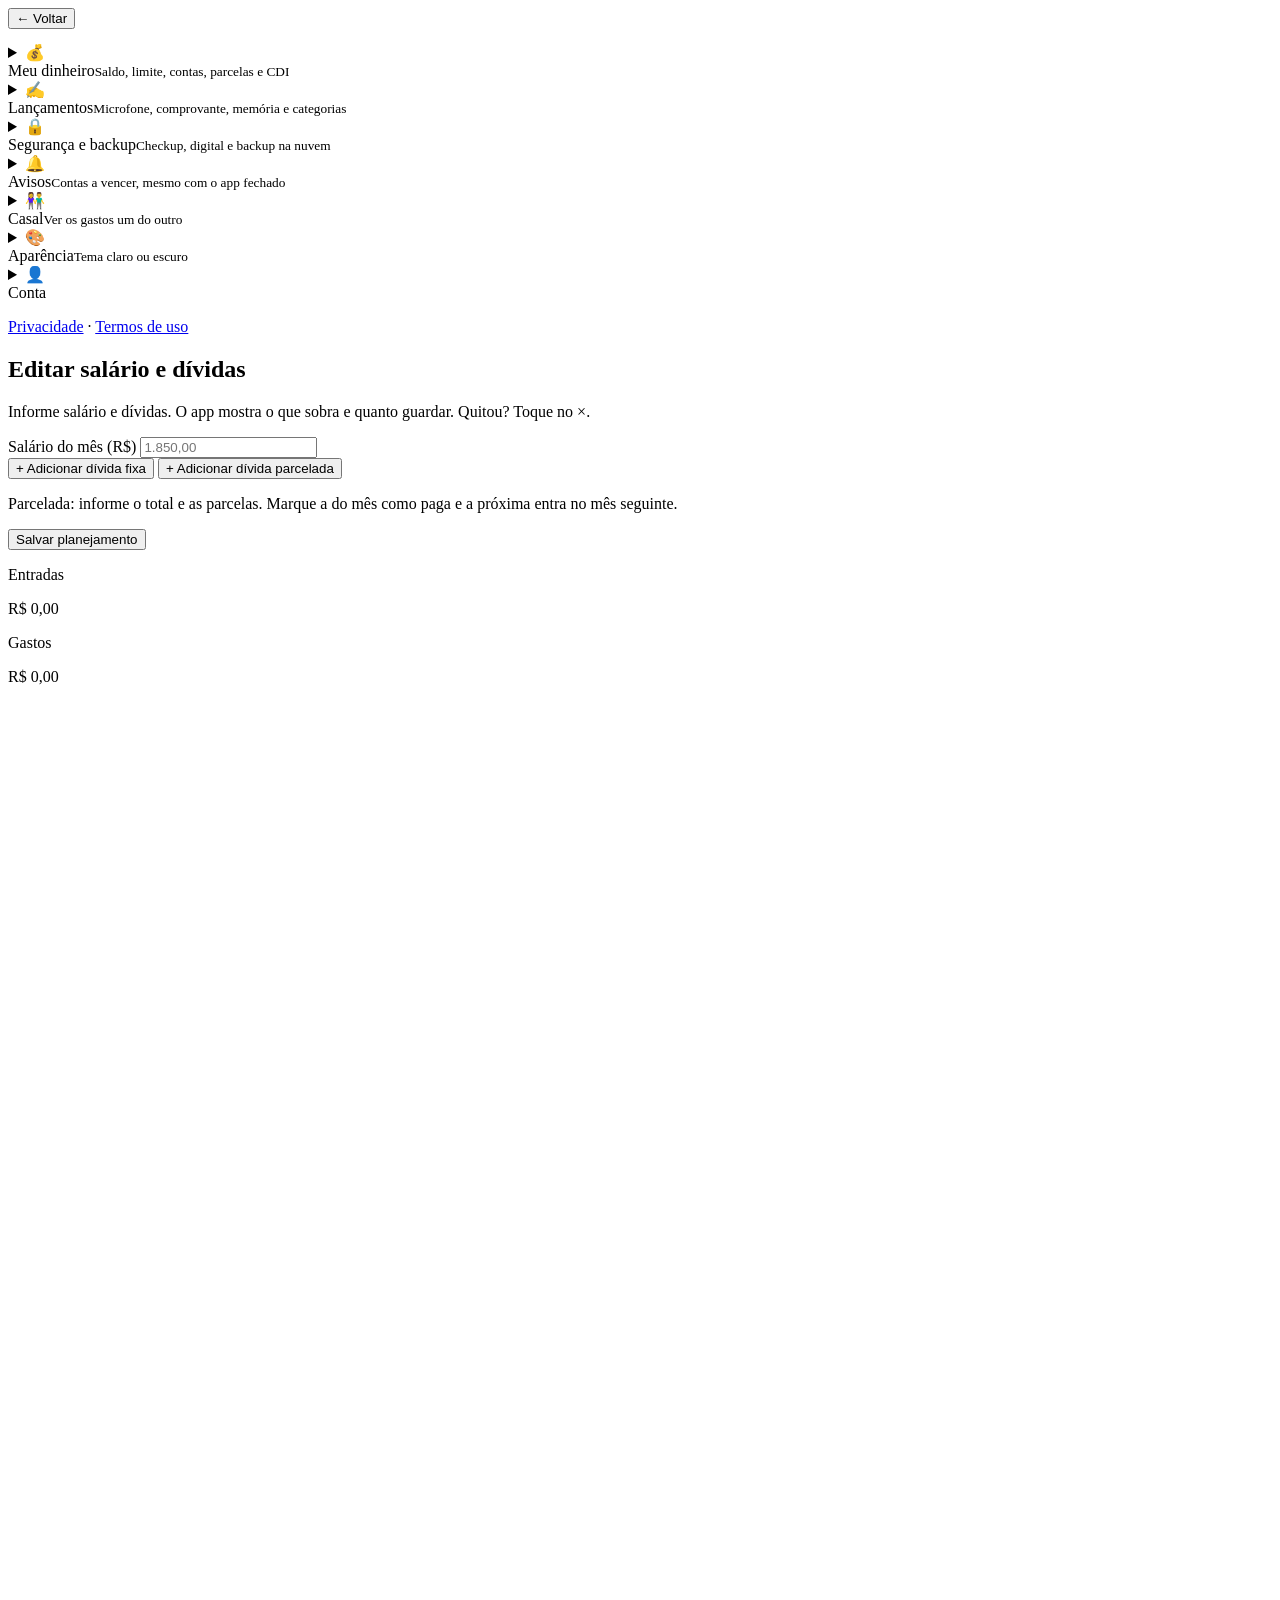
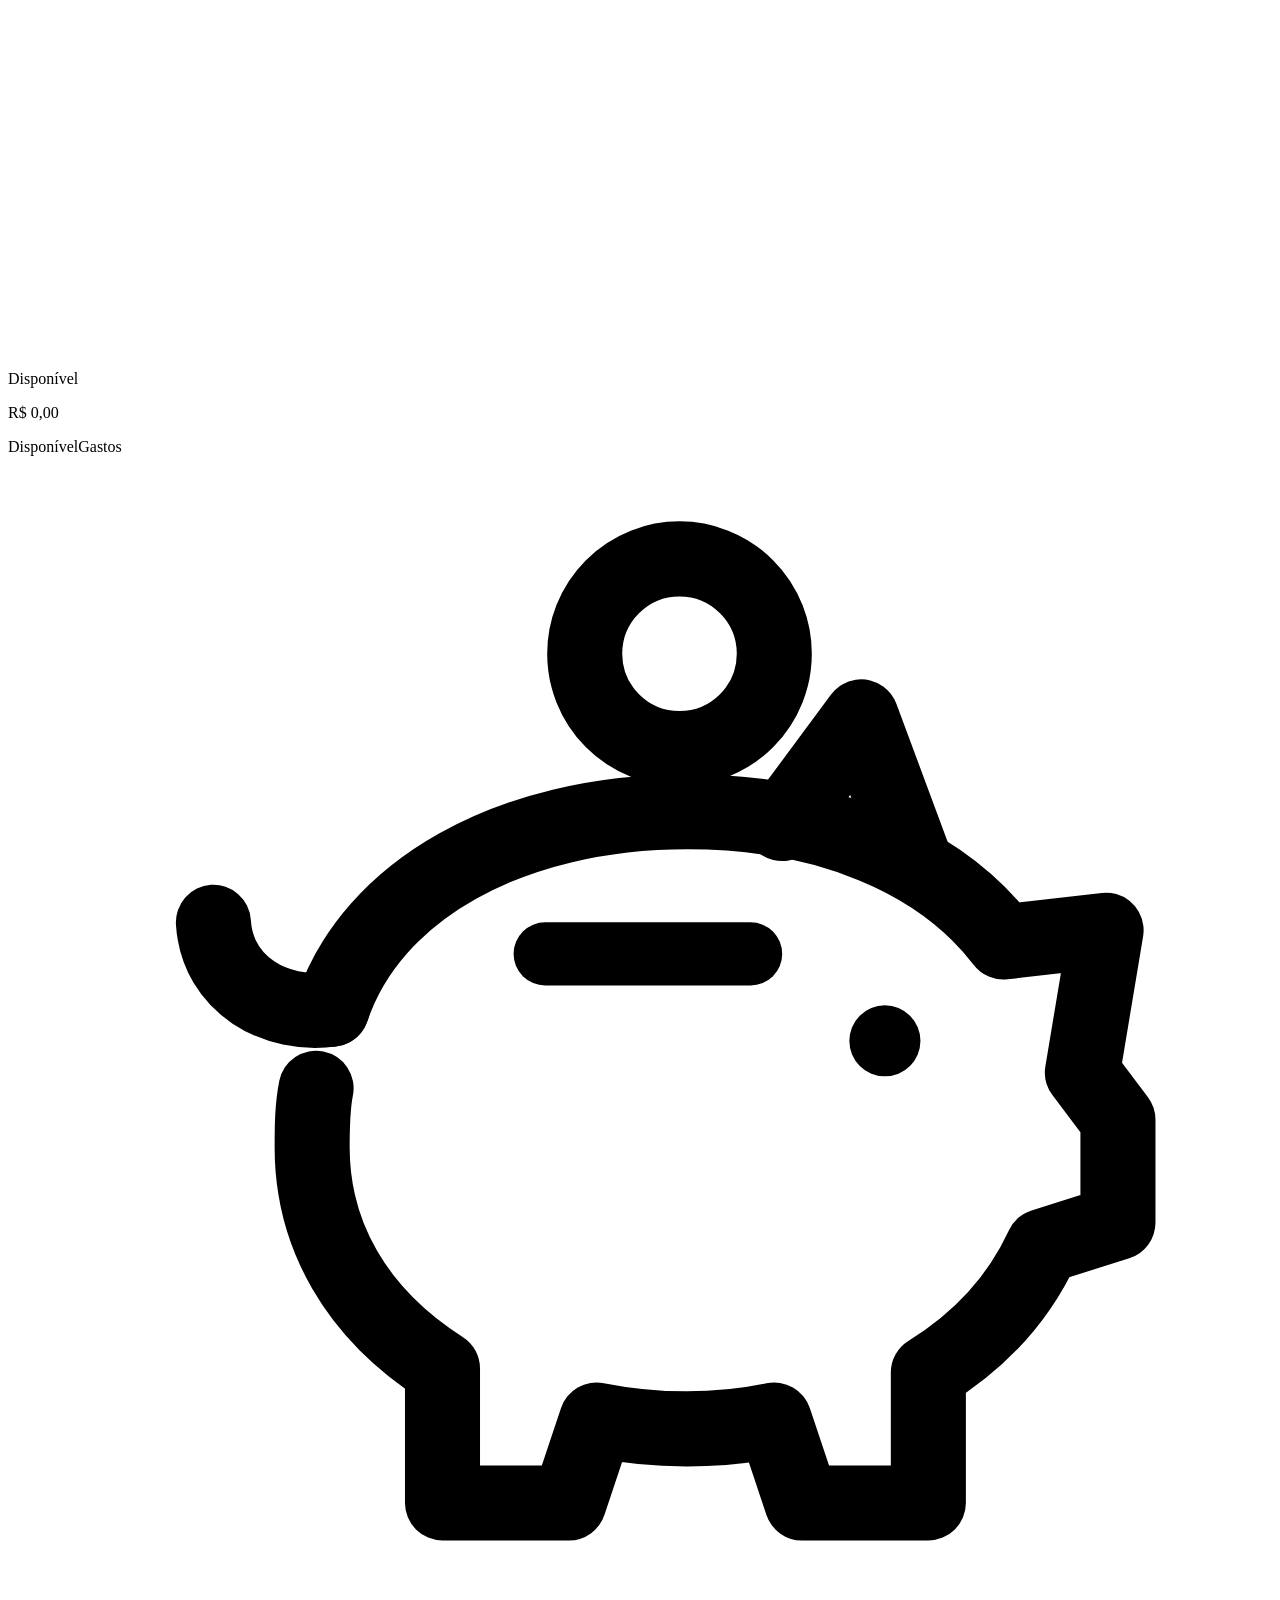
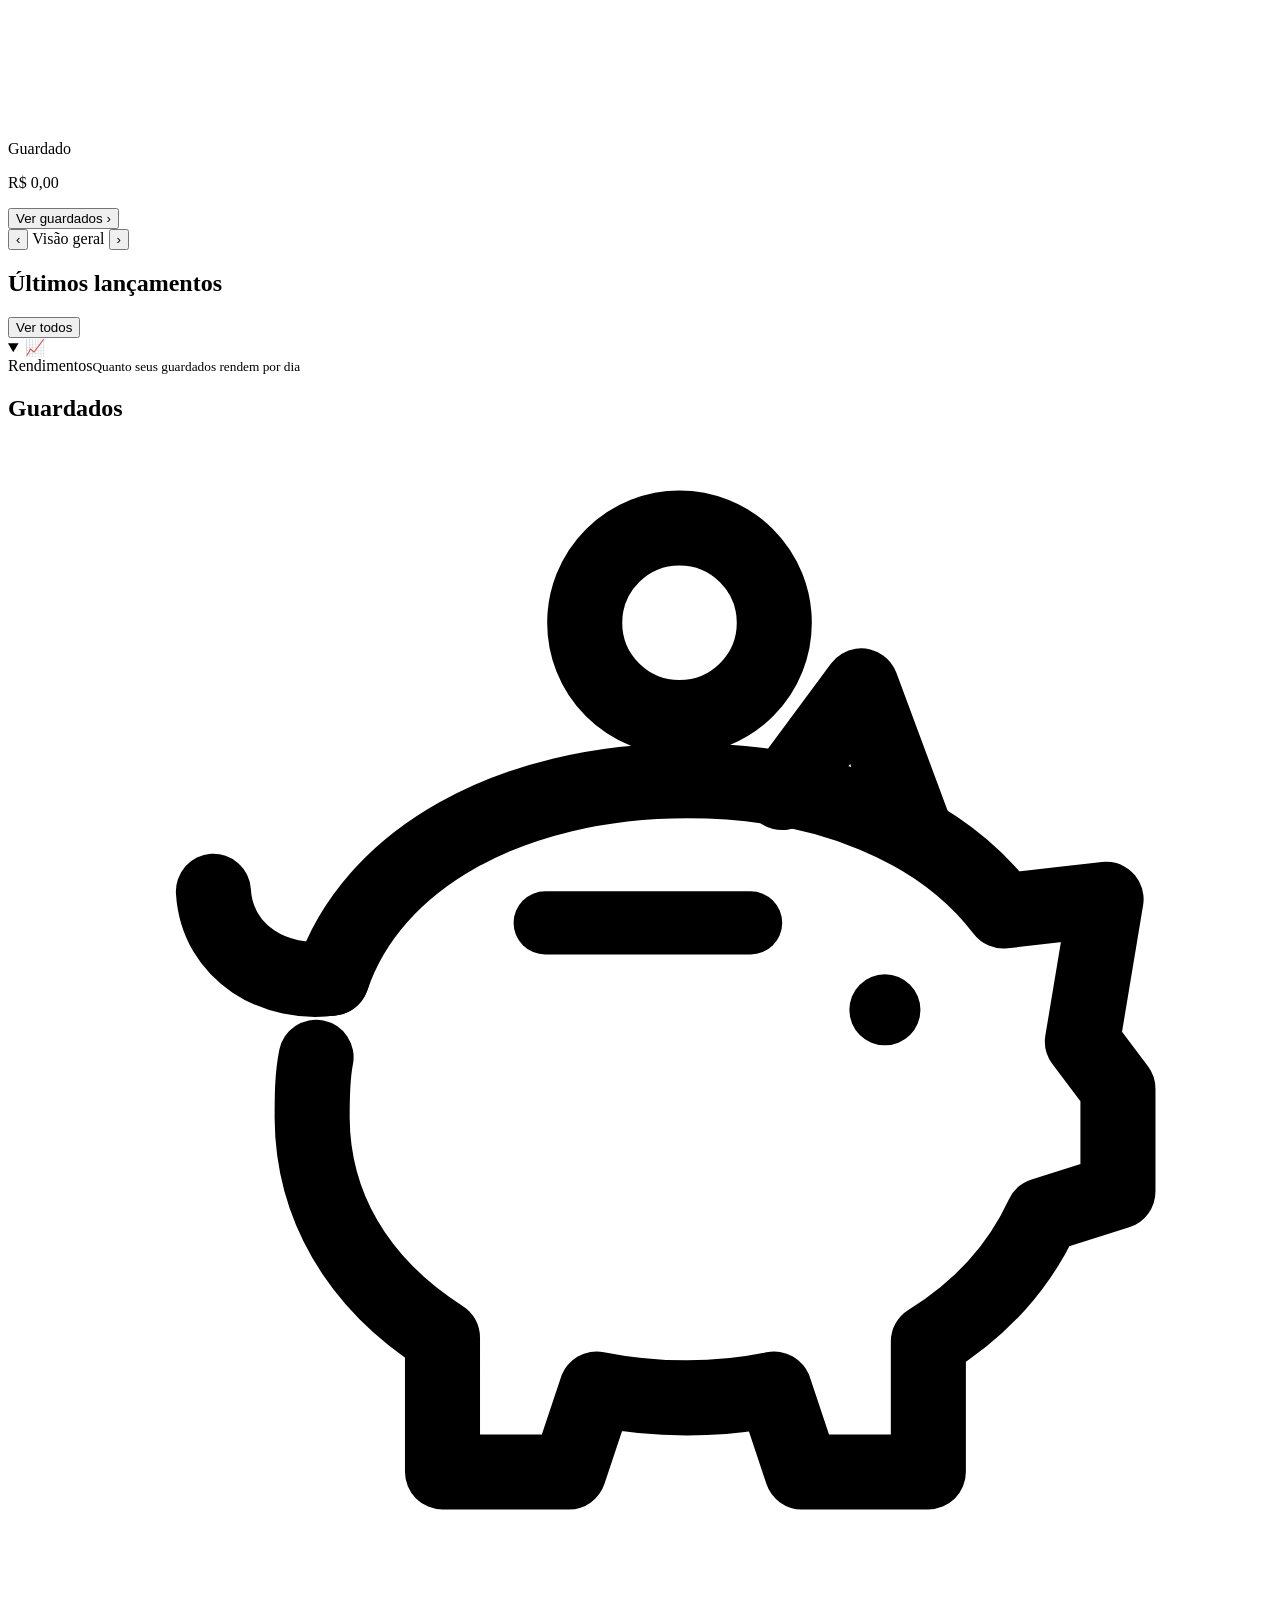
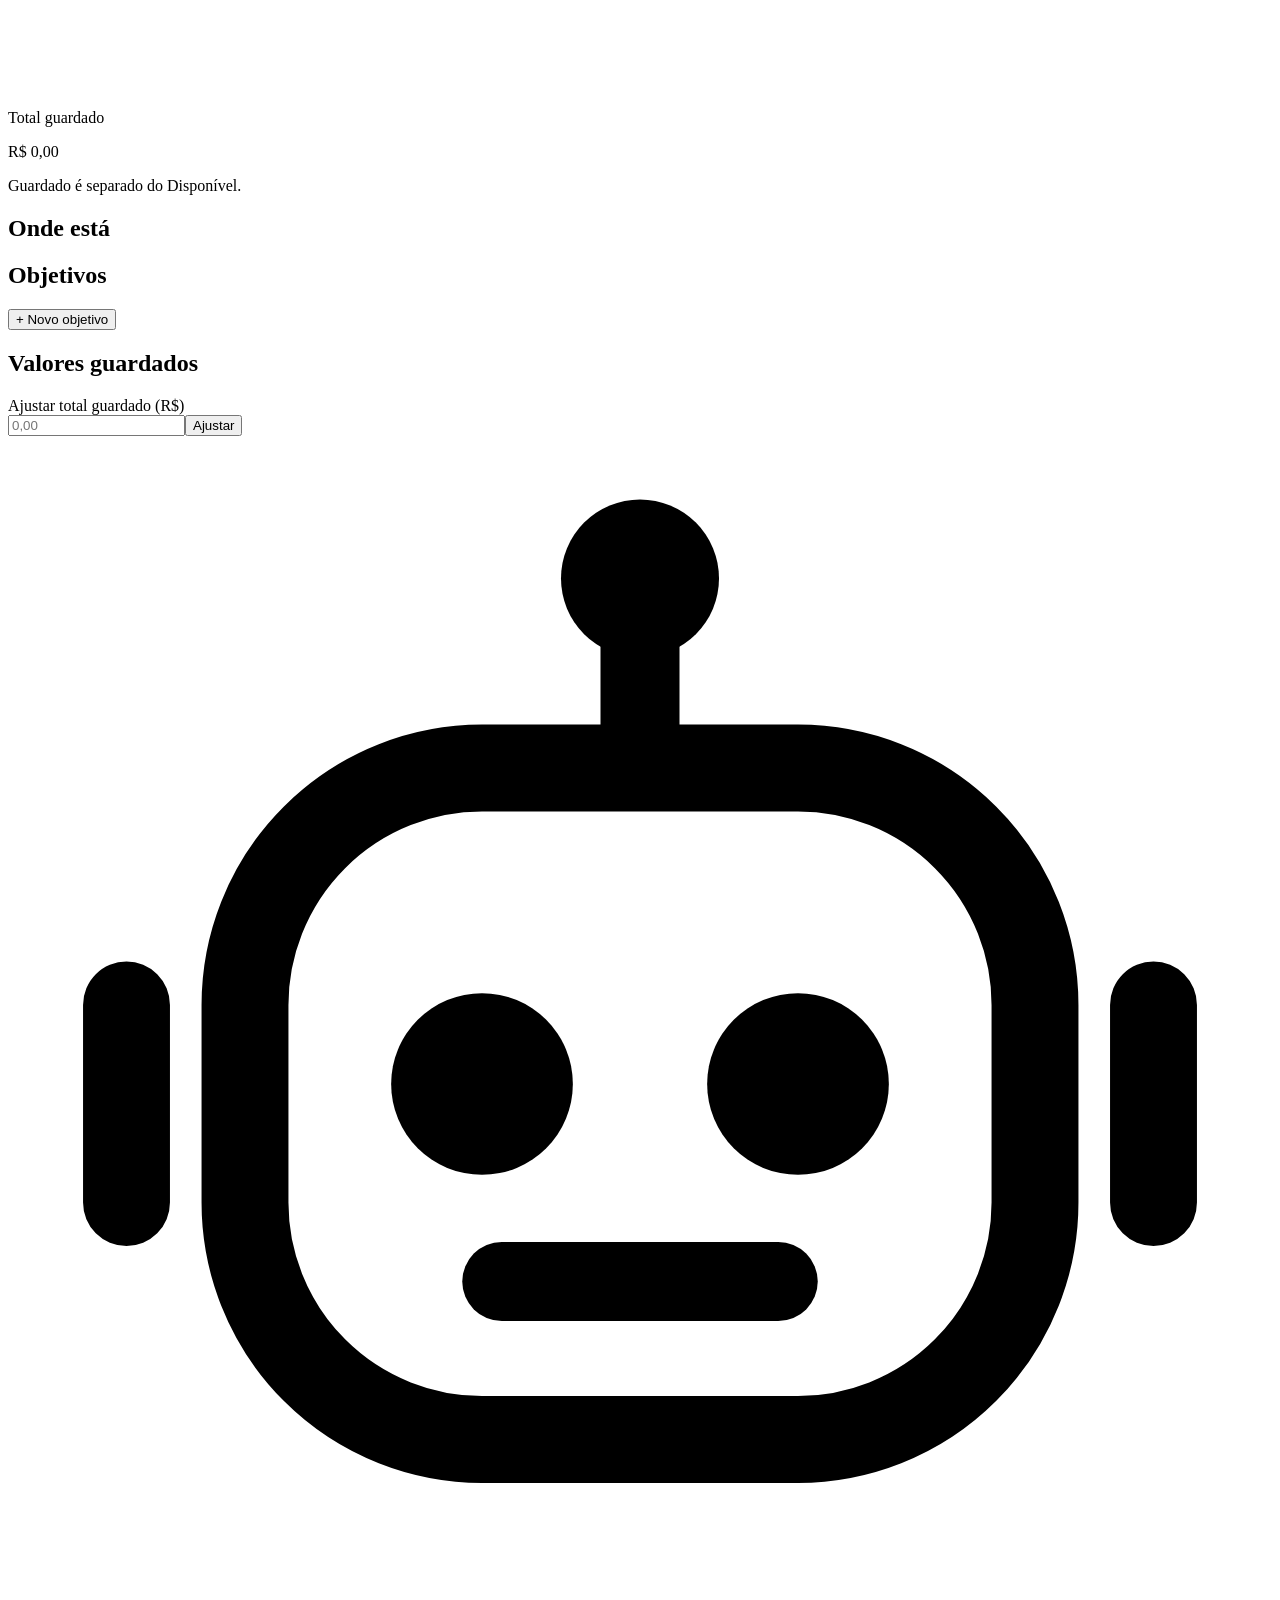
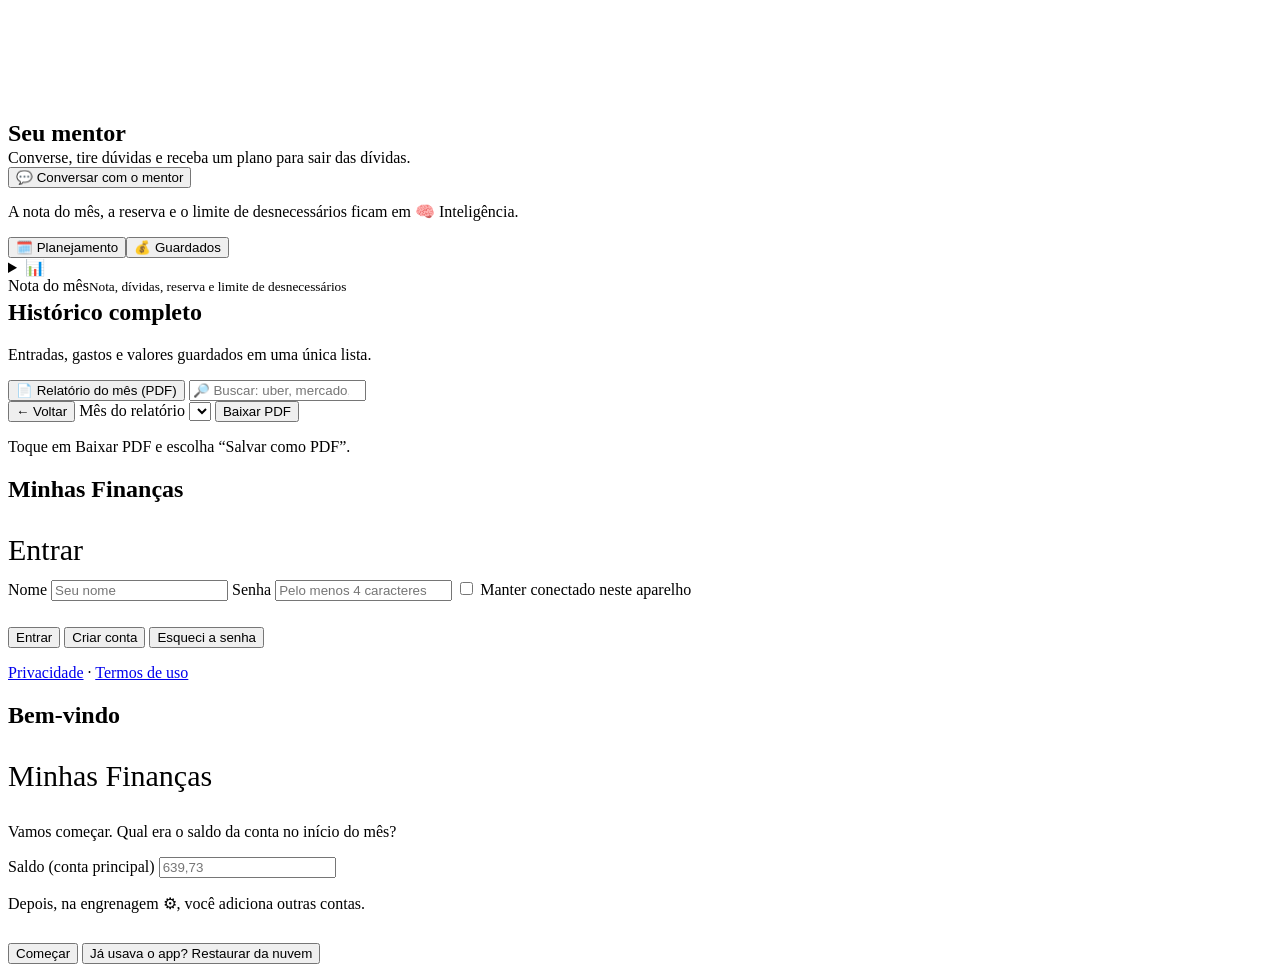
<file: src/index.html>
<!DOCTYPE html>
<html lang="pt-BR">
<head>
<meta charset="utf-8">
<meta name="app-versao" content="v1.7">
<meta http-equiv="Content-Security-Policy" content="default-src 'none'; script-src 'self' 'sha256-2mIuvmWd42KYbuBI6RzSqdmKPcouCtnYpSH7JdPOXpA=' 'sha256-kKaYbe5Y71dyZxnCPWUZMLEetuuiaifY48HeVES9iKA='; style-src 'unsafe-inline'; font-src 'self'; img-src 'self' data: blob:; connect-src 'self' https://api.bcb.gov.br https://ezivqczibtsqqqzpzcdh.supabase.co; manifest-src 'self'; worker-src 'self'; base-uri 'none'; form-action 'none'">
<meta name="referrer" content="no-referrer">
<meta name="viewport" content="width=device-width, initial-scale=1, viewport-fit=cover">
<title>Minhas Finanças</title>
<meta name="theme-color" content="#1F8A55">
<meta name="description" content="Controle de gastos por voz, com velocímetro de saldo.">
<script>try{var t_=localStorage.getItem('financas-tema');if(t_==='light'||t_==='dark')document.documentElement.setAttribute('data-theme',t_)}catch(e){}</script>
<link rel="manifest" href="manifest.json">
<link rel="icon" href="icon.svg" type="image/svg+xml">
<link rel="apple-touch-icon" href="icon.svg">
<meta name="apple-mobile-web-app-capable" content="yes">
<meta name="mobile-web-app-capable" content="yes">
<meta name="apple-mobile-web-app-title" content="Finanças">
<style>/*@@CSS@@*/</style>
</head>
<body>
<div class="top" id="top" hidden>
<button type="button" class="eng" id="topvolta" hidden aria-label="Voltar" title="Voltar">←</button>
<nav class="dots" aria-label="Navegação principal" hidden>
<button type="button" id="t1" aria-label="Principal" aria-selected="true"><i></i></button>
<button type="button" id="tp" aria-label="Planejamento" aria-selected="false"><i></i></button>
<button type="button" id="tk" aria-label="Mentor" aria-selected="false"><i></i></button>
<button type="button" id="t2" aria-label="Histórico" aria-selected="false"><i></i></button>
</nav>
<span id="ptit">Principal</span>
<button type="button" class="eng" id="eng" aria-label="Configurações" title="Configurações" aria-expanded="false">⚙</button>
</div>

<div class="aviso" id="aviso" hidden role="status"><span id="avmsg"></span><button type="button" class="add pri" id="av1"></button><button type="button" class="add" id="av2">Depois</button></div>
<div id="pages">
<section class="pg" id="pgc"><main>
<section class="cfg" id="cfg" aria-label="Configurações">
<button type="button" class="add" id="cfgvolta" style="margin:0 0 14px">← Voltar</button>
<details class="cfgs" id="cfgdin"><summary><span>💰</span><div>Meu dinheiro<small>Saldo, limite, contas, parcelas e CDI</small></div></summary><div class="cfgb">
<h2>Saldo disponível</h2>
<p class="msg" style="margin-top:0">Digite o saldo real da conta. O app ajusta o saldo inicial.</p>
<label for="disp">Disponível agora (R$)</label>
<input id="disp" inputmode="decimal" placeholder="0,00" autocomplete="off">
<button type="button" class="add pri" id="dispok">Atualizar disponível</button>
<p class="msg" id="dispmsg"></p>
<label for="limv">Limite do crédito agora (R$)</label>
<input id="limv" inputmode="decimal" placeholder="0,00" autocomplete="off">
<button type="button" class="add" id="limok">Atualizar limite</button>
<p class="msg" id="limmsg"></p>
<hr>
<h2>Contas e saldo do mês</h2>
<p class="msg" style="margin-top:0">Débito e limite do crédito de cada conta no começo do mês.</p>
<div id="contas"></div>
<button type="button" class="add" id="addc">+ Adicionar conta</button>
<button type="button" class="add pri" id="iniok">Salvar</button>
<p class="msg" id="inimsg"></p>
<hr>
<h2>Compras parceladas</h2>
<p class="msg" style="margin-top:0">Diga “tênis 300 em 3x no crédito”. A parcela de cada mês sai do Limite sozinha.</p>
<div id="parcl"></div>
<hr>
<h2>Rendimento (CDI)</h2>
<p class="msg" style="margin-top:0">Usado para calcular o rendimento dos lugares em Guardados.</p>
<label class="chk"><input type="checkbox" id="cdion"> Buscar o CDI no Banco Central automaticamente</label>
<p class="msg">Só a taxa do CDI é consultada. Nenhum dado seu é enviado.</p>
<label for="cdian">CDI ao ano, em % (usado se não houver conexão)</label>
<input id="cdian" inputmode="decimal" placeholder="Ex.: 14,65" autocomplete="off">
<button type="button" class="add pri" id="cdiok">Salvar</button>
<button type="button" class="add" id="cdiatu">Atualizar agora</button>
<p class="msg" id="cdimsg" role="status"></p>
</div></details>
<details class="cfgs" id="cfglan"><summary><span>✍️</span><div>Lançamentos<small>Microfone, comprovante, memória e categorias</small></div></summary><div class="cfgb">
<label class="chk"><input type="checkbox" id="abremic"> Abrir o app já ouvindo o microfone</label>
<label class="chk"><input type="checkbox" id="autocomp"> Lançar sozinho ao ler comprovante</label>
<p class="msg">Gasto que o app já conhece entra sozinho, com aviso para desfazer. No Android, segure o ícone do app e toque em “Falar um lançamento”.</p>
<hr>
<h2>Memória de lançamentos</h2>
<p class="msg">O app lembra como você classificou cada lugar (Útil ou Desnecessário e a categoria) e repete sozinho nos próximos lançamentos. Mude ou apague aqui.</p>
<div id="memlist"></div>
<label for="catn">Nova categoria</label><div class="row2"><div><input id="catn" maxlength="24" autocomplete="off" placeholder="Ex.: Pet, Academia"></div><div><button type="button" class="add" id="catadd" style="margin:0">Criar</button></div></div>
<p class="msg" id="catmsg" role="status"></p>
</div></details>
<details class="cfgs" id="cfgseg"><summary><span>🔒</span><div>Segurança e backup<small>Checkup, digital e backup na nuvem</small></div></summary><div class="cfgb">
<h2 style="margin-top:0">Checkup de segurança · <span id="chkres"></span></h2><div id="chkl"></div>
<hr>
<label class="chk"><input type="checkbox" id="biochk"> Entrar com a digital / Face ID</label>
<p class="msg" id="biocfg" role="status"></p>
<hr>
<h2>Backup na nuvem (automático)</h2>
<div id="nvoff"><p class="msg">Uma cópia criptografada vai sozinha para a nuvem depois de cada mudança. Só abre com a senha do backup.</p>
<label for="nvpw">Crie a senha do backup na nuvem</label><input id="nvpw" type="password" autocomplete="new-password" placeholder="mínimo 8 caracteres">
<label for="nvpw2">Repita a senha</label><input id="nvpw2" type="password" autocomplete="new-password">
<button type="button" class="add pri" id="nvliga">Ligar backup na nuvem</button></div>
<div id="nvon" hidden><p class="msg" id="nvst"></p><button type="button" class="add" id="nvagora">Enviar agora</button><button type="button" class="add perigo" id="nvdesl">Desligar e apagar da nuvem</button></div>
<details style="margin-top:10px"><summary class="msg" style="cursor:pointer">Restaurar da nuvem</summary><p class="msg">Usa o nome desta conta e a senha do backup na nuvem. Substitui os dados deste aparelho.</p><input id="nvrpw" type="password" autocomplete="current-password" placeholder="senha do backup na nuvem"><button type="button" class="add" id="nvrest">Restaurar</button><button type="button" class="add" id="nvvers">Ver versões dos últimos 7 dias</button><div id="nvvl"></div></details>
<p class="msg" id="nvmsg" role="status"></p>
<details class="cfgsub" id="cfgarq"><summary>Mais opções: backup por arquivo</summary>
<p class="msg">Backup criptografado com uma senha sua. Sem ela, o arquivo não abre.</p>
<label for="bkpw">Senha do backup (para salvar e para importar)</label>
<input id="bkpw" type="password" autocomplete="new-password" placeholder="mínimo 8 caracteres">
<button type="button" class="add" id="expShare">Compartilhar backup (WhatsApp, Drive...)</button>
<button type="button" class="add" id="exp">Salvar backup no aparelho (.json)</button>
<button type="button" class="add" id="impb">Importar backup</button>
<input type="file" id="imp" accept="application/json,.json" hidden>
<p class="msg" id="bkmsg"></p>
</details>
</div></details>
<details class="cfgs" id="cfgavi"><summary><span>🔔</span><div>Avisos<small>Contas a vencer, mesmo com o app fechado</small></div></summary><div class="cfgb">
<label class="chk"><input type="checkbox" id="avchk"> Avisar das contas a vencer</label>
<p class="msg" id="avimsg" role="status"></p>
<p class="msg">Avisa 3 dias antes, na véspera e no dia, às 9h. Usa o dia do vencimento das contas (Planejamento). O servidor só recebe as datas: nunca nomes nem valores.</p>
</div></details>
<details class="cfgs" id="cfgcas"><summary><span>👫</span><div>Casal<small id="casres">Ver os gastos um do outro</small></div></summary><div class="cfgb">
<div id="casoff"><p class="msg" style="margin-top:0">Um celular mostra o QR Code e o outro lê com a câmera. Só os gastos são mostrados. Entradas, salário, guardados e dívidas ficam só com você.</p><button type="button" class="add pri" id="casmos">📱 Mostrar meu QR Code</button><button type="button" class="add" id="casler">📷 Ler o QR Code do outro celular</button></div>
<div id="casqr" hidden><canvas id="qcv" width="10" height="10" aria-label="QR Code do casal"></canvas><p class="msg">Ou digite no outro celular:<br><b id="cascod"></b></p><button type="button" class="add" id="casqx">Fechar QR Code</button></div>
<div id="cascam" hidden><video id="qvid" playsinline muted hidden></video><p class="msg" id="cascmsg" role="status"></p><label for="qcode">Ou digite o código</label><div class="campo"><input id="qcode" autocomplete="off" autocapitalize="characters" spellcheck="false" placeholder="XXXX-XXXX-XXXX-XXXX-XXXX" maxlength="40"><button type="button" class="add pri" id="casdig" style="width:auto;margin:0;padding:0 16px">OK</button></div><button type="button" class="add" id="cascx">Cancelar</button></div>
<div id="casok" hidden><p class="msg"><b>✅ Pronto! Celulares ligados.</b><br>Agora escolha o que você mostra.</p></div>
<div id="cason" hidden><p class="msg" id="casst" style="margin-top:0"></p><label for="casnome">Seu nome no casal</label><input id="casnome" maxlength="20" autocomplete="off" placeholder="Ex.: Gui"><label>O que você mostra</label><div class="temas" id="casniv" role="radiogroup" aria-label="O que você mostra"><button type="button" role="radio" data-n="det">Detalhado</button><button type="button" role="radio" data-n="tot">Só totais</button><button type="button" role="radio" data-n="pau">Pausar</button></div><p class="msg" id="casnivx"></p><button type="button" class="add pri" id="casver">👫 Ver gastos do casal</button><button type="button" class="add" id="casmos2">Mostrar meu QR Code de novo</button><button type="button" class="add" id="casler2">📷 Ler o QR Code do outro celular</button><p class="msg">Criptografado de ponta a ponta: nem o servidor consegue ler. Atualiza quando o app é aberto.</p><button type="button" class="add perigo" id="cassai">Desfazer casal</button></div>
<p class="msg" id="casmsg" role="status"></p>
</div></details>
<details class="cfgs" id="cfgadm" hidden><summary><span>🛡️</span><div>Administrador<small>Gerenciar convites e quem usa o app</small></div></summary><div class="cfgb">
<button type="button" class="add pri" id="admgera">➕ Gerar convite</button>
<div id="admnovo" hidden><p class="admcod" id="admcod"></p><p class="msg" id="admvence" style="text-align:center"></p><div class="row2"><div><button type="button" class="add" id="admcp" style="margin:0">Copiar</button></div><div><button type="button" class="add" id="admsh" style="margin:0">Enviar</button></div></div></div>
<p class="msg" id="admmsg" role="status"></p>
<p class="msg" id="admesp"></p>
<h2>Quem usa o app</h2><div id="admus"></div>
<h2>Convites em aberto</h2><div id="admcv"></div>
<button type="button" class="linkb" id="admatu">🔄 Atualizar</button>
<p class="msg">Bloquear: a pessoa não abre mais o app (vale na próxima vez que abrir com internet). Remover: precisa de um código novo para voltar. Quem fica 30 dias sem usar precisa de código novo. Você nunca vê os gastos de ninguém.</p>
</div></details>
<details class="cfgs" id="cfgapa"><summary><span>🎨</span><div>Aparência<small>Tema claro ou escuro</small></div></summary><div class="cfgb">
<div class="temas" id="temas" role="radiogroup" aria-label="Tema"><button type="button" data-t="auto" role="radio">Automático</button><button type="button" data-t="light" role="radio">☀️ Claro</button><button type="button" data-t="dark" role="radio">🌙 Escuro</button></div>
<p class="msg">Automático segue o tema do celular.</p>
</div></details>
<details class="cfgs" id="cfgcon"><summary><span>👤</span><div>Conta<small id="quem"></small></div></summary><div class="cfgb">
<details class="cfgsub" id="trocapw"><summary>Trocar a senha do app</summary><label for="pwa">Senha atual</label><input id="pwa" type="password" autocomplete="current-password"><label for="pwn">Nova senha</label><input id="pwn" type="password" autocomplete="new-password" placeholder="8+ caracteres, letras e números"><label for="pwn2">Repita a nova senha</label><input id="pwn2" type="password" autocomplete="new-password"><button type="button" class="add pri" id="pwok">Trocar senha</button><p class="msg" id="pwmsg" role="status"></p></details>
<details class="cfgsub" id="recbox"><summary>Código de recuperação <span id="recst"></span></summary><p class="msg" id="recx"></p><label for="recpw">Senha do app</label><input id="recpw" type="password" autocomplete="current-password"><button type="button" class="add" id="recger">Gerar código de recuperação</button><p class="msg" id="recm" role="status"></p></details>
<details class="cfgsub" id="admatv"><summary>Ativar administrador</summary><label for="admac">Código de ativação</label><input id="admac" autocomplete="off" autocapitalize="characters" spellcheck="false" placeholder="ADM-XXXX-XXXX-XXXX" maxlength="30"><button type="button" class="add" id="admacok">Ativar</button><p class="msg" id="admacm" role="status"></p></details>
<details class="cfgsub" id="errbox"><summary>Erros do app <span id="errn"></span></summary><div id="errl"></div><button type="button" class="add" id="errcp" hidden>Copiar para mandar ao Claude</button><button type="button" class="add" id="errlimpa" hidden>Limpar</button><p class="msg">Guarda só a mensagem técnica, sem valores. Se algo der errado, copie e mande ao Claude.</p></details>
<button type="button" class="add" id="novab">Novidades desta versão</button>
<button type="button" class="add" id="rever">Rever o tutorial</button>
<p class="msg">O mês fecha sozinho no dia 1: o resumo vai para o Histórico e o saldo passa para o mês novo.</p>
<button type="button" class="add" id="fecha" hidden>Fechar o mês anterior agora</button>
<button type="button" class="add" id="reabre" hidden>Desfazer o último fechamento</button>
<p class="msg" id="fmsg"></p>
<button type="button" class="add" id="sair">Sair</button>
<button type="button" class="add perigo" id="zera">Apagar meus dados e recomeçar</button>
<button type="button" class="add perigo" id="delc">Excluir minha conta</button>
</div></details>
<p class="ver" id="ver"></p>
<p class="ver"><a href="privacidade.html" target="_blank" rel="noopener">Privacidade</a> · <a href="termos.html" target="_blank" rel="noopener">Termos de uso</a></p>
</section>
</main></section>
<section class="pg" id="pgp"><main>
<div class="planv" id="gaugePlan"></div>
<section class="cfg" aria-label="Editar salário e dívidas">
<h2>Editar salário e dívidas</h2>
<p class="msg" style="margin-top:0">Informe salário e dívidas. O app mostra o que sobra e quanto guardar. Quitou? Toque no ×.</p>
<label for="sal">Salário do mês (R$)</label>
<input id="sal" inputmode="decimal" placeholder="1.850,00" autocomplete="off">
<div id="dividas"></div>
<button type="button" class="add" id="addd">+ Adicionar dívida fixa</button>
<button type="button" class="add" id="addp">+ Adicionar dívida parcelada</button>
<p class="msg">Parcelada: informe o total e as parcelas. Marque a do mês como paga e a próxima entra no mês seguinte.</p>
<button type="button" class="add pri" id="divok">Salvar planejamento</button>
<p class="msg" id="divmsg"></p>
</section>
</main></section>
<!-- ============ GASTOS ============ -->
<section class="pg" id="pg1">
<main>
<section class="vencw" id="venc" hidden aria-label="Contas a vencer"></section>


<div class="duo summary-grid">
<div><span class="dl">Entradas</span><p class="saldo" id="entradasTotal" style="color:var(--pos)">R$ 0,00</p></div>
<div><span class="dl">Gastos</span><p class="saldo gasto" id="gasto">R$ 0,00</p></div>
</div>
<span id="guardadoTotal" hidden></span>
<section class="gauge" id="gaugeCard" aria-label="Painel financeiro: deslize ou use as setas para alternar entre disponível e guardado">
<div class="gauge-viewport" id="gaugeViewport">
  <div class="gauge-slide active" data-gslide="0" aria-label="Disponível">
    <div class="ringbox"><svg id="ring" viewBox="0 0 200 200" role="img" aria-label="Anel: verde é o disponível, vermelho os gastos"></svg><div class="ringc"><span class="dl">Disponível</span><p class="saldo" id="saldo">R$ 0,00</p><span class="lim" id="limc" hidden></span></div></div>
    <p class="rleg"><span><i style="background:var(--pos)"></i>Disponível</span><span><i style="background:var(--neg)"></i>Gastos</span><button type="button" class="linkb" id="fatbtn" hidden>Pagar fatura</button></p>
  </div>
  <div class="gauge-slide" data-gslide="1" aria-label="Guardado" id="gaugeSaved"><div class="gsimp"><svg class="porco" aria-hidden="true" viewBox="0 0 32 32" fill="none" stroke="currentColor" stroke-width="1.9" stroke-linecap="round" stroke-linejoin="round"><circle cx="17" cy="4.6" r="2.4"/><path d="M8.2 13.6c1-3 4.5-5 9-5 3.5 0 6.4 1.2 8 3.3l2.6-.3-.6 3.6.9 1.2v2.6l-1.9.6c-.6 1.3-1.6 2.4-2.9 3.2v3.3h-3.2l-.7-2.1c-1.4.3-3 .3-4.5 0l-.7 2.1h-3.2v-3.4c-2.2-1.4-3.3-3.4-3.3-5.6 0-.5 0-1 .1-1.5"/><path d="M8.2 13.6c-1.4.2-2.9-.6-3-2.2"/><path d="M19.6 8.9l2-2.7 1.3 3.5"/><path d="M13.6 12.2h5.2" stroke-width="1.6"/><circle cx="22.2" cy="14.4" r=".9" fill="currentColor" stroke="none"/></svg><span class="dl">Guardado</span><p class="saldo" id="gsv">R$ 0,00</p><p class="sub" id="gss"></p><button type="button" class="linkb" id="gsver">Ver guardados ›</button></div></div>
</div>
<div class="gauge-nav" aria-label="Mudar painel">
  <button type="button" id="gPrev" aria-label="Painel anterior" title="Painel anterior">‹</button>
  <span class="gauge-name" id="gaugeName">Visão geral</span>
  <button type="button" id="gNext" aria-label="Próximo painel" title="Próximo painel">›</button>
</div>
<div class="gauge-dots" aria-hidden="true"><i class="active"></i><i></i></div>
</section>
<div id="cardsBox" class="cardsbox" hidden></div>

<p class="prev" id="prev" hidden></p>
<section class="ult" id="ultimos"><div class="ulth"><h2>Últimos lançamentos</h2><button type="button" class="linkb" id="ultver">Ver todos</button></div><div id="ultl"></div></section>
<details class="cfgs rendd" id="rendd" open><summary><span>📈</span><div>Rendimentos<small>Quanto seus guardados rendem por dia</small></div></summary><div class="cfgb"><section class="rend" id="rendBox" aria-label="Rendimentos"></section></div></details>
</main>
</section>

<!-- ============ GUARDADOS ============ -->
<section class="pg" id="pg3">
<main>
<h1>Guardados</h1>
<div class="gcard"><svg class="porco" aria-hidden="true" viewBox="0 0 32 32" fill="none" stroke="currentColor" stroke-width="1.9" stroke-linecap="round" stroke-linejoin="round"><circle cx="17" cy="4.6" r="2.4"/><path d="M8.2 13.6c1-3 4.5-5 9-5 3.5 0 6.4 1.2 8 3.3l2.6-.3-.6 3.6.9 1.2v2.6l-1.9.6c-.6 1.3-1.6 2.4-2.9 3.2v3.3h-3.2l-.7-2.1c-1.4.3-3 .3-4.5 0l-.7 2.1h-3.2v-3.4c-2.2-1.4-3.3-3.4-3.3-5.6 0-.5 0-1 .1-1.5"/><path d="M8.2 13.6c-1.4.2-2.9-.6-3-2.2"/><path d="M19.6 8.9l2-2.7 1.3 3.5"/><path d="M13.6 12.2h5.2" stroke-width="1.6"/><circle cx="22.2" cy="14.4" r=".9" fill="currentColor" stroke="none"/></svg><span class="dl">Total guardado</span><p class="saldo" id="gtot">R$ 0,00</p><p class="sub" id="gsub" style="margin-bottom:0"></p></div>
<p class="hint">Guardado é separado do Disponível.</p>
<h2>Onde está</h2>
<div id="gplaces"></div>
<div id="grend"></div>
<h2>Objetivos</h2>
<div id="gobjs"></div>
<button type="button" class="add" id="gobjnew">+ Novo objetivo</button>
<div id="gobjform" hidden><label for="gon">Nome</label><input id="gon" autocomplete="off" placeholder="Ex.: Reserva, Viagem"><div class="row2"><div><label for="gom">Meta (R$)</label><input id="gom" inputmode="decimal" autocomplete="off" placeholder="0,00"></div><div><label for="goi">Já tenho (R$)</label><input id="goi" inputmode="decimal" autocomplete="off" placeholder="0,00"></div></div><label for="gop">Prazo (opcional)</label><input id="gop" type="date"><button type="button" class="add pri" id="gook">Salvar objetivo</button><p class="msg" id="gomsg"></p></div>
<h2>Valores guardados</h2>
<div class="gadj"><label for="gnov">Ajustar total guardado (R$)</label><div class="gadjr"><input id="gnov" inputmode="decimal" placeholder="0,00" autocomplete="off"><button type="button" class="add pri" id="gnovok">Ajustar</button></div><p class="msg" id="gmsg"></p></div>
<div id="lista3"></div>
</main>
</section>

<!-- ============ CONSULTORIA ============ -->
<section class="pg" id="pgk">
<main>
<div class="mencard"><svg viewBox="0 0 32 32" aria-hidden="true"><path d="M16 3.5V8" stroke="currentColor" stroke-width="2" stroke-linecap="round"/><circle cx="16" cy="3.2" r="2" fill="currentColor"/><rect x="6" y="8" width="20" height="17" rx="6" fill="none" stroke="currentColor" stroke-width="2.2"/><circle cx="12" cy="16" r="2.3" fill="currentColor"/><circle cx="20" cy="16" r="2.3" fill="currentColor"/><path d="M12.5 21h7" stroke="currentColor" stroke-width="2" stroke-linecap="round"/><path d="M3 14v5M29 14v5" stroke="currentColor" stroke-width="2.2" stroke-linecap="round"/></svg><div><h2 style="margin:0">Seu mentor</h2><p class="sub" style="margin:2px 0 0">Converse, tire dúvidas e receba um plano para sair das dívidas.</p></div></div>
<button type="button" class="add pri" id="menab">💬 Conversar com o mentor<span class="mnovo" id="menn" hidden>novo</span></button>
<p class="sub" style="margin-top:14px">A nota do mês, a reserva e o limite de desnecessários ficam em 🧠 Inteligência.</p>
</main>
</section>

<!-- ============ PLANEJAMENTO E GUARDADOS ============ -->
<section class="pg" id="pgi">
<main>
<div class="itabs" id="itabs" role="tablist"><button type="button" role="tab" data-it="pla" aria-selected="true">🗓️ Planejamento</button><button type="button" role="tab" data-it="gua" aria-selected="false">💰 Guardados</button></div>
<div id="itPla" hidden></div>
<div id="itGua" hidden></div>
</main>
</section>

<!-- ============ INTELIGÊNCIA ============ -->
<section class="pg" id="pgy"><main><div id="cyBox"></div></main></section>
<section class="pg" id="pgx">
<main>
<details class="cfgs consd" id="consd"><summary><span>📊</span><div>Nota do mês<small id="consres">Nota, dívidas, reserva e limite de desnecessários</small></div></summary><div class="cfgb"><div id="consBox"></div></div></details>
<div id="xBox"></div>
</main>
</section>

<!-- ============ HISTÓRICO ============ -->
<section class="pg" id="pg4">
<main>
<h2 style="margin-top:4px">Histórico completo</h2>
<p class="sub">Entradas, gastos e valores guardados em uma única lista.</p>
<button type="button" class="add pri" id="relab">📄 Relatório do mês (PDF)</button>
<input id="hbusca" class="hbusca" type="search" placeholder="🔎 Buscar: uber, mercado, pix..." autocomplete="off" enterkeyhint="search" aria-label="Buscar no histórico"><p class="hbres" id="hbres" hidden role="status"></p>
<section class="cal" id="cal" aria-label="Calendário do mês"></section>
<div class="hcats" id="histcats" hidden></div>
<div id="listaHist"></div>
</main>
</section>

<!-- ============ RELATÓRIO ============ -->
<section class="pg" id="pgr">
<main class="rel">
<div class="relbar">
<button type="button" class="add" id="relvolta">← Voltar</button>
<label for="relmes">Mês do relatório</label>
<select id="relmes"></select>
<button type="button" class="add pri" id="relpdf">Baixar PDF</button>
<p class="msg">Toque em Baixar PDF e escolha “Salvar como PDF”.</p>
</div>
<div id="relDoc"></div>
</main>
</section>

<!-- ============ LOGIN ============ -->
<section class="pg" id="pga">
<main>
<h1>Minhas Finanças</h1>
<p class="saldo" style="font-size:30px;margin-bottom:12px" id="atit">Entrar</p>
<div class="iostip" id="uios" hidden>📱 <b>No iPhone, use pelo ícone.</b> Toque em Compartilhar → “Adicionar à Tela de Início” e abra o app por lá. O que for criado aqui no navegador fica só no navegador.<span id="uiosc"></span></div>
<section class="form" id="uform">
<label for="un" style="margin-top:0">Nome</label>
<input id="un" autocomplete="username" autocapitalize="words" placeholder="Seu nome">
<label for="up">Senha</label>
<input id="up" type="password" autocomplete="current-password" placeholder="Pelo menos 4 caracteres">
<div id="ucw" hidden><label for="up2">Repita a senha</label><input id="up2" type="password" autocomplete="new-password"><label for="ucod">Código de convite</label><input id="ucod" autocomplete="off" autocapitalize="characters" spellcheck="false" placeholder="FIN-XXXX-XXXX" maxlength="20"><p class="hint" style="margin-top:4px">Peça o código ao administrador do app.</p></div>
<label class="chk"><input type="checkbox" id="ulem"> Manter conectado neste aparelho</label>
<p class="hint" id="umsg" role="alert"></p>
<button class="add pri" id="uok" type="button">Entrar</button>
<button class="add" id="usw" type="button">Criar conta</button>
<button class="linkb" id="uesq" type="button" style="margin-top:10px">Esqueci a senha</button>
<p class="hint" id="unote"></p>
</section>
<section class="form" id="resw" hidden>
<h2 style="margin-top:0">Esqueci a senha</h2><p class="msg" style="margin-top:0">Use o código de recuperação que apareceu quando você criou a conta.</p>
<label for="rnome">Nome da conta</label><input id="rnome" autocomplete="username" autocapitalize="words">
<label for="rcod">Código de recuperação</label><input id="rcod" autocomplete="off" autocapitalize="characters" spellcheck="false" placeholder="REC-XXXX-XXXX-XXXX-XXXX" maxlength="30">
<label for="rpw">Senha nova</label><input id="rpw" type="password" autocomplete="new-password" placeholder="8+ caracteres, letras e números">
<label for="rpw2">Repita a senha nova</label><input id="rpw2" type="password" autocomplete="new-password">
<p class="hint" id="rmsg" role="alert"></p><button class="add pri" id="rok" type="button">Criar senha nova</button><button class="add" id="rvolta" type="button">Voltar</button>
</section>
<p class="ver" id="ver2"></p>
<p class="ver"><a href="privacidade.html" target="_blank" rel="noopener">Privacidade</a> · <a href="termos.html" target="_blank" rel="noopener">Termos de uso</a></p>
</main>
</section>

<!-- ============ PRIMEIRO USO ============ -->
<section class="pg" id="pgs">
<main>
<h1>Bem-vindo</h1>
<p class="saldo" style="font-size:30px" id="bemv">Minhas Finanças</p>
<p class="sub">Vamos começar. Qual era o saldo da conta no início do mês?</p>
<section class="form">
<label for="ini0" style="margin-top:0">Saldo (conta principal)</label>
<input id="ini0" inputmode="decimal" value="" placeholder="639,73" autocomplete="off">
<p class="hint" id="ini0msg">Depois, na engrenagem ⚙, você adiciona outras contas.</p>
<button class="add pri" id="ini0ok" type="button">Começar</button>
<button class="linkb" id="ininv" type="button" style="margin-top:14px">Já usava o app? Restaurar da nuvem</button>
<div id="ininvw" hidden><p class="hint">Use o mesmo nome de conta do outro celular e a senha do backup na nuvem.</p><input id="ininvpw" type="password" autocomplete="current-password" placeholder="senha do backup na nuvem"><button class="add" id="ininvok" type="button">Restaurar</button><p class="msg" id="ininvmsg" role="status"></p></div>
</section>
</main>
</section>
</div>

<div class="sheet" id="lan" hidden role="dialog" aria-modal="true" aria-labelledby="lant"><div class="sheetbox"><div class="lanh"><h2 id="lant">Lançamentos</h2><button type="button" class="add" id="lanx">Fechar</button></div><p class="msg" style="margin-top:4px">Só para ver. Para editar ou apagar, use a aba Histórico.</p><div id="lantot"></div><div id="lanl"></div></div></div>
<div class="sheet" id="edit" hidden role="dialog" aria-modal="true" aria-label="Lançamento"><div class="sheetbox">
<h2 id="etit">Editar lançamento</h2>
<label for="ed" style="margin-top:0">Descrição</label><input id="ed" autocomplete="off">
<div class="row2"><div><label for="ev">Valor (R$)</label><input id="ev" inputmode="decimal" autocomplete="off"></div><div><label for="edt">Data</label><input id="edt" type="date"></div></div>
<div class="row2"><div><label for="eh">Hora</label><input id="eh" type="time"></div><div><label for="ep">Pagamento</label><select id="ep"></select></div></div>
<div id="ecw2" hidden><label for="ecard">Cartão de crédito</label><select id="ecard"></select></div>
<div id="epw" hidden><label for="epar">Parcelas no crédito</label><select id="epar"></select><p class="hint" id="eparn" style="margin:6px 0 0"></p></div>
<label>Tipo</label><div class="tipos" id="etipo"></div>
<div id="ecw" hidden><label for="ecat">Categoria</label><select id="ecat"></select><input id="ecatn" placeholder="Nome da nova categoria" autocomplete="off" maxlength="24" hidden style="margin-top:6px"></div>
<div id="ewg" hidden><div class="row2"><div><label for="elug">Onde está</label><select id="elug"></select></div><div><label for="eobj">Objetivo</label><select id="eobj"></select></div></div><input id="elugn" placeholder="Nome do novo lugar" autocomplete="off" hidden></div>
<p class="hint" id="emsg" role="alert"></p>
<button class="add pri" id="esalva" type="button">Salvar alterações</button>
<button class="add" id="ecancela" type="button">Cancelar</button>
<button class="add perigo" id="eapaga" type="button">Apagar lançamento</button>
</div></div>
<div class="sheet" id="fat" hidden role="dialog" aria-modal="true" aria-label="Pagar fatura"><div class="sheetbox">
<h2>Pagar fatura</h2><p class="msg" id="fatinfo" style="margin-top:0"></p>
<label for="fatv">Valor (R$)</label><input id="fatv" inputmode="decimal" autocomplete="off">
<p class="hint" id="fatmsg" role="alert"></p>
<button class="add pri" id="fatok" type="button">Pagar fatura</button>
<button class="add" id="fatcan" type="button">Cancelar</button>
</div></div>
<div class="tut" id="tut" hidden role="dialog" aria-modal="true" aria-label="Tutorial"><div class="tut-hole" id="tuth"></div><div class="tut-b" id="tutb"><div class="tut-ar" id="tuta"></div><b id="tutt"></b><p id="tutx"></p><div class="tf"><button type="button" class="tp" id="tutp">Pular</button><span id="tutn"></span><button type="button" id="tutv">Voltar</button><button type="button" class="pri" id="tutk">Próximo</button></div></div></div>
<button type="button" class="robo" id="robo" hidden aria-label="Abrir o mentor financeiro" title="Mentor financeiro"><svg viewBox="0 0 32 32" aria-hidden="true"><path d="M16 3.5V8" stroke="currentColor" stroke-width="2" stroke-linecap="round"/><circle cx="16" cy="3.2" r="2" fill="currentColor"/><rect x="6" y="8" width="20" height="17" rx="6" fill="none" stroke="currentColor" stroke-width="2.2"/><circle cx="12" cy="16" r="2.3" fill="currentColor"/><circle cx="20" cy="16" r="2.3" fill="currentColor"/><path d="M12.5 21h7" stroke="currentColor" stroke-width="2" stroke-linecap="round"/><path d="M3 14v5M29 14v5" stroke="currentColor" stroke-width="2.2" stroke-linecap="round"/></svg><i id="robodot" hidden></i></button>
<div class="sheet" id="men" hidden role="dialog" aria-modal="true" aria-labelledby="ment"><div class="sheetbox menbox"><div class="lanh"><h2 class="mhead" id="ment"><svg viewBox="0 0 32 32" aria-hidden="true"><path d="M16 3.5V8" stroke="currentColor" stroke-width="2" stroke-linecap="round"/><circle cx="16" cy="3.2" r="2" fill="currentColor"/><rect x="6" y="8" width="20" height="17" rx="6" fill="none" stroke="currentColor" stroke-width="2.2"/><circle cx="12" cy="16" r="2.3" fill="currentColor"/><circle cx="20" cy="16" r="2.3" fill="currentColor"/><path d="M12.5 21h7" stroke="currentColor" stroke-width="2" stroke-linecap="round"/><path d="M3 14v5M29 14v5" stroke="currentColor" stroke-width="2.2" stroke-linecap="round"/></svg>Mentor</h2><button type="button" class="add" id="menx">Fechar</button></div><div class="menlog" id="menlog" aria-live="polite"></div><div class="menops" id="menops"></div><div class="menin" id="menin" hidden><input id="mentx" autocomplete="off" maxlength="300" placeholder="Escreva uma dúvida" aria-label="Mensagem para o mentor"><button type="button" class="add pri" id="mensend">Enviar</button></div></div></div>
<div class="bio" id="bio" hidden role="dialog" aria-modal="true" aria-labelledby="biot"><div class="biobox"><svg viewBox="0 0 48 48" aria-hidden="true"><path d="M24 6c-9.9 0-18 8.1-18 18M24 12c-6.6 0-12 5.4-12 12v4M24 18c-3.3 0-6 2.7-6 6v8c0 3 1 5.5 3 7.5M24 24v10c0 4 2 7 5 9M30 24c0-3.3-2.7-6-6-6M36 24c0-6.6-5.4-12-12-12M42 24c0-9.9-8.1-18-18-18M30 24v6M36 28v2c0 3-1 6-2.5 8.5" fill="none" stroke="currentColor" stroke-width="2.6" stroke-linecap="round"/></svg><h2 id="biot">Minhas Finanças</h2><p>Confirme que é você para abrir.</p><button type="button" class="add pri" id="biobtn">Entrar com a digital</button><button type="button" class="linkb" id="biosenha">Usar a senha</button><p class="msg" id="biomsg" role="alert"></p></div></div>
<div class="mais" id="mais" hidden><div class="maisl" role="menu" aria-label="Opções do botão +"><button type="button" role="menuitem" id="abhis"><b>Histórico</b><span aria-hidden="true">📋</span></button><button type="button" role="menuitem" id="abmen"><b>Mentor</b><span aria-hidden="true">🤖</span><i class="mdot" id="abmend" hidden></i></button><button type="button" role="menuitem" id="abint"><b>Inteligência</b><span aria-hidden="true">🧠</span></button><button type="button" role="menuitem" id="abcas"><b>Casal</b><span aria-hidden="true">👫</span></button><button type="button" role="menuitem" id="ablan" class="mpri"><b>Lançar</b><span aria-hidden="true">✏️</span></button></div></div>
<button type="button" class="micf" id="micf" hidden aria-label="Falar um lançamento" title="Falar um lançamento"><svg viewBox="0 0 24 24" aria-hidden="true"><rect x="9" y="3" width="6" height="11" rx="3" fill="none" stroke="currentColor" stroke-width="2"/><path d="M5.5 11a6.5 6.5 0 0 0 13 0M12 17.5V21M8.5 21h7" fill="none" stroke="currentColor" stroke-width="2" stroke-linecap="round"/></svg></button>
<div class="micb" id="micb" hidden role="status" aria-live="polite"></div>
<button type="button" class="fab" id="fab" hidden aria-label="Abrir opções" aria-haspopup="menu" aria-expanded="false" title="Opções">+</button>
<div class="sheet" id="lanc" hidden role="dialog" aria-modal="true" aria-labelledby="lanct"><div class="sheetbox">
<div class="lanh"><h2 id="lanct">Lançar</h2><button type="button" class="add" id="lancx">Fechar</button></div>
<div class="lopc"><button type="button" class="mic lmic" id="mic1" aria-label="Falar o lançamento" title="Falar o lançamento"><span aria-hidden="true">🎤</span>Falar</button><button type="button" id="digita"><span aria-hidden="true">⌨️</span>Digitar</button><button type="button" id="ocrbtn"><span aria-hidden="true">📷</span>Foto</button><button type="button" id="compbtn"><span aria-hidden="true">📄</span>PDF</button></div>
<p class="hint" id="hint">Diga “gastei 12,50 no pix na padaria”. Com valor e pagamento, salva sozinho.</p>
<div class="campo" id="digbox" hidden><input id="frase" placeholder="Ex.: padaria 12,50 pix" autocomplete="off" enterkeyhint="done"><button type="button" class="add pri" id="digok" style="width:auto;margin:0;padding:0 16px">OK</button></div>
<div id="atalhos" hidden><label>Atalhos · toque para lançar de novo</label><div class="chips" id="chips"></div></div>
<input type="file" id="ocrfile" accept="image/*" hidden><input type="file" id="compfile" accept="application/pdf,.pdf" hidden>
</div></div>
<div class="sheet" id="nov" hidden role="dialog" aria-modal="true" aria-labelledby="novt"><div class="sheetbox"><h2 id="novt">Novidades</h2><ul class="novl" id="novl"></ul><button type="button" class="add pri" id="novok">Entendi</button></div></div>
<div class="sheet" id="recs" hidden role="dialog" aria-modal="true" aria-labelledby="recst2"><div class="sheetbox"><h2 id="recst2">🔑 Guarde seu código de recuperação</h2><p class="msg">Se esquecer a senha, é com ele que você cria uma senha nova sem perder nada. Tire um print ou anote em lugar seguro. Ninguém mais tem esse código, nem o administrador.</p><p class="admcod" id="recc" style="font-size:20px"></p><button type="button" class="add" id="reccp">Copiar</button><button type="button" class="add pri" id="recok">Já guardei</button></div></div>
<div class="acs" id="acs" hidden role="dialog" aria-modal="true" aria-labelledby="acst"><div class="acsb"><div class="ic" aria-hidden="true">🔒</div><h2 id="acst">Acesso ao app</h2><p class="msg" id="acsx"></p><div id="acsw"><label for="acsc">Código de convite</label><input id="acsc" autocomplete="off" autocapitalize="characters" spellcheck="false" placeholder="FIN-XXXX-XXXX" maxlength="20"><button type="button" class="add pri" id="acsok">Liberar acesso</button></div><p class="msg" id="acsm" role="alert"></p><p class="msg">Seus dados continuam guardados neste celular.</p><button type="button" class="add" id="acssai">Sair da conta</button></div></div>
<div class="toast" id="toast" role="status" aria-live="polite" hidden><span id="tmsg"></span><button type="button" id="tuti" hidden>Útil</button><button type="button" id="tdes" hidden>Desnecessário</button><button type="button" id="tedi" hidden>Editar</button><button type="button" id="tund">Desfazer</button><div id="tcats" hidden></div></div>

<script>//@@JS@@</script>
</body>
</html>
</file>
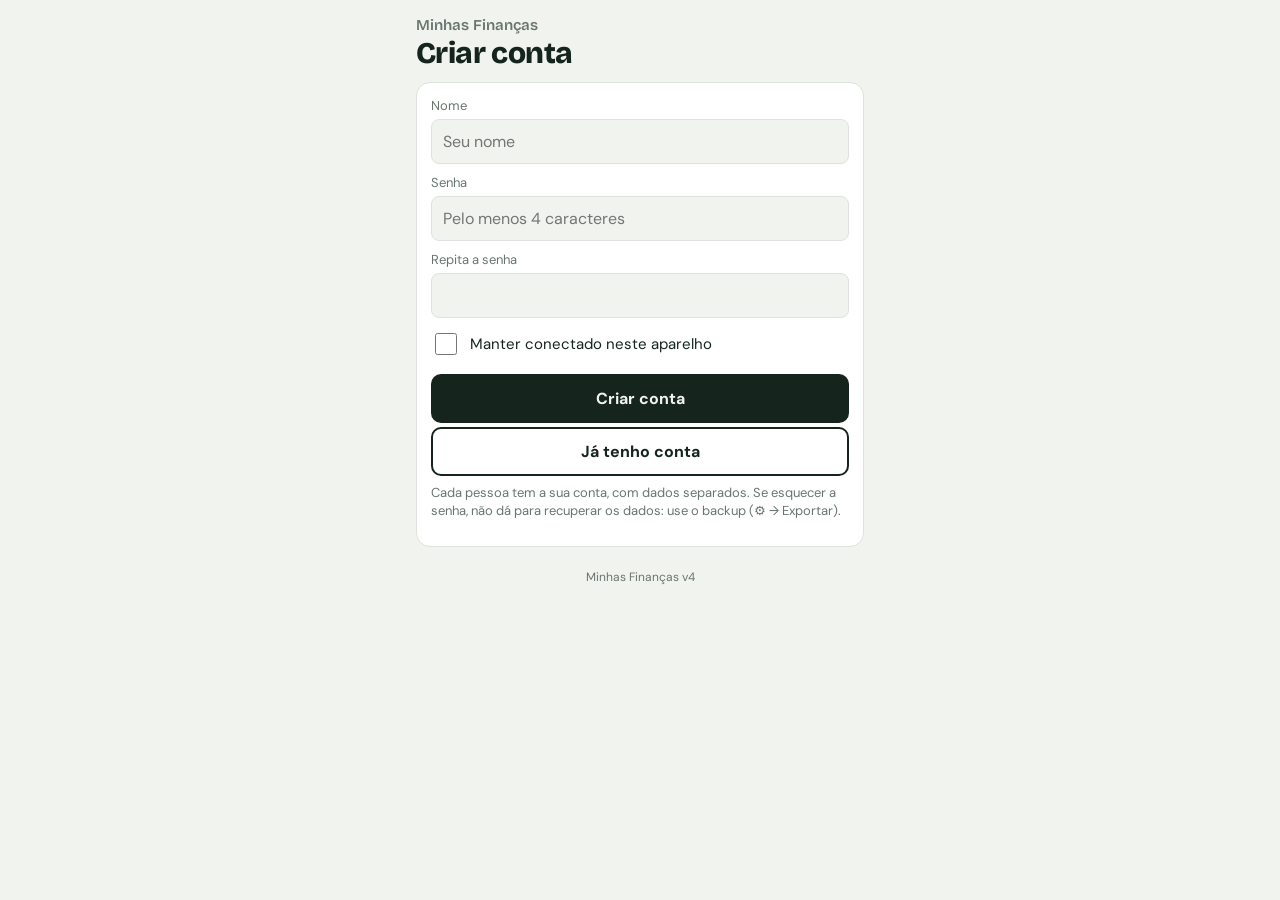
<file: index-2.html>
<!DOCTYPE html>
<html lang="pt-BR">
<head>
<meta charset="utf-8">
<meta name="viewport" content="width=device-width, initial-scale=1, viewport-fit=cover">
<title>Minhas Finanças</title>
<meta name="theme-color" content="#1F8A55">
<meta name="description" content="Controle de gastos por voz, com velocímetro de saldo.">
<link rel="manifest" href="manifest.json">
<link rel="icon" href="icon.svg" type="image/svg+xml">
<link rel="apple-touch-icon" href="icon.svg">
<meta name="apple-mobile-web-app-capable" content="yes">
<meta name="mobile-web-app-capable" content="yes">
<meta name="apple-mobile-web-app-title" content="Finanças">
<link href="https://fonts.googleapis.com/css2?family=Bricolage+Grotesque:wght@600;800&family=DM+Sans:wght@400;500;700&display=swap" rel="stylesheet">
<style>
:root{--bg:#F1F3EE;--card:#FFFFFF;--ink:#15251D;--mute:#68766E;--line:#DDE3DC;--pos:#1F8A55;--neg:#D6403A;--mid:#D99A12;--rec:#1F8A55;--uti:#2F6FDB;--des:#8E1B3C;--gua:#7B847F;--sem:#B9C1BC;--btn:#15251D;--btnt:#F1F3EE}
@media (prefers-color-scheme:dark){:root:not([data-theme="light"]){--bg:#0F1814;--card:#18251E;--ink:#EDF2EC;--mute:#93A399;--line:#263830;--pos:#3DBB7A;--neg:#EF6A63;--mid:#EBB63E;--rec:#3DBB7A;--uti:#6AA0FF;--des:#C73E62;--gua:#A9B2AD;--sem:#5F6F66;--btn:#EDF2EC;--btnt:#0F1814}}
:root[data-theme="dark"]{--bg:#0F1814;--card:#18251E;--ink:#EDF2EC;--mute:#93A399;--line:#263830;--pos:#3DBB7A;--neg:#EF6A63;--mid:#EBB63E;--rec:#3DBB7A;--uti:#6AA0FF;--des:#C73E62;--gua:#A9B2AD;--sem:#5F6F66;--btn:#EDF2EC;--btnt:#0F1814}
*{box-sizing:border-box}
html{-webkit-text-size-adjust:100%}
body{margin:0;background:var(--bg);color:var(--ink);font-family:'DM Sans',system-ui,sans-serif;font-size:16px;line-height:1.4;padding-top:env(safe-area-inset-top,0px);padding-bottom:env(safe-area-inset-bottom,0px)}
main{max-width:480px;margin:0 auto;padding:16px 16px 80px}
h1{font:600 15px 'Bricolage Grotesque',sans-serif;margin:0 0 4px;color:var(--mute)}
.saldo{font:800 46px/1.05 'Bricolage Grotesque',sans-serif;letter-spacing:-.02em;margin:0}
.saldo.neg{color:var(--neg)}
.sub{color:var(--mute);font-size:14px;margin:4px 0 14px}
.bar{display:flex;height:12px;border-radius:6px;overflow:hidden;background:var(--line)}
.bar i{display:block;height:100%}
.tot{display:grid;gap:8px;margin:12px 0 20px}
.tot div{background:var(--card);border:1px solid var(--line);border-radius:10px;padding:10px;min-width:0}
.tot b{display:block;font:700 16px 'Bricolage Grotesque',sans-serif}
.tot span{font-size:12px;color:var(--mute)}
.dot{display:inline-block;width:10px;height:10px;border-radius:50%;margin-right:6px}
.form{background:var(--card);border:1px solid var(--line);border-radius:14px;padding:14px;margin-bottom:22px}
.hint{font-size:13px;color:var(--mute);margin:8px 0 12px}
label{display:block;font-size:13px;color:var(--mute);margin:10px 0 4px}
input{width:100%;padding:11px;border-radius:8px;border:1px solid var(--line);background:var(--bg);color:var(--ink);font:16px 'DM Sans',sans-serif}
input[type=checkbox]{width:22px;height:22px;flex:none;accent-color:var(--pos)}
input[type=date]{min-height:46px}
.chk{display:flex;align-items:center;gap:10px;margin:12px 0 0;font-size:15px;color:var(--ink)}
.campo{display:flex;gap:8px;align-items:stretch}
.campo input{flex:1;min-width:0}
.mic{flex:none;width:52px;border:0;border-radius:10px;background:var(--btn);color:var(--btnt);font-size:22px;cursor:pointer;line-height:1}
.mic[hidden]{display:none}
.mic.on{background:var(--neg);color:#fff;animation:pulsa 1s ease-in-out infinite}
@keyframes pulsa{50%{opacity:.65}}
.add{margin-top:4px;width:100%;border:2px solid var(--ink);background:transparent;color:var(--ink);border-radius:10px;padding:12px;font:700 16px 'DM Sans',sans-serif;cursor:pointer}
.add.pri{background:var(--ink);color:var(--bg)}
.add:disabled{opacity:.45;cursor:default}
h2{font:800 18px 'Bricolage Grotesque',sans-serif;margin:0 0 8px}
.it{display:flex;align-items:center;gap:10px;padding:11px 0;border-bottom:1px solid var(--line)}
.it .c{width:26px;height:26px;border-radius:50%;border:0;flex:none;cursor:pointer}
.it .t{flex:1;min-width:0}
.it .t b{display:block;font-weight:500;overflow:hidden;text-overflow:ellipsis;white-space:nowrap}
.it .t small{color:var(--mute);font-size:12px}
.it .v{font:700 16px 'Bricolage Grotesque',sans-serif;white-space:nowrap}
.it .x{border:0;background:none;color:var(--mute);font-size:22px;cursor:pointer;padding:10px 8px;min-width:44px;min-height:44px}
.vazio{color:var(--mute);padding:14px 0}
.top{display:flex;align-items:center;gap:6px;max-width:480px;margin:0 auto;padding:12px 16px 0}
.top[hidden]{display:none}
.dots{display:flex;align-items:center}
.dots button{width:30px;height:44px;border:0;background:transparent;cursor:pointer;padding:0;display:flex;align-items:center;justify-content:center}
.dots button i{display:block;width:10px;height:10px;border-radius:50%;background:var(--line);transition:all .2s}
.dots button[aria-selected="true"] i{width:24px;border-radius:6px;background:var(--ink)}
#ptit{flex:1;font:800 18px 'Bricolage Grotesque',sans-serif;padding-left:6px}
.eng{flex:none;width:44px;height:44px;border-radius:50%;border:2px solid var(--line);background:transparent;color:var(--mute);font-size:20px;cursor:pointer}
.pg{display:none;min-width:0}
.pg.on{display:block;animation:entra .25s ease}
@keyframes entra{from{opacity:0;transform:translateX(var(--de,24px))}to{opacity:1;transform:none}}
@media (prefers-reduced-motion:reduce){.pg.on,.mic.on,.toast{animation:none}}
.ring{display:flex;justify-content:center;margin:4px 0 2px}
.ring svg{width:230px;height:230px}
.rl{font:500 12px 'DM Sans',sans-serif;fill:var(--mute)}
.rv{font:800 21px 'Bricolage Grotesque',sans-serif;fill:var(--ink)}
.cats{display:grid;grid-template-columns:repeat(3,1fr);gap:8px;margin-top:6px}
.cat{display:flex;flex-direction:column;align-items:center;justify-content:center;gap:6px;padding:12px 4px;min-height:64px;border-radius:12px;border:2px solid var(--line);background:var(--bg);color:var(--ink);font:700 14px 'DM Sans',sans-serif;cursor:pointer}
.cat .dot{margin:0;width:16px;height:16px}
.cat:active{transform:scale(.97)}
.cat:disabled{opacity:.5;cursor:default}
.gauge{background:var(--card);border:1px solid var(--line);border-radius:14px;padding:12px 8px 14px;margin:0 0 14px;text-align:center}
.gauge svg{width:100%;max-width:340px;height:auto;display:block;margin:0 auto}
.gz{fill:none;stroke-width:22}
.gl{font:500 12px 'DM Sans',sans-serif;fill:var(--mute)}
.gv{font:800 20px 'Bricolage Grotesque',sans-serif;fill:var(--ink)}
.gs{font-size:14px;font-weight:500;margin:6px 8px 0}
.swhint{font-size:12px;color:var(--mute);text-align:center;margin:0 0 14px}
.duo{display:grid;grid-template-columns:1fr 1fr;gap:10px;margin:2px 0 4px}
.duo>div{background:var(--card);border:1px solid var(--line);border-radius:14px;padding:10px 12px;min-width:0}
.duo .dl{font-size:12px;color:var(--mute);font-weight:500}
.duo .saldo{font-size:clamp(22px,7vw,30px);margin-top:2px;white-space:nowrap}
.duo .gasto{color:var(--des)}
.gcard{background:var(--card);border:1px solid var(--line);border-radius:14px;padding:16px;margin:4px 0 12px;text-align:center}
.gcard .dl{font-size:13px;color:var(--mute);font-weight:500}
.gcard .saldo{margin-top:4px;color:var(--ink)}
.cfg{background:var(--card);border:1px solid var(--line);border-radius:14px;padding:14px;margin:0 0 18px}
.cfg[hidden]{display:none}
.cfg h2{margin-bottom:4px}
.cfg .add{margin-top:10px}
.cfg .msg{font-size:13px;color:var(--mute);margin:8px 0 0}
.cfg p{margin:4px 0}
.cfg hr{border:0;border-top:1px solid var(--line);margin:16px 0}
.perigo{border-color:var(--neg);color:var(--neg)}
.crow{display:grid;grid-template-columns:1fr 112px 44px;gap:6px;margin-top:8px;align-items:center}
.crow .x{border:0;background:none;color:var(--mute);font-size:22px;cursor:pointer;min-height:44px}
.row2{display:grid;grid-template-columns:1fr 1fr;gap:10px}
.chips{display:flex;flex-wrap:wrap;gap:8px;margin-top:2px}
.chip{display:inline-flex;align-items:center;gap:6px;padding:9px 12px;border-radius:999px;border:1px solid var(--line);background:var(--bg);color:var(--ink);font:500 14px 'DM Sans',sans-serif;cursor:pointer;max-width:100%}
.chip .dot{margin:0;flex:none}
.chip span{overflow:hidden;text-overflow:ellipsis;white-space:nowrap}
.chip:active{transform:scale(.97)}
#atalhos{margin-bottom:12px}
#atalhos[hidden]{display:none}
.toast{position:fixed;left:50%;transform:translateX(-50%);top:calc(66px + env(safe-area-inset-top,0px));width:calc(100% - 32px);max-width:440px;display:flex;align-items:center;gap:10px;background:var(--ink);color:var(--bg);border-radius:12px;padding:12px 14px;font-size:14px;box-shadow:0 6px 24px rgba(0,0,0,.25);z-index:20;animation:sobe .2s ease}
.toast[hidden]{display:none}
.toast span{flex:1;min-width:0}
.toast button{border:0;background:transparent;color:var(--bg);font:700 14px 'DM Sans',sans-serif;text-decoration:underline;cursor:pointer;padding:6px 4px;min-height:36px}
.toast button[hidden]{display:none}
@keyframes sobe{from{opacity:0;transform:translate(-50%,-10px)}to{opacity:1;transform:translate(-50%,0)}}
.ir{display:flex;align-items:center;gap:10px;padding:10px 0;border-bottom:1px solid var(--line)}
.ir.off{opacity:.55}
.ir .t{flex:1;min-width:0}
.ir .t b{display:block;font-weight:500;overflow:hidden;text-overflow:ellipsis;white-space:nowrap}
.ir .t small{color:var(--mute);font-size:12px}
.ir .v{font:700 15px 'Bricolage Grotesque',sans-serif;white-space:nowrap}
.ir .v.pos{color:var(--pos)}
.ir label{margin:0;display:flex;align-items:center}
.ver{font-size:12px;color:var(--mute);text-align:center;margin:18px 0 0}
button:focus-visible,input:focus-visible{outline:3px solid var(--mid);outline-offset:2px}
</style>
</head>
<body>
<div class="top" id="top" hidden>
<nav class="dots" aria-label="Páginas">
<button type="button" id="t1" aria-label="Gastos" aria-selected="true"><i></i></button>
<button type="button" id="t2" aria-label="Recebidos" aria-selected="false"><i></i></button>
<button type="button" id="t3" aria-label="Guardados" aria-selected="false"><i></i></button>
</nav>
<span id="ptit">Gastos</span>
<button type="button" class="eng" id="eng" aria-label="Configurações" title="Configurações" aria-expanded="false">⚙</button>
</div>

<div id="pages">
<!-- ============ GASTOS ============ -->
<section class="pg" id="pg1">
<main>
<section class="cfg" id="cfg" hidden aria-label="Configurações">
<h2>Contas e saldo do mês</h2>
<p class="msg" style="margin-top:0">Informe o saldo de cada conta no começo do mês. O total vira o seu saldo do mês; o que entra soma e o que sai é descontado.</p>
<div id="contas"></div>
<button type="button" class="add" id="addc">+ Adicionar conta</button>
<div class="row2" style="margin-top:12px">
<div><label for="limy" style="margin-top:0">Amarelo abaixo de (R$)</label><input id="limy" inputmode="decimal"></div>
<div><label for="limr" style="margin-top:0">Vermelho abaixo de (R$)</label><input id="limr" inputmode="decimal"></div>
</div>
<button type="button" class="add pri" id="iniok">Salvar</button>
<p class="msg" id="inimsg"></p>
<hr>
<h2>Importar extrato</h2>
<p class="msg" style="margin-top:0">Envie o extrato do banco em OFX ou CSV. O que entrou vai para Recebidos, o que saiu vai para Gastos como “Sem categoria” (você classifica tocando na bolinha). Repetidos são pulados.</p>
<input type="file" id="arq" hidden>
<button class="add pri" id="escolhe" type="button">Escolher arquivo do extrato</button>
<label for="desde">Importar lançamentos a partir de</label>
<input type="date" id="desde">
<p class="msg" id="imsg"></p>
<div id="iprev" hidden>
<h2 style="margin-top:12px">Conferir antes de importar</h2>
<p class="sub" id="isum"></p>
<div id="implist"></div>
<button class="add pri" id="idoit" type="button" style="margin-top:14px">Importar selecionados</button>
</div>
<hr>
<h2>Backup</h2>
<p class="msg">Seus dados ficam só neste aparelho, protegidos pela sua senha. Exporte de vez em quando. O arquivo de backup não tem senha: guarde com cuidado.</p>
<button type="button" class="add" id="exp">Exportar backup (.json)</button>
<button type="button" class="add" id="impb">Importar backup</button>
<input type="file" id="imp" accept="application/json,.json" hidden>
<p class="msg" id="bkmsg"></p>
<hr>
<h2>Conta</h2>
<p class="msg" id="quem"></p>
<button type="button" class="add" id="sair">Sair</button>
<button type="button" class="add perigo" id="zera">Apagar meus dados e recomeçar</button>
<button type="button" class="add perigo" id="delc">Excluir minha conta</button>
<p class="ver" id="ver"></p>
</section>

<div class="duo">
<div><span class="dl">Disponível</span><p class="saldo" id="saldo">R$ 0,00</p></div>
<div><span class="dl">Já gasto</span><p class="saldo gasto" id="gasto">R$ 0,00</p></div>
</div>
<p class="sub" id="sub"></p>
<section class="gauge" aria-label="Velocímetro do saldo">
<svg id="gauge" viewBox="-24 0 368 204" role="img" aria-label="Velocímetro do saldo"></svg>
<p class="gs" id="gstat" aria-live="polite"></p>
</section>
<p class="swhint">Arraste para o lado: Recebidos e Guardados</p>
<div class="bar" id="bar"></div>
<div class="tot" id="tot"></div>

<section class="form">
<div id="atalhos" hidden><label style="margin-top:0">Gastos frequentes · toque para lançar de novo</label><div class="chips" id="chips"></div></div>
<label for="frase" style="margin-top:0">Fale o gasto: valor e forma</label>
<div class="campo">
<input id="frase" placeholder="Ex.: padaria R$ 12,50 pix" autocomplete="off" enterkeyhint="done">
<button type="button" class="mic" id="mic1" aria-label="Falar o gasto" title="Falar o gasto">🎤</button>
</div>
<p class="hint" id="hint">Toque no 🎤 e diga, por exemplo: “padaria 12,50 pix”. Data, hora e forma (Pix, crédito, débito ou dinheiro) são anotadas sozinhas; sem forma, conta como Pix. Depois toque em Útil, Desnecessário ou Guardado: o toque já salva.</p>
<div class="cats" id="cats"></div>
</section>

<h2>Lançamentos</h2>
<div id="lista"></div>
</main>
</section>

<!-- ============ RECEBIDOS ============ -->
<section class="pg" id="pg2">
<main>
<h1>Recebidos</h1>
<div class="ring"><svg id="rring" viewBox="0 0 200 200" role="img" aria-label="Total recebido"></svg></div>
<p class="sub" id="rsub" style="text-align:center"></p>
<section class="form">
<label for="frase2" style="margin-top:0">Fale ou digite o recebido</label>
<div class="campo">
<input id="frase2" placeholder="Ex.: salário R$ 80,00 pix" autocomplete="off" enterkeyhint="done">
<button type="button" class="mic" id="mic2" aria-label="Falar o recebido" title="Falar o recebido">🎤</button>
</div>
<p class="hint" id="hint2">Toque no 🎤 e diga, por exemplo: “salário 80 pix”. O valor soma no seu saldo e é lançado sozinho (dá para desfazer). Data, hora e forma são anotadas sozinhas.</p>
<button class="add" id="add2" type="button">Salvar</button>
</section>
<h2>Recebimentos</h2>
<div id="lista2"></div>
</main>
</section>

<!-- ============ GUARDADOS ============ -->
<section class="pg" id="pg3">
<main>
<h1>Guardados</h1>
<div class="gcard"><span class="dl">Total guardado</span><p class="saldo" id="gtot">R$ 0,00</p><p class="sub" id="gsub" style="margin-bottom:0"></p></div>
<p class="hint">O que você guarda sai do saldo Disponível, mas não conta como gasto. Para guardar, fale o valor na primeira página e toque em Guardado.</p>
<h2>Valores guardados</h2>
<div id="lista3"></div>
</main>
</section>

<!-- ============ LOGIN ============ -->
<section class="pg" id="pga">
<main>
<h1>Minhas Finanças</h1>
<p class="saldo" style="font-size:30px;margin-bottom:12px" id="atit">Entrar</p>
<section class="form">
<label for="un" style="margin-top:0">Nome</label>
<input id="un" autocomplete="username" autocapitalize="words" placeholder="Seu nome">
<label for="up">Senha</label>
<input id="up" type="password" autocomplete="current-password" placeholder="Pelo menos 4 caracteres">
<div id="ucw" hidden><label for="up2">Repita a senha</label><input id="up2" type="password" autocomplete="new-password"></div>
<label class="chk"><input type="checkbox" id="ulem"> Manter conectado neste aparelho</label>
<p class="hint" id="umsg" role="alert"></p>
<button class="add pri" id="uok" type="button">Entrar</button>
<button class="add" id="usw" type="button">Criar conta</button>
<p class="hint" id="unote"></p>
</section>
<p class="ver" id="ver2"></p>
</main>
</section>

<!-- ============ PRIMEIRO USO ============ -->
<section class="pg" id="pgs">
<main>
<h1>Bem-vindo</h1>
<p class="saldo" style="font-size:30px" id="bemv">Minhas Finanças</p>
<p class="sub">Vamos começar. Qual era o saldo da conta no início do mês?</p>
<section class="form">
<label for="ini0" style="margin-top:0">Saldo (conta principal)</label>
<input id="ini0" inputmode="decimal" value="" placeholder="639,73" autocomplete="off">
<p class="hint" id="ini0msg">Depois, na engrenagem ⚙, você adiciona outras contas.</p>
<button class="add pri" id="ini0ok" type="button">Começar</button>
</section>
</main>
</section>
</div>

<div class="toast" id="toast" role="status" aria-live="polite" hidden><span id="tmsg"></span><button type="button" id="tund">Desfazer</button></div>

<script>
var VERSAO='v4';
var COR={rec:{n:'Recebidos',v:'--rec'},uti:{n:'Útil',v:'--uti'},des:{n:'Desnecessário',v:'--des'},gua:{n:'Guardado',v:'--gua'},sem:{n:'Sem categoria',v:'--sem'}};
var st=null,uid=null,KEYC=null,users=[],wq=Promise.resolve();
function norm(i){var m={pos:'uti',neg:'des',mid:'gua'};if(m[i.cor])i.cor=m[i.cor];if(i.ent)i.cor='rec';else if(i.cor==='rec')i.ent=true;if(!COR[i.cor])i.cor='sem';i.val=Number(i.val)||0;i.desc=String(i.desc||'');i.pay=String(i.pay||'Pix');i.ent=!!i.ent;return i}
function somaContas(o){return Math.round(o.contas.reduce(function(a,c){return a+(Number(c.saldo)||0)},0)*100)/100}
function migra(o){if(!Array.isArray(o.contas)||!o.contas.length)o.contas=[{id:1,nome:'Banco Inter',saldo:o.start}];
o.contas.forEach(function(c,k){c.id=c.id||k+1;c.nome=String(c.nome||'Conta '+(k+1));c.saldo=Number(c.saldo)||0});
o.lim=(o.lim&&o.lim.y>o.lim.r&&o.lim.r>=0)?{y:Number(o.lim.y),r:Number(o.lim.r)}:{y:400,r:100};
o.start=somaContas(o);o.items=(o.items||[]).map(norm);return o}
function brl(n){return n.toLocaleString('pt-BR',{style:'currency',currency:'BRL'})}
function fmt2(n){return n.toLocaleString('pt-BR',{minimumFractionDigits:2,maximumFractionDigits:2})}
function pad(n){return String(n).padStart(2,'0')}
function hoje(){var d=new Date();return d.getFullYear()+'-'+pad(d.getMonth()+1)+'-'+pad(d.getDate())}
function hora(){var d=new Date();return pad(d.getHours())+':'+pad(d.getMinutes())}
function dm(s){var p=s.split('-');return p[2]+'/'+p[1]}
function $(i){return document.getElementById(i)}

/* ---------- contas de usuário e criptografia ---------- */
function loadUsers(){try{var u=JSON.parse(localStorage.getItem('financas-users')||'[]');return Array.isArray(u)?u:[]}catch(e){return[]}}
function saveUsers(){localStorage.setItem('financas-users',JSON.stringify(users))}
function dkey(id){return 'financas-d-'+id}
function b64(buf){var a=new Uint8Array(buf),s='';for(var i=0;i<a.length;i++)s+=String.fromCharCode(a[i]);return btoa(s)}
function unb64(s){var b=atob(s),a=new Uint8Array(b.length);for(var i=0;i<b.length;i++)a[i]=b.charCodeAt(i);return a}
function derive(pw,salt,it){return crypto.subtle.importKey('raw',new TextEncoder().encode(pw),'PBKDF2',false,['deriveKey']).then(function(k){return crypto.subtle.deriveKey({name:'PBKDF2',salt:salt,iterations:it,hash:'SHA-256'},k,{name:'AES-GCM',length:256},false,['encrypt','decrypt'])})}
function enc(key,txt){var iv=crypto.getRandomValues(new Uint8Array(12));return crypto.subtle.encrypt({name:'AES-GCM',iv:iv},key,new TextEncoder().encode(txt)).then(function(ct){return{iv:b64(iv),ct:b64(ct)}})}
function dec(key,rec){return crypto.subtle.decrypt({name:'AES-GCM',iv:unb64(rec.iv)},key,unb64(rec.ct)).then(function(b){return new TextDecoder().decode(b)})}
function save(){if(!uid||!KEYC||!st)return;var snap=JSON.stringify(st),id=uid,k=KEYC;
wq=wq.then(function(){return enc(k,snap)}).then(function(r){try{localStorage.setItem(dkey(id),JSON.stringify(r))}catch(e){}}).catch(function(){})}
function addItem(it){st.items.push(it);save()}
function remove(id){st.items=st.items.filter(function(z){return z.id!==id});save()}
/* lembrar neste aparelho: guarda a chave (não extraível) no IndexedDB */
function idb(){return new Promise(function(ok,no){var r=indexedDB.open('financas',1);r.onupgradeneeded=function(){r.result.createObjectStore('s')};r.onsuccess=function(){ok(r.result)};r.onerror=function(){no()}})}
function idbSet(k,v){return idb().then(function(db){return new Promise(function(ok,no){var t=db.transaction('s','readwrite');t.objectStore('s').put(v,k);t.oncomplete=ok;t.onerror=no})})}
function idbGet(k){return idb().then(function(db){return new Promise(function(ok,no){var q=db.transaction('s').objectStore('s').get(k);q.onsuccess=function(){ok(q.result)};q.onerror=no})})}
function idbDel(k){return idb().then(function(db){return new Promise(function(ok){var t=db.transaction('s','readwrite');t.objectStore('s').delete(k);t.oncomplete=ok;t.onerror=ok})}).catch(function(){})}

/* ---------- telas: login, primeiro uso, app ---------- */
var cur=0,pg=[$('pg1'),$('pg2'),$('pg3')],tb=[$('t1'),$('t2'),$('t3')],TIT=['Gastos','Recebidos','Guardados'];
function tela(qual){['pg1','pg2','pg3','pga','pgs'].forEach(function(i){$(i).className='pg'});$(qual).className='pg on';$('top').hidden=(qual==='pga'||qual==='pgs');window.scrollTo(0,0)}
function irPara(n,direto){if(n===cur&&!direto)return;$('top').hidden=false;document.documentElement.style.setProperty('--de',n>cur?'24px':'-24px');cur=n;
pg.forEach(function(e,k){e.className='pg'+(k===n?' on':'')});$('pga').className='pg';$('pgs').className='pg';
tb.forEach(function(e,k){e.setAttribute('aria-selected',k===n?'true':'false')});$('ptit').textContent=TIT[n];window.scrollTo(0,0)}
function entra(){cur=-1;irPara(0,true);cfg.hidden=true;eng.setAttribute('aria-expanded','false');gaveta();render();$('quem').textContent='Conta: '+(users.filter(function(u){return u.id===uid})[0]||{nome:''}).nome}
var modo='login';
function authModo(m){modo=m;var novo=(m==='criar');$('atit').textContent=novo?'Criar conta':'Entrar';$('ucw').hidden=!novo;$('uok').textContent=novo?'Criar conta':'Entrar';$('usw').textContent=novo?'Já tenho conta':'Criar conta';
$('up').autocomplete=novo?'new-password':'current-password';$('umsg').textContent='';
var velho=false;try{velho=!!localStorage.getItem('financas-v1')}catch(e){}
$('unote').textContent=novo?(velho&&!users.length?'Seus lançamentos atuais deste aparelho serão levados para esta conta.':'Cada pessoa tem a sua conta, com dados separados. Se esquecer a senha, não dá para recuperar os dados: use o backup (⚙ → Exportar).'):'Esqueceu a senha? Não dá para recuperar. Crie uma nova conta e importe o seu backup.';
$('usw').hidden=false}
function mostraAuth(){st=null;uid=null;KEYC=null;users=loadUsers();var ult='';try{ult=localStorage.getItem('financas-ultimo')||''}catch(e){}
authModo(users.length?'login':'criar');$('un').value=ult;$('up').value='';$('up2').value='';tela('pga')}
function semCripto(msg){$('atit').textContent='Não dá para abrir aqui';$('umsg').textContent=msg||'Este navegador não oferece a proteção por senha. Abra o app pelo endereço https no Chrome atualizado.';$('uok').disabled=true;$('usw').hidden=true;$('un').disabled=true;$('up').disabled=true;tela('pga')}
function achaUser(nome){nome=nome.trim().toLowerCase();return users.filter(function(u){return u.nome.toLowerCase()===nome})[0]}
function carrega(){var raw=localStorage.getItem(dkey(uid));if(!raw){st=null;mostraSetup();return Promise.resolve()}
return dec(KEYC,JSON.parse(raw)).then(function(t){st=migra(JSON.parse(t));entra()})}
function lembrar(){if($('ulem').checked)return idbSet('sessao',{uid:uid,key:KEYC}).catch(function(){});return idbDel('sessao')}
$('uok').onclick=function(){var nome=$('un').value.trim(),pw=$('up').value,m=$('umsg'),b=this;
if(nome.length<2){m.textContent='Digite seu nome.';return}
if(pw.length<4){m.textContent='A senha precisa ter pelo menos 4 caracteres.';return}
b.disabled=true;m.textContent=modo==='criar'?'Criando conta...':'Entrando...';
var p;
if(modo==='criar'){
 if($('up2').value!==pw){m.textContent='As senhas não são iguais.';b.disabled=false;return}
 if(achaUser(nome)){m.textContent='Já existe uma conta com esse nome neste aparelho.';b.disabled=false;return}
 var salt=crypto.getRandomValues(new Uint8Array(16)),it=150000,k;
 p=derive(pw,salt,it).then(function(key){k=key;return enc(key,'ok')}).then(function(chk){
  var u={id:'u'+Date.now(),nome:nome,salt:b64(salt),it:it,chk:chk};users.push(u);saveUsers();uid=u.id;KEYC=k;
  var velho=null;if(users.length===1){try{velho=JSON.parse(localStorage.getItem('financas-v1')||'null')}catch(e){}}
  if(velho&&typeof velho.start==='number'&&Array.isArray(velho.items)){st=migra(velho);save();return wq.then(function(){return dec(KEYC,JSON.parse(localStorage.getItem(dkey(uid))))}).then(function(t){if(JSON.parse(t).items.length===st.items.length){try{localStorage.removeItem('financas-v1')}catch(e){}}})}
  st=null}).then(function(){try{localStorage.setItem('financas-ultimo',nome)}catch(e){}return lembrar()}).then(function(){if(st)entra();else mostraSetup()})
}else{
 var u=achaUser(nome);if(!u){m.textContent='Não achei essa conta neste aparelho. Confira o nome ou crie uma conta.';b.disabled=false;return}
 p=derive(pw,unb64(u.salt),u.it).then(function(key){return dec(key,u.chk).then(function(){return key},function(){return null})}).then(function(key){if(!key){m.textContent='Senha incorreta.';return}uid=u.id;KEYC=key;try{localStorage.setItem('financas-ultimo',u.nome)}catch(e){}return lembrar().then(carrega)})
}
p.catch(function(){m.textContent='Algo deu errado. Tente de novo.'}).then(function(){b.disabled=false})};
$('usw').onclick=function(){authModo(modo==='login'?'criar':'login')};
$('up').onkeydown=$('up2').onkeydown=$('un').onkeydown=function(e){if(e.key==='Enter'){e.preventDefault();$('uok').click()}};
function sairConta(){idbDel('sessao');mostraAuth()}
$('sair').onclick=sairConta;
var dArm=false,dTm=null;
$('delc').onclick=function(){var b=this;if(!dArm){dArm=true;b.textContent='Toque de novo: apaga a conta e os dados';dTm=setTimeout(function(){dArm=false;b.textContent='Excluir minha conta'},4000);return}
clearTimeout(dTm);dArm=false;b.textContent='Excluir minha conta';try{localStorage.removeItem(dkey(uid))}catch(e){}users=users.filter(function(u){return u.id!==uid});saveUsers();idbDel('sessao');mostraAuth()};

/* ---------- velocímetro ---------- */
var BASE_MIN=600,TOPO=0;
function gpt(f,r){var a=Math.PI*f;return[160+r*Math.cos(a),170-r*Math.sin(a)]}
function garc(f1,f2,r){var p=gpt(f1,r),q=gpt(f2,r);return'M'+p[0].toFixed(1)+' '+p[1].toFixed(1)+' A'+r+' '+r+' 0 0 1 '+q[0].toFixed(1)+' '+q[1].toFixed(1)}
function gauge(saldo){
var LIM_Y=st.lim.y,LIM_R=st.lim.r,mx=Math.max(BASE_MIN,Math.ceil(TOPO/100)*100,LIM_Y),fy=LIM_Y/mx,fr=LIM_R/mx,f=Math.max(0,Math.min(1,saldo/mx)),R=118;
var h='<path class="gz" stroke="var(--pos)" d="'+garc(1,fy,R)+'"/><path class="gz" stroke="var(--mid)" d="'+garc(fy,fr,R)+'"/><path class="gz" stroke="var(--neg)" d="'+garc(fr,0,R)+'"/>';
function lab(ff,t){var p=gpt(ff,R+24);return'<text class="gl" x="'+p[0].toFixed(1)+'" y="'+p[1].toFixed(1)+'" text-anchor="'+(p[0]<160?'end':'start')+'">'+t+'</text>'}
h+=lab(fy,'R$ '+Math.round(LIM_Y))+lab(fr,'R$ '+Math.round(LIM_R));
h+='<text class="gl" x="42" y="192" text-anchor="middle">R$ '+Math.round(mx)+'</text><text class="gl" x="278" y="192" text-anchor="middle">R$ 0</text>';
var n=gpt(f,96);
h+='<line x1="160" y1="170" x2="'+n[0].toFixed(1)+'" y2="'+n[1].toFixed(1)+'" stroke="var(--ink)" stroke-width="5" stroke-linecap="round"/><circle cx="160" cy="170" r="9" fill="var(--ink)"/>';
h+='<text class="gv" x="160" y="198" text-anchor="middle">'+brl(saldo)+'</text>';
$('gauge').innerHTML=h;
var g=$('gstat'),k,m;
if(saldo>=LIM_Y){k='--pos';m='Zona verde: tudo certo. Faltam '+brl(saldo-LIM_Y)+' para o amarelo.'}
else if(saldo>=LIM_R){k='--mid';m='Zona amarela: atenção ao que você gasta. Faltam '+brl(saldo-LIM_R)+' para o vermelho.'}
else{k='--neg';m=(saldo<0?'Saldo negativo. ':'')+'Perigo, pare de gastar! Restam só '+brl(Math.max(saldo,0))+' no mês, revise seus gastos.'}
g.textContent=m;g.style.color='var('+k+')'}

/* ---------- desenho das páginas ---------- */
function render(){
if(!st)return;
var saldo=st.start,g={rec:0,uti:0,des:0,gua:0,sem:0},tg=0,tgua=0;
st.items.forEach(function(i){if(i.ent){g.rec+=i.val;saldo+=i.val}else{saldo-=i.val;g[i.cor]+=i.val;if(i.cor==='gua')tgua+=i.val;else tg+=i.val}});
saldo=Math.round(saldo*100)/100;TOPO=st.start+g.rec;
var el=$('saldo');el.textContent=brl(saldo);el.className='saldo'+(saldo<0?' neg':'');
$('gasto').textContent=brl(tg);
gauge(saldo);
var nc=st.contas.length;$('sub').textContent='Contas '+brl(st.start)+' ('+nc+(nc===1?' conta':' contas')+')'+(g.rec>0?' + recebido '+brl(g.rec):'')+(tgua>0?' − guardado '+brl(tgua):'')+(TOPO>0?' · '+Math.min(999,Math.round(tg/TOPO*100))+'% já gasto':'');
atalhos();
var cats=['uti','des'].concat(g.sem>0?['sem']:[]);
var bar=$('bar');bar.innerHTML='';
cats.forEach(function(k){if(tg>0&&g[k]>0){var b=document.createElement('i');b.style.width=(g[k]/tg*100)+'%';b.style.background='var('+COR[k].v+')';bar.appendChild(b)}});
var tot=$('tot');tot.innerHTML='';tot.style.gridTemplateColumns='repeat('+cats.length+',1fr)';
cats.forEach(function(k){var d=document.createElement('div');d.innerHTML='<b>'+brl(g[k])+'</b><span><i class="dot" style="background:var('+COR[k].v+')"></i>'+COR[k].n+'</span>';tot.appendChild(d)});
var gastos=st.items.filter(function(i){return !i.ent&&i.cor!=='gua'}),recs=st.items.filter(function(i){return i.ent}),guar=st.items.filter(function(i){return !i.ent&&i.cor==='gua'});
fill($('lista'),gastos,'Nenhum gasto ainda. Fale o primeiro gasto.');
fill($('lista2'),recs,'Nenhum recebido ainda.');
fill($('lista3'),guar,'Nada guardado ainda.');
anel(recs,g.rec);
$('rsub').textContent=recs.length+(recs.length===1?' recebimento':' recebimentos');
$('gtot').textContent=brl(tgua);$('gsub').textContent=guar.length+(guar.length===1?' valor guardado':' valores guardados')}
function anel(arr,total){
var C=2*Math.PI*80,h='<circle cx="100" cy="100" r="80" fill="none" stroke="var(--line)" stroke-width="22"/>',off=0;
if(total>0){arr.forEach(function(i,k){var len=i.val/total*C,g=arr.length>1?Math.min(3,len/3):0,d=Math.max(len-g,0.5);
h+='<circle cx="100" cy="100" r="80" fill="none" stroke="var(--rec)" stroke-opacity="'+(k%2?'0.55':'1')+'" stroke-width="22" stroke-dasharray="'+d.toFixed(2)+' '+(C-d).toFixed(2)+'" stroke-dashoffset="'+(-off).toFixed(2)+'" transform="rotate(-90 100 100)"/>';off+=len})}
h+='<text class="rl" x="100" y="92" text-anchor="middle">Total recebido</text><text class="rv" x="100" y="118" text-anchor="middle">'+brl(total)+'</text>';
$('rring').innerHTML=h}
function fill(L,arr,msg){L.innerHTML='';
if(!arr.length){L.innerHTML='<p class="vazio">'+msg+'</p>';return}
arr.slice().reverse().forEach(function(i){
var r=document.createElement('div');r.className='it';
var c=document.createElement('button');c.className='c';c.title=i.ent?COR.rec.n:'Trocar categoria';c.setAttribute('aria-label',i.ent?'Recebido':'Categoria: '+COR[i.cor].n+'. Toque para trocar');c.style.background='var('+COR[i.cor].v+')';
if(!i.ent)c.onclick=function(){var o=['sem','uti','des','gua'];i.cor=o[(o.indexOf(i.cor)+1)%4];save();render()};
var t=document.createElement('div');t.className='t';t.innerHTML='<b></b><small></small>';t.firstChild.textContent=i.desc;t.lastChild.textContent=dm(i.d)+(i.t?' · '+i.t:'')+' · '+i.pay+(i.ent?' · entrada':' · '+COR[i.cor].n);
var v=document.createElement('div');v.className='v';v.textContent=(i.ent?'+ ':'− ')+brl(i.val);
var x=document.createElement('button');x.className='x';x.textContent='×';x.setAttribute('aria-label','Apagar lançamento');x.title='Apagar lançamento';
var armed=false,tm=null;
x.onclick=function(){if(!armed){armed=true;x.textContent='Apagar?';x.style.color='var(--neg)';x.style.fontWeight='700';x.style.fontSize='14px';tm=setTimeout(function(){armed=false;x.textContent='×';x.style.color='';x.style.fontWeight='';x.style.fontSize=''},3000);return}clearTimeout(tm);remove(i.id);render()};
r.appendChild(c);r.appendChild(t);r.appendChild(v);r.appendChild(x);L.appendChild(r)})}

/* ---------- interpretação da frase (valor, forma, descrição) ---------- */
var NUM=/\d{1,3}(?:\.\d{3})+(?:,\d{1,2})?|\d+(?:[.,]\d{1,2})?/;
function toVal(k){return parseFloat(/^\d{1,3}(?:\.\d{3})+(?:,\d+)?$/.test(k)?k.replace(/\./g,'').replace(',','.'):k.replace(',','.'))}
function falado(t){
t=t.replace(/(\d+)\s*reais?\s*e\s*(\d{1,2})\s*(?:centavos?)?/gi,function(_,a,b){return a+','+(b.length===1?b+'0':b)});
t=t.replace(/(\d+)\s*v[ií]rgula\s*(\d{1,2})/gi,'$1,$2');
t=t.replace(/(\d+)\s*centavos?/gi,function(_,a){return '0,'+pad(+a)});
return t}
function fmtFrase(el){var t=falado(el.value),m=t.match(NUM);if(!m)return;var v=toVal(m[0]);if(!(v>=0))return;
var i=t.search(NUM),b=t.slice(0,i).replace(/r\$\s*$/i,'');if(b&&!/\s$/.test(b))b+=' ';
var o=b+'R$ '+v.toLocaleString('pt-BR',{minimumFractionDigits:2,maximumFractionDigits:2})+t.slice(i+m[0].length);if(o!==t)el.value=o}
function parse(t){
var low=falado(t).toLowerCase().trim(),pay='Pix';
if(/d[eé]bito/.test(low))pay='Débito';else if(/cr[eé]dito/.test(low))pay='Crédito';else if(/dinheiro|esp[eé]cie/.test(low))pay='Dinheiro';
var m=low.match(NUM),v=m?toVal(m[0]):0;
var d=low.replace(/r\$/g,' ').replace(new RegExp(NUM.source,'g'),' ').replace(/(^|\s)(reais|real|pix|d[eé]bito|cr[eé]dito|cart[aã]o|dinheiro|esp[eé]cie|no|na|em|com|de|do|da|gastei|paguei|recebi|ganhei|entrada)(?=\s|$)/g,' ').replace(/\s+/g,' ').trim();
d=d.charAt(0).toUpperCase()+d.slice(1);
var ent=/recebi|entrada|ganhei|sal[aá]rio/.test(low);
return{desc:d,val:Math.round(v*100)/100,pay:pay,ent:ent}}

/* ---------- Gastos: campo + gavetas que salvam ---------- */
var hint=$('hint'),fr=$('frase'),ft=null;
function previa(){var r=parse(fr.value);if(!fr.value.trim())return;
if(r.ent){hint.textContent='Isso é um recebimento. Lance na página Recebidos (arraste para o lado).';return}
hint.textContent=(r.val>0)?('Entendi: '+(r.desc||'Gasto')+' · '+brl(r.val)+' · '+r.pay+' · hoje, '+hora()+'. Toque em Útil, Desnecessário ou Guardado para salvar.'):'Ainda não entendi o valor. Diga algo como “padaria 12,50 pix”.'}
function salvarCat(k){fmtFrase(fr);var r=parse(fr.value);
if(!fr.value.trim()||!(r.val>0)){hint.textContent='Primeiro diga ou digite o valor, por exemplo “padaria 12,50 pix”.';return}
if(r.ent){hint.textContent='Isso é um recebimento. Lance na página Recebidos (arraste para o lado).';return}
var it={id:Date.now(),d:hoje(),t:hora(),desc:r.desc||'Gasto',val:r.val,pay:r.pay,cor:k,ent:false};addItem(it);
render();fr.value='';hint.textContent='Salvo: '+it.desc+' · '+brl(it.val)+' · '+COR[k].n+'. Pode falar o próximo.';toast('Lançado: '+it.desc+' · '+brl(it.val)+' · '+COR[k].n,it.id)}
fr.oninput=function(){clearTimeout(ft);ft=setTimeout(function(){fmtFrase(fr);previa()},1200)};
fr.onblur=function(){clearTimeout(ft);fmtFrase(fr);ft=setTimeout(previa,450)};
fr.onkeydown=function(e){if(e.key==='Enter'){e.preventDefault();clearTimeout(ft);fmtFrase(fr);previa();fr.blur()}};
function gaveta(){var w=$('cats');w.innerHTML='';
['uti','des','gua'].forEach(function(k){var b=document.createElement('button');b.type='button';b.className='cat';b.setAttribute('aria-label','Salvar como '+COR[k].n);
b.innerHTML='<i class="dot"></i><span></span>';b.firstChild.style.background='var('+COR[k].v+')';b.lastChild.textContent=COR[k].n;
b.onclick=function(){salvarCat(k)};w.appendChild(b)})}

/* ---------- Recebidos ---------- */
var fr2=$('frase2'),hint2=$('hint2'),ft2=null;
function parseR(t){var r=parse(t);r.ent=true;if(!r.desc)r.desc='Entrada';return r}
function previa2(){if(!fr2.value.trim())return;var r=parseR(fr2.value);hint2.textContent=r.val>0?('Entendi: '+r.desc+' · '+brl(r.val)+' · '+r.pay+' · hoje, '+hora()+'. Toque em Salvar.'):'Ainda não entendi o valor. Diga algo como “salário 80 pix”.'}
function salvar2(){fmtFrase(fr2);var r=parseR(fr2.value);if(!(r.val>0)){hint2.textContent='Não entendi o valor. Diga, por exemplo, “salário 80 pix”.';return}
var it={id:Date.now(),d:hoje(),t:hora(),desc:r.desc,val:r.val,pay:r.pay,cor:'rec',ent:true};addItem(it);
render();fr2.value='';hint2.textContent='Salvo: '+r.desc+' · '+brl(r.val)+'. Pode lançar o próximo.';toast('Recebido: '+it.desc+' · '+brl(it.val),it.id);return it}
fr2.oninput=function(){clearTimeout(ft2);ft2=setTimeout(function(){fmtFrase(fr2);previa2()},1200)};
fr2.onblur=function(){clearTimeout(ft2);fmtFrase(fr2);ft2=setTimeout(previa2,450)};
fr2.onkeydown=function(e){if(e.key==='Enter'){e.preventDefault();clearTimeout(ft2);salvar2()}};
$('add2').onclick=salvar2;

/* ---------- microfone (Web Speech API) ---------- */
function mkMic(btn,input,hintEl,done){
var SR=window.SpeechRecognition||window.webkitSpeechRecognition;
if(!SR){btn.hidden=true;hintEl.textContent='Este navegador não tem reconhecimento de voz. Use o 🎤 do teclado do celular ou digite. '+hintEl.textContent;return}
var rec=null,on=false,erro=false;
btn.onclick=function(){
if(on){try{rec.stop()}catch(e){}return}
rec=new SR();rec.lang='pt-BR';rec.interimResults=true;rec.continuous=false;rec.maxAlternatives=1;erro=false;
rec.onstart=function(){on=true;btn.classList.add('on');btn.setAttribute('aria-label','Parar de ouvir');hintEl.textContent='Ouvindo... fale agora.'};
rec.onresult=function(e){var t='';for(var i=0;i<e.results.length;i++)t+=e.results[i][0].transcript;input.value=t};
rec.onerror=function(e){erro=true;
var m={'not-allowed':'O microfone está bloqueado. Libere nas permissões do site (cadeado ao lado do endereço) e tente de novo.','service-not-allowed':'O microfone está bloqueado. Libere nas permissões do site e tente de novo.','no-speech':'Não ouvi nada. Toque no 🎤 e fale de novo.','audio-capture':'Não encontrei um microfone neste aparelho.','network':'O reconhecimento de voz precisa de internet.'};
hintEl.textContent=m[e.error]||('Não consegui ouvir ('+e.error+'). Tente de novo.')};
rec.onend=function(){on=false;btn.classList.remove('on');btn.setAttribute('aria-label',btn.title);
if(input.value.trim()){input.value=falado(input.value);fmtFrase(input);done()}else if(!erro){hintEl.textContent='Não ouvi nada. Toque no 🎤 e fale de novo.'}};
try{rec.start()}catch(e){on=false;btn.classList.remove('on')}}}
function voz1(){previa()}
function voz2(){previa2();var r=parseR(fr2.value);if(r.val>0)salvar2()}
mkMic($('mic1'),fr,hint,voz1);
mkMic($('mic2'),fr2,hint2,voz2);

/* ---------- aviso com Desfazer ---------- */
var tt=null;
function toast(m,id){var t=$('toast'),b=$('tund');
$('tmsg').textContent=m;b.hidden=!id;
b.onclick=function(){(Array.isArray(id)?id:[id]).forEach(remove);render();t.hidden=true;clearTimeout(tt)};
t.hidden=false;clearTimeout(tt);tt=setTimeout(function(){t.hidden=true},6000)}

/* ---------- gastos frequentes ---------- */
function atalhos(){var box=$('chips'),mp={};
st.items.forEach(function(i){if(i.ent||(i.cor!=='uti'&&i.cor!=='des'))return;var k=i.desc.toLowerCase(),o=mp[k]||(mp[k]={n:0,last:i});o.n++;if(i.id>=o.last.id)o.last=i});
var arr=Object.keys(mp).map(function(k){return mp[k]}).sort(function(a,b){return b.n-a.n||b.last.id-a.last.id}).slice(0,4);
box.innerHTML='';$('atalhos').hidden=!arr.length;
arr.forEach(function(o){var l=o.last,b=document.createElement('button');b.type='button';b.className='chip';b.innerHTML='<i class="dot"></i><span></span>';
b.firstChild.style.background='var('+COR[l.cor].v+')';b.lastChild.textContent=l.desc+' · '+brl(l.val);
b.onclick=function(){var it={id:Date.now(),d:hoje(),t:hora(),desc:l.desc,val:l.val,pay:l.pay,cor:l.cor,ent:false};addItem(it);render();toast('Lançado: '+it.desc+' · '+brl(it.val),it.id)};
box.appendChild(b)})}

/* ---------- importar extrato (OFX / CSV) ---------- */
var imp={raw:[],rows:[]};
function lerTexto(buf){var t=new TextDecoder('utf-8').decode(buf);if(t.indexOf('\uFFFD')>-1||/CHARSET:\s*1252/i.test(t.slice(0,800)))t=new TextDecoder('windows-1252').decode(buf);return t.replace(/^\uFEFF/,'')}
function numBR(v,br){v=String(v).replace(/R\$|\s/g,'');if(!v)return NaN;var neg=/^\(.*\)$/.test(v)||v.indexOf('-')>-1;v=v.replace(/[()\-+]/g,'');
if(/,\d{1,2}$/.test(v))v=v.replace(/\./g,'').replace(',','.');else if(br&&/^\d{1,3}(\.\d{3})+$/.test(v))v=v.replace(/\./g,'');else v=v.replace(/,/g,'');
var n=parseFloat(v);return isNaN(n)?NaN:(neg?-n:n)}
function ent_(t){return t.replace(/&amp;/g,'&').replace(/&lt;/g,'<').replace(/&gt;/g,'>').replace(/&quot;/g,'"').replace(/&#39;|&apos;/g,"'")}
function parseOFX(t){var out=[];t.split(/<STMTTRN>/i).slice(1).forEach(function(b){b=b.split(/<\/STMTTRN>/i)[0];
function g(tag){var m=b.match(new RegExp('<'+tag+'>([^<\\r\\n]*)','i'));return m?ent_(m[1].trim()):''}
var dt=g('DTPOSTED').replace(/\D/g,'').slice(0,8),amt=numBR(g('TRNAMT')),memo=g('MEMO')||g('NAME');
if(dt.length<8||isNaN(amt))return;out.push({d:dt.slice(0,4)+'-'+dt.slice(4,6)+'-'+dt.slice(6,8),v:amt,m:memo,fit:g('FITID')})});return out}
function splitCsv(l,del){var o=[],c='',q=false;for(var i=0;i<l.length;i++){var ch=l[i];if(ch==='"'){if(q&&l[i+1]==='"'){c+='"';i++}else q=!q}else if(ch===del&&!q){o.push(c);c=''}else c+=ch}o.push(c);return o}
function isoData(x){x=String(x).trim();var m=x.match(/^(\d{2})\/(\d{2})\/(\d{4})/);if(m)return m[3]+'-'+m[2]+'-'+m[1];m=x.match(/^(\d{4})-(\d{2})-(\d{2})/);return m?m[0]:''}
function parseCSV(t){var lines=t.split(/\r?\n/).filter(function(l){return l.trim()}),hi=-1,i;
for(i=0;i<lines.length;i++){var lw=lines[i].toLowerCase();if(/data/.test(lw)&&/(valor|cr[eé]dito|entrada)/.test(lw)){hi=i;break}}
if(hi<0)return[];var del=lines[hi].indexOf(';')>-1?';':',',h=splitCsv(lines[hi],del).map(function(x){return x.trim().toLowerCase()});
var iD=-1,iV=-1,iC=-1,iDb=-1,txt=[];
h.forEach(function(c,k){if(iD<0&&/^data/.test(c))iD=k;else if(iV<0&&/^valor/.test(c))iV=k;else if(iC<0&&/^(cr[eé]dito|entrada)/.test(c))iC=k;else if(iDb<0&&/^(d[eé]bito|sa[ií]da)/.test(c))iDb=k;else if(/hist[oó]rico|descri|favorecido|benefici|^nome|lan[cç]amento/.test(c)&&!/saldo/.test(c))txt.push(k)});
if(iD<0||(iV<0&&iC<0&&iDb<0))return[];var out=[];
for(i=hi+1;i<lines.length;i++){var c=splitCsv(lines[i],del),d=isoData(c[iD]||'');if(!d)continue;var v;
if(iV>=0)v=numBR(c[iV],true);else{var a=numBR(c[iC]||'',true),b=numBR(c[iDb]||'',true);v=!isNaN(a)&&a!==0?Math.abs(a):(!isNaN(b)&&b!==0?-Math.abs(b):NaN)}
if(isNaN(v)||v===0)continue;var m='';txt.forEach(function(k){var x=(c[k]||'').trim();if(!x)return;if(!m)m=x;else if(m.toLowerCase().indexOf(x.toLowerCase())<0){if(x.toLowerCase().indexOf(m.toLowerCase())>-1)m=x;else m+=' · '+x}});
out.push({d:d,v:v,m:m,fit:''})}return out}
function limpaMemo(m){m=String(m||'').replace(/\b\d{3}\.\d{3}\.\d{3}-\d{2}\b/g,'').replace(/\b\d{2}\.\d{3}\.\d{3}\/\d{4}-\d{2}\b/g,'').replace(/[•*]{2,}[\d.\-*•]*/g,'').replace(/\b\d{8,}\b/g,'').replace(/\s*[-:]\s*$/,'').replace(/\s+/g,' ').trim();
var up=m.replace(/[^A-ZÀ-Ú]/g,'').length,lo=m.replace(/[^a-zà-ú]/g,'').length;
if(up>lo*2)m=m.toLowerCase().replace(/(^|[\s·\-:])([a-zà-ú])/g,function(_,a,b){return a+b.toUpperCase()});
if(m.length>48)m=m.slice(0,47)+'…';return m||'Lançamento'}
function payDe(m){var l=m.toLowerCase();if(/pix/.test(l))return'Pix';if(/d[eé]bito/.test(l))return'Débito';if(/cr[eé]dito/.test(l))return'Crédito';if(/boleto/.test(l))return'Boleto';if(/\bted\b|\bdoc\b|transfer/.test(l))return'Transferência';return'Extrato'}
function difDias(a,b){return Math.abs((new Date(a+'T12:00:00')-new Date(b+'T12:00:00'))/86400000)}
function analisa(){
var de=document.getElementById('desde').value||'0000-00-00',cents=function(v){return Math.round(Math.abs(v)*100)},usados={},seen={},byX={};
st.items.forEach(function(i){if(i.x)byX[i.x]=1});
imp.rows=imp.raw.map(function(r,k){var ent=r.v>0,desc=limpaMemo(r.m),x=r.fit?('f:'+r.fit):('h:'+r.d+'|'+cents(r.v)+'|'+(ent?'+':'-')+'|'+desc.toLowerCase());
var n=(seen[x]=(seen[x]||0)+1);if(n>1)x+='#'+n;
var row={d:r.d,val:Math.round(Math.abs(r.v)*100)/100,desc:desc,ent:ent,pay:payDe(r.m),cor:ent?'rec':'sem',x:x,st:'novo',on:true};
if(r.d<de){row.st='fora';row.on=false}
else if(byX[x]){row.st='rep';row.on=false}
else{var f=null;st.items.forEach(function(i){if(f||i.x||usados[i.id]||i.ent!==ent)return;if(cents(i.val)===cents(r.v)&&difDias(i.d,r.d)<=1)f=i});
if(f){usados[f.id]=1;row.st='rep';row.on=false}}
return row});
mostraImp()}
function mostraImp(){
var L=document.getElementById('implist');L.innerHTML='';
var nv=0,rp=0,fo=0;imp.rows.forEach(function(r){if(r.st==='rep')rp++;else if(r.st==='fora')fo++;else nv++});
imp.rows.forEach(function(r,k){var d=document.createElement('div');d.className='ir'+(r.on?'':' off');
var lb=document.createElement('label');var cb=document.createElement('input');cb.type='checkbox';cb.checked=r.on;cb.setAttribute('aria-label','Importar '+r.desc);cb.onchange=function(){r.on=cb.checked;mostraImp()};lb.appendChild(cb);
var t=document.createElement('div');t.className='t';t.innerHTML='<b></b><small></small>';t.firstChild.textContent=r.desc;
t.lastChild.textContent=dm(r.d)+' · '+r.pay+' · '+(r.ent?'entrada':COR[r.cor].n)+(r.st==='rep'?' · já lançado (provável repetido)':r.st==='fora'?' · antes da data inicial':'');
var v=document.createElement('div');v.className='v'+(r.ent?' pos':'');v.textContent=(r.ent?'+ ':'− ')+brl(r.val);
d.appendChild(lb);d.appendChild(t);d.appendChild(v);L.appendChild(d)});
var e=0,sd=0,ne=0,ns=0;imp.rows.forEach(function(r){if(!r.on)return;if(r.ent){e+=r.val;ne++}else{sd+=r.val;ns++}});
document.getElementById('isum').textContent=imp.rows.length+' no arquivo · '+nv+' novos · '+rp+' repetidos'+(fo?' · '+fo+' antes da data':'')+'. Selecionados: '+ne+' entradas (+'+brl(e)+') e '+ns+' saídas (−'+brl(sd)+').';
document.getElementById('iprev').hidden=!imp.rows.length;
document.getElementById('idoit').disabled=!(ne+ns)}
function abreExtrato(){var d=document.getElementById('desde');if(!d.value){var m=hoje().slice(0,8)+'01';st.items.forEach(function(i){if(i.d&&i.d<m)m=i.d});d.value=m}}
document.getElementById('escolhe').onclick=function(){document.getElementById('arq').click()};
document.getElementById('desde').onchange=function(){if(imp.raw.length)analisa()};
document.getElementById('arq').onchange=function(){var f=this.files[0],inp=this,m=document.getElementById('imsg');if(!f)return;
var r=new FileReader();r.onload=function(){try{var t=lerTexto(r.result),rows=/<STMTTRN>/i.test(t)?parseOFX(t):parseCSV(t);
if(!rows.length){imp.raw=[];imp.rows=[];document.getElementById('iprev').hidden=true;m.textContent='Não consegui ler lançamentos neste arquivo. Use o extrato em OFX ou CSV (não o PDF).';return}
imp.raw=rows;abreExtrato();var ds=rows.map(function(x){return x.d}).sort();m.textContent='Arquivo lido: '+rows.length+' lançamentos, de '+dm(ds[0])+' a '+dm(ds[ds.length-1])+'. Confira a lista abaixo.';analisa()}
catch(e){m.textContent='Não consegui ler este arquivo. Tente exportar de novo em OFX ou CSV.'}inp.value=''};r.readAsArrayBuffer(f)};
document.getElementById('idoit').onclick=function(){var ids=[],base=Date.now();
imp.rows.forEach(function(r,k){if(!r.on)return;var it={id:base+k,d:r.d,t:'',desc:r.desc,val:r.val,pay:r.pay,cor:r.cor,ent:r.ent,x:r.x};st.items.push(it);ids.push(it.id)});
if(!ids.length)return;save();render();imp.raw=[];imp.rows=[];document.getElementById('iprev').hidden=true;
document.getElementById('imsg').textContent='Importado: '+ids.length+' lançamentos. Veja em Gastos e Recebidos.';toast('Importados '+ids.length+' lançamentos',ids)};



/* ---------- páginas: arrastar e pontos ---------- */
tb[0].onclick=function(){irPara(0)};tb[1].onclick=function(){irPara(1)};tb[2].onclick=function(){irPara(2)};
var sx=0,sy=0;
document.addEventListener('touchstart',function(e){sx=e.touches[0].clientX;sy=e.touches[0].clientY},{passive:true});
document.addEventListener('touchend',function(e){if(!st||$('top').hidden)return;var dx=e.changedTouches[0].clientX-sx,dy=e.changedTouches[0].clientY-sy;
if(Math.abs(dx)>60&&Math.abs(dx)>Math.abs(dy)*1.5){if(dx<0)irPara(Math.min(2,cur+1));else irPara(Math.max(0,cur-1))}},{passive:true});

/* ---------- configurações, backup ---------- */
function lerReais(s){var m=String(s).match(NUM);if(!m)return NaN;return toVal(m[0])}
var cfg=$('cfg'),eng=$('eng');
function linhaConta(nome,saldo){var w=$('contas'),r=document.createElement('div');r.className='crow';
r.innerHTML='<input class="cn" aria-label="Nome da conta" placeholder="Nome da conta" autocomplete="off"><input class="cs" aria-label="Saldo no começo do mês" inputmode="decimal" placeholder="0,00" autocomplete="off"><button type="button" class="x" aria-label="Remover conta" title="Remover conta">×</button>';
r.children[0].value=nome;r.children[1].value=saldo;
r.children[2].onclick=function(){if(w.children.length<2){$('inimsg').textContent='Deixe pelo menos uma conta.';return}r.remove()};
r.children[1].onblur=function(){var v=lerReais(this.value);if(v>=0)this.value=fmt2(v)};
w.appendChild(r)}
function desenhaCfg(){$('contas').innerHTML='';st.contas.forEach(function(c){linhaConta(c.nome,fmt2(c.saldo))});
$('limy').value=fmt2(st.lim.y);$('limr').value=fmt2(st.lim.r);$('inimsg').textContent='';$('ver').textContent='Minhas Finanças '+VERSAO}
$('addc').onclick=function(){linhaConta('','')};
eng.onclick=function(){if(!st)return;var ab=cfg.hidden;cfg.hidden=!ab;eng.setAttribute('aria-expanded',ab?'true':'false');if(ab){if(cur!==0)irPara(0);desenhaCfg();abreExtrato();window.scrollTo(0,0)}};
$('iniok').onclick=function(){var m=$('inimsg'),rows=$('contas').children,cs=[],ok=true;
Array.prototype.forEach.call(rows,function(r,k){var v=lerReais(r.children[1].value);if(!(v>=0)){ok=false;return}cs.push({id:k+1,nome:(r.children[0].value||'').trim()||'Conta '+(k+1),saldo:Math.round(v*100)/100})});
if(!ok||!cs.length){m.textContent='Confira os saldos: digite valores como 639,73.';return}
var y=lerReais($('limy').value),rr=lerReais($('limr').value);
if(!(y>=0&&rr>=0&&y>rr)){m.textContent='O amarelo precisa ser maior que o vermelho (ex.: 400 e 100).';return}
st.contas=cs;st.lim={y:y,r:rr};st.start=somaContas(st);save();render();
m.textContent='Salvo. Saldo do mês: '+brl(st.start)+' em '+cs.length+(cs.length===1?' conta.':' contas.')};
$('exp').onclick=function(){var m=$('bkmsg');
try{var b=new Blob([JSON.stringify({app:'financas',versao:4,start:st.start,contas:st.contas,lim:st.lim,items:st.items},null,1)],{type:'application/json'});
var a=document.createElement('a');a.href=URL.createObjectURL(b);a.download='financas-backup-'+hoje()+'.json';document.body.appendChild(a);a.click();a.remove();setTimeout(function(){URL.revokeObjectURL(a.href)},2000);m.textContent='Backup gerado. Procure o arquivo em Downloads.'}
catch(e){m.textContent='Não consegui gerar o backup neste navegador.'}};
$('impb').onclick=function(){$('imp').click()};
$('imp').onchange=function(){var f=this.files[0],inp=this,m=$('bkmsg');if(!f)return;
var r=new FileReader();r.onload=function(){try{var o=JSON.parse(r.result);if(!o||typeof o.start!=='number'||!Array.isArray(o.items))throw 0;
if(!confirm('Substituir os dados atuais pelo backup ('+o.items.length+' lançamentos)?')){return}
st=migra({start:o.start,contas:o.contas,lim:o.lim,items:o.items.map(function(i,k){i.id=i.id||Date.now()+k;i.d=i.d||hoje();return i})});save();render();m.textContent='Backup importado: '+st.items.length+' lançamentos.'}catch(e){m.textContent='Arquivo inválido. Use um backup gerado por este app.'}inp.value=''};r.readAsText(f)};
var zArm=false,zTm=null;
$('zera').onclick=function(){var b=this;
if(!zArm){zArm=true;b.textContent='Toque de novo para apagar os dados';zTm=setTimeout(function(){zArm=false;b.textContent='Apagar meus dados e recomeçar'},4000);return}
clearTimeout(zTm);zArm=false;b.textContent='Apagar meus dados e recomeçar';
try{localStorage.removeItem(dkey(uid))}catch(e){}st=null;cfg.hidden=true;eng.setAttribute('aria-expanded','false');mostraSetup()};

/* ---------- primeiro uso ---------- */
function mostraSetup(){$('bemv').textContent='Olá, '+((users.filter(function(u){return u.id===uid})[0]||{nome:''}).nome||'');$('ini0').value='';tela('pgs')}
$('ini0ok').onclick=function(){
var v=lerReais($('ini0').value),m=$('ini0msg');
if(!(v>=0)){m.textContent='Digite um valor válido, por exemplo 639,73.';return}
st=migra({start:Math.round(v*100)/100,items:[]});save();entra()};
$('ini0').onkeydown=function(e){if(e.key==='Enter'){e.preventDefault();$('ini0ok').click()}};

/* ---------- início ---------- */
$('ver2').textContent='Minhas Finanças '+VERSAO;
(function boot(){
var okStore=false;try{localStorage.setItem('_t','1');localStorage.removeItem('_t');okStore=true}catch(e){}
if(!okStore){semCripto('Esta tela de visualização bloqueia o armazenamento, então o app não funciona aqui. Abra pelo endereço do site, no Chrome: guilherme3co.github.io/financeiro');return}
if(!(window.crypto&&crypto.subtle&&window.TextEncoder)){semCripto();return}
users=loadUsers();gaveta();
idbGet('sessao').then(function(s){var u=s&&users.filter(function(x){return x.id===s.uid})[0];
 if(!u)throw 0;return dec(s.key,u.chk).then(function(){uid=u.id;KEYC=s.key;return carrega()})}).catch(function(){mostraAuth()})})();
if('serviceWorker' in navigator&&location.protocol.indexOf('http')===0){window.addEventListener('load',function(){navigator.serviceWorker.register('sw.js').catch(function(){})})}
</script>
</body>
</html>
</file>
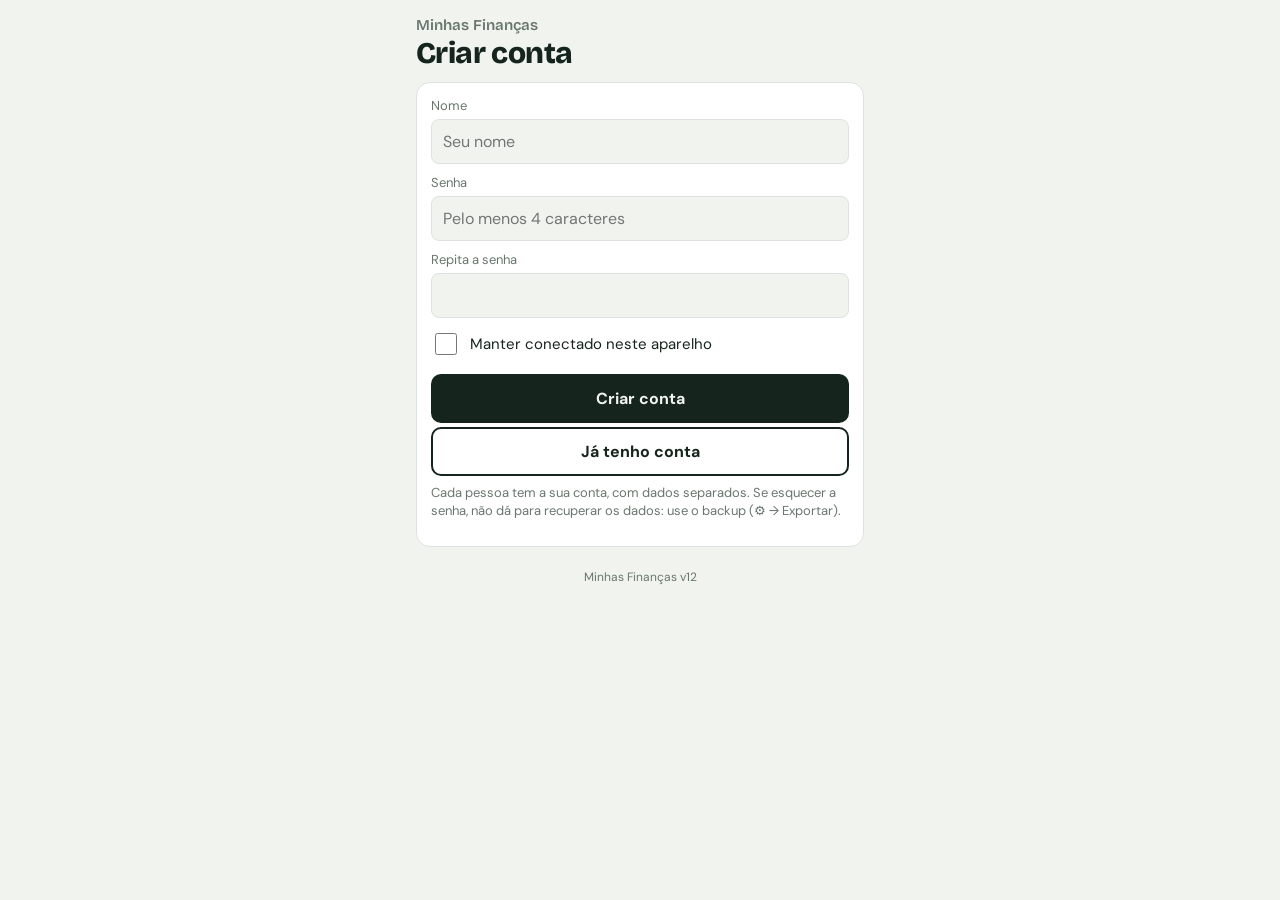
<file: index-4.html>
<!DOCTYPE html>
<html lang="pt-BR">
<head>
<meta charset="utf-8">
<meta name="viewport" content="width=device-width, initial-scale=1, viewport-fit=cover">
<title>Minhas Finanças v12</title>
<meta name="theme-color" content="#1F8A55">
<meta name="description" content="Controle de gastos por voz, com velocímetro de saldo.">
<link rel="manifest" href="manifest.json">
<link rel="icon" href="icon.svg" type="image/svg+xml">
<link rel="apple-touch-icon" href="icon.svg">
<meta name="apple-mobile-web-app-capable" content="yes">
<meta name="mobile-web-app-capable" content="yes">
<meta name="apple-mobile-web-app-title" content="Finanças">
<link href="https://fonts.googleapis.com/css2?family=Bricolage+Grotesque:wght@600;800&family=DM+Sans:wght@400;500;700&display=swap" rel="stylesheet">
<style>
:root{--bg:#F1F3EE;--card:#FFFFFF;--ink:#15251D;--mute:#68766E;--line:#DDE3DC;--pos:#1F8A55;--neg:#D6403A;--mid:#D99A12;--rec:#1F8A55;--uti:#2F6FDB;--des:#8E1B3C;--gua:#7B847F;--sem:#B9C1BC;--btn:#15251D;--btnt:#F1F3EE}
@media (prefers-color-scheme:dark){:root:not([data-theme="light"]){--bg:#0F1814;--card:#18251E;--ink:#EDF2EC;--mute:#93A399;--line:#263830;--pos:#3DBB7A;--neg:#EF6A63;--mid:#EBB63E;--rec:#3DBB7A;--uti:#6AA0FF;--des:#C73E62;--gua:#A9B2AD;--sem:#5F6F66;--btn:#EDF2EC;--btnt:#0F1814}}
:root[data-theme="dark"]{--bg:#0F1814;--card:#18251E;--ink:#EDF2EC;--mute:#93A399;--line:#263830;--pos:#3DBB7A;--neg:#EF6A63;--mid:#EBB63E;--rec:#3DBB7A;--uti:#6AA0FF;--des:#C73E62;--gua:#A9B2AD;--sem:#5F6F66;--btn:#EDF2EC;--btnt:#0F1814}
*{box-sizing:border-box}
html{-webkit-text-size-adjust:100%}
body{margin:0;background:var(--bg);color:var(--ink);font-family:'DM Sans',system-ui,sans-serif;font-size:16px;line-height:1.4;padding-top:env(safe-area-inset-top,0px);padding-bottom:env(safe-area-inset-bottom,0px)}
main{max-width:480px;margin:0 auto;padding:16px 16px 80px}
h1{font:600 15px 'Bricolage Grotesque',sans-serif;margin:0 0 4px;color:var(--mute)}
.saldo{font:800 46px/1.05 'Bricolage Grotesque',sans-serif;letter-spacing:-.02em;margin:0}
.saldo.neg{color:var(--neg)}
.sub{color:var(--mute);font-size:14px;margin:4px 0 14px}
.bar{display:flex;height:12px;border-radius:6px;overflow:hidden;background:var(--line)}
.bar i{display:block;height:100%}
.tot{display:grid;gap:8px;margin:12px 0 20px}
.tot div{background:var(--card);border:1px solid var(--line);border-radius:10px;padding:10px;min-width:0}
.tot b{display:block;font:700 16px 'Bricolage Grotesque',sans-serif}
.tot span{font-size:12px;color:var(--mute)}
.dot{display:inline-block;width:10px;height:10px;border-radius:50%;margin-right:6px}
.form{background:var(--card);border:1px solid var(--line);border-radius:14px;padding:14px;margin-bottom:22px}
.hint{font-size:13px;color:var(--mute);margin:8px 0 12px}
label{display:block;font-size:13px;color:var(--mute);margin:10px 0 4px}
input{width:100%;padding:11px;border-radius:8px;border:1px solid var(--line);background:var(--bg);color:var(--ink);font:16px 'DM Sans',sans-serif}
input[type=checkbox]{width:22px;height:22px;flex:none;accent-color:var(--pos)}
input[type=date]{min-height:46px}
.chk{display:flex;align-items:center;gap:10px;margin:12px 0 0;font-size:15px;color:var(--ink)}
.campo{display:flex;gap:8px;align-items:stretch}
.campo input{flex:1;min-width:0}
.mic{flex:none;width:52px;border:0;border-radius:10px;background:var(--btn);color:var(--btnt);font-size:22px;cursor:pointer;line-height:1}
.mic[hidden]{display:none}
.mic.on{background:var(--neg);color:#fff;animation:pulsa 1s ease-in-out infinite}
@keyframes pulsa{50%{opacity:.65}}
.add{margin-top:4px;width:100%;border:2px solid var(--ink);background:transparent;color:var(--ink);border-radius:10px;padding:12px;font:700 16px 'DM Sans',sans-serif;cursor:pointer}
.add.pri{background:var(--ink);color:var(--bg)}
.add:disabled{opacity:.45;cursor:default}
h2{font:800 18px 'Bricolage Grotesque',sans-serif;margin:0 0 8px}
.it{display:flex;align-items:center;gap:10px;padding:11px 0;border-bottom:1px solid var(--line)}
.it .c{width:26px;height:26px;border-radius:50%;border:0;flex:none;cursor:pointer}
.it .t{flex:1;min-width:0}
.it .t b{display:block;font-weight:500;overflow:hidden;text-overflow:ellipsis;white-space:nowrap}
.it .t small{color:var(--mute);font-size:12px}
.it .v{font:700 16px 'Bricolage Grotesque',sans-serif;white-space:nowrap}
.it .x{border:0;background:none;color:var(--mute);font-size:22px;cursor:pointer;padding:10px 8px;min-width:44px;min-height:44px}
.vazio{color:var(--mute);padding:14px 0}
.top{display:flex;align-items:center;gap:6px;max-width:480px;margin:0 auto;padding:12px 16px 0}
.top[hidden]{display:none}
.dots{display:flex;align-items:center}
.dots button{width:30px;height:44px;border:0;background:transparent;cursor:pointer;padding:0;display:flex;align-items:center;justify-content:center}
.dots button i{display:block;width:10px;height:10px;border-radius:50%;background:var(--line);transition:all .2s}
.dots button[aria-selected="true"] i{width:24px;border-radius:6px;background:var(--ink)}
#ptit{flex:1;font:800 18px 'Bricolage Grotesque',sans-serif;padding-left:6px}
.eng{flex:none;width:44px;height:44px;border-radius:50%;border:2px solid var(--line);background:transparent;color:var(--mute);font-size:20px;cursor:pointer}
.pg{display:none;min-width:0}
.pg.on{display:block;animation:entra .25s ease}
@keyframes entra{from{opacity:0;transform:translateX(var(--de,24px))}to{opacity:1;transform:none}}
@media (prefers-reduced-motion:reduce){.pg.on,.mic.on,.toast{animation:none}}
.ring{display:flex;justify-content:center;margin:4px 0 2px}
.ring svg{width:230px;height:230px}
.rl{font:500 12px 'DM Sans',sans-serif;fill:var(--mute)}
.rv{font:800 21px 'Bricolage Grotesque',sans-serif;fill:var(--ink)}
.cats{display:grid;grid-template-columns:repeat(4,minmax(0,1fr));gap:6px;margin-top:6px}
.cat{display:flex;flex-direction:column;align-items:center;justify-content:center;gap:5px;padding:9px 2px;min-height:58px;border-radius:12px;border:2px solid var(--line);background:var(--bg);color:var(--ink);font:700 12px 'DM Sans',sans-serif;cursor:pointer}
.cat .dot{margin:0;width:16px;height:16px}
.cat:active{transform:scale(.97)}
.cat:disabled{opacity:.5;cursor:default}
.gauge{background:var(--card);border:1px solid var(--line);border-radius:14px;padding:8px;margin:0 0 12px;text-align:center;overflow:hidden}
/* Todos os painéis usam o mesmo quadrado compacto */
.gauge-viewport{min-width:0;height:248px;overflow:hidden;touch-action:pan-y}
.gauge-slide{display:none;text-align:left;animation:entra .22s ease;height:248px;overflow-y:auto;overscroll-behavior:contain;padding:2px 4px;scrollbar-width:thin}
.gauge-slide.active{display:block}
.gauge-slide:first-child{text-align:center;overflow:hidden}
.gauge-slide h1{margin:2px 4px 5px;font-size:13px}
.gauge-slide h2{font-size:15px;margin:3px 0 5px}
.gauge-slide .form{margin:6px 0;padding:8px}
.gauge-slide .gcard{margin:5px 0;padding:8px}
.gauge-slide .sub{font-size:12px;margin:2px 0 6px}
.gauge-slide .hint{font-size:11px;margin:4px 0 6px}
.gauge-slide .it{padding:5px 0;gap:7px}
.gauge-slide .it .c{width:18px;height:18px}
.gauge-slide .it .v{font-size:13px}
.gauge-slide .it .t b{font-size:13px}
.gauge-slide .it .t small{font-size:10px}
#pg1 .gauge svg{max-width:290px}
#gaugeEntries .entry-total{text-align:left}
#gaugeEntries .entry-total .dl{font-size:12px;color:var(--mute)}
#gaugeSaved .saldo{font-size:clamp(24px,7vw,32px)}
#gaugeSaved .gcard .sub{margin-bottom:0}
.gauge-nav{display:flex;align-items:center;justify-content:space-between;gap:8px;margin-top:6px;padding-top:6px;border-top:1px solid var(--line)}
.gauge-nav button{display:flex;align-items:center;justify-content:center;gap:5px;min-width:36px;min-height:34px;border:1px solid var(--line);border-radius:999px;background:var(--bg);color:var(--ink);font-size:18px;cursor:pointer}
.gauge-nav .gauge-name{flex:1;text-align:center;font-size:13px;font-weight:700;color:var(--mute)}
.gauge-dots{display:flex;justify-content:center;gap:5px;margin-top:5px}
.gauge-dots i{width:6px;height:6px;border-radius:50%;background:var(--line)}
.gauge-dots i.active{width:18px;border-radius:5px;background:var(--pos)}
.gauge svg{width:100%;max-width:340px;height:auto;display:block;margin:0 auto}
.gz{fill:none;stroke-width:22}
.gl{font:500 12px 'DM Sans',sans-serif;fill:var(--mute)}
.gv{font:800 20px 'Bricolage Grotesque',sans-serif;fill:var(--ink)}
.gs{font-size:14px;font-weight:500;margin:6px 8px 0}
.swhint{font-size:12px;color:var(--mute);text-align:center;margin:0 0 14px}
.duo{display:grid;grid-template-columns:1fr 1fr;gap:8px;margin:2px 0 12px}
.duo>div{background:var(--card);border:1px solid var(--line);border-radius:14px;padding:10px 12px;min-width:0}
.duo .dl{font-size:12px;color:var(--mute);font-weight:500}
.duo .saldo{font-size:clamp(22px,7vw,30px);margin-top:2px;white-space:nowrap}
.duo .gasto{color:var(--des)}
.summary-grid>div{padding:10px 11px}
.summary-grid>div:nth-child(n+3){padding:8px 11px}
.mini-value{font:800 22px/1.15 'Bricolage Grotesque',sans-serif;margin:3px 0 0;white-space:nowrap;color:var(--ink)}
.entry-total{padding:7px 4px 10px;margin-bottom:8px;border-bottom:1px solid var(--line)}
.entry-total .saldo{font-size:clamp(25px,7vw,32px);margin-top:2px}
.gcard{background:var(--card);border:1px solid var(--line);border-radius:14px;padding:16px;margin:4px 0 12px;text-align:center}
.gcard .dl{font-size:13px;color:var(--mute);font-weight:500}
.gcard .saldo{margin-top:4px;color:var(--ink)}
.cfg{background:var(--card);border:1px solid var(--line);border-radius:14px;padding:14px;margin:0 0 18px}
.cfg[hidden]{display:none}
.cfg h2{margin-bottom:4px}
.cfg .add{margin-top:10px}
.cfg .msg{font-size:13px;color:var(--mute);margin:8px 0 0}
.cfg p{margin:4px 0}
.cfg hr{border:0;border-top:1px solid var(--line);margin:16px 0}
.perigo{border-color:var(--neg);color:var(--neg)}
.crow{display:grid;grid-template-columns:1fr 112px 44px;gap:6px;margin-top:8px;align-items:center}
.crow .x{border:0;background:none;color:var(--mute);font-size:22px;cursor:pointer;min-height:44px}
.row2{display:grid;grid-template-columns:1fr 1fr;gap:10px}
.chips{display:flex;flex-wrap:wrap;gap:8px;margin-top:2px}
.chip{display:inline-flex;align-items:center;gap:6px;padding:9px 12px;border-radius:999px;border:1px solid var(--line);background:var(--bg);color:var(--ink);font:500 14px 'DM Sans',sans-serif;cursor:pointer;max-width:100%}
.chip .dot{margin:0;flex:none}
.chip span{overflow:hidden;text-overflow:ellipsis;white-space:nowrap}
.chip:active{transform:scale(.97)}
#atalhos{margin-bottom:12px}
#atalhos[hidden]{display:none}
.toast{position:fixed;left:50%;transform:translateX(-50%);top:calc(66px + env(safe-area-inset-top,0px));width:calc(100% - 32px);max-width:440px;display:flex;align-items:center;gap:10px;background:var(--ink);color:var(--bg);border-radius:12px;padding:12px 14px;font-size:14px;box-shadow:0 6px 24px rgba(0,0,0,.25);z-index:20;animation:sobe .2s ease}
.toast[hidden]{display:none}
.toast span{flex:1;min-width:0}
.toast button{border:0;background:transparent;color:var(--bg);font:700 14px 'DM Sans',sans-serif;text-decoration:underline;cursor:pointer;padding:6px 4px;min-height:36px}
.toast button[hidden]{display:none}
@keyframes sobe{from{opacity:0;transform:translate(-50%,-10px)}to{opacity:1;transform:translate(-50%,0)}}
.ir{display:flex;align-items:center;gap:10px;padding:10px 0;border-bottom:1px solid var(--line)}
.ir.off{opacity:.55}
.ir .t{flex:1;min-width:0}
.ir .t b{display:block;font-weight:500;overflow:hidden;text-overflow:ellipsis;white-space:nowrap}
.ir .t small{color:var(--mute);font-size:12px}
.ir .v{font:700 15px 'Bricolage Grotesque',sans-serif;white-space:nowrap}
.ir .v.pos{color:var(--pos)}
.ir label{margin:0;display:flex;align-items:center}
.ver{font-size:12px;color:var(--mute);text-align:center;margin:18px 0 0}
select{width:100%;padding:11px;border-radius:8px;border:1px solid var(--line);background:var(--bg);color:var(--ink);font:16px 'DM Sans',sans-serif}
.cat.sel{border-color:var(--ink)}
.tipos{display:grid;grid-template-columns:repeat(3,1fr);gap:8px;margin-top:4px}
.sheet{position:fixed;inset:0;background:rgba(0,0,0,.45);z-index:30;display:flex;align-items:flex-end;justify-content:center}
.sheet[hidden]{display:none}
.sheetbox{background:var(--card);width:100%;max-width:480px;max-height:92vh;overflow:auto;border-radius:18px 18px 0 0;padding:16px 16px calc(20px + env(safe-area-inset-bottom,0px))}
.sheetbox .add{margin-top:10px}
.it .t{cursor:pointer}
.aviso{width:calc(100% - 32px);max-width:448px;margin:8px auto 0;padding:10px 12px;display:flex;gap:8px;align-items:center;flex-wrap:wrap;background:var(--card);border:1px solid var(--mid);border-radius:12px;font-size:14px}
.aviso[hidden]{display:none}
.aviso span{flex:1 1 100%}
.aviso button{width:auto;margin:0;padding:8px 12px;font-size:14px}
details.mes{background:var(--card);border:1px solid var(--line);border-radius:12px;padding:10px 12px;margin-bottom:8px}
details.mes summary{cursor:pointer;font-weight:700;list-style:none}
details.mes summary small{display:block;font-weight:400;color:var(--mute);font-size:12px;margin-top:2px}
details.mes .mi{display:flex;justify-content:space-between;gap:8px;font-size:13px;padding:5px 0;border-bottom:1px solid var(--line)}
details.mes .mi:last-child{border-bottom:0}
button:focus-visible,input:focus-visible,select:focus-visible{outline:3px solid var(--mid);outline-offset:2px}
</style>
</head>
<body>
<div class="top" id="top" hidden>
<nav class="dots" aria-label="Navegação principal">
<button type="button" id="t1" aria-label="Principal" aria-selected="true"><i></i></button>
<button type="button" id="t2" aria-label="Histórico" aria-selected="false"><i></i></button>
</nav>
<span id="ptit">Principal · Gastos</span>
<button type="button" class="eng" id="eng" aria-label="Configurações" title="Configurações" aria-expanded="false">⚙</button>
</div>

<div class="aviso" id="aviso" hidden role="status"><span id="avmsg"></span><button type="button" class="add pri" id="av1"></button><button type="button" class="add" id="av2">Depois</button></div>
<div id="pages">
<!-- ============ GASTOS ============ -->
<section class="pg" id="pg1">
<main>
<section class="cfg" id="cfg" hidden aria-label="Configurações">
<h2>Contas e saldo do mês</h2>
<p class="msg" style="margin-top:0">Informe o saldo de cada conta no começo do mês. O total vira o seu saldo do mês; o que entra soma e o que sai é descontado.</p>
<div id="contas"></div>
<button type="button" class="add" id="addc">+ Adicionar conta</button>
<div class="row2" style="margin-top:12px">
<div><label for="limy" style="margin-top:0">Amarelo abaixo de (R$)</label><input id="limy" inputmode="decimal"></div>
<div><label for="limr" style="margin-top:0">Vermelho abaixo de (R$)</label><input id="limr" inputmode="decimal"></div>
</div>
<button type="button" class="add pri" id="iniok">Salvar</button>
<p class="msg" id="inimsg"></p>
<hr>
<h2>Importar extrato</h2>
<p class="msg" style="margin-top:0">Envie o extrato do banco em OFX ou CSV. O que entrou vai para Recebidos, o que saiu vai para Gastos como “Sem categoria” (você classifica tocando na bolinha). Repetidos são pulados.</p>
<input type="file" id="arq" hidden>
<button class="add pri" id="escolhe" type="button">Escolher arquivo do extrato</button>
<label for="desde">Importar lançamentos a partir de</label>
<input type="date" id="desde">
<p class="msg" id="imsg"></p>
<div id="iprev" hidden>
<h2 style="margin-top:12px">Conferir antes de importar</h2>
<p class="sub" id="isum"></p>
<div id="implist"></div>
<button class="add pri" id="idoit" type="button" style="margin-top:14px">Importar selecionados</button>
</div>
<hr>
<h2>Fechar o mês</h2>
<p class="msg" style="margin-top:0">Guarda o resumo do mês, leva o saldo final para o começo do próximo mês e limpa a lista de lançamentos. O que está em Guardado continua guardado.</p>
<button type="button" class="add" id="fecha">Fechar o mês</button>
<button type="button" class="add" id="reabre" hidden>Desfazer o último fechamento</button>
<p class="msg" id="fmsg"></p>
<hr>
<h2>Backup</h2>
<p class="msg">Seus dados ficam só neste aparelho, protegidos pela sua senha. Exporte de vez em quando. O arquivo de backup não tem senha: guarde com cuidado.</p>
<button type="button" class="add pri" id="expShare">Compartilhar backup (WhatsApp, Drive...)</button>
<button type="button" class="add" id="exp">Salvar backup no aparelho (.json)</button>
<button type="button" class="add" id="impb">Importar backup</button>
<input type="file" id="imp" accept="application/json,.json" hidden>
<p class="msg" id="bkmsg"></p>
<hr>
<h2>Conta</h2>
<p class="msg" id="quem"></p>
<button type="button" class="add" id="sair">Sair</button>
<button type="button" class="add perigo" id="zera">Apagar meus dados e recomeçar</button>
<button type="button" class="add perigo" id="delc">Excluir minha conta</button>
<p class="ver" id="ver"></p>
</section>

<div class="duo summary-grid">
<div><span class="dl">Disponível</span><p class="saldo" id="saldo">R$ 0,00</p></div>
<div><span class="dl">Já gasto</span><p class="saldo gasto" id="gasto">R$ 0,00</p></div>
<div class="mini-total"><span class="dl">Entradas</span><p class="mini-value" id="entradasTotal">R$ 0,00</p></div>
<div class="mini-total"><span class="dl">Guardado</span><p class="mini-value" id="guardadoTotal">R$ 0,00</p></div>
</div>
<section class="gauge" id="gaugeCard" aria-label="Painel financeiro: deslize ou use as setas para alternar entre saldo, entradas e guardados">
<div class="gauge-viewport" id="gaugeViewport">
  <div class="gauge-slide active" data-gslide="0" aria-label="Velocímetro">
    <svg id="gauge" viewBox="-24 0 368 204" role="img" aria-label="Velocímetro do saldo"></svg>
    <p class="gs" id="gstat" aria-live="polite"></p>
  </div>
  <div class="gauge-slide" data-gslide="1" aria-label="Entradas" id="gaugeEntries"></div>
  <div class="gauge-slide" data-gslide="2" aria-label="Guardado" id="gaugeSaved"></div>
</div>
<div class="gauge-nav" aria-label="Mudar painel">
  <button type="button" id="gPrev" aria-label="Painel anterior" title="Painel anterior">‹</button>
  <span class="gauge-name" id="gaugeName">Visão geral</span>
  <button type="button" id="gNext" aria-label="Próximo painel" title="Próximo painel">›</button>
</div>
<div class="gauge-dots" aria-hidden="true"><i class="active"></i><i></i><i></i></div>
</section>


<section class="form">
<div id="atalhos" hidden><label style="margin-top:0">Gastos frequentes · toque para lançar de novo</label><div class="chips" id="chips"></div></div>
<label for="frase" style="margin-top:0">Único campo de voz · entradas, saídas e guardados</label>
<div class="campo">
<input id="frase" placeholder="Ex.: gastei 12,50; recebi salário 100; guardar 50" autocomplete="off" enterkeyhint="done">
<button type="button" class="mic" id="mic1" aria-label="Falar o gasto" title="Falar o gasto">🎤</button>
</div>
<p class="hint" id="hint">Use este único microfone para tudo: “recebi salário 100”, “guardar 50” ou “padaria 12,50”. Entradas/recebimentos/ganhos falados são salvos automaticamente. Data e hora são registradas; a forma de pagamento é salva quando você a informa.</p>
<div class="cats" id="cats"></div>
</section>

<h2>Lançamentos</h2>
<div id="lista"></div>
</main>
</section>

<!-- ============ ENTRADAS ============ -->
<section class="pg" id="pg2">
<main>
<h1>Entradas</h1>
<div class="entry-total"><span class="dl">Total de entradas</span><p class="saldo" id="rtot">R$ 0,00</p></div>
<section class="form">
<label for="frase2" style="margin-top:0">Fale ou digite o recebido</label>
<div class="campo">
<input id="frase2" placeholder="Ex.: salário R$ 80,00 pix" autocomplete="off" enterkeyhint="done">
<button type="button" class="mic" id="mic2" aria-label="Falar o recebido" title="Falar o recebido">🎤</button>
</div>
<p class="hint" id="hint2">Toque no 🎤 e diga, por exemplo: “salário 80 pix”. O valor soma no seu saldo e é lançado sozinho (dá para desfazer). Data, hora e forma são anotadas sozinhas.</p>
<button class="add" id="add2" type="button">Salvar</button>
</section>
<h2>Entradas</h2>
<div id="lista2"></div>
</main>
</section>

<!-- ============ GUARDADOS ============ -->
<section class="pg" id="pg3">
<main>
<h1>Guardados</h1>
<div class="gcard"><span class="dl">Total guardado</span><p class="saldo" id="gtot">R$ 0,00</p><p class="sub" id="gsub" style="margin-bottom:0"></p></div>
<p class="hint">O que você guarda sai do saldo Disponível, mas não conta como gasto. Para guardar, fale o valor na primeira página e toque em Guardado.</p>
<h2>Valores guardados</h2>
<div id="lista3"></div>
</main>
</section>

<!-- ============ HISTÓRICO ============ -->
<section class="pg" id="pg4">
<main>
<h1>Minhas Finanças</h1>
<h2 style="margin-top:4px">Histórico completo</h2>
<p class="sub">Entradas, gastos e valores guardados em uma única lista.</p>
<div id="listaHist"></div>
</main>
</section>

<!-- ============ LOGIN ============ -->
<section class="pg" id="pga">
<main>
<h1>Minhas Finanças</h1>
<p class="saldo" style="font-size:30px;margin-bottom:12px" id="atit">Entrar</p>
<section class="form">
<label for="un" style="margin-top:0">Nome</label>
<input id="un" autocomplete="username" autocapitalize="words" placeholder="Seu nome">
<label for="up">Senha</label>
<input id="up" type="password" autocomplete="current-password" placeholder="Pelo menos 4 caracteres">
<div id="ucw" hidden><label for="up2">Repita a senha</label><input id="up2" type="password" autocomplete="new-password"></div>
<label class="chk"><input type="checkbox" id="ulem"> Manter conectado neste aparelho</label>
<p class="hint" id="umsg" role="alert"></p>
<button class="add pri" id="uok" type="button">Entrar</button>
<button class="add" id="usw" type="button">Criar conta</button>
<p class="hint" id="unote"></p>
</section>
<p class="ver" id="ver2"></p>
</main>
</section>

<!-- ============ PRIMEIRO USO ============ -->
<section class="pg" id="pgs">
<main>
<h1>Bem-vindo</h1>
<p class="saldo" style="font-size:30px" id="bemv">Minhas Finanças</p>
<p class="sub">Vamos começar. Qual era o saldo da conta no início do mês?</p>
<section class="form">
<label for="ini0" style="margin-top:0">Saldo (conta principal)</label>
<input id="ini0" inputmode="decimal" value="" placeholder="639,73" autocomplete="off">
<p class="hint" id="ini0msg">Depois, na engrenagem ⚙, você adiciona outras contas.</p>
<button class="add pri" id="ini0ok" type="button">Começar</button>
</section>
</main>
</section>
</div>

<div class="sheet" id="edit" hidden role="dialog" aria-modal="true" aria-label="Editar lançamento"><div class="sheetbox">
<h2>Editar lançamento</h2>
<label for="ed" style="margin-top:0">Descrição</label><input id="ed" autocomplete="off">
<div class="row2"><div><label for="ev">Valor (R$)</label><input id="ev" inputmode="decimal" autocomplete="off"></div><div><label for="edt">Data</label><input id="edt" type="date"></div></div>
<label for="ep">Forma de pagamento</label><select id="ep"></select>
<label>Tipo</label><div class="tipos" id="etipo"></div>
<p class="hint" id="emsg" role="alert"></p>
<button class="add pri" id="esalva" type="button">Salvar alterações</button>
<button class="add" id="ecancela" type="button">Cancelar</button>
<button class="add perigo" id="eapaga" type="button">Apagar lançamento</button>
</div></div>
<div class="toast" id="toast" role="status" aria-live="polite" hidden><span id="tmsg"></span><button type="button" id="tund">Desfazer</button></div>

<script>
var VERSAO='v12';
var COR={rec:{n:'Entrada',v:'--rec'},uti:{n:'Útil',v:'--uti'},des:{n:'Desnecessário',v:'--des'},gua:{n:'Guardado',v:'--gua'},sem:{n:'Sem categoria',v:'--sem'}};
var st=null,uid=null,KEYC=null,users=[],wq=Promise.resolve();
function norm(i){var m={pos:'uti',neg:'des',mid:'gua'};if(m[i.cor])i.cor=m[i.cor];if(i.ent)i.cor='rec';else if(i.cor==='rec')i.ent=true;if(!COR[i.cor])i.cor='sem';i.val=Number(i.val)||0;i.desc=String(i.desc||'');i.pay=String(i.pay||'Não informada');i.d=String(i.d||hoje());i.t=String(i.t||'');i.ent=!!i.ent;return i}
function somaContas(o){return Math.round(o.contas.reduce(function(a,c){return a+(Number(c.saldo)||0)},0)*100)/100}
function migra(o){if(!Array.isArray(o.contas)||!o.contas.length)o.contas=[{id:1,nome:'Banco Inter',saldo:o.start}];
o.contas.forEach(function(c,k){c.id=c.id||k+1;c.nome=String(c.nome||'Conta '+(k+1));c.saldo=Number(c.saldo)||0});
o.lim=(o.lim&&o.lim.y>o.lim.r&&o.lim.r>=0)?{y:Number(o.lim.y),r:Number(o.lim.r)}:{y:400,r:100};
if(!Array.isArray(o.arquivo))o.arquivo=[];o.gAnt=Number(o.gAnt)||0;
o.start=somaContas(o);o.items=(o.items||[]).map(norm);return o}
function brl(n){return n.toLocaleString('pt-BR',{style:'currency',currency:'BRL'})}
function fmt2(n){return n.toLocaleString('pt-BR',{minimumFractionDigits:2,maximumFractionDigits:2})}
function pad(n){return String(n).padStart(2,'0')}
function hoje(){var d=new Date();return d.getFullYear()+'-'+pad(d.getMonth()+1)+'-'+pad(d.getDate())}
function hora(){var d=new Date();return pad(d.getHours())+':'+pad(d.getMinutes())}
function dm(s){var p=s.split('-');return p[2]+'/'+p[1]}
function $(i){return document.getElementById(i)}

/* ---------- contas de usuário e criptografia ---------- */
function loadUsers(){try{var u=JSON.parse(localStorage.getItem('financas-users')||'[]');return Array.isArray(u)?u:[]}catch(e){return[]}}
function saveUsers(){localStorage.setItem('financas-users',JSON.stringify(users))}
function dkey(id){return 'financas-d-'+id}
function b64(buf){var a=new Uint8Array(buf),s='';for(var i=0;i<a.length;i++)s+=String.fromCharCode(a[i]);return btoa(s)}
function unb64(s){var b=atob(s),a=new Uint8Array(b.length);for(var i=0;i<b.length;i++)a[i]=b.charCodeAt(i);return a}
function derive(pw,salt,it){return crypto.subtle.importKey('raw',new TextEncoder().encode(pw),'PBKDF2',false,['deriveKey']).then(function(k){return crypto.subtle.deriveKey({name:'PBKDF2',salt:salt,iterations:it,hash:'SHA-256'},k,{name:'AES-GCM',length:256},false,['encrypt','decrypt'])})}
function enc(key,txt){var iv=crypto.getRandomValues(new Uint8Array(12));return crypto.subtle.encrypt({name:'AES-GCM',iv:iv},key,new TextEncoder().encode(txt)).then(function(ct){return{iv:b64(iv),ct:b64(ct)}})}
function dec(key,rec){return crypto.subtle.decrypt({name:'AES-GCM',iv:unb64(rec.iv)},key,unb64(rec.ct)).then(function(b){return new TextDecoder().decode(b)})}
function save(){if(!uid||!KEYC||!st)return;var snap=JSON.stringify(st),id=uid,k=KEYC;
wq=wq.then(function(){return enc(k,snap)}).then(function(r){try{localStorage.setItem(dkey(id),JSON.stringify(r))}catch(e){}}).catch(function(){})}
function limpaCampo(el){el.value='';setTimeout(function(){if(el.value&&el.dataset.novo!=='1')el.value=''},90)}
function addItem(it){st.items.push(it);save()}
function remove(id){st.items=st.items.filter(function(z){return z.id!==id});save()}
/* lembrar neste aparelho: guarda a chave (não extraível) no IndexedDB */
function idb(){return new Promise(function(ok,no){var r=indexedDB.open('financas',1);r.onupgradeneeded=function(){r.result.createObjectStore('s')};r.onsuccess=function(){ok(r.result)};r.onerror=function(){no()}})}
function idbSet(k,v){return idb().then(function(db){return new Promise(function(ok,no){var t=db.transaction('s','readwrite');t.objectStore('s').put(v,k);t.oncomplete=ok;t.onerror=no})})}
function idbGet(k){return idb().then(function(db){return new Promise(function(ok,no){var q=db.transaction('s').objectStore('s').get(k);q.onsuccess=function(){ok(q.result)};q.onerror=no})})}
function idbDel(k){return idb().then(function(db){return new Promise(function(ok){var t=db.transaction('s','readwrite');t.objectStore('s').delete(k);t.oncomplete=ok;t.onerror=ok})}).catch(function(){})}

/* ---------- telas: login, primeiro uso, app ---------- */
var cur=0,pg=[$('pg1'),$('pg2'),$('pg3')],tb=[$('t1'),$('t2')],TIT=['Gastos','Recebidos','Guardados'];
function tela(qual){if(qual==='pga'||qual==='pgs')$('aviso').hidden=true;['pg1','pg2','pg3','pg4','pga','pgs'].forEach(function(i){$(i).className='pg'});$(qual).className='pg on';$('top').hidden=(qual==='pga'||qual==='pgs');if(qual==='pg4'){$('t1').setAttribute('aria-selected','false');$('t2').setAttribute('aria-selected','true');$('ptit').textContent='Histórico'}window.scrollTo(0,0)}
function irPara(n,direto){n=Math.max(0,Math.min(2,n));if(n===cur&&!direto&&$('pg4').className.indexOf('on')<0)return;$('top').hidden=false;document.documentElement.style.setProperty('--de',n>cur?'24px':'-24px');cur=n;
pg.forEach(function(e,k){e.className='pg'+(k===n?' on':'')});['pg4','pga','pgs'].forEach(function(id){$(id).className='pg'});
$('t1').setAttribute('aria-selected','true');$('t2').setAttribute('aria-selected','false');$('ptit').textContent='Principal';window.scrollTo(0,0)}
function abreHistorico(){if(!st)return;['pg1','pg2','pg3','pga','pgs'].forEach(function(id){$(id).className='pg'});$('pg4').className='pg on';$('top').hidden=false;$('t1').setAttribute('aria-selected','false');$('t2').setAttribute('aria-selected','true');$('ptit').textContent='Histórico';window.scrollTo(0,0);renderHistorico()}
function renderHistorico(){var L=$('listaHist');if(!L||!st)return;L.innerHTML='';var arr=st.items.slice().sort(function(a,b){return (b.d||'').localeCompare(a.d||'')||(Number(b.id)||0)-(Number(a.id)||0)});if(!arr.length){L.innerHTML='<p class="vazio">Nenhum lançamento neste mês.</p>';arquivoHist(L);return}arr.forEach(function(i){var r=document.createElement('div');r.className='it';var c=document.createElement('span');c.className='c';c.style.display='inline-block';c.style.background='var('+(i.ent?'--rec':COR[i.cor].v)+')';var t=document.createElement('div');t.className='t';t.innerHTML='<b></b><small></small>';t.firstChild.textContent=i.desc;t.lastChild.textContent=dm(i.d)+(i.t?' · '+i.t:'')+' · '+i.pay+' · '+(i.ent?'Entrada':COR[i.cor].n);var v=document.createElement('div');v.className='v'+(i.ent?' pos':'');v.style.color='var('+(i.ent?'--pos':(i.cor==='gua'?'--gua':'--ink'))+')';v.textContent=(i.ent?'+ ':'− ')+brl(i.val);t.title='Toque para editar';t.onclick=function(){abreEdicao(i.id)};r.appendChild(c);r.appendChild(t);r.appendChild(v);L.appendChild(r)});arquivoHist(L)}
function entra(){cur=-1;irPara(0,true);cfg.hidden=true;eng.setAttribute('aria-expanded','false');gaveta();render();setTimeout(function(){checaVersao();lembreteBackup()},1200);$('quem').textContent='Conta: '+(users.filter(function(u){return u.id===uid})[0]||{nome:''}).nome}
var modo='login';
function authModo(m){modo=m;var novo=(m==='criar');$('atit').textContent=novo?'Criar conta':'Entrar';$('ucw').hidden=!novo;$('uok').textContent=novo?'Criar conta':'Entrar';$('usw').textContent=novo?'Já tenho conta':'Criar conta';
$('up').autocomplete=novo?'new-password':'current-password';$('umsg').textContent='';
var velho=false;try{velho=!!localStorage.getItem('financas-v1')}catch(e){}
$('unote').textContent=novo?(velho&&!users.length?'Seus lançamentos atuais deste aparelho serão levados para esta conta.':'Cada pessoa tem a sua conta, com dados separados. Se esquecer a senha, não dá para recuperar os dados: use o backup (⚙ → Exportar).'):'Esqueceu a senha? Não dá para recuperar. Crie uma nova conta e importe o seu backup.';
$('usw').hidden=false}
function mostraAuth(){st=null;uid=null;KEYC=null;users=loadUsers();var ult='';try{ult=localStorage.getItem('financas-ultimo')||''}catch(e){}
authModo(users.length?'login':'criar');$('un').value=ult;$('up').value='';$('up2').value='';tela('pga')}
function semCripto(msg){$('atit').textContent='Não dá para abrir aqui';$('umsg').textContent=msg||'Este navegador não oferece a proteção por senha. Abra o app pelo endereço https no Chrome atualizado.';$('uok').disabled=true;$('usw').hidden=true;$('un').disabled=true;$('up').disabled=true;tela('pga')}
function achaUser(nome){nome=nome.trim().toLowerCase();return users.filter(function(u){return u.nome.toLowerCase()===nome})[0]}
function carrega(){var raw=localStorage.getItem(dkey(uid));if(!raw){st=null;mostraSetup();return Promise.resolve()}
return dec(KEYC,JSON.parse(raw)).then(function(t){st=migra(JSON.parse(t));entra()})}
function lembrar(){if($('ulem').checked)return idbSet('sessao',{uid:uid,key:KEYC}).catch(function(){});return idbDel('sessao')}
$('uok').onclick=function(){var nome=$('un').value.trim(),pw=$('up').value,m=$('umsg'),b=this;
if(nome.length<2){m.textContent='Digite seu nome.';return}
if(pw.length<4){m.textContent='A senha precisa ter pelo menos 4 caracteres.';return}
b.disabled=true;m.textContent=modo==='criar'?'Criando conta...':'Entrando...';
var p;
if(modo==='criar'){
 if($('up2').value!==pw){m.textContent='As senhas não são iguais.';b.disabled=false;return}
 if(achaUser(nome)){m.textContent='Já existe uma conta com esse nome neste aparelho.';b.disabled=false;return}
 var salt=crypto.getRandomValues(new Uint8Array(16)),it=150000,k;
 p=derive(pw,salt,it).then(function(key){k=key;return enc(key,'ok')}).then(function(chk){
  var u={id:'u'+Date.now(),nome:nome,salt:b64(salt),it:it,chk:chk};users.push(u);saveUsers();uid=u.id;KEYC=k;
  var velho=null;if(users.length===1){try{velho=JSON.parse(localStorage.getItem('financas-v1')||'null')}catch(e){}}
  if(velho&&typeof velho.start==='number'&&Array.isArray(velho.items)){st=migra(velho);save();return wq.then(function(){return dec(KEYC,JSON.parse(localStorage.getItem(dkey(uid))))}).then(function(t){if(JSON.parse(t).items.length===st.items.length){try{localStorage.removeItem('financas-v1')}catch(e){}}})}
  st=null}).then(function(){try{localStorage.setItem('financas-ultimo',nome)}catch(e){}return lembrar()}).then(function(){if(st)entra();else mostraSetup()})
}else{
 var u=achaUser(nome);if(!u){m.textContent='Não achei essa conta neste aparelho. Confira o nome ou crie uma conta.';b.disabled=false;return}
 p=derive(pw,unb64(u.salt),u.it).then(function(key){return dec(key,u.chk).then(function(){return key},function(){return null})}).then(function(key){if(!key){m.textContent='Senha incorreta.';return}uid=u.id;KEYC=key;try{localStorage.setItem('financas-ultimo',u.nome)}catch(e){}return lembrar().then(carrega)})
}
p.catch(function(){m.textContent='Algo deu errado. Tente de novo.'}).then(function(){b.disabled=false})};
$('usw').onclick=function(){authModo(modo==='login'?'criar':'login')};
$('up').onkeydown=$('up2').onkeydown=$('un').onkeydown=function(e){if(e.key==='Enter'){e.preventDefault();$('uok').click()}};
function sairConta(){idbDel('sessao');mostraAuth()}
$('sair').onclick=sairConta;
var dArm=false,dTm=null;
$('delc').onclick=function(){var b=this;if(!dArm){dArm=true;b.textContent='Toque de novo: apaga a conta e os dados';dTm=setTimeout(function(){dArm=false;b.textContent='Excluir minha conta'},4000);return}
clearTimeout(dTm);dArm=false;b.textContent='Excluir minha conta';try{localStorage.removeItem(dkey(uid))}catch(e){}users=users.filter(function(u){return u.id!==uid});saveUsers();idbDel('sessao');mostraAuth()};

/* ---------- velocímetro ---------- */
var BASE_MIN=600,TOPO=0;
function gpt(f,r){var a=Math.PI*f;return[160+r*Math.cos(a),170-r*Math.sin(a)]}
function garc(f1,f2,r){var p=gpt(f1,r),q=gpt(f2,r);return'M'+p[0].toFixed(1)+' '+p[1].toFixed(1)+' A'+r+' '+r+' 0 0 1 '+q[0].toFixed(1)+' '+q[1].toFixed(1)}
function gauge(saldo){
var LIM_Y=st.lim.y,LIM_R=st.lim.r,mx=Math.max(BASE_MIN,Math.ceil(TOPO/100)*100,LIM_Y),fy=LIM_Y/mx,fr=LIM_R/mx,f=Math.max(0,Math.min(1,saldo/mx)),R=118;
var h='<path class="gz" stroke="var(--pos)" d="'+garc(1,fy,R)+'"/><path class="gz" stroke="var(--mid)" d="'+garc(fy,fr,R)+'"/><path class="gz" stroke="var(--neg)" d="'+garc(fr,0,R)+'"/>';
function lab(ff,t){var p=gpt(ff,R+24);return'<text class="gl" x="'+p[0].toFixed(1)+'" y="'+p[1].toFixed(1)+'" text-anchor="'+(p[0]<160?'end':'start')+'">'+t+'</text>'}
h+=lab(fy,'R$ '+Math.round(LIM_Y))+lab(fr,'R$ '+Math.round(LIM_R));
h+='<text class="gl" x="42" y="192" text-anchor="middle">R$ '+Math.round(mx)+'</text><text class="gl" x="278" y="192" text-anchor="middle">R$ 0</text>';
var n=gpt(f,96);
h+='<line x1="160" y1="170" x2="'+n[0].toFixed(1)+'" y2="'+n[1].toFixed(1)+'" stroke="var(--ink)" stroke-width="5" stroke-linecap="round"/><circle cx="160" cy="170" r="9" fill="var(--ink)"/>';
h+='<text class="gv" x="160" y="198" text-anchor="middle">'+brl(saldo)+'</text>';
$('gauge').innerHTML=h;
var g=$('gstat'),k,m;
if(saldo>=LIM_Y){k='--pos';m='Zona verde: tudo certo. Faltam '+brl(saldo-LIM_Y)+' para o amarelo.'}
else if(saldo>=LIM_R){k='--mid';m='Zona amarela: atenção ao que você gasta. Faltam '+brl(saldo-LIM_R)+' para o vermelho.'}
else{k='--neg';m=(saldo<0?'Saldo negativo. ':'')+'Perigo, pare de gastar! Restam só '+brl(Math.max(saldo,0))+' no mês, revise seus gastos.'}
g.textContent=m;g.style.color='var('+k+')'}

/* ---------- desenho das páginas ---------- */
function render(){
if(!st)return;
var saldo=st.start,g={rec:0,uti:0,des:0,gua:0,sem:0},tg=0,tgua=0;
st.items.forEach(function(i){if(i.ent){g.rec+=i.val;saldo+=i.val}else{saldo-=i.val;g[i.cor]+=i.val;if(i.cor==='gua')tgua+=i.val;else tg+=i.val}});
saldo=Math.round(saldo*100)/100;TOPO=st.start+g.rec;
var el=$('saldo');el.textContent=brl(saldo);el.className='saldo'+(saldo<0?' neg':'');
$('gasto').textContent=brl(tg);
gauge(saldo);
var nc=st.contas.length;$('entradasTotal').textContent=brl(g.rec);$('guardadoTotal').textContent=brl(tgua+(st.gAnt||0));
atalhos();
var gastos=st.items.filter(function(i){return !i.ent&&i.cor!=='gua'}),recs=st.items.filter(function(i){return i.ent}),guar=st.items.filter(function(i){return !i.ent&&i.cor==='gua'});
fill($('lista'),gastos,'Nenhum gasto ainda. Fale o primeiro gasto.');
fill($('lista2'),recs,'Nenhum recebido ainda.');
fill($('lista3'),guar,'Nada guardado ainda.');
renderHistorico();
$('rtot').textContent=brl(g.rec);
$('gtot').textContent=brl(tgua+(st.gAnt||0));$('gsub').textContent=guar.length+(guar.length===1?' valor guardado':' valores guardados')+(st.gAnt>0?' · '+brl(st.gAnt)+' de meses anteriores':'')}
function anel(arr,total){
var C=2*Math.PI*80,h='<circle cx="100" cy="100" r="80" fill="none" stroke="var(--line)" stroke-width="22"/>',off=0;
if(total>0){arr.forEach(function(i,k){var len=i.val/total*C,g=arr.length>1?Math.min(3,len/3):0,d=Math.max(len-g,0.5);
h+='<circle cx="100" cy="100" r="80" fill="none" stroke="var(--rec)" stroke-opacity="'+(k%2?'0.55':'1')+'" stroke-width="22" stroke-dasharray="'+d.toFixed(2)+' '+(C-d).toFixed(2)+'" stroke-dashoffset="'+(-off).toFixed(2)+'" transform="rotate(-90 100 100)"/>';off+=len})}
h+='<text class="rl" x="100" y="92" text-anchor="middle">Total recebido</text><text class="rv" x="100" y="118" text-anchor="middle">'+brl(total)+'</text>';
$('rring').innerHTML=h}
function fill(L,arr,msg){L.innerHTML='';
if(!arr.length){L.innerHTML='<p class="vazio">'+msg+'</p>';return}
arr.slice().reverse().forEach(function(i){
var r=document.createElement('div');r.className='it';
var c=document.createElement('button');c.className='c';c.title=i.ent?COR.rec.n:'Trocar categoria';c.setAttribute('aria-label',i.ent?'Recebido':'Categoria: '+COR[i.cor].n+'. Toque para trocar');c.style.background='var('+COR[i.cor].v+')';
if(!i.ent)c.onclick=function(){var o=['sem','uti','des','gua'];i.cor=o[(o.indexOf(i.cor)+1)%4];save();render()};
var t=document.createElement('div');t.className='t';t.innerHTML='<b></b><small></small>';t.firstChild.textContent=i.desc;t.lastChild.textContent=dm(i.d)+(i.t?' · '+i.t:'')+' · '+i.pay+(i.ent?' · entrada':' · '+COR[i.cor].n);
var v=document.createElement('div');v.className='v';v.textContent=(i.ent?'+ ':'− ')+brl(i.val);
var x=document.createElement('button');x.className='x';x.textContent='×';x.setAttribute('aria-label','Apagar lançamento');x.title='Apagar lançamento';
var armed=false,tm=null;
x.onclick=function(){if(!armed){armed=true;x.textContent='Apagar?';x.style.color='var(--neg)';x.style.fontWeight='700';x.style.fontSize='14px';tm=setTimeout(function(){armed=false;x.textContent='×';x.style.color='';x.style.fontWeight='';x.style.fontSize=''},3000);return}clearTimeout(tm);remove(i.id);render()};
t.title='Toque para editar';t.onclick=function(){abreEdicao(i.id)};r.appendChild(c);r.appendChild(t);r.appendChild(v);r.appendChild(x);L.appendChild(r)})}

/* ---------- interpretação da frase (valor, forma, descrição) ---------- */
var NUM=/\d{1,3}(?:\.\d{3})+(?:,\d{1,2})?|\d+(?:[.,]\d{1,2})?/;
function toVal(k){return parseFloat(/^\d{1,3}(?:\.\d{3})+(?:,\d+)?$/.test(k)?k.replace(/\./g,'').replace(',','.'):k.replace(',','.'))}
function falado(t){
t=t.replace(/(\d+)\s*reais?\s*e\s*(\d{1,2})\s*(?:centavos?)?/gi,function(_,a,b){return a+','+(b.length===1?b+'0':b)});
t=t.replace(/(\d+)\s*v[ií]rgula\s*(\d{1,2})/gi,'$1,$2');
t=t.replace(/(\d+)\s*centavos?/gi,function(_,a){return '0,'+pad(+a)});
return t}
function fmtFrase(el){var t=falado(el.value),m=t.match(NUM);if(!m)return;var v=toVal(m[0]);if(!(v>=0))return;
var i=t.search(NUM),b=t.slice(0,i).replace(/r\$\s*$/i,'');if(b&&!/\s$/.test(b))b+=' ';
var o=b+'R$ '+v.toLocaleString('pt-BR',{minimumFractionDigits:2,maximumFractionDigits:2})+t.slice(i+m[0].length);if(o!==t)el.value=o}
function parse(t){
var low=falado(t).toLowerCase().trim(),pay='Não informada';
if(/\b(d[eé]bito)\b/.test(low))pay='Débito';
else if(/\b(cr[eé]dito)\b|cart[aã]o de cr[eé]dito/.test(low))pay='Crédito';
else if(/\b(pix)\b/.test(low))pay='Pix';
else if(/dinheiro|esp[eé]cie/.test(low))pay='Dinheiro';
else if(/transfer[eê]ncia|ted\b|doc\b/.test(low))pay='Transferência';
else if(/cart[aã]o/.test(low))pay='Cartão';
else if(/boleto/.test(low))pay='Boleto';
var m=low.match(NUM),v=m?toVal(m[0]):0;
var d=low.replace(/r\$/g,' ').replace(new RegExp(NUM.source,'g'),' ').replace(/(^|\s)(reais|real|pix|d[eé]bito|cr[eé]dito|cart[aã]o|dinheiro|esp[eé]cie|transfer[eê]ncia|ted|doc|boleto|via|por|no|na|em|com|de|do|da|gastei|gasto|paguei|pagar|recebi|recebido|recebida|recebidos|recebidas|recebimento|recebimentos|ganhei|ganho|ganhos|entrada|entradas|receita|receitas|rendimento|rendimentos|vendi|venda|vendas|faturei|guardar|guardado|guardada|guardados|guardadas|poupar|poupado|reservar|reservado|[uú]til|desnecess[aá]rio|desnecess[aá]ria)(?=\s|$)/g,' ').replace(/\s+/g,' ').trim();
d=d.charAt(0).toUpperCase()+d.slice(1);
var ent=/\b(receb\w*|entrada\w*|ganh\w*|sal[aá]rio|renda|receita\w*|rendimento\w*|vendi|venda|vendas|faturei)\b/.test(low);
return{desc:d,val:Math.round(v*100)/100,pay:pay,ent:ent}}

/* ---------- Gastos: campo + gavetas que salvam ---------- */
var hint=$('hint'),fr=$('frase'),ft=null;
function previa(){var r=parse(fr.value);if(!fr.value.trim())return;
if(r.ent){hint.textContent='Entrada identificada: '+(r.desc||'Recebido')+' · '+brl(r.val)+'. Ao falar, será salva automaticamente.';return}
if(/\b(guardar|guardado|guardada|poupar|poupado|reservar|reservado)\b/i.test(falado(fr.value))){hint.textContent='Valor para guardar identificado: '+brl(r.val)+'. Ao falar, será salvo como Guardado.';return}
hint.textContent=(r.val>0)?('Entendi: '+(r.desc||'Gasto')+' · '+brl(r.val)+' · '+r.pay+'. Para salvar uma saída, escolha Útil, Desnecessário ou Guardado.'):'Ainda não entendi o valor. Diga “padaria 12,50”, “recebi salário 100” ou “guardar 50”.'}
function salvarCat(k){fmtFrase(fr);var r=parse(fr.value);
if(!fr.value.trim()||!(r.val>0)){hint.textContent='Primeiro diga ou digite o valor, por exemplo “padaria 12,50 pix”.';return}
var entrada=(k==='rec')||r.ent;
var it={id:Date.now(),d:hoje(),t:hora(),desc:r.desc||(entrada?'Entrada':'Gasto'),val:r.val,pay:r.pay,cor:entrada?'rec':k,ent:entrada};addItem(it);limpaCampo(fr);
render();hint.textContent=(entrada?'Entrada salva: ':'Salvo: ')+it.desc+' · '+brl(it.val)+' · '+dm(it.d)+(it.t?' às '+it.t:'')+' · '+it.pay+(entrada?' · Entrada': ' · '+COR[k].n)+'. Campo liberado para o próximo lançamento.';toast((entrada?'Entrada: ':'Lançado: ')+it.desc+' · '+brl(it.val),it.id)}
fr.oninput=function(){clearTimeout(ft);ft=setTimeout(function(){fmtFrase(fr);previa()},1200)};
fr.onblur=function(){clearTimeout(ft);fmtFrase(fr);ft=setTimeout(previa,450)};
fr.onkeydown=function(e){if(e.key==='Enter'){e.preventDefault();clearTimeout(ft);fmtFrase(fr);var r=parse(fr.value);if(r.val>0&&r.ent){salvarCat('rec')}else{previa();fr.blur()}}};
function gaveta(){var w=$('cats');w.innerHTML='';
['rec','uti','des','gua'].forEach(function(k){var b=document.createElement('button');b.type='button';b.className='cat';b.setAttribute('aria-label','Salvar como '+COR[k].n);
b.innerHTML='<i class="dot"></i><span></span>';b.firstChild.style.background='var('+COR[k].v+')';b.lastChild.textContent=COR[k].n;
b.onclick=function(){salvarCat(k)};w.appendChild(b)})}

/* ---------- Recebidos ---------- */
var fr2=$('frase2'),hint2=$('hint2'),ft2=null;
function parseR(t){var r=parse(t);r.ent=true;if(!r.desc)r.desc='Entrada';return r}
function previa2(){if(!fr2.value.trim())return;var r=parseR(fr2.value);hint2.textContent=r.val>0?('Entendi: '+r.desc+' · '+brl(r.val)+' · '+r.pay+' · hoje, '+hora()+'. Toque em Salvar.'):'Ainda não entendi o valor. Diga algo como “salário 80 pix”.'}
function salvar2(){fmtFrase(fr2);var r=parseR(fr2.value);if(!(r.val>0)){hint2.textContent='Não entendi o valor. Diga, por exemplo, “salário 80 pix”.';return}
var it={id:Date.now(),d:hoje(),t:hora(),desc:r.desc,val:r.val,pay:r.pay,cor:'rec',ent:true};addItem(it);limpaCampo(fr2);
render();hint2.textContent='Salvo: '+r.desc+' · '+brl(r.val)+'. Pode lançar o próximo.';toast('Recebido: '+it.desc+' · '+brl(it.val),it.id);return it}
fr2.oninput=function(){clearTimeout(ft2);ft2=setTimeout(function(){fmtFrase(fr2);previa2()},1200)};
fr2.onblur=function(){clearTimeout(ft2);fmtFrase(fr2);ft2=setTimeout(previa2,450)};
fr2.onkeydown=function(e){if(e.key==='Enter'){e.preventDefault();clearTimeout(ft2);salvar2()}};
$('add2').onclick=salvar2;

/* ---------- microfone (Web Speech API) ---------- */
function mkMic(btn,input,hintEl,done){
var SR=window.SpeechRecognition||window.webkitSpeechRecognition;
if(!SR){btn.hidden=true;hintEl.textContent='Este navegador não tem reconhecimento de voz. Use o 🎤 do teclado do celular ou digite. '+hintEl.textContent;return}
var rec=null,on=false,erro=false;
btn.onclick=function(){
if(on){try{rec.stop()}catch(e){}return}
rec=new SR();rec.lang='pt-BR';rec.interimResults=true;rec.continuous=false;rec.maxAlternatives=1;erro=false;
rec.onstart=function(){on=true;btn.classList.add('on');btn.setAttribute('aria-label','Parar de ouvir');hintEl.textContent='Ouvindo... fale agora.'};
rec.onresult=function(e){var t='';for(var i=0;i<e.results.length;i++)t+=e.results[i][0].transcript;input.value=t};
rec.onerror=function(e){erro=true;
var m={'not-allowed':'O microfone está bloqueado. Libere nas permissões do site (cadeado ao lado do endereço) e tente de novo.','service-not-allowed':'O microfone está bloqueado. Libere nas permissões do site e tente de novo.','no-speech':'Não ouvi nada. Toque no 🎤 e fale de novo.','audio-capture':'Não encontrei um microfone neste aparelho.','network':'O reconhecimento de voz precisa de internet.'};
hintEl.textContent=m[e.error]||('Não consegui ouvir ('+e.error+'). Tente de novo.')};
rec.onend=function(){on=false;btn.classList.remove('on');btn.setAttribute('aria-label',btn.title);
if(input.value.trim()){input.value=falado(input.value);fmtFrase(input);done()}else if(!erro){hintEl.textContent='Não ouvi nada. Toque no 🎤 e fale de novo.'}};
try{rec.start()}catch(e){on=false;btn.classList.remove('on')}}}
function voz1(){
  fmtFrase(fr);var raw=falado(fr.value).toLowerCase(),r=parse(fr.value);
  if(!(r.val>0)){previa();return}
  if(r.ent){var ie={id:Date.now(),d:hoje(),t:hora(),desc:r.desc||'Entrada',val:r.val,pay:r.pay,cor:'rec',ent:true};addItem(ie);limpaCampo(fr);render();hint.textContent='Entrada salva: '+ie.desc+' · '+brl(ie.val)+' · '+dm(ie.d)+' às '+ie.t+' · '+ie.pay+'. Campo liberado para o próximo lançamento.';toast('Recebido: '+ie.desc+' · '+brl(ie.val),ie.id);return}
  if(/\b(guardar|guardado|guardada|poupar|poupado|reservar|reservado)\b/.test(raw)){salvarCat('gua');return}
  if(/\bdesnecess[aá]rio|desnecess[aá]ria\b/.test(raw)){salvarCat('des');return}
  if(/\b[uú]til\b/.test(raw)){salvarCat('uti');return}
  previa();
}
function voz2(){previa2();var r=parseR(fr2.value);if(r.val>0)salvar2()}
mkMic($('mic1'),fr,hint,voz1);
mkMic($('mic2'),fr2,hint2,voz2);

/* ---------- aviso com Desfazer ---------- */
var tt=null;
function toast(m,id){var t=$('toast'),b=$('tund');
$('tmsg').textContent=m;b.hidden=!id;
b.onclick=function(){(Array.isArray(id)?id:[id]).forEach(remove);render();t.hidden=true;clearTimeout(tt)};
t.hidden=false;clearTimeout(tt);tt=setTimeout(function(){t.hidden=true},6000)}

/* ---------- gastos frequentes ---------- */
function atalhos(){var box=$('chips'),mp={};
st.items.forEach(function(i){if(i.ent||(i.cor!=='uti'&&i.cor!=='des'))return;var k=i.desc.toLowerCase(),o=mp[k]||(mp[k]={n:0,last:i});o.n++;if(i.id>=o.last.id)o.last=i});
var arr=Object.keys(mp).map(function(k){return mp[k]}).sort(function(a,b){return b.n-a.n||b.last.id-a.last.id}).slice(0,4);
box.innerHTML='';$('atalhos').hidden=!arr.length;
arr.forEach(function(o){var l=o.last,b=document.createElement('button');b.type='button';b.className='chip';b.innerHTML='<i class="dot"></i><span></span>';
b.firstChild.style.background='var('+COR[l.cor].v+')';b.lastChild.textContent=l.desc+' · '+brl(l.val);
b.onclick=function(){var it={id:Date.now(),d:hoje(),t:hora(),desc:l.desc,val:l.val,pay:l.pay,cor:l.cor,ent:false};addItem(it);render();toast('Lançado: '+it.desc+' · '+brl(it.val),it.id)};
box.appendChild(b)})}

/* ---------- importar extrato (OFX / CSV) ---------- */
var imp={raw:[],rows:[]};
function lerTexto(buf){var t=new TextDecoder('utf-8').decode(buf);if(t.indexOf('\uFFFD')>-1||/CHARSET:\s*1252/i.test(t.slice(0,800)))t=new TextDecoder('windows-1252').decode(buf);return t.replace(/^\uFEFF/,'')}
function numBR(v,br){v=String(v).replace(/R\$|\s/g,'');if(!v)return NaN;var neg=/^\(.*\)$/.test(v)||v.indexOf('-')>-1;v=v.replace(/[()\-+]/g,'');
if(/,\d{1,2}$/.test(v))v=v.replace(/\./g,'').replace(',','.');else if(br&&/^\d{1,3}(\.\d{3})+$/.test(v))v=v.replace(/\./g,'');else v=v.replace(/,/g,'');
var n=parseFloat(v);return isNaN(n)?NaN:(neg?-n:n)}
function ent_(t){return t.replace(/&amp;/g,'&').replace(/&lt;/g,'<').replace(/&gt;/g,'>').replace(/&quot;/g,'"').replace(/&#39;|&apos;/g,"'")}
function parseOFX(t){var out=[];t.split(/<STMTTRN>/i).slice(1).forEach(function(b){b=b.split(/<\/STMTTRN>/i)[0];
function g(tag){var m=b.match(new RegExp('<'+tag+'>([^<\\r\\n]*)','i'));return m?ent_(m[1].trim()):''}
var dt=g('DTPOSTED').replace(/\D/g,'').slice(0,8),amt=numBR(g('TRNAMT')),memo=g('MEMO')||g('NAME');
if(dt.length<8||isNaN(amt))return;out.push({d:dt.slice(0,4)+'-'+dt.slice(4,6)+'-'+dt.slice(6,8),v:amt,m:memo,fit:g('FITID')})});return out}
function splitCsv(l,del){var o=[],c='',q=false;for(var i=0;i<l.length;i++){var ch=l[i];if(ch==='"'){if(q&&l[i+1]==='"'){c+='"';i++}else q=!q}else if(ch===del&&!q){o.push(c);c=''}else c+=ch}o.push(c);return o}
function isoData(x){x=String(x).trim();var m=x.match(/^(\d{2})\/(\d{2})\/(\d{4})/);if(m)return m[3]+'-'+m[2]+'-'+m[1];m=x.match(/^(\d{4})-(\d{2})-(\d{2})/);return m?m[0]:''}
function parseCSV(t){var lines=t.split(/\r?\n/).filter(function(l){return l.trim()}),hi=-1,i;
for(i=0;i<lines.length;i++){var lw=lines[i].toLowerCase();if(/data/.test(lw)&&/(valor|cr[eé]dito|entrada)/.test(lw)){hi=i;break}}
if(hi<0)return[];var del=lines[hi].indexOf(';')>-1?';':',',h=splitCsv(lines[hi],del).map(function(x){return x.trim().toLowerCase()});
var iD=-1,iV=-1,iC=-1,iDb=-1,txt=[];
h.forEach(function(c,k){if(iD<0&&/^data/.test(c))iD=k;else if(iV<0&&/^valor/.test(c))iV=k;else if(iC<0&&/^(cr[eé]dito|entrada)/.test(c))iC=k;else if(iDb<0&&/^(d[eé]bito|sa[ií]da)/.test(c))iDb=k;else if(/hist[oó]rico|descri|favorecido|benefici|^nome|lan[cç]amento/.test(c)&&!/saldo/.test(c))txt.push(k)});
if(iD<0||(iV<0&&iC<0&&iDb<0))return[];var out=[];
for(i=hi+1;i<lines.length;i++){var c=splitCsv(lines[i],del),d=isoData(c[iD]||'');if(!d)continue;var v;
if(iV>=0)v=numBR(c[iV],true);else{var a=numBR(c[iC]||'',true),b=numBR(c[iDb]||'',true);v=!isNaN(a)&&a!==0?Math.abs(a):(!isNaN(b)&&b!==0?-Math.abs(b):NaN)}
if(isNaN(v)||v===0)continue;var m='';txt.forEach(function(k){var x=(c[k]||'').trim();if(!x)return;if(!m)m=x;else if(m.toLowerCase().indexOf(x.toLowerCase())<0){if(x.toLowerCase().indexOf(m.toLowerCase())>-1)m=x;else m+=' · '+x}});
out.push({d:d,v:v,m:m,fit:''})}return out}
function limpaMemo(m){m=String(m||'').replace(/\b\d{3}\.\d{3}\.\d{3}-\d{2}\b/g,'').replace(/\b\d{2}\.\d{3}\.\d{3}\/\d{4}-\d{2}\b/g,'').replace(/[•*]{2,}[\d.\-*•]*/g,'').replace(/\b\d{8,}\b/g,'').replace(/\s*[-:]\s*$/,'').replace(/\s+/g,' ').trim();
var up=m.replace(/[^A-ZÀ-Ú]/g,'').length,lo=m.replace(/[^a-zà-ú]/g,'').length;
if(up>lo*2)m=m.toLowerCase().replace(/(^|[\s·\-:])([a-zà-ú])/g,function(_,a,b){return a+b.toUpperCase()});
if(m.length>48)m=m.slice(0,47)+'…';return m||'Lançamento'}
function payDe(m){var l=m.toLowerCase();if(/pix/.test(l))return'Pix';if(/d[eé]bito/.test(l))return'Débito';if(/cr[eé]dito/.test(l))return'Crédito';if(/boleto/.test(l))return'Boleto';if(/\bted\b|\bdoc\b|transfer/.test(l))return'Transferência';return'Extrato'}
function difDias(a,b){return Math.abs((new Date(a+'T12:00:00')-new Date(b+'T12:00:00'))/86400000)}
function analisa(){
var de=document.getElementById('desde').value||'0000-00-00',cents=function(v){return Math.round(Math.abs(v)*100)},usados={},seen={},byX={};
st.items.forEach(function(i){if(i.x)byX[i.x]=1});
imp.rows=imp.raw.map(function(r,k){var ent=r.v>0,desc=limpaMemo(r.m),x=r.fit?('f:'+r.fit):('h:'+r.d+'|'+cents(r.v)+'|'+(ent?'+':'-')+'|'+desc.toLowerCase());
var n=(seen[x]=(seen[x]||0)+1);if(n>1)x+='#'+n;
var row={d:r.d,val:Math.round(Math.abs(r.v)*100)/100,desc:desc,ent:ent,pay:payDe(r.m),cor:ent?'rec':'sem',x:x,st:'novo',on:true};
if(r.d<de){row.st='fora';row.on=false}
else if(byX[x]){row.st='rep';row.on=false}
else{var f=null;st.items.forEach(function(i){if(f||i.x||usados[i.id]||i.ent!==ent)return;if(cents(i.val)===cents(r.v)&&difDias(i.d,r.d)<=1)f=i});
if(f){usados[f.id]=1;row.st='rep';row.on=false}}
return row});
mostraImp()}
function mostraImp(){
var L=document.getElementById('implist');L.innerHTML='';
var nv=0,rp=0,fo=0;imp.rows.forEach(function(r){if(r.st==='rep')rp++;else if(r.st==='fora')fo++;else nv++});
imp.rows.forEach(function(r,k){var d=document.createElement('div');d.className='ir'+(r.on?'':' off');
var lb=document.createElement('label');var cb=document.createElement('input');cb.type='checkbox';cb.checked=r.on;cb.setAttribute('aria-label','Importar '+r.desc);cb.onchange=function(){r.on=cb.checked;mostraImp()};lb.appendChild(cb);
var t=document.createElement('div');t.className='t';t.innerHTML='<b></b><small></small>';t.firstChild.textContent=r.desc;
t.lastChild.textContent=dm(r.d)+' · '+r.pay+' · '+(r.ent?'entrada':COR[r.cor].n)+(r.st==='rep'?' · já lançado (provável repetido)':r.st==='fora'?' · antes da data inicial':'');
var v=document.createElement('div');v.className='v'+(r.ent?' pos':'');v.textContent=(r.ent?'+ ':'− ')+brl(r.val);
d.appendChild(lb);d.appendChild(t);d.appendChild(v);L.appendChild(d)});
var e=0,sd=0,ne=0,ns=0;imp.rows.forEach(function(r){if(!r.on)return;if(r.ent){e+=r.val;ne++}else{sd+=r.val;ns++}});
document.getElementById('isum').textContent=imp.rows.length+' no arquivo · '+nv+' novos · '+rp+' repetidos'+(fo?' · '+fo+' antes da data':'')+'. Selecionados: '+ne+' entradas (+'+brl(e)+') e '+ns+' saídas (−'+brl(sd)+').';
document.getElementById('iprev').hidden=!imp.rows.length;
document.getElementById('idoit').disabled=!(ne+ns)}
function abreExtrato(){var d=document.getElementById('desde');if(!d.value){var m=hoje().slice(0,8)+'01';st.items.forEach(function(i){if(i.d&&i.d<m)m=i.d});d.value=m}}
document.getElementById('escolhe').onclick=function(){document.getElementById('arq').click()};
document.getElementById('desde').onchange=function(){if(imp.raw.length)analisa()};
document.getElementById('arq').onchange=function(){var f=this.files[0],inp=this,m=document.getElementById('imsg');if(!f)return;
var r=new FileReader();r.onload=function(){try{var t=lerTexto(r.result),rows=/<STMTTRN>/i.test(t)?parseOFX(t):parseCSV(t);
if(!rows.length){imp.raw=[];imp.rows=[];document.getElementById('iprev').hidden=true;m.textContent='Não consegui ler lançamentos neste arquivo. Use o extrato em OFX ou CSV (não o PDF).';return}
imp.raw=rows;abreExtrato();var ds=rows.map(function(x){return x.d}).sort();m.textContent='Arquivo lido: '+rows.length+' lançamentos, de '+dm(ds[0])+' a '+dm(ds[ds.length-1])+'. Confira a lista abaixo.';analisa()}
catch(e){m.textContent='Não consegui ler este arquivo. Tente exportar de novo em OFX ou CSV.'}inp.value=''};r.readAsArrayBuffer(f)};
document.getElementById('idoit').onclick=function(){var ids=[],base=Date.now();
imp.rows.forEach(function(r,k){if(!r.on)return;var it={id:base+k,d:r.d,t:'',desc:r.desc,val:r.val,pay:r.pay,cor:r.cor,ent:r.ent,x:r.x};st.items.push(it);ids.push(it.id)});
if(!ids.length)return;save();render();imp.raw=[];imp.rows=[];document.getElementById('iprev').hidden=true;
document.getElementById('imsg').textContent='Importado: '+ids.length+' lançamentos. Veja em Gastos e Recebidos.';toast('Importados '+ids.length+' lançamentos',ids)};



/* ---------- painel lateral dentro do mesmo velocímetro ---------- */
var gaugeIndex=0;
function initGaugeCarousel(){
  var entries=$('pg2').querySelector('main'),saved=$('pg3').querySelector('main');
  var es=$('gaugeEntries'),ss=$('gaugeSaved');
  // O painel Entradas mostra somente os totais e a lista: o campo de voz é único e fica na Principal.
  if(entries){var voiceForm=entries.querySelector('.form');if(voiceForm)voiceForm.remove();while(entries.firstChild)es.appendChild(entries.firstChild)}
  if(saved){var saveHint=saved.querySelector('.hint');if(saveHint)saveHint.textContent='Este painel mostra os valores guardados. Para registrar um novo valor, use o único microfone da Principal e diga “guardar 50”.';while(saved.firstChild)ss.appendChild(saved.firstChild)}
  // Remove as páginas antigas: Entradas e Guardados passam a ser painéis internos.
  $('pg2').setAttribute('aria-hidden','true');$('pg3').setAttribute('aria-hidden','true');
  $('pg2').style.display='none';$('pg3').style.display='none';
  setGaugePanel(0);
}
function setGaugePanel(n){
  gaugeIndex=(n+3)%3;
  var slides=document.querySelectorAll('.gauge-slide'),dots=$('gaugeCard').querySelectorAll('.gauge-dots i');
  slides.forEach(function(el,i){el.classList.toggle('active',i===gaugeIndex);el.setAttribute('aria-hidden',i===gaugeIndex?'false':'true')});
  dots.forEach(function(el,i){el.classList.toggle('active',i===gaugeIndex)});
  $('gaugeName').textContent=['Visão geral','Entradas','Guardado'][gaugeIndex];
  $('gPrev').disabled=false;$('gNext').disabled=false;
}
$('gPrev').onclick=function(){setGaugePanel(gaugeIndex-1)};
$('gNext').onclick=function(){setGaugePanel(gaugeIndex+1)};
(function(){var sx=0,sy=0,card=$('gaugeCard');card.addEventListener('touchstart',function(e){sx=e.touches[0].clientX;sy=e.touches[0].clientY},{passive:true});card.addEventListener('touchend',function(e){var dx=e.changedTouches[0].clientX-sx,dy=e.changedTouches[0].clientY-sy;if(Math.abs(dx)>45&&Math.abs(dx)>Math.abs(dy)*1.3)setGaugePanel(gaugeIndex+(dx<0?1:-1))},{passive:true});
card.addEventListener('keydown',function(e){if(e.key==='ArrowRight')setGaugePanel(gaugeIndex+1);if(e.key==='ArrowLeft')setGaugePanel(gaugeIndex-1)});})();
/* ---------- navegação principal: apenas Principal e Histórico ---------- */
tb[0].onclick=function(){irPara(0)};tb[1].onclick=function(){abreHistorico()};
var sx=0,sy=0;
document.addEventListener('touchstart',function(e){sx=e.touches[0].clientX;sy=e.touches[0].clientY},{passive:true});
document.addEventListener('touchend',function(e){if(!st||$('top').hidden)return;var dx=e.changedTouches[0].clientX-sx,dy=e.changedTouches[0].clientY-sy;if($('pg4').className.indexOf('on')>=0&&Math.abs(dx)>60&&Math.abs(dx)>Math.abs(dy)*1.5&&dx>0)irPara(0)},{passive:true});

/* ---------- editar lançamento ---------- */
var editId=null,editTipo=null,FORMAS=['Pix','Débito','Crédito','Dinheiro','Transferência','Boleto','Cartão','Não informada'];
function acha(id){return st.items.filter(function(z){return z.id===id})[0]}
function desenhaTipos(){var w=$('etipo');w.innerHTML='';
['rec','uti','des','gua','sem'].forEach(function(k){var b=document.createElement('button');b.type='button';b.className='cat'+(editTipo===k?' sel':'');b.setAttribute('aria-pressed',editTipo===k?'true':'false');
b.innerHTML='<i class="dot"></i><span></span>';b.firstChild.style.background='var('+COR[k].v+')';b.lastChild.textContent=COR[k].n;
b.onclick=function(){editTipo=k;desenhaTipos()};w.appendChild(b)})}
function abreEdicao(id){var i=acha(id);if(!i)return;editId=id;editTipo=i.ent?'rec':i.cor;
$('ed').value=i.desc;$('ev').value=fmt2(i.val);$('edt').value=i.d;
var sel=$('ep');sel.innerHTML='';(FORMAS.indexOf(i.pay)<0?FORMAS.concat([i.pay]):FORMAS).forEach(function(f){var o=document.createElement('option');o.value=o.textContent=f;sel.appendChild(o)});sel.value=i.pay;
desenhaTipos();$('emsg').textContent='';eArm=false;$('eapaga').textContent='Apagar lançamento';$('edit').hidden=false}
function fechaEdicao(){$('edit').hidden=true;editId=null}
var eArm=false,eTm=null;
$('ecancela').onclick=fechaEdicao;
$('edit').onclick=function(e){if(e.target===this)fechaEdicao()};
document.addEventListener('keydown',function(e){if(e.key==='Escape'&&!$('edit').hidden)fechaEdicao()});
$('ev').onblur=function(){var v=lerReais(this.value);if(v>=0)this.value=fmt2(v)};
$('esalva').onclick=function(){var i=acha(editId);if(!i){fechaEdicao();return}
var v=lerReais($('ev').value),d=$('edt').value,m=$('emsg');
if(!(v>0)){m.textContent='Digite um valor maior que zero, por exemplo 12,50.';return}
if(!d){m.textContent='Escolha a data.';return}
i.desc=($('ed').value||'').trim()||(editTipo==='rec'?'Entrada':'Gasto');i.val=Math.round(v*100)/100;i.d=d;i.pay=$('ep').value;i.ent=(editTipo==='rec');i.cor=editTipo;
save();render();fechaEdicao();toast('Lançamento atualizado')};
$('eapaga').onclick=function(){var b=this;if(!eArm){eArm=true;b.textContent='Toque de novo para apagar';eTm=setTimeout(function(){eArm=false;b.textContent='Apagar lançamento'},3500);return}
clearTimeout(eTm);var id=editId;fechaEdicao();remove(id);render();toast('Lançamento apagado')};

/* ---------- fechar o mês ---------- */
var MESES=['Janeiro','Fevereiro','Março','Abril','Maio','Junho','Julho','Agosto','Setembro','Outubro','Novembro','Dezembro'];
function totaisMes(){var g={rec:0,gasto:0,gua:0};st.items.forEach(function(i){if(i.ent)g.rec+=i.val;else if(i.cor==='gua')g.gua+=i.val;else g.gasto+=i.val});return g}
function saldoAtual(){var s=st.start;st.items.forEach(function(i){s+=i.ent?i.val:-i.val});return Math.round(s*100)/100}
function rotuloMes(){var ds=st.items.map(function(i){return i.d}).filter(Boolean).sort(),d=ds.length?ds[ds.length-1]:hoje(),p=d.split('-');return MESES[(+p[1])-1]+'/'+p[0]}
var fArm=false,fTm=null,rArm=false,rTm=null;
$('fecha').onclick=function(){var b=this,m=$('fmsg');
if(!st.items.length){m.textContent='Não há lançamentos para fechar neste mês.';return}
if(!fArm){fArm=true;b.textContent='Toque de novo para fechar o mês';m.textContent='O saldo atual ('+brl(saldoAtual())+') vira o saldo inicial do próximo mês.';fTm=setTimeout(function(){fArm=false;b.textContent='Fechar o mês'},5000);return}
clearTimeout(fTm);fArm=false;b.textContent='Fechar o mês';
var g=totaisMes(),sf=saldoAtual(),rot=rotuloMes();
st.arquivo.push({id:Date.now(),rotulo:rot,fechadoEm:hoje(),ini:st.start,fim:sf,rec:g.rec,gasto:g.gasto,gua:g.gua,items:st.items,prevContas:JSON.parse(JSON.stringify(st.contas)),prevGAnt:st.gAnt||0});
st.gAnt=(st.gAnt||0)+g.gua;
var dif=Math.round((sf-st.start)*100)/100;st.contas[0].saldo=Math.round((st.contas[0].saldo+dif)*100)/100;st.start=somaContas(st);st.items=[];
save();render();desenhaCfg();$('fmsg').textContent='Mês de '+rot+' fechado. Saldo inicial do novo mês: '+brl(st.start)+'. Se quiser, ajuste o saldo de cada conta acima.'};
$('reabre').onclick=function(){var b=this,m=$('fmsg'),a=st.arquivo[st.arquivo.length-1];if(!a)return;
if(!rArm){rArm=true;b.textContent='Toque de novo para desfazer o fechamento';rTm=setTimeout(function(){rArm=false;b.textContent='Desfazer o último fechamento'},5000);return}
clearTimeout(rTm);rArm=false;b.textContent='Desfazer o último fechamento';
st.arquivo.pop();st.items=a.items.concat(st.items);st.contas=a.prevContas;st.start=somaContas(st);st.gAnt=a.prevGAnt;save();render();desenhaCfg();$('fmsg').textContent='Fechamento de '+a.rotulo+' desfeito.'};
function arquivoHist(L){if(!st.arquivo||!st.arquivo.length)return;
var h=document.createElement('h2');h.style.marginTop='20px';h.textContent='Meses anteriores';L.appendChild(h);
st.arquivo.slice().reverse().forEach(function(a){var d=document.createElement('details');d.className='mes';
var sm=document.createElement('summary');sm.textContent=a.rotulo;var sg=document.createElement('small');sg.textContent='Entradas +'+brl(a.rec)+' · Gastos −'+brl(a.gasto)+' · Guardado '+brl(a.gua)+' · Saldo '+brl(a.ini)+' → '+brl(a.fim);sm.appendChild(sg);d.appendChild(sm);
(a.items||[]).slice().sort(function(x,y){return (y.d||'').localeCompare(x.d||'')}).forEach(function(i){var r=document.createElement('div');r.className='mi';var l=document.createElement('span');l.textContent=dm(i.d)+' · '+i.desc;var v=document.createElement('b');v.textContent=(i.ent?'+ ':'− ')+brl(i.val);r.appendChild(l);r.appendChild(v);d.appendChild(r)});
L.appendChild(d)})}

/* ---------- avisos: backup e nova versão ---------- */
function mostraAviso(msg,t1,f1,t2,f2){$('avmsg').textContent=msg;$('av1').textContent=t1;$('av1').onclick=f1;$('av2').textContent=t2||'Depois';$('av2').onclick=function(){if(f2)f2();$('aviso').hidden=true};$('aviso').hidden=false}
function lembreteBackup(){if(!st||!$('aviso').hidden)return;if(!(st.items.length||(st.arquivo&&st.arquivo.length)))return;
var u=st.ultimoBackup,dias=u?Math.round((new Date(hoje()+'T12:00:00')-new Date(u+'T12:00:00'))/86400000):99;
if(dias<7||st.lembreAte===hoje())return;
mostraAviso(u?('Faz '+dias+' dias que você não faz backup dos seus dados.'):'Você ainda não fez backup dos seus dados.','Compartilhar backup',function(){exporta(true)},'Depois',function(){st.lembreAte=hoje();save()})}
function atualizaApp(){var go=function(){location.replace(location.pathname+'?v='+Date.now())};
var p=[];if(window.caches&&caches.keys)p.push(caches.keys().then(function(ks){return Promise.all(ks.map(function(k){return caches.delete(k)}))}));
if(navigator.serviceWorker&&navigator.serviceWorker.getRegistrations)p.push(navigator.serviceWorker.getRegistrations().then(function(rs){return Promise.all(rs.map(function(r){return r.unregister()}))}));
Promise.all(p).then(go,go)}
function checaVersao(){if(location.protocol.indexOf('http')!==0||!window.fetch)return;
fetch('index.html?_='+Date.now(),{cache:'no-store'}).then(function(r){return r.ok?r.text():''}).then(function(t){var m=t.match(/var VERSAO='([^']+)'/);
if(m&&m[1]!==VERSAO)mostraAviso('Nova versão disponível ('+m[1]+'). Seus dados não serão apagados.','Atualizar',atualizaApp,'Depois')}).catch(function(){})}

/* ---------- configurações, backup ---------- */
function lerReais(s){var m=String(s).match(NUM);if(!m)return NaN;return toVal(m[0])}
var cfg=$('cfg'),eng=$('eng');
function linhaConta(nome,saldo){var w=$('contas'),r=document.createElement('div');r.className='crow';
r.innerHTML='<input class="cn" aria-label="Nome da conta" placeholder="Nome da conta" autocomplete="off"><input class="cs" aria-label="Saldo no começo do mês" inputmode="decimal" placeholder="0,00" autocomplete="off"><button type="button" class="x" aria-label="Remover conta" title="Remover conta">×</button>';
r.children[0].value=nome;r.children[1].value=saldo;
r.children[2].onclick=function(){if(w.children.length<2){$('inimsg').textContent='Deixe pelo menos uma conta.';return}r.remove()};
r.children[1].onblur=function(){var v=lerReais(this.value);if(v>=0)this.value=fmt2(v)};
w.appendChild(r)}
function desenhaCfg(){$('contas').innerHTML='';st.contas.forEach(function(c){linhaConta(c.nome,fmt2(c.saldo))});
$('limy').value=fmt2(st.lim.y);$('limr').value=fmt2(st.lim.r);$('inimsg').textContent='';$('reabre').hidden=!(st.arquivo&&st.arquivo.length);$('fmsg').textContent='';$('ver').textContent='Minhas Finanças '+VERSAO}
$('addc').onclick=function(){linhaConta('','')};
eng.onclick=function(){if(!st)return;var ab=cfg.hidden;cfg.hidden=!ab;eng.setAttribute('aria-expanded',ab?'true':'false');if(ab){if(cur!==0)irPara(0);desenhaCfg();abreExtrato();window.scrollTo(0,0)}};
$('iniok').onclick=function(){var m=$('inimsg'),rows=$('contas').children,cs=[],ok=true;
Array.prototype.forEach.call(rows,function(r,k){var v=lerReais(r.children[1].value);if(!(v>=0)){ok=false;return}cs.push({id:k+1,nome:(r.children[0].value||'').trim()||'Conta '+(k+1),saldo:Math.round(v*100)/100})});
if(!ok||!cs.length){m.textContent='Confira os saldos: digite valores como 639,73.';return}
var y=lerReais($('limy').value),rr=lerReais($('limr').value);
if(!(y>=0&&rr>=0&&y>rr)){m.textContent='O amarelo precisa ser maior que o vermelho (ex.: 400 e 100).';return}
st.contas=cs;st.lim={y:y,r:rr};st.start=somaContas(st);save();render();
m.textContent='Salvo. Saldo do mês: '+brl(st.start)+' em '+cs.length+(cs.length===1?' conta.':' contas.')};
function exporta(compartilhar){var m=$('bkmsg');
try{var txt=JSON.stringify({app:'financas',versao:5,start:st.start,contas:st.contas,lim:st.lim,items:st.items,arquivo:st.arquivo,gAnt:st.gAnt},null,1),nome='financas-backup-'+hoje()+'.json';
var marca=function(){st.ultimoBackup=hoje();save();$('aviso').hidden=true};
if(compartilhar&&window.File&&navigator.canShare){var f=new File([txt],nome,{type:'application/json'});if(navigator.canShare({files:[f]})){return navigator.share({files:[f],title:'Backup Minhas Finanças'}).then(function(){marca();m.textContent='Backup compartilhado.'}).catch(function(){m.textContent='Compartilhamento cancelado.'})}}
var b=new Blob([txt],{type:'application/json'}),a=document.createElement('a');a.href=URL.createObjectURL(b);a.download=nome;document.body.appendChild(a);a.click();a.remove();setTimeout(function(){URL.revokeObjectURL(a.href)},2000);marca();m.textContent=compartilhar?'Este aparelho não permite compartilhar arquivo; o backup foi salvo em Downloads.':'Backup salvo. Procure o arquivo em Downloads.'}
catch(e){m.textContent='Não consegui gerar o backup neste navegador.'}}
$('exp').onclick=function(){exporta(false)};
$('expShare').onclick=function(){exporta(true)};
$('impb').onclick=function(){$('imp').click()};
$('imp').onchange=function(){var f=this.files[0],inp=this,m=$('bkmsg');if(!f)return;
var r=new FileReader();r.onload=function(){try{var o=JSON.parse(r.result);if(!o||typeof o.start!=='number'||!Array.isArray(o.items))throw 0;
if(!confirm('Substituir os dados atuais pelo backup ('+o.items.length+' lançamentos)?')){return}
st=migra({start:o.start,contas:o.contas,lim:o.lim,arquivo:o.arquivo,gAnt:o.gAnt,items:o.items.map(function(i,k){i.id=i.id||Date.now()+k;i.d=i.d||hoje();return i})});save();render();m.textContent='Backup importado: '+st.items.length+' lançamentos.'}catch(e){m.textContent='Arquivo inválido. Use um backup gerado por este app.'}inp.value=''};r.readAsText(f)};
var zArm=false,zTm=null;
$('zera').onclick=function(){var b=this;
if(!zArm){zArm=true;b.textContent='Toque de novo para apagar os dados';zTm=setTimeout(function(){zArm=false;b.textContent='Apagar meus dados e recomeçar'},4000);return}
clearTimeout(zTm);zArm=false;b.textContent='Apagar meus dados e recomeçar';
try{localStorage.removeItem(dkey(uid))}catch(e){}st=null;cfg.hidden=true;eng.setAttribute('aria-expanded','false');mostraSetup()};

/* ---------- primeiro uso ---------- */
function mostraSetup(){$('bemv').textContent='Olá, '+((users.filter(function(u){return u.id===uid})[0]||{nome:''}).nome||'');$('ini0').value='';tela('pgs')}
$('ini0ok').onclick=function(){
var v=lerReais($('ini0').value),m=$('ini0msg');
if(!(v>=0)){m.textContent='Digite um valor válido, por exemplo 639,73.';return}
st=migra({start:Math.round(v*100)/100,items:[]});save();entra()};
$('ini0').onkeydown=function(e){if(e.key==='Enter'){e.preventDefault();$('ini0ok').click()}};

/* ---------- início ---------- */
$('ver2').textContent='Minhas Finanças '+VERSAO;
initGaugeCarousel();
(function boot(){
var okStore=false;try{localStorage.setItem('_t','1');localStorage.removeItem('_t');okStore=true}catch(e){}
if(!okStore){semCripto('Esta tela de visualização bloqueia o armazenamento, então o app não funciona aqui. Abra pelo endereço do site, no Chrome: guilherme3co.github.io/financeiro');return}
if(!(window.crypto&&crypto.subtle&&window.TextEncoder)){semCripto();return}
users=loadUsers();gaveta();
idbGet('sessao').then(function(s){var u=s&&users.filter(function(x){return x.id===s.uid})[0];
 if(!u)throw 0;return dec(s.key,u.chk).then(function(){uid=u.id;KEYC=s.key;return carrega()})}).catch(function(){mostraAuth()})})();
if('serviceWorker' in navigator&&location.protocol.indexOf('http')===0){window.addEventListener('load',function(){navigator.serviceWorker.register('sw.js').catch(function(){})})}
</script>
</body>
</html>
</file>
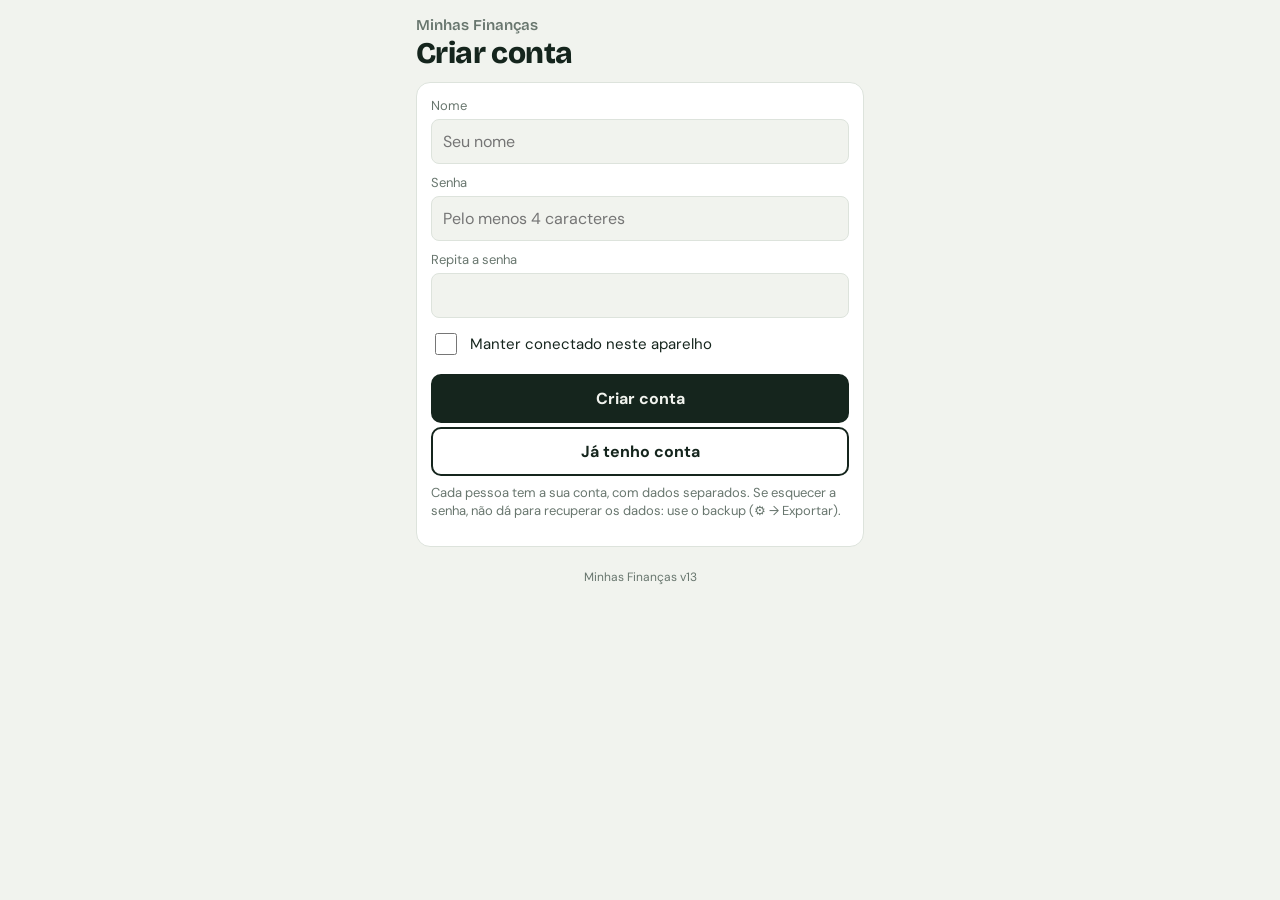
<file: index-5.html>
<!DOCTYPE html>
<html lang="pt-BR">
<head>
<meta charset="utf-8">
<meta name="viewport" content="width=device-width, initial-scale=1, viewport-fit=cover">
<title>Minhas Finanças v13</title>
<meta name="theme-color" content="#1F8A55">
<meta name="description" content="Controle de gastos por voz, com velocímetro de saldo.">
<link rel="manifest" href="manifest.json">
<link rel="icon" href="icon.svg" type="image/svg+xml">
<link rel="apple-touch-icon" href="icon.svg">
<meta name="apple-mobile-web-app-capable" content="yes">
<meta name="mobile-web-app-capable" content="yes">
<meta name="apple-mobile-web-app-title" content="Finanças">
<link href="https://fonts.googleapis.com/css2?family=Bricolage+Grotesque:wght@600;800&family=DM+Sans:wght@400;500;700&display=swap" rel="stylesheet">
<style>
:root{--bg:#F1F3EE;--card:#FFFFFF;--ink:#15251D;--mute:#68766E;--line:#DDE3DC;--pos:#1F8A55;--neg:#D6403A;--mid:#D99A12;--rec:#1F8A55;--uti:#2F6FDB;--des:#8E1B3C;--gua:#7B847F;--sem:#B9C1BC;--btn:#15251D;--btnt:#F1F3EE}
@media (prefers-color-scheme:dark){:root:not([data-theme="light"]){--bg:#0F1814;--card:#18251E;--ink:#EDF2EC;--mute:#93A399;--line:#263830;--pos:#3DBB7A;--neg:#EF6A63;--mid:#EBB63E;--rec:#3DBB7A;--uti:#6AA0FF;--des:#C73E62;--gua:#A9B2AD;--sem:#5F6F66;--btn:#EDF2EC;--btnt:#0F1814}}
:root[data-theme="dark"]{--bg:#0F1814;--card:#18251E;--ink:#EDF2EC;--mute:#93A399;--line:#263830;--pos:#3DBB7A;--neg:#EF6A63;--mid:#EBB63E;--rec:#3DBB7A;--uti:#6AA0FF;--des:#C73E62;--gua:#A9B2AD;--sem:#5F6F66;--btn:#EDF2EC;--btnt:#0F1814}
*{box-sizing:border-box}
html{-webkit-text-size-adjust:100%}
body{margin:0;background:var(--bg);color:var(--ink);font-family:'DM Sans',system-ui,sans-serif;font-size:16px;line-height:1.4;padding-top:env(safe-area-inset-top,0px);padding-bottom:env(safe-area-inset-bottom,0px)}
main{max-width:480px;margin:0 auto;padding:16px 16px 80px}
h1{font:600 15px 'Bricolage Grotesque',sans-serif;margin:0 0 4px;color:var(--mute)}
.saldo{font:800 46px/1.05 'Bricolage Grotesque',sans-serif;letter-spacing:-.02em;margin:0}
.saldo.neg{color:var(--neg)}
.sub{color:var(--mute);font-size:14px;margin:4px 0 14px}
.bar{display:flex;height:12px;border-radius:6px;overflow:hidden;background:var(--line)}
.bar i{display:block;height:100%}
.tot{display:grid;gap:8px;margin:12px 0 20px}
.tot div{background:var(--card);border:1px solid var(--line);border-radius:10px;padding:10px;min-width:0}
.tot b{display:block;font:700 16px 'Bricolage Grotesque',sans-serif}
.tot span{font-size:12px;color:var(--mute)}
.dot{display:inline-block;width:10px;height:10px;border-radius:50%;margin-right:6px}
.form{background:var(--card);border:1px solid var(--line);border-radius:14px;padding:14px;margin-bottom:22px}
.hint{font-size:13px;color:var(--mute);margin:8px 0 12px}
label{display:block;font-size:13px;color:var(--mute);margin:10px 0 4px}
input{width:100%;padding:11px;border-radius:8px;border:1px solid var(--line);background:var(--bg);color:var(--ink);font:16px 'DM Sans',sans-serif}
input[type=checkbox]{width:22px;height:22px;flex:none;accent-color:var(--pos)}
input[type=date]{min-height:46px}
.chk{display:flex;align-items:center;gap:10px;margin:12px 0 0;font-size:15px;color:var(--ink)}
.campo{display:flex;gap:8px;align-items:stretch}
.campo input{flex:1;min-width:0}
.mic{flex:none;width:52px;border:0;border-radius:10px;background:var(--btn);color:var(--btnt);font-size:22px;cursor:pointer;line-height:1}
.mic[hidden]{display:none}
.mic.on{background:var(--neg);color:#fff;animation:pulsa 1s ease-in-out infinite}
@keyframes pulsa{50%{opacity:.65}}
.add{margin-top:4px;width:100%;border:2px solid var(--ink);background:transparent;color:var(--ink);border-radius:10px;padding:12px;font:700 16px 'DM Sans',sans-serif;cursor:pointer}
.add.pri{background:var(--ink);color:var(--bg)}
.add:disabled{opacity:.45;cursor:default}
h2{font:800 18px 'Bricolage Grotesque',sans-serif;margin:0 0 8px}
.it{display:flex;align-items:center;gap:10px;padding:11px 0;border-bottom:1px solid var(--line)}
.it .c{width:26px;height:26px;border-radius:50%;border:0;flex:none;cursor:pointer}
.it .t{flex:1;min-width:0}
.it .t b{display:block;font-weight:500;overflow:hidden;text-overflow:ellipsis;white-space:nowrap}
.it .t small{color:var(--mute);font-size:12px}
.it .v{font:700 16px 'Bricolage Grotesque',sans-serif;white-space:nowrap}
.it .x{border:0;background:none;color:var(--mute);font-size:22px;cursor:pointer;padding:10px 8px;min-width:44px;min-height:44px}
.vazio{color:var(--mute);padding:14px 0}
.top{display:flex;align-items:center;gap:6px;max-width:480px;margin:0 auto;padding:12px 16px 0}
.top[hidden]{display:none}
.dots{display:flex;align-items:center}
.dots button{width:30px;height:44px;border:0;background:transparent;cursor:pointer;padding:0;display:flex;align-items:center;justify-content:center}
.dots button i{display:block;width:10px;height:10px;border-radius:50%;background:var(--line);transition:all .2s}
.dots button[aria-selected="true"] i{width:24px;border-radius:6px;background:var(--ink)}
#ptit{flex:1;font:800 18px 'Bricolage Grotesque',sans-serif;padding-left:6px}
.eng{flex:none;width:44px;height:44px;border-radius:50%;border:2px solid var(--line);background:transparent;color:var(--mute);font-size:20px;cursor:pointer}
.pg{display:none;min-width:0}
.pg.on{display:block;animation:entra .25s ease}
@keyframes entra{from{opacity:0;transform:translateX(var(--de,24px))}to{opacity:1;transform:none}}
@media (prefers-reduced-motion:reduce){.pg.on,.mic.on,.toast{animation:none}}
.ring{display:flex;justify-content:center;margin:4px 0 2px}
.ring svg{width:230px;height:230px}
.rl{font:500 12px 'DM Sans',sans-serif;fill:var(--mute)}
.rv{font:800 21px 'Bricolage Grotesque',sans-serif;fill:var(--ink)}
.cats{display:grid;grid-template-columns:repeat(4,minmax(0,1fr));gap:6px;margin-top:6px}
.cat{display:flex;flex-direction:column;align-items:center;justify-content:center;gap:5px;padding:9px 2px;min-height:58px;border-radius:12px;border:2px solid var(--line);background:var(--bg);color:var(--ink);font:700 12px 'DM Sans',sans-serif;cursor:pointer}
.cat .dot{margin:0;width:16px;height:16px}
.cat:active{transform:scale(.97)}
.cat:disabled{opacity:.5;cursor:default}
.gauge{background:var(--card);border:1px solid var(--line);border-radius:14px;padding:8px;margin:0 0 12px;text-align:center;overflow:hidden}
/* Todos os painéis usam o mesmo quadrado compacto */
.gauge-viewport{min-width:0;height:248px;overflow:hidden;touch-action:pan-y}
.gauge-slide{display:none;text-align:left;animation:entra .22s ease;height:248px;overflow-y:auto;overscroll-behavior:contain;padding:2px 4px;scrollbar-width:thin}
.gauge-slide.active{display:block}
.gauge-slide:first-child{text-align:center;overflow:hidden}
.gauge-slide h1{margin:2px 4px 5px;font-size:13px}
.gauge-slide h2{font-size:15px;margin:3px 0 5px}
.gauge-slide .form{margin:6px 0;padding:8px}
.gauge-slide .gcard{margin:5px 0;padding:8px}
.gauge-slide .sub{font-size:12px;margin:2px 0 6px}
.gauge-slide .hint{font-size:11px;margin:4px 0 6px}
.gauge-slide .it{padding:5px 0;gap:7px}
.gauge-slide .it .c{width:18px;height:18px}
.gauge-slide .it .v{font-size:13px}
.gauge-slide .it .t b{font-size:13px}
.gauge-slide .it .t small{font-size:10px}
#pg1 .gauge svg{max-width:290px}
#gaugeEntries .entry-total{text-align:left}
#gaugeEntries .entry-total .dl{font-size:12px;color:var(--mute)}
#gaugeSaved .saldo{font-size:clamp(24px,7vw,32px)}
#gaugeSaved .gcard .sub{margin-bottom:0}
.gauge-nav{display:flex;align-items:center;justify-content:space-between;gap:8px;margin-top:6px;padding-top:6px;border-top:1px solid var(--line)}
.gauge-nav button{display:flex;align-items:center;justify-content:center;gap:5px;min-width:36px;min-height:34px;border:1px solid var(--line);border-radius:999px;background:var(--bg);color:var(--ink);font-size:18px;cursor:pointer}
.gauge-nav .gauge-name{flex:1;text-align:center;font-size:13px;font-weight:700;color:var(--mute)}
.gauge-dots{display:flex;justify-content:center;gap:5px;margin-top:5px}
.gauge-dots i{width:6px;height:6px;border-radius:50%;background:var(--line)}
.gauge-dots i.active{width:18px;border-radius:5px;background:var(--pos)}
.gauge svg{width:100%;max-width:340px;height:auto;display:block;margin:0 auto}
.gz{fill:none;stroke-width:22}
.gl{font:500 12px 'DM Sans',sans-serif;fill:var(--mute)}
.gv{font:800 20px 'Bricolage Grotesque',sans-serif;fill:var(--ink)}
.gs{font-size:14px;font-weight:500;margin:6px 8px 0}
.swhint{font-size:12px;color:var(--mute);text-align:center;margin:0 0 14px}
.duo{display:grid;grid-template-columns:1fr 1fr;gap:8px;margin:2px 0 12px}
.duo>div{background:var(--card);border:1px solid var(--line);border-radius:14px;padding:10px 12px;min-width:0}
.duo .dl{font-size:12px;color:var(--mute);font-weight:500}
.duo .saldo{font-size:clamp(22px,7vw,30px);margin-top:2px;white-space:nowrap}
.duo .gasto{color:var(--des)}
.summary-grid>div{padding:10px 11px}
.summary-grid>div:nth-child(n+3){padding:8px 11px}
.mini-value{font:800 22px/1.15 'Bricolage Grotesque',sans-serif;margin:3px 0 0;white-space:nowrap;color:var(--ink)}
.entry-total{padding:7px 4px 10px;margin-bottom:8px;border-bottom:1px solid var(--line)}
.entry-total .saldo{font-size:clamp(25px,7vw,32px);margin-top:2px}
.gcard{background:var(--card);border:1px solid var(--line);border-radius:14px;padding:16px;margin:4px 0 12px;text-align:center}
.gcard .dl{font-size:13px;color:var(--mute);font-weight:500}
.gcard .saldo{margin-top:4px;color:var(--ink)}
.cfg{background:var(--card);border:1px solid var(--line);border-radius:14px;padding:14px;margin:0 0 18px}
.cfg[hidden]{display:none}
.cfg h2{margin-bottom:4px}
.cfg .add{margin-top:10px}
.cfg .msg{font-size:13px;color:var(--mute);margin:8px 0 0}
.cfg p{margin:4px 0}
.cfg hr{border:0;border-top:1px solid var(--line);margin:16px 0}
.perigo{border-color:var(--neg);color:var(--neg)}
.crow{display:grid;grid-template-columns:1fr 112px 44px;gap:6px;margin-top:8px;align-items:center}
.crow .x{border:0;background:none;color:var(--mute);font-size:22px;cursor:pointer;min-height:44px}
.row2{display:grid;grid-template-columns:1fr 1fr;gap:10px}
.chips{display:flex;flex-wrap:wrap;gap:8px;margin-top:2px}
.chip{display:inline-flex;align-items:center;gap:6px;padding:9px 12px;border-radius:999px;border:1px solid var(--line);background:var(--bg);color:var(--ink);font:500 14px 'DM Sans',sans-serif;cursor:pointer;max-width:100%}
.chip .dot{margin:0;flex:none}
.chip span{overflow:hidden;text-overflow:ellipsis;white-space:nowrap}
.chip:active{transform:scale(.97)}
#atalhos{margin-bottom:12px}
#atalhos[hidden]{display:none}
.toast{position:fixed;left:50%;transform:translateX(-50%);top:calc(66px + env(safe-area-inset-top,0px));width:calc(100% - 32px);max-width:440px;display:flex;align-items:center;gap:10px;background:var(--ink);color:var(--bg);border-radius:12px;padding:12px 14px;font-size:14px;box-shadow:0 6px 24px rgba(0,0,0,.25);z-index:20;animation:sobe .2s ease}
.toast[hidden]{display:none}
.toast span{flex:1;min-width:0}
.toast button{border:0;background:transparent;color:var(--bg);font:700 14px 'DM Sans',sans-serif;text-decoration:underline;cursor:pointer;padding:6px 4px;min-height:36px}
.toast button[hidden]{display:none}
@keyframes sobe{from{opacity:0;transform:translate(-50%,-10px)}to{opacity:1;transform:translate(-50%,0)}}
.ir{display:flex;align-items:center;gap:10px;padding:10px 0;border-bottom:1px solid var(--line)}
.ir.off{opacity:.55}
.ir .t{flex:1;min-width:0}
.ir .t b{display:block;font-weight:500;overflow:hidden;text-overflow:ellipsis;white-space:nowrap}
.ir .t small{color:var(--mute);font-size:12px}
.ir .v{font:700 15px 'Bricolage Grotesque',sans-serif;white-space:nowrap}
.ir .v.pos{color:var(--pos)}
.ir label{margin:0;display:flex;align-items:center}
.ver{font-size:12px;color:var(--mute);text-align:center;margin:18px 0 0}
select{width:100%;padding:11px;border-radius:8px;border:1px solid var(--line);background:var(--bg);color:var(--ink);font:16px 'DM Sans',sans-serif}
.cat.sel{border-color:var(--ink)}
.tipos{display:grid;grid-template-columns:repeat(3,1fr);gap:8px;margin-top:4px}
.sheet{position:fixed;inset:0;background:rgba(0,0,0,.45);z-index:30;display:flex;align-items:flex-end;justify-content:center}
.sheet[hidden]{display:none}
.sheetbox{background:var(--card);width:100%;max-width:480px;max-height:92vh;overflow:auto;border-radius:18px 18px 0 0;padding:16px 16px calc(20px + env(safe-area-inset-bottom,0px))}
.sheetbox .add{margin-top:10px}
.it .t{cursor:pointer}
.aviso{width:calc(100% - 32px);max-width:448px;margin:8px auto 0;padding:10px 12px;display:flex;gap:8px;align-items:center;flex-wrap:wrap;background:var(--card);border:1px solid var(--mid);border-radius:12px;font-size:14px}
.aviso[hidden]{display:none}
.aviso span{flex:1 1 100%}
.aviso button{width:auto;margin:0;padding:8px 12px;font-size:14px}
details.mes{background:var(--card);border:1px solid var(--line);border-radius:12px;padding:10px 12px;margin-bottom:8px}
details.mes summary{cursor:pointer;font-weight:700;list-style:none}
details.mes summary small{display:block;font-weight:400;color:var(--mute);font-size:12px;margin-top:2px}
details.mes .mi{display:flex;justify-content:space-between;gap:8px;font-size:13px;padding:5px 0;border-bottom:1px solid var(--line)}
details.mes .mi:last-child{border-bottom:0}
#gaugePlan{text-align:left}
.pl-top{text-align:center;padding:2px 0 6px}
.pl-top .dl{font-size:12px;color:var(--mute);font-weight:500}
.pl-top .saldo{font-size:clamp(26px,8vw,34px);color:var(--pos)}
.pl-top .sub{margin:2px 0 0;font-size:12px}
.pl-sum{display:grid;grid-template-columns:repeat(3,1fr);gap:6px;margin:4px 0 6px}
.pl-sum div{background:var(--bg);border:1px solid var(--line);border-radius:8px;padding:5px 6px;min-width:0}
.pl-sum span{display:block;font-size:10px;color:var(--mute)}
.pl-sum b{font:700 12px 'Bricolage Grotesque',sans-serif;white-space:nowrap}
.pl-tip{font-size:12px;color:var(--mute);margin:4px 0 6px}
.pl-prog{height:8px;border-radius:5px;background:var(--line);overflow:hidden;margin:4px 0 2px}
.pl-prog i{display:block;height:100%;background:var(--pos)}
.dv{display:flex;align-items:center;gap:8px;padding:4px 0;font-size:13px;border-bottom:1px solid var(--line)}
.dv label{margin:0;display:flex;align-items:center;gap:8px;flex:1;min-width:0;font-size:13px;color:var(--ink);cursor:pointer}
.dv label span{overflow:hidden;text-overflow:ellipsis;white-space:nowrap}
.dv.pago label span{text-decoration:line-through;color:var(--mute)}
.dv b{font-size:13px;white-space:nowrap}
button:focus-visible,input:focus-visible,select:focus-visible{outline:3px solid var(--mid);outline-offset:2px}
</style>
</head>
<body>
<div class="top" id="top" hidden>
<nav class="dots" aria-label="Navegação principal">
<button type="button" id="t1" aria-label="Principal" aria-selected="true"><i></i></button>
<button type="button" id="t2" aria-label="Histórico" aria-selected="false"><i></i></button>
</nav>
<span id="ptit">Principal · Gastos</span>
<button type="button" class="eng" id="eng" aria-label="Configurações" title="Configurações" aria-expanded="false">⚙</button>
</div>

<div class="aviso" id="aviso" hidden role="status"><span id="avmsg"></span><button type="button" class="add pri" id="av1"></button><button type="button" class="add" id="av2">Depois</button></div>
<div id="pages">
<!-- ============ GASTOS ============ -->
<section class="pg" id="pg1">
<main>
<section class="cfg" id="cfg" hidden aria-label="Configurações">
<h2>Contas e saldo do mês</h2>
<p class="msg" style="margin-top:0">Informe o saldo de cada conta no começo do mês. O total vira o seu saldo do mês; o que entra soma e o que sai é descontado.</p>
<div id="contas"></div>
<button type="button" class="add" id="addc">+ Adicionar conta</button>
<div class="row2" style="margin-top:12px">
<div><label for="limy" style="margin-top:0">Amarelo abaixo de (R$)</label><input id="limy" inputmode="decimal"></div>
<div><label for="limr" style="margin-top:0">Vermelho abaixo de (R$)</label><input id="limr" inputmode="decimal"></div>
</div>
<button type="button" class="add pri" id="iniok">Salvar</button>
<p class="msg" id="inimsg"></p>
<hr>
<h2>Salário e dívidas fixas</h2>
<p class="msg" style="margin-top:0">Informe o salário do mês e suas dívidas fixas (aluguel, parcelas, internet...). O app calcula o que sobra e sugere quanto guardar. Quando quitar uma dívida, toque no × dela: a sobra aumenta e a sugestão se ajusta.</p>
<label for="sal">Salário do mês (R$)</label>
<input id="sal" inputmode="decimal" placeholder="1.850,00" autocomplete="off">
<div id="dividas"></div>
<button type="button" class="add" id="addd">+ Adicionar dívida fixa</button>
<button type="button" class="add pri" id="divok">Salvar planejamento</button>
<p class="msg" id="divmsg"></p>
<hr>
<h2>Importar extrato</h2>
<p class="msg" style="margin-top:0">Envie o extrato do banco em OFX ou CSV. O que entrou vai para Recebidos, o que saiu vai para Gastos como “Sem categoria” (você classifica tocando na bolinha). Repetidos são pulados.</p>
<input type="file" id="arq" hidden>
<button class="add pri" id="escolhe" type="button">Escolher arquivo do extrato</button>
<label for="desde">Importar lançamentos a partir de</label>
<input type="date" id="desde">
<p class="msg" id="imsg"></p>
<div id="iprev" hidden>
<h2 style="margin-top:12px">Conferir antes de importar</h2>
<p class="sub" id="isum"></p>
<div id="implist"></div>
<button class="add pri" id="idoit" type="button" style="margin-top:14px">Importar selecionados</button>
</div>
<hr>
<h2>Fechar o mês</h2>
<p class="msg" style="margin-top:0">Guarda o resumo do mês, leva o saldo final para o começo do próximo mês e limpa a lista de lançamentos. O que está em Guardado continua guardado.</p>
<button type="button" class="add" id="fecha">Fechar o mês</button>
<button type="button" class="add" id="reabre" hidden>Desfazer o último fechamento</button>
<p class="msg" id="fmsg"></p>
<hr>
<h2>Backup</h2>
<p class="msg">Seus dados ficam só neste aparelho, protegidos pela sua senha. Exporte de vez em quando. O arquivo de backup não tem senha: guarde com cuidado.</p>
<button type="button" class="add pri" id="expShare">Compartilhar backup (WhatsApp, Drive...)</button>
<button type="button" class="add" id="exp">Salvar backup no aparelho (.json)</button>
<button type="button" class="add" id="impb">Importar backup</button>
<input type="file" id="imp" accept="application/json,.json" hidden>
<p class="msg" id="bkmsg"></p>
<hr>
<h2>Conta</h2>
<p class="msg" id="quem"></p>
<button type="button" class="add" id="sair">Sair</button>
<button type="button" class="add perigo" id="zera">Apagar meus dados e recomeçar</button>
<button type="button" class="add perigo" id="delc">Excluir minha conta</button>
<p class="ver" id="ver"></p>
</section>

<div class="duo summary-grid">
<div><span class="dl">Disponível</span><p class="saldo" id="saldo">R$ 0,00</p></div>
<div><span class="dl">Já gasto</span><p class="saldo gasto" id="gasto">R$ 0,00</p></div>
<div class="mini-total"><span class="dl">Entradas</span><p class="mini-value" id="entradasTotal">R$ 0,00</p></div>
<div class="mini-total"><span class="dl">Guardado</span><p class="mini-value" id="guardadoTotal">R$ 0,00</p></div>
</div>
<section class="gauge" id="gaugeCard" aria-label="Painel financeiro: deslize ou use as setas para alternar entre saldo, entradas e guardados">
<div class="gauge-viewport" id="gaugeViewport">
  <div class="gauge-slide active" data-gslide="0" aria-label="Velocímetro">
    <svg id="gauge" viewBox="-24 0 368 204" role="img" aria-label="Velocímetro do saldo"></svg>
    <p class="gs" id="gstat" aria-live="polite"></p>
  </div>
  <div class="gauge-slide" data-gslide="1" aria-label="Entradas" id="gaugeEntries"></div>
  <div class="gauge-slide" data-gslide="2" aria-label="Guardado" id="gaugeSaved"></div>
  <div class="gauge-slide" data-gslide="3" aria-label="Planejamento" id="gaugePlan"></div>
</div>
<div class="gauge-nav" aria-label="Mudar painel">
  <button type="button" id="gPrev" aria-label="Painel anterior" title="Painel anterior">‹</button>
  <span class="gauge-name" id="gaugeName">Visão geral</span>
  <button type="button" id="gNext" aria-label="Próximo painel" title="Próximo painel">›</button>
</div>
<div class="gauge-dots" aria-hidden="true"><i class="active"></i><i></i><i></i><i></i></div>
</section>


<section class="form">
<div id="atalhos" hidden><label style="margin-top:0">Gastos frequentes · toque para lançar de novo</label><div class="chips" id="chips"></div></div>
<label for="frase" style="margin-top:0">Único campo de voz · entradas, saídas e guardados</label>
<div class="campo">
<input id="frase" placeholder="Ex.: gastei 12,50; recebi salário 100; guardar 50" autocomplete="off" enterkeyhint="done">
<button type="button" class="mic" id="mic1" aria-label="Falar o gasto" title="Falar o gasto">🎤</button>
</div>
<p class="hint" id="hint">Use este único microfone para tudo: “recebi salário 100”, “guardar 50” ou “padaria 12,50”. Entradas/recebimentos/ganhos falados são salvos automaticamente. Data e hora são registradas; a forma de pagamento é salva quando você a informa.</p>
<div class="cats" id="cats"></div>
</section>

<h2>Lançamentos</h2>
<div id="lista"></div>
</main>
</section>

<!-- ============ ENTRADAS ============ -->
<section class="pg" id="pg2">
<main>
<h1>Entradas</h1>
<div class="entry-total"><span class="dl">Total de entradas</span><p class="saldo" id="rtot">R$ 0,00</p></div>
<section class="form">
<label for="frase2" style="margin-top:0">Fale ou digite o recebido</label>
<div class="campo">
<input id="frase2" placeholder="Ex.: salário R$ 80,00 pix" autocomplete="off" enterkeyhint="done">
<button type="button" class="mic" id="mic2" aria-label="Falar o recebido" title="Falar o recebido">🎤</button>
</div>
<p class="hint" id="hint2">Toque no 🎤 e diga, por exemplo: “salário 80 pix”. O valor soma no seu saldo e é lançado sozinho (dá para desfazer). Data, hora e forma são anotadas sozinhas.</p>
<button class="add" id="add2" type="button">Salvar</button>
</section>
<h2>Entradas</h2>
<div id="lista2"></div>
</main>
</section>

<!-- ============ GUARDADOS ============ -->
<section class="pg" id="pg3">
<main>
<h1>Guardados</h1>
<div class="gcard"><span class="dl">Total guardado</span><p class="saldo" id="gtot">R$ 0,00</p><p class="sub" id="gsub" style="margin-bottom:0"></p></div>
<p class="hint">O que você guarda sai do saldo Disponível, mas não conta como gasto. Para guardar, fale o valor na primeira página e toque em Guardado.</p>
<h2>Valores guardados</h2>
<div id="lista3"></div>
</main>
</section>

<!-- ============ HISTÓRICO ============ -->
<section class="pg" id="pg4">
<main>
<h1>Minhas Finanças</h1>
<h2 style="margin-top:4px">Histórico completo</h2>
<p class="sub">Entradas, gastos e valores guardados em uma única lista.</p>
<div id="listaHist"></div>
</main>
</section>

<!-- ============ LOGIN ============ -->
<section class="pg" id="pga">
<main>
<h1>Minhas Finanças</h1>
<p class="saldo" style="font-size:30px;margin-bottom:12px" id="atit">Entrar</p>
<section class="form">
<label for="un" style="margin-top:0">Nome</label>
<input id="un" autocomplete="username" autocapitalize="words" placeholder="Seu nome">
<label for="up">Senha</label>
<input id="up" type="password" autocomplete="current-password" placeholder="Pelo menos 4 caracteres">
<div id="ucw" hidden><label for="up2">Repita a senha</label><input id="up2" type="password" autocomplete="new-password"></div>
<label class="chk"><input type="checkbox" id="ulem"> Manter conectado neste aparelho</label>
<p class="hint" id="umsg" role="alert"></p>
<button class="add pri" id="uok" type="button">Entrar</button>
<button class="add" id="usw" type="button">Criar conta</button>
<p class="hint" id="unote"></p>
</section>
<p class="ver" id="ver2"></p>
</main>
</section>

<!-- ============ PRIMEIRO USO ============ -->
<section class="pg" id="pgs">
<main>
<h1>Bem-vindo</h1>
<p class="saldo" style="font-size:30px" id="bemv">Minhas Finanças</p>
<p class="sub">Vamos começar. Qual era o saldo da conta no início do mês?</p>
<section class="form">
<label for="ini0" style="margin-top:0">Saldo (conta principal)</label>
<input id="ini0" inputmode="decimal" value="" placeholder="639,73" autocomplete="off">
<p class="hint" id="ini0msg">Depois, na engrenagem ⚙, você adiciona outras contas.</p>
<button class="add pri" id="ini0ok" type="button">Começar</button>
</section>
</main>
</section>
</div>

<div class="sheet" id="edit" hidden role="dialog" aria-modal="true" aria-label="Editar lançamento"><div class="sheetbox">
<h2>Editar lançamento</h2>
<label for="ed" style="margin-top:0">Descrição</label><input id="ed" autocomplete="off">
<div class="row2"><div><label for="ev">Valor (R$)</label><input id="ev" inputmode="decimal" autocomplete="off"></div><div><label for="edt">Data</label><input id="edt" type="date"></div></div>
<label for="ep">Forma de pagamento</label><select id="ep"></select>
<label>Tipo</label><div class="tipos" id="etipo"></div>
<p class="hint" id="emsg" role="alert"></p>
<button class="add pri" id="esalva" type="button">Salvar alterações</button>
<button class="add" id="ecancela" type="button">Cancelar</button>
<button class="add perigo" id="eapaga" type="button">Apagar lançamento</button>
</div></div>
<div class="toast" id="toast" role="status" aria-live="polite" hidden><span id="tmsg"></span><button type="button" id="tund">Desfazer</button></div>

<script>
var VERSAO='v13';
var COR={rec:{n:'Entrada',v:'--rec'},uti:{n:'Útil',v:'--uti'},des:{n:'Desnecessário',v:'--des'},gua:{n:'Guardado',v:'--gua'},sem:{n:'Sem categoria',v:'--sem'}};
var st=null,uid=null,KEYC=null,users=[],wq=Promise.resolve();
function norm(i){var m={pos:'uti',neg:'des',mid:'gua'};if(m[i.cor])i.cor=m[i.cor];if(i.ent)i.cor='rec';else if(i.cor==='rec')i.ent=true;if(!COR[i.cor])i.cor='sem';i.val=Number(i.val)||0;i.desc=String(i.desc||'');i.pay=String(i.pay||'Não informada');i.d=String(i.d||hoje());i.t=String(i.t||'');i.ent=!!i.ent;return i}
function somaContas(o){return Math.round(o.contas.reduce(function(a,c){return a+(Number(c.saldo)||0)},0)*100)/100}
function migra(o){if(!Array.isArray(o.contas)||!o.contas.length)o.contas=[{id:1,nome:'Banco Inter',saldo:o.start}];
o.contas.forEach(function(c,k){c.id=c.id||k+1;c.nome=String(c.nome||'Conta '+(k+1));c.saldo=Number(c.saldo)||0});
o.lim=(o.lim&&o.lim.y>o.lim.r&&o.lim.r>=0)?{y:Number(o.lim.y),r:Number(o.lim.r)}:{y:400,r:100};
if(!Array.isArray(o.dividas))o.dividas=[];o.dividas=o.dividas.map(function(d,k){return{id:d.id||Date.now()+k,nome:String(d.nome||'Dívida'),valor:Number(d.valor)||0,pago:!!d.pago}});o.salario=Number(o.salario)||0;
if(!Array.isArray(o.arquivo))o.arquivo=[];o.gAnt=Number(o.gAnt)||0;
o.start=somaContas(o);o.items=(o.items||[]).map(norm);return o}
function brl(n){return n.toLocaleString('pt-BR',{style:'currency',currency:'BRL'})}
function fmt2(n){return n.toLocaleString('pt-BR',{minimumFractionDigits:2,maximumFractionDigits:2})}
function pad(n){return String(n).padStart(2,'0')}
function hoje(){var d=new Date();return d.getFullYear()+'-'+pad(d.getMonth()+1)+'-'+pad(d.getDate())}
function hora(){var d=new Date();return pad(d.getHours())+':'+pad(d.getMinutes())}
function dm(s){var p=s.split('-');return p[2]+'/'+p[1]}
function $(i){return document.getElementById(i)}

/* ---------- contas de usuário e criptografia ---------- */
function loadUsers(){try{var u=JSON.parse(localStorage.getItem('financas-users')||'[]');return Array.isArray(u)?u:[]}catch(e){return[]}}
function saveUsers(){localStorage.setItem('financas-users',JSON.stringify(users))}
function dkey(id){return 'financas-d-'+id}
function b64(buf){var a=new Uint8Array(buf),s='';for(var i=0;i<a.length;i++)s+=String.fromCharCode(a[i]);return btoa(s)}
function unb64(s){var b=atob(s),a=new Uint8Array(b.length);for(var i=0;i<b.length;i++)a[i]=b.charCodeAt(i);return a}
function derive(pw,salt,it){return crypto.subtle.importKey('raw',new TextEncoder().encode(pw),'PBKDF2',false,['deriveKey']).then(function(k){return crypto.subtle.deriveKey({name:'PBKDF2',salt:salt,iterations:it,hash:'SHA-256'},k,{name:'AES-GCM',length:256},false,['encrypt','decrypt'])})}
function enc(key,txt){var iv=crypto.getRandomValues(new Uint8Array(12));return crypto.subtle.encrypt({name:'AES-GCM',iv:iv},key,new TextEncoder().encode(txt)).then(function(ct){return{iv:b64(iv),ct:b64(ct)}})}
function dec(key,rec){return crypto.subtle.decrypt({name:'AES-GCM',iv:unb64(rec.iv)},key,unb64(rec.ct)).then(function(b){return new TextDecoder().decode(b)})}
function save(){if(!uid||!KEYC||!st)return;var snap=JSON.stringify(st),id=uid,k=KEYC;
wq=wq.then(function(){return enc(k,snap)}).then(function(r){try{localStorage.setItem(dkey(id),JSON.stringify(r))}catch(e){}}).catch(function(){})}
function limpaCampo(el){el.value='';setTimeout(function(){if(el.value&&el.dataset.novo!=='1')el.value=''},90)}
function addItem(it){st.items.push(it);save()}
function remove(id){st.items=st.items.filter(function(z){return z.id!==id});save()}
/* lembrar neste aparelho: guarda a chave (não extraível) no IndexedDB */
function idb(){return new Promise(function(ok,no){var r=indexedDB.open('financas',1);r.onupgradeneeded=function(){r.result.createObjectStore('s')};r.onsuccess=function(){ok(r.result)};r.onerror=function(){no()}})}
function idbSet(k,v){return idb().then(function(db){return new Promise(function(ok,no){var t=db.transaction('s','readwrite');t.objectStore('s').put(v,k);t.oncomplete=ok;t.onerror=no})})}
function idbGet(k){return idb().then(function(db){return new Promise(function(ok,no){var q=db.transaction('s').objectStore('s').get(k);q.onsuccess=function(){ok(q.result)};q.onerror=no})})}
function idbDel(k){return idb().then(function(db){return new Promise(function(ok){var t=db.transaction('s','readwrite');t.objectStore('s').delete(k);t.oncomplete=ok;t.onerror=ok})}).catch(function(){})}

/* ---------- telas: login, primeiro uso, app ---------- */
var cur=0,pg=[$('pg1'),$('pg2'),$('pg3')],tb=[$('t1'),$('t2')],TIT=['Gastos','Recebidos','Guardados'];
function tela(qual){if(qual==='pga'||qual==='pgs')$('aviso').hidden=true;['pg1','pg2','pg3','pg4','pga','pgs'].forEach(function(i){$(i).className='pg'});$(qual).className='pg on';$('top').hidden=(qual==='pga'||qual==='pgs');if(qual==='pg4'){$('t1').setAttribute('aria-selected','false');$('t2').setAttribute('aria-selected','true');$('ptit').textContent='Histórico'}window.scrollTo(0,0)}
function irPara(n,direto){n=Math.max(0,Math.min(2,n));if(n===cur&&!direto&&$('pg4').className.indexOf('on')<0)return;$('top').hidden=false;document.documentElement.style.setProperty('--de',n>cur?'24px':'-24px');cur=n;
pg.forEach(function(e,k){e.className='pg'+(k===n?' on':'')});['pg4','pga','pgs'].forEach(function(id){$(id).className='pg'});
$('t1').setAttribute('aria-selected','true');$('t2').setAttribute('aria-selected','false');$('ptit').textContent='Principal';window.scrollTo(0,0)}
function abreHistorico(){if(!st)return;['pg1','pg2','pg3','pga','pgs'].forEach(function(id){$(id).className='pg'});$('pg4').className='pg on';$('top').hidden=false;$('t1').setAttribute('aria-selected','false');$('t2').setAttribute('aria-selected','true');$('ptit').textContent='Histórico';window.scrollTo(0,0);renderHistorico()}
function renderHistorico(){var L=$('listaHist');if(!L||!st)return;L.innerHTML='';var arr=st.items.slice().sort(function(a,b){return (b.d||'').localeCompare(a.d||'')||(Number(b.id)||0)-(Number(a.id)||0)});if(!arr.length){L.innerHTML='<p class="vazio">Nenhum lançamento neste mês.</p>';arquivoHist(L);return}arr.forEach(function(i){var r=document.createElement('div');r.className='it';var c=document.createElement('span');c.className='c';c.style.display='inline-block';c.style.background='var('+(i.ent?'--rec':COR[i.cor].v)+')';var t=document.createElement('div');t.className='t';t.innerHTML='<b></b><small></small>';t.firstChild.textContent=i.desc;t.lastChild.textContent=dm(i.d)+(i.t?' · '+i.t:'')+' · '+i.pay+' · '+(i.ent?'Entrada':COR[i.cor].n);var v=document.createElement('div');v.className='v'+(i.ent?' pos':'');v.style.color='var('+(i.ent?'--pos':(i.cor==='gua'?'--gua':'--ink'))+')';v.textContent=(i.ent?'+ ':'− ')+brl(i.val);t.title='Toque para editar';t.onclick=function(){abreEdicao(i.id)};r.appendChild(c);r.appendChild(t);r.appendChild(v);L.appendChild(r)});arquivoHist(L)}
function entra(){cur=-1;irPara(0,true);cfg.hidden=true;eng.setAttribute('aria-expanded','false');gaveta();render();setTimeout(function(){checaVersao();lembreteBackup()},1200);$('quem').textContent='Conta: '+(users.filter(function(u){return u.id===uid})[0]||{nome:''}).nome}
var modo='login';
function authModo(m){modo=m;var novo=(m==='criar');$('atit').textContent=novo?'Criar conta':'Entrar';$('ucw').hidden=!novo;$('uok').textContent=novo?'Criar conta':'Entrar';$('usw').textContent=novo?'Já tenho conta':'Criar conta';
$('up').autocomplete=novo?'new-password':'current-password';$('umsg').textContent='';
var velho=false;try{velho=!!localStorage.getItem('financas-v1')}catch(e){}
$('unote').textContent=novo?(velho&&!users.length?'Seus lançamentos atuais deste aparelho serão levados para esta conta.':'Cada pessoa tem a sua conta, com dados separados. Se esquecer a senha, não dá para recuperar os dados: use o backup (⚙ → Exportar).'):'Esqueceu a senha? Não dá para recuperar. Crie uma nova conta e importe o seu backup.';
$('usw').hidden=false}
function mostraAuth(){st=null;uid=null;KEYC=null;users=loadUsers();var ult='';try{ult=localStorage.getItem('financas-ultimo')||''}catch(e){}
authModo(users.length?'login':'criar');$('un').value=ult;$('up').value='';$('up2').value='';tela('pga')}
function semCripto(msg){$('atit').textContent='Não dá para abrir aqui';$('umsg').textContent=msg||'Este navegador não oferece a proteção por senha. Abra o app pelo endereço https no Chrome atualizado.';$('uok').disabled=true;$('usw').hidden=true;$('un').disabled=true;$('up').disabled=true;tela('pga')}
function achaUser(nome){nome=nome.trim().toLowerCase();return users.filter(function(u){return u.nome.toLowerCase()===nome})[0]}
function carrega(){var raw=localStorage.getItem(dkey(uid));if(!raw){st=null;mostraSetup();return Promise.resolve()}
return dec(KEYC,JSON.parse(raw)).then(function(t){st=migra(JSON.parse(t));entra()})}
function lembrar(){if($('ulem').checked)return idbSet('sessao',{uid:uid,key:KEYC}).catch(function(){});return idbDel('sessao')}
$('uok').onclick=function(){var nome=$('un').value.trim(),pw=$('up').value,m=$('umsg'),b=this;
if(nome.length<2){m.textContent='Digite seu nome.';return}
if(pw.length<4){m.textContent='A senha precisa ter pelo menos 4 caracteres.';return}
b.disabled=true;m.textContent=modo==='criar'?'Criando conta...':'Entrando...';
var p;
if(modo==='criar'){
 if($('up2').value!==pw){m.textContent='As senhas não são iguais.';b.disabled=false;return}
 if(achaUser(nome)){m.textContent='Já existe uma conta com esse nome neste aparelho.';b.disabled=false;return}
 var salt=crypto.getRandomValues(new Uint8Array(16)),it=150000,k;
 p=derive(pw,salt,it).then(function(key){k=key;return enc(key,'ok')}).then(function(chk){
  var u={id:'u'+Date.now(),nome:nome,salt:b64(salt),it:it,chk:chk};users.push(u);saveUsers();uid=u.id;KEYC=k;
  var velho=null;if(users.length===1){try{velho=JSON.parse(localStorage.getItem('financas-v1')||'null')}catch(e){}}
  if(velho&&typeof velho.start==='number'&&Array.isArray(velho.items)){st=migra(velho);save();return wq.then(function(){return dec(KEYC,JSON.parse(localStorage.getItem(dkey(uid))))}).then(function(t){if(JSON.parse(t).items.length===st.items.length){try{localStorage.removeItem('financas-v1')}catch(e){}}})}
  st=null}).then(function(){try{localStorage.setItem('financas-ultimo',nome)}catch(e){}return lembrar()}).then(function(){if(st)entra();else mostraSetup()})
}else{
 var u=achaUser(nome);if(!u){m.textContent='Não achei essa conta neste aparelho. Confira o nome ou crie uma conta.';b.disabled=false;return}
 p=derive(pw,unb64(u.salt),u.it).then(function(key){return dec(key,u.chk).then(function(){return key},function(){return null})}).then(function(key){if(!key){m.textContent='Senha incorreta.';return}uid=u.id;KEYC=key;try{localStorage.setItem('financas-ultimo',u.nome)}catch(e){}return lembrar().then(carrega)})
}
p.catch(function(){m.textContent='Algo deu errado. Tente de novo.'}).then(function(){b.disabled=false})};
$('usw').onclick=function(){authModo(modo==='login'?'criar':'login')};
$('up').onkeydown=$('up2').onkeydown=$('un').onkeydown=function(e){if(e.key==='Enter'){e.preventDefault();$('uok').click()}};
function sairConta(){idbDel('sessao');mostraAuth()}
$('sair').onclick=sairConta;
var dArm=false,dTm=null;
$('delc').onclick=function(){var b=this;if(!dArm){dArm=true;b.textContent='Toque de novo: apaga a conta e os dados';dTm=setTimeout(function(){dArm=false;b.textContent='Excluir minha conta'},4000);return}
clearTimeout(dTm);dArm=false;b.textContent='Excluir minha conta';try{localStorage.removeItem(dkey(uid))}catch(e){}users=users.filter(function(u){return u.id!==uid});saveUsers();idbDel('sessao');mostraAuth()};

/* ---------- velocímetro ---------- */
var BASE_MIN=600,TOPO=0;
function gpt(f,r){var a=Math.PI*f;return[160+r*Math.cos(a),170-r*Math.sin(a)]}
function garc(f1,f2,r){var p=gpt(f1,r),q=gpt(f2,r);return'M'+p[0].toFixed(1)+' '+p[1].toFixed(1)+' A'+r+' '+r+' 0 0 1 '+q[0].toFixed(1)+' '+q[1].toFixed(1)}
function gauge(saldo){
var LIM_Y=st.lim.y,LIM_R=st.lim.r,mx=Math.max(BASE_MIN,Math.ceil(TOPO/100)*100,LIM_Y),fy=LIM_Y/mx,fr=LIM_R/mx,f=Math.max(0,Math.min(1,saldo/mx)),R=118;
var h='<path class="gz" stroke="var(--pos)" d="'+garc(1,fy,R)+'"/><path class="gz" stroke="var(--mid)" d="'+garc(fy,fr,R)+'"/><path class="gz" stroke="var(--neg)" d="'+garc(fr,0,R)+'"/>';
function lab(ff,t){var p=gpt(ff,R+24);return'<text class="gl" x="'+p[0].toFixed(1)+'" y="'+p[1].toFixed(1)+'" text-anchor="'+(p[0]<160?'end':'start')+'">'+t+'</text>'}
h+=lab(fy,'R$ '+Math.round(LIM_Y))+lab(fr,'R$ '+Math.round(LIM_R));
h+='<text class="gl" x="42" y="192" text-anchor="middle">R$ '+Math.round(mx)+'</text><text class="gl" x="278" y="192" text-anchor="middle">R$ 0</text>';
var n=gpt(f,96);
h+='<line x1="160" y1="170" x2="'+n[0].toFixed(1)+'" y2="'+n[1].toFixed(1)+'" stroke="var(--ink)" stroke-width="5" stroke-linecap="round"/><circle cx="160" cy="170" r="9" fill="var(--ink)"/>';
h+='<text class="gv" x="160" y="198" text-anchor="middle">'+brl(saldo)+'</text>';
$('gauge').innerHTML=h;
var g=$('gstat'),k,m;
if(saldo>=LIM_Y){k='--pos';m='Zona verde: tudo certo. Faltam '+brl(saldo-LIM_Y)+' para o amarelo.'}
else if(saldo>=LIM_R){k='--mid';m='Zona amarela: atenção ao que você gasta. Faltam '+brl(saldo-LIM_R)+' para o vermelho.'}
else{k='--neg';m=(saldo<0?'Saldo negativo. ':'')+'Perigo, pare de gastar! Restam só '+brl(Math.max(saldo,0))+' no mês, revise seus gastos.'}
g.textContent=m;g.style.color='var('+k+')'}

/* ---------- desenho das páginas ---------- */
function render(){
if(!st)return;
var saldo=st.start,g={rec:0,uti:0,des:0,gua:0,sem:0},tg=0,tgua=0;
st.items.forEach(function(i){if(i.ent){g.rec+=i.val;saldo+=i.val}else{saldo-=i.val;g[i.cor]+=i.val;if(i.cor==='gua')tgua+=i.val;else tg+=i.val}});
saldo=Math.round(saldo*100)/100;TOPO=st.start+g.rec;
var el=$('saldo');el.textContent=brl(saldo);el.className='saldo'+(saldo<0?' neg':'');
$('gasto').textContent=brl(tg);
gauge(saldo);
var nc=st.contas.length;$('entradasTotal').textContent=brl(g.rec);$('guardadoTotal').textContent=brl(tgua+(st.gAnt||0));
atalhos();
var gastos=st.items.filter(function(i){return !i.ent&&i.cor!=='gua'}),recs=st.items.filter(function(i){return i.ent}),guar=st.items.filter(function(i){return !i.ent&&i.cor==='gua'});
fill($('lista'),gastos,'Nenhum gasto ainda. Fale o primeiro gasto.');
fill($('lista2'),recs,'Nenhum recebido ainda.');
fill($('lista3'),guar,'Nada guardado ainda.');
renderHistorico();renderPlano();
$('rtot').textContent=brl(g.rec);
$('gtot').textContent=brl(tgua+(st.gAnt||0));$('gsub').textContent=guar.length+(guar.length===1?' valor guardado':' valores guardados')+(st.gAnt>0?' · '+brl(st.gAnt)+' de meses anteriores':'')}
function anel(arr,total){
var C=2*Math.PI*80,h='<circle cx="100" cy="100" r="80" fill="none" stroke="var(--line)" stroke-width="22"/>',off=0;
if(total>0){arr.forEach(function(i,k){var len=i.val/total*C,g=arr.length>1?Math.min(3,len/3):0,d=Math.max(len-g,0.5);
h+='<circle cx="100" cy="100" r="80" fill="none" stroke="var(--rec)" stroke-opacity="'+(k%2?'0.55':'1')+'" stroke-width="22" stroke-dasharray="'+d.toFixed(2)+' '+(C-d).toFixed(2)+'" stroke-dashoffset="'+(-off).toFixed(2)+'" transform="rotate(-90 100 100)"/>';off+=len})}
h+='<text class="rl" x="100" y="92" text-anchor="middle">Total recebido</text><text class="rv" x="100" y="118" text-anchor="middle">'+brl(total)+'</text>';
$('rring').innerHTML=h}
function fill(L,arr,msg){L.innerHTML='';
if(!arr.length){L.innerHTML='<p class="vazio">'+msg+'</p>';return}
arr.slice().reverse().forEach(function(i){
var r=document.createElement('div');r.className='it';
var c=document.createElement('button');c.className='c';c.title=i.ent?COR.rec.n:'Trocar categoria';c.setAttribute('aria-label',i.ent?'Recebido':'Categoria: '+COR[i.cor].n+'. Toque para trocar');c.style.background='var('+COR[i.cor].v+')';
if(!i.ent)c.onclick=function(){var o=['sem','uti','des','gua'];i.cor=o[(o.indexOf(i.cor)+1)%4];save();render()};
var t=document.createElement('div');t.className='t';t.innerHTML='<b></b><small></small>';t.firstChild.textContent=i.desc;t.lastChild.textContent=dm(i.d)+(i.t?' · '+i.t:'')+' · '+i.pay+(i.ent?' · entrada':' · '+COR[i.cor].n);
var v=document.createElement('div');v.className='v';v.textContent=(i.ent?'+ ':'− ')+brl(i.val);
var x=document.createElement('button');x.className='x';x.textContent='×';x.setAttribute('aria-label','Apagar lançamento');x.title='Apagar lançamento';
var armed=false,tm=null;
x.onclick=function(){if(!armed){armed=true;x.textContent='Apagar?';x.style.color='var(--neg)';x.style.fontWeight='700';x.style.fontSize='14px';tm=setTimeout(function(){armed=false;x.textContent='×';x.style.color='';x.style.fontWeight='';x.style.fontSize=''},3000);return}clearTimeout(tm);remove(i.id);render()};
t.title='Toque para editar';t.onclick=function(){abreEdicao(i.id)};r.appendChild(c);r.appendChild(t);r.appendChild(v);r.appendChild(x);L.appendChild(r)})}

/* ---------- interpretação da frase (valor, forma, descrição) ---------- */
var NUM=/\d{1,3}(?:\.\d{3})+(?:,\d{1,2})?|\d+(?:[.,]\d{1,2})?/;
function toVal(k){return parseFloat(/^\d{1,3}(?:\.\d{3})+(?:,\d+)?$/.test(k)?k.replace(/\./g,'').replace(',','.'):k.replace(',','.'))}
function falado(t){
t=t.replace(/(\d+)\s*reais?\s*e\s*(\d{1,2})\s*(?:centavos?)?/gi,function(_,a,b){return a+','+(b.length===1?b+'0':b)});
t=t.replace(/(\d+)\s*v[ií]rgula\s*(\d{1,2})/gi,'$1,$2');
t=t.replace(/(\d+)\s*centavos?/gi,function(_,a){return '0,'+pad(+a)});
return t}
function fmtFrase(el){var t=falado(el.value),m=t.match(NUM);if(!m)return;var v=toVal(m[0]);if(!(v>=0))return;
var i=t.search(NUM),b=t.slice(0,i).replace(/r\$\s*$/i,'');if(b&&!/\s$/.test(b))b+=' ';
var o=b+'R$ '+v.toLocaleString('pt-BR',{minimumFractionDigits:2,maximumFractionDigits:2})+t.slice(i+m[0].length);if(o!==t)el.value=o}
function parse(t){
var low=falado(t).toLowerCase().trim(),pay='Não informada';
if(/\b(d[eé]bito)\b/.test(low))pay='Débito';
else if(/\b(cr[eé]dito)\b|cart[aã]o de cr[eé]dito/.test(low))pay='Crédito';
else if(/\b(pix)\b/.test(low))pay='Pix';
else if(/dinheiro|esp[eé]cie/.test(low))pay='Dinheiro';
else if(/transfer[eê]ncia|ted\b|doc\b/.test(low))pay='Transferência';
else if(/cart[aã]o/.test(low))pay='Cartão';
else if(/boleto/.test(low))pay='Boleto';
var m=low.match(NUM),v=m?toVal(m[0]):0;
var d=low.replace(/r\$/g,' ').replace(new RegExp(NUM.source,'g'),' ').replace(/(^|\s)(reais|real|pix|d[eé]bito|cr[eé]dito|cart[aã]o|dinheiro|esp[eé]cie|transfer[eê]ncia|ted|doc|boleto|via|por|no|na|em|com|de|do|da|gastei|gasto|paguei|pagar|recebi|recebido|recebida|recebidos|recebidas|recebimento|recebimentos|ganhei|ganho|ganhos|entrada|entradas|receita|receitas|rendimento|rendimentos|vendi|venda|vendas|faturei|guardar|guardado|guardada|guardados|guardadas|poupar|poupado|reservar|reservado|[uú]til|desnecess[aá]rio|desnecess[aá]ria)(?=\s|$)/g,' ').replace(/\s+/g,' ').trim();
d=d.charAt(0).toUpperCase()+d.slice(1);
var ent=/\b(receb\w*|entrada\w*|ganh\w*|sal[aá]rio|renda|receita\w*|rendimento\w*|vendi|venda|vendas|faturei)\b/.test(low);
return{desc:d,val:Math.round(v*100)/100,pay:pay,ent:ent}}

/* ---------- Gastos: campo + gavetas que salvam ---------- */
var hint=$('hint'),fr=$('frase'),ft=null;
function previa(){var r=parse(fr.value);if(!fr.value.trim())return;
if(r.ent){hint.textContent='Entrada identificada: '+(r.desc||'Recebido')+' · '+brl(r.val)+'. Ao falar, será salva automaticamente.';return}
if(/\b(guardar|guardado|guardada|poupar|poupado|reservar|reservado)\b/i.test(falado(fr.value))){hint.textContent='Valor para guardar identificado: '+brl(r.val)+'. Ao falar, será salvo como Guardado.';return}
hint.textContent=(r.val>0)?('Entendi: '+(r.desc||'Gasto')+' · '+brl(r.val)+' · '+r.pay+'. Para salvar uma saída, escolha Útil, Desnecessário ou Guardado.'):'Ainda não entendi o valor. Diga “padaria 12,50”, “recebi salário 100” ou “guardar 50”.'}
function salvarCat(k){fmtFrase(fr);var r=parse(fr.value);
if(!fr.value.trim()||!(r.val>0)){hint.textContent='Primeiro diga ou digite o valor, por exemplo “padaria 12,50 pix”.';return}
var entrada=(k==='rec')||r.ent;
var it={id:Date.now(),d:hoje(),t:hora(),desc:r.desc||(entrada?'Entrada':'Gasto'),val:r.val,pay:r.pay,cor:entrada?'rec':k,ent:entrada};addItem(it);limpaCampo(fr);
render();hint.textContent=(entrada?'Entrada salva: ':'Salvo: ')+it.desc+' · '+brl(it.val)+' · '+dm(it.d)+(it.t?' às '+it.t:'')+' · '+it.pay+(entrada?' · Entrada': ' · '+COR[k].n)+'. Campo liberado para o próximo lançamento.';toast((entrada?'Entrada: ':'Lançado: ')+it.desc+' · '+brl(it.val),it.id)}
fr.oninput=function(){clearTimeout(ft);ft=setTimeout(function(){fmtFrase(fr);previa()},1200)};
fr.onblur=function(){clearTimeout(ft);fmtFrase(fr);ft=setTimeout(previa,450)};
fr.onkeydown=function(e){if(e.key==='Enter'){e.preventDefault();clearTimeout(ft);fmtFrase(fr);var r=parse(fr.value);if(r.val>0&&r.ent){salvarCat('rec')}else{previa();fr.blur()}}};
function gaveta(){var w=$('cats');w.innerHTML='';
['rec','uti','des','gua'].forEach(function(k){var b=document.createElement('button');b.type='button';b.className='cat';b.setAttribute('aria-label','Salvar como '+COR[k].n);
b.innerHTML='<i class="dot"></i><span></span>';b.firstChild.style.background='var('+COR[k].v+')';b.lastChild.textContent=COR[k].n;
b.onclick=function(){salvarCat(k)};w.appendChild(b)})}

/* ---------- Recebidos ---------- */
var fr2=$('frase2'),hint2=$('hint2'),ft2=null;
function parseR(t){var r=parse(t);r.ent=true;if(!r.desc)r.desc='Entrada';return r}
function previa2(){if(!fr2.value.trim())return;var r=parseR(fr2.value);hint2.textContent=r.val>0?('Entendi: '+r.desc+' · '+brl(r.val)+' · '+r.pay+' · hoje, '+hora()+'. Toque em Salvar.'):'Ainda não entendi o valor. Diga algo como “salário 80 pix”.'}
function salvar2(){fmtFrase(fr2);var r=parseR(fr2.value);if(!(r.val>0)){hint2.textContent='Não entendi o valor. Diga, por exemplo, “salário 80 pix”.';return}
var it={id:Date.now(),d:hoje(),t:hora(),desc:r.desc,val:r.val,pay:r.pay,cor:'rec',ent:true};addItem(it);limpaCampo(fr2);
render();hint2.textContent='Salvo: '+r.desc+' · '+brl(r.val)+'. Pode lançar o próximo.';toast('Recebido: '+it.desc+' · '+brl(it.val),it.id);return it}
fr2.oninput=function(){clearTimeout(ft2);ft2=setTimeout(function(){fmtFrase(fr2);previa2()},1200)};
fr2.onblur=function(){clearTimeout(ft2);fmtFrase(fr2);ft2=setTimeout(previa2,450)};
fr2.onkeydown=function(e){if(e.key==='Enter'){e.preventDefault();clearTimeout(ft2);salvar2()}};
$('add2').onclick=salvar2;

/* ---------- microfone (Web Speech API) ---------- */
function mkMic(btn,input,hintEl,done){
var SR=window.SpeechRecognition||window.webkitSpeechRecognition;
if(!SR){btn.hidden=true;hintEl.textContent='Este navegador não tem reconhecimento de voz. Use o 🎤 do teclado do celular ou digite. '+hintEl.textContent;return}
var rec=null,on=false,erro=false;
btn.onclick=function(){
if(on){try{rec.stop()}catch(e){}return}
rec=new SR();rec.lang='pt-BR';rec.interimResults=true;rec.continuous=false;rec.maxAlternatives=1;erro=false;
rec.onstart=function(){on=true;btn.classList.add('on');btn.setAttribute('aria-label','Parar de ouvir');hintEl.textContent='Ouvindo... fale agora.'};
rec.onresult=function(e){var t='';for(var i=0;i<e.results.length;i++)t+=e.results[i][0].transcript;input.value=t};
rec.onerror=function(e){erro=true;
var m={'not-allowed':'O microfone está bloqueado. Libere nas permissões do site (cadeado ao lado do endereço) e tente de novo.','service-not-allowed':'O microfone está bloqueado. Libere nas permissões do site e tente de novo.','no-speech':'Não ouvi nada. Toque no 🎤 e fale de novo.','audio-capture':'Não encontrei um microfone neste aparelho.','network':'O reconhecimento de voz precisa de internet.'};
hintEl.textContent=m[e.error]||('Não consegui ouvir ('+e.error+'). Tente de novo.')};
rec.onend=function(){on=false;btn.classList.remove('on');btn.setAttribute('aria-label',btn.title);
if(input.value.trim()){input.value=falado(input.value);fmtFrase(input);done()}else if(!erro){hintEl.textContent='Não ouvi nada. Toque no 🎤 e fale de novo.'}};
try{rec.start()}catch(e){on=false;btn.classList.remove('on')}}}
function voz1(){
  fmtFrase(fr);var raw=falado(fr.value).toLowerCase(),r=parse(fr.value);
  if(!(r.val>0)){previa();return}
  if(r.ent){var ie={id:Date.now(),d:hoje(),t:hora(),desc:r.desc||'Entrada',val:r.val,pay:r.pay,cor:'rec',ent:true};addItem(ie);limpaCampo(fr);render();hint.textContent='Entrada salva: '+ie.desc+' · '+brl(ie.val)+' · '+dm(ie.d)+' às '+ie.t+' · '+ie.pay+'. Campo liberado para o próximo lançamento.';toast('Recebido: '+ie.desc+' · '+brl(ie.val),ie.id);return}
  if(/\b(guardar|guardado|guardada|poupar|poupado|reservar|reservado)\b/.test(raw)){salvarCat('gua');return}
  if(/\bdesnecess[aá]rio|desnecess[aá]ria\b/.test(raw)){salvarCat('des');return}
  if(/\b[uú]til\b/.test(raw)){salvarCat('uti');return}
  previa();
}
function voz2(){previa2();var r=parseR(fr2.value);if(r.val>0)salvar2()}
mkMic($('mic1'),fr,hint,voz1);
mkMic($('mic2'),fr2,hint2,voz2);

/* ---------- aviso com Desfazer ---------- */
var tt=null;
function toast(m,id){var t=$('toast'),b=$('tund');
$('tmsg').textContent=m;b.hidden=!id;
b.onclick=function(){(Array.isArray(id)?id:[id]).forEach(remove);render();t.hidden=true;clearTimeout(tt)};
t.hidden=false;clearTimeout(tt);tt=setTimeout(function(){t.hidden=true},6000)}

/* ---------- gastos frequentes ---------- */
function atalhos(){var box=$('chips'),mp={};
st.items.forEach(function(i){if(i.ent||(i.cor!=='uti'&&i.cor!=='des'))return;var k=i.desc.toLowerCase(),o=mp[k]||(mp[k]={n:0,last:i});o.n++;if(i.id>=o.last.id)o.last=i});
var arr=Object.keys(mp).map(function(k){return mp[k]}).sort(function(a,b){return b.n-a.n||b.last.id-a.last.id}).slice(0,4);
box.innerHTML='';$('atalhos').hidden=!arr.length;
arr.forEach(function(o){var l=o.last,b=document.createElement('button');b.type='button';b.className='chip';b.innerHTML='<i class="dot"></i><span></span>';
b.firstChild.style.background='var('+COR[l.cor].v+')';b.lastChild.textContent=l.desc+' · '+brl(l.val);
b.onclick=function(){var it={id:Date.now(),d:hoje(),t:hora(),desc:l.desc,val:l.val,pay:l.pay,cor:l.cor,ent:false};addItem(it);render();toast('Lançado: '+it.desc+' · '+brl(it.val),it.id)};
box.appendChild(b)})}

/* ---------- importar extrato (OFX / CSV) ---------- */
var imp={raw:[],rows:[]};
function lerTexto(buf){var t=new TextDecoder('utf-8').decode(buf);if(t.indexOf('\uFFFD')>-1||/CHARSET:\s*1252/i.test(t.slice(0,800)))t=new TextDecoder('windows-1252').decode(buf);return t.replace(/^\uFEFF/,'')}
function numBR(v,br){v=String(v).replace(/R\$|\s/g,'');if(!v)return NaN;var neg=/^\(.*\)$/.test(v)||v.indexOf('-')>-1;v=v.replace(/[()\-+]/g,'');
if(/,\d{1,2}$/.test(v))v=v.replace(/\./g,'').replace(',','.');else if(br&&/^\d{1,3}(\.\d{3})+$/.test(v))v=v.replace(/\./g,'');else v=v.replace(/,/g,'');
var n=parseFloat(v);return isNaN(n)?NaN:(neg?-n:n)}
function ent_(t){return t.replace(/&amp;/g,'&').replace(/&lt;/g,'<').replace(/&gt;/g,'>').replace(/&quot;/g,'"').replace(/&#39;|&apos;/g,"'")}
function parseOFX(t){var out=[];t.split(/<STMTTRN>/i).slice(1).forEach(function(b){b=b.split(/<\/STMTTRN>/i)[0];
function g(tag){var m=b.match(new RegExp('<'+tag+'>([^<\\r\\n]*)','i'));return m?ent_(m[1].trim()):''}
var dt=g('DTPOSTED').replace(/\D/g,'').slice(0,8),amt=numBR(g('TRNAMT')),memo=g('MEMO')||g('NAME');
if(dt.length<8||isNaN(amt))return;out.push({d:dt.slice(0,4)+'-'+dt.slice(4,6)+'-'+dt.slice(6,8),v:amt,m:memo,fit:g('FITID')})});return out}
function splitCsv(l,del){var o=[],c='',q=false;for(var i=0;i<l.length;i++){var ch=l[i];if(ch==='"'){if(q&&l[i+1]==='"'){c+='"';i++}else q=!q}else if(ch===del&&!q){o.push(c);c=''}else c+=ch}o.push(c);return o}
function isoData(x){x=String(x).trim();var m=x.match(/^(\d{2})\/(\d{2})\/(\d{4})/);if(m)return m[3]+'-'+m[2]+'-'+m[1];m=x.match(/^(\d{4})-(\d{2})-(\d{2})/);return m?m[0]:''}
function parseCSV(t){var lines=t.split(/\r?\n/).filter(function(l){return l.trim()}),hi=-1,i;
for(i=0;i<lines.length;i++){var lw=lines[i].toLowerCase();if(/data/.test(lw)&&/(valor|cr[eé]dito|entrada)/.test(lw)){hi=i;break}}
if(hi<0)return[];var del=lines[hi].indexOf(';')>-1?';':',',h=splitCsv(lines[hi],del).map(function(x){return x.trim().toLowerCase()});
var iD=-1,iV=-1,iC=-1,iDb=-1,txt=[];
h.forEach(function(c,k){if(iD<0&&/^data/.test(c))iD=k;else if(iV<0&&/^valor/.test(c))iV=k;else if(iC<0&&/^(cr[eé]dito|entrada)/.test(c))iC=k;else if(iDb<0&&/^(d[eé]bito|sa[ií]da)/.test(c))iDb=k;else if(/hist[oó]rico|descri|favorecido|benefici|^nome|lan[cç]amento/.test(c)&&!/saldo/.test(c))txt.push(k)});
if(iD<0||(iV<0&&iC<0&&iDb<0))return[];var out=[];
for(i=hi+1;i<lines.length;i++){var c=splitCsv(lines[i],del),d=isoData(c[iD]||'');if(!d)continue;var v;
if(iV>=0)v=numBR(c[iV],true);else{var a=numBR(c[iC]||'',true),b=numBR(c[iDb]||'',true);v=!isNaN(a)&&a!==0?Math.abs(a):(!isNaN(b)&&b!==0?-Math.abs(b):NaN)}
if(isNaN(v)||v===0)continue;var m='';txt.forEach(function(k){var x=(c[k]||'').trim();if(!x)return;if(!m)m=x;else if(m.toLowerCase().indexOf(x.toLowerCase())<0){if(x.toLowerCase().indexOf(m.toLowerCase())>-1)m=x;else m+=' · '+x}});
out.push({d:d,v:v,m:m,fit:''})}return out}
function limpaMemo(m){m=String(m||'').replace(/\b\d{3}\.\d{3}\.\d{3}-\d{2}\b/g,'').replace(/\b\d{2}\.\d{3}\.\d{3}\/\d{4}-\d{2}\b/g,'').replace(/[•*]{2,}[\d.\-*•]*/g,'').replace(/\b\d{8,}\b/g,'').replace(/\s*[-:]\s*$/,'').replace(/\s+/g,' ').trim();
var up=m.replace(/[^A-ZÀ-Ú]/g,'').length,lo=m.replace(/[^a-zà-ú]/g,'').length;
if(up>lo*2)m=m.toLowerCase().replace(/(^|[\s·\-:])([a-zà-ú])/g,function(_,a,b){return a+b.toUpperCase()});
if(m.length>48)m=m.slice(0,47)+'…';return m||'Lançamento'}
function payDe(m){var l=m.toLowerCase();if(/pix/.test(l))return'Pix';if(/d[eé]bito/.test(l))return'Débito';if(/cr[eé]dito/.test(l))return'Crédito';if(/boleto/.test(l))return'Boleto';if(/\bted\b|\bdoc\b|transfer/.test(l))return'Transferência';return'Extrato'}
function difDias(a,b){return Math.abs((new Date(a+'T12:00:00')-new Date(b+'T12:00:00'))/86400000)}
function analisa(){
var de=document.getElementById('desde').value||'0000-00-00',cents=function(v){return Math.round(Math.abs(v)*100)},usados={},seen={},byX={};
st.items.forEach(function(i){if(i.x)byX[i.x]=1});
imp.rows=imp.raw.map(function(r,k){var ent=r.v>0,desc=limpaMemo(r.m),x=r.fit?('f:'+r.fit):('h:'+r.d+'|'+cents(r.v)+'|'+(ent?'+':'-')+'|'+desc.toLowerCase());
var n=(seen[x]=(seen[x]||0)+1);if(n>1)x+='#'+n;
var row={d:r.d,val:Math.round(Math.abs(r.v)*100)/100,desc:desc,ent:ent,pay:payDe(r.m),cor:ent?'rec':'sem',x:x,st:'novo',on:true};
if(r.d<de){row.st='fora';row.on=false}
else if(byX[x]){row.st='rep';row.on=false}
else{var f=null;st.items.forEach(function(i){if(f||i.x||usados[i.id]||i.ent!==ent)return;if(cents(i.val)===cents(r.v)&&difDias(i.d,r.d)<=1)f=i});
if(f){usados[f.id]=1;row.st='rep';row.on=false}}
return row});
mostraImp()}
function mostraImp(){
var L=document.getElementById('implist');L.innerHTML='';
var nv=0,rp=0,fo=0;imp.rows.forEach(function(r){if(r.st==='rep')rp++;else if(r.st==='fora')fo++;else nv++});
imp.rows.forEach(function(r,k){var d=document.createElement('div');d.className='ir'+(r.on?'':' off');
var lb=document.createElement('label');var cb=document.createElement('input');cb.type='checkbox';cb.checked=r.on;cb.setAttribute('aria-label','Importar '+r.desc);cb.onchange=function(){r.on=cb.checked;mostraImp()};lb.appendChild(cb);
var t=document.createElement('div');t.className='t';t.innerHTML='<b></b><small></small>';t.firstChild.textContent=r.desc;
t.lastChild.textContent=dm(r.d)+' · '+r.pay+' · '+(r.ent?'entrada':COR[r.cor].n)+(r.st==='rep'?' · já lançado (provável repetido)':r.st==='fora'?' · antes da data inicial':'');
var v=document.createElement('div');v.className='v'+(r.ent?' pos':'');v.textContent=(r.ent?'+ ':'− ')+brl(r.val);
d.appendChild(lb);d.appendChild(t);d.appendChild(v);L.appendChild(d)});
var e=0,sd=0,ne=0,ns=0;imp.rows.forEach(function(r){if(!r.on)return;if(r.ent){e+=r.val;ne++}else{sd+=r.val;ns++}});
document.getElementById('isum').textContent=imp.rows.length+' no arquivo · '+nv+' novos · '+rp+' repetidos'+(fo?' · '+fo+' antes da data':'')+'. Selecionados: '+ne+' entradas (+'+brl(e)+') e '+ns+' saídas (−'+brl(sd)+').';
document.getElementById('iprev').hidden=!imp.rows.length;
document.getElementById('idoit').disabled=!(ne+ns)}
function abreExtrato(){var d=document.getElementById('desde');if(!d.value){var m=hoje().slice(0,8)+'01';st.items.forEach(function(i){if(i.d&&i.d<m)m=i.d});d.value=m}}
document.getElementById('escolhe').onclick=function(){document.getElementById('arq').click()};
document.getElementById('desde').onchange=function(){if(imp.raw.length)analisa()};
document.getElementById('arq').onchange=function(){var f=this.files[0],inp=this,m=document.getElementById('imsg');if(!f)return;
var r=new FileReader();r.onload=function(){try{var t=lerTexto(r.result),rows=/<STMTTRN>/i.test(t)?parseOFX(t):parseCSV(t);
if(!rows.length){imp.raw=[];imp.rows=[];document.getElementById('iprev').hidden=true;m.textContent='Não consegui ler lançamentos neste arquivo. Use o extrato em OFX ou CSV (não o PDF).';return}
imp.raw=rows;abreExtrato();var ds=rows.map(function(x){return x.d}).sort();m.textContent='Arquivo lido: '+rows.length+' lançamentos, de '+dm(ds[0])+' a '+dm(ds[ds.length-1])+'. Confira a lista abaixo.';analisa()}
catch(e){m.textContent='Não consegui ler este arquivo. Tente exportar de novo em OFX ou CSV.'}inp.value=''};r.readAsArrayBuffer(f)};
document.getElementById('idoit').onclick=function(){var ids=[],base=Date.now();
imp.rows.forEach(function(r,k){if(!r.on)return;var it={id:base+k,d:r.d,t:'',desc:r.desc,val:r.val,pay:r.pay,cor:r.cor,ent:r.ent,x:r.x};st.items.push(it);ids.push(it.id)});
if(!ids.length)return;save();render();imp.raw=[];imp.rows=[];document.getElementById('iprev').hidden=true;
document.getElementById('imsg').textContent='Importado: '+ids.length+' lançamentos. Veja em Gastos e Recebidos.';toast('Importados '+ids.length+' lançamentos',ids)};



/* ---------- painel lateral dentro do mesmo velocímetro ---------- */
var gaugeIndex=0;
function initGaugeCarousel(){
  var entries=$('pg2').querySelector('main'),saved=$('pg3').querySelector('main');
  var es=$('gaugeEntries'),ss=$('gaugeSaved');
  // O painel Entradas mostra somente os totais e a lista: o campo de voz é único e fica na Principal.
  if(entries){var voiceForm=entries.querySelector('.form');if(voiceForm)voiceForm.remove();while(entries.firstChild)es.appendChild(entries.firstChild)}
  if(saved){var saveHint=saved.querySelector('.hint');if(saveHint)saveHint.textContent='Este painel mostra os valores guardados. Para registrar um novo valor, use o único microfone da Principal e diga “guardar 50”.';while(saved.firstChild)ss.appendChild(saved.firstChild)}
  // Remove as páginas antigas: Entradas e Guardados passam a ser painéis internos.
  $('pg2').setAttribute('aria-hidden','true');$('pg3').setAttribute('aria-hidden','true');
  $('pg2').style.display='none';$('pg3').style.display='none';
  setGaugePanel(0);
}
function setGaugePanel(n){
  gaugeIndex=(n+4)%4;
  var slides=document.querySelectorAll('.gauge-slide'),dots=$('gaugeCard').querySelectorAll('.gauge-dots i');
  slides.forEach(function(el,i){el.classList.toggle('active',i===gaugeIndex);el.setAttribute('aria-hidden',i===gaugeIndex?'false':'true')});
  dots.forEach(function(el,i){el.classList.toggle('active',i===gaugeIndex)});
  $('gaugeName').textContent=['Visão geral','Entradas','Guardado','Planejamento'][gaugeIndex];
  $('gPrev').disabled=false;$('gNext').disabled=false;
}
$('gPrev').onclick=function(){setGaugePanel(gaugeIndex-1)};
$('gNext').onclick=function(){setGaugePanel(gaugeIndex+1)};
(function(){var sx=0,sy=0,card=$('gaugeCard');card.addEventListener('touchstart',function(e){sx=e.touches[0].clientX;sy=e.touches[0].clientY},{passive:true});card.addEventListener('touchend',function(e){var dx=e.changedTouches[0].clientX-sx,dy=e.changedTouches[0].clientY-sy;if(Math.abs(dx)>45&&Math.abs(dx)>Math.abs(dy)*1.3)setGaugePanel(gaugeIndex+(dx<0?1:-1))},{passive:true});
card.addEventListener('keydown',function(e){if(e.key==='ArrowRight')setGaugePanel(gaugeIndex+1);if(e.key==='ArrowLeft')setGaugePanel(gaugeIndex-1)});})();
/* ---------- navegação principal: apenas Principal e Histórico ---------- */
tb[0].onclick=function(){irPara(0)};tb[1].onclick=function(){abreHistorico()};
var sx=0,sy=0;
document.addEventListener('touchstart',function(e){sx=e.touches[0].clientX;sy=e.touches[0].clientY},{passive:true});
document.addEventListener('touchend',function(e){if(!st||$('top').hidden)return;var dx=e.changedTouches[0].clientX-sx,dy=e.changedTouches[0].clientY-sy;if($('pg4').className.indexOf('on')>=0&&Math.abs(dx)>60&&Math.abs(dx)>Math.abs(dy)*1.5&&dx>0)irPara(0)},{passive:true});

/* ---------- planejamento: salário, dívidas fixas e sugestão de guardar ---------- */
function faixa(sobra,sal){var q=sal>0?sobra/sal:0;return q<=0.10?0.20:q<=0.25?0.30:q<=0.40?0.40:0.50}
function pc(x){return (x*100).toFixed(1).replace('.',',')+'%'}
function el_(tag,cls,txt){var e=document.createElement(tag);if(cls)e.className=cls;if(txt!=null)e.textContent=txt;return e}
function renderPlano(){var box=$('gaugePlan');if(!box||!st)return;box.innerHTML='';
var sal=st.salario||0,dv=st.dividas||[];
if(!(sal>0)){box.appendChild(el_('p','pl-tip','Cadastre seu salário e suas dívidas fixas em ⚙ (Salário e dívidas fixas). Aqui você verá quanto sobra e quanto vale a pena guardar.'));return}
var tot=0,pago=0;dv.forEach(function(d){tot+=d.valor;if(d.pago)pago+=d.valor});
tot=Math.round(tot*100)/100;var sobra=Math.round((sal-tot)*100)/100;
var top=el_('div','pl-top');
if(sobra<=0){top.appendChild(el_('span','dl','Não sobra para guardar'));var n=el_('p','saldo','− '+brl(-sobra));n.style.color='var(--neg)';top.appendChild(n);top.appendChild(el_('p','sub','As dívidas fixas passam do salário.'))}
else{var p=faixa(sobra,sal),min=Math.round(sobra*p*100)/100;
top.appendChild(el_('span','dl','Guardar no mínimo'));top.appendChild(el_('p','saldo',brl(min)));
top.appendChild(el_('p','sub',Math.round(p*100)+'% do que sobra · '+pc(min/sal)+' do salário'))}
box.appendChild(top);
var sum=el_('div','pl-sum');[['Salário',brl(sal)],['Dívidas','− '+brl(tot)],['Sobra',brl(sobra)+' ('+pc(Math.max(sobra,0)/sal)+')']].forEach(function(x){var d=el_('div');d.appendChild(el_('span',null,x[0]));d.appendChild(el_('b',null,x[1]));sum.appendChild(d)});box.appendChild(sum);
if(sobra>0){var q=faixa(sobra,sal),livre=Math.round((sobra-sobra*q)*100)/100;box.appendChild(el_('p','pl-tip','Depois de guardar o mínimo, ficam livres '+brl(livre)+'. Quanto mais sobra, maior a parte sugerida (de 20% a 50%).'))}
if(dv.length){var menor=dv.slice().sort(function(a,b){return a.valor-b.valor})[0];
if(menor&&menor.valor>0){var ns=Math.round((sobra+menor.valor)*100)/100,nm=ns>0?Math.round(ns*faixa(ns,sal)*100)/100:0;box.appendChild(el_('p','pl-tip','Quitando “'+menor.nome+'” ('+brl(menor.valor)+'), a sobra vai a '+brl(ns)+' e o mínimo sugerido a '+brl(nm)+'.'))}
var pr=el_('div','pl-prog'),bi=el_('i');bi.style.width=(tot>0?Math.min(100,pago/tot*100):0)+'%';pr.appendChild(bi);box.appendChild(pr);
box.appendChild(el_('p','pl-tip','Pago este mês: '+brl(pago)+' de '+brl(tot)));
dv.forEach(function(d){var r=el_('div','dv'+(d.pago?' pago':'')),lb=document.createElement('label'),cb=document.createElement('input');cb.type='checkbox';cb.checked=d.pago;cb.setAttribute('aria-label','Marcar '+d.nome+' como paga');
cb.onchange=function(){d.pago=cb.checked;save();renderPlano()};lb.appendChild(cb);lb.appendChild(el_('span',null,d.nome));r.appendChild(lb);r.appendChild(el_('b',null,brl(d.valor)));box.appendChild(r)})}
else box.appendChild(el_('p','pl-tip','Nenhuma dívida fixa cadastrada. Adicione em ⚙ para calcular a sobra.'))}
function linhaDivida(d){var w=$('dividas'),r=document.createElement('div');r.className='crow';
r.innerHTML='<input class="cn" aria-label="Nome da dívida" placeholder="Ex.: Aluguel" autocomplete="off"><input class="cs" aria-label="Valor mensal" inputmode="decimal" placeholder="0,00" autocomplete="off"><button type="button" class="x" aria-label="Quitada: remover da lista" title="Quitada: remover da lista">×</button>';
r.children[0].value=d?d.nome:'';r.children[1].value=d?fmt2(d.valor):'';r._id=d?d.id:Date.now()+Math.random();r._pago=d?d.pago:false;
r.children[2].onclick=function(){r.remove()};
r.children[1].onblur=function(){var v=lerReais(this.value);if(v>=0)this.value=fmt2(v)};
w.appendChild(r)}
function desenhaDiv(){$('dividas').innerHTML='';(st.dividas||[]).forEach(linhaDivida);$('sal').value=st.salario>0?fmt2(st.salario):'';$('divmsg').textContent=''}
$('addd').onclick=function(){linhaDivida(null)};
$('sal').onblur=function(){var v=lerReais(this.value);if(v>=0)this.value=fmt2(v)};
$('divok').onclick=function(){var m=$('divmsg'),sal=$('sal').value.trim()?lerReais($('sal').value):0,ok=true,arr=[];
if(!(sal>=0)){m.textContent='Digite o salário, por exemplo 1.850,00.';return}
Array.prototype.forEach.call($('dividas').children,function(r){var nome=(r.children[0].value||'').trim(),vs=r.children[1].value.trim();if(!nome&&!vs)return;var v=lerReais(vs);if(!(v>=0)){ok=false;return}arr.push({id:r._id,nome:nome||'Dívida',valor:Math.round(v*100)/100,pago:r._pago})});
if(!ok){m.textContent='Confira os valores das dívidas: digite algo como 450,00.';return}
st.salario=Math.round(sal*100)/100;st.dividas=arr;save();render();desenhaDiv();
var tot=arr.reduce(function(a,d){return a+d.valor},0);m.textContent='Salvo. Dívidas: '+brl(tot)+(st.salario>0?' · sobra '+brl(st.salario-tot):'')+'. Veja o painel Planejamento ao lado do velocímetro.'};

/* ---------- editar lançamento ---------- */
var editId=null,editTipo=null,FORMAS=['Pix','Débito','Crédito','Dinheiro','Transferência','Boleto','Cartão','Não informada'];
function acha(id){return st.items.filter(function(z){return z.id===id})[0]}
function desenhaTipos(){var w=$('etipo');w.innerHTML='';
['rec','uti','des','gua','sem'].forEach(function(k){var b=document.createElement('button');b.type='button';b.className='cat'+(editTipo===k?' sel':'');b.setAttribute('aria-pressed',editTipo===k?'true':'false');
b.innerHTML='<i class="dot"></i><span></span>';b.firstChild.style.background='var('+COR[k].v+')';b.lastChild.textContent=COR[k].n;
b.onclick=function(){editTipo=k;desenhaTipos()};w.appendChild(b)})}
function abreEdicao(id){var i=acha(id);if(!i)return;editId=id;editTipo=i.ent?'rec':i.cor;
$('ed').value=i.desc;$('ev').value=fmt2(i.val);$('edt').value=i.d;
var sel=$('ep');sel.innerHTML='';(FORMAS.indexOf(i.pay)<0?FORMAS.concat([i.pay]):FORMAS).forEach(function(f){var o=document.createElement('option');o.value=o.textContent=f;sel.appendChild(o)});sel.value=i.pay;
desenhaTipos();$('emsg').textContent='';eArm=false;$('eapaga').textContent='Apagar lançamento';$('edit').hidden=false}
function fechaEdicao(){$('edit').hidden=true;editId=null}
var eArm=false,eTm=null;
$('ecancela').onclick=fechaEdicao;
$('edit').onclick=function(e){if(e.target===this)fechaEdicao()};
document.addEventListener('keydown',function(e){if(e.key==='Escape'&&!$('edit').hidden)fechaEdicao()});
$('ev').onblur=function(){var v=lerReais(this.value);if(v>=0)this.value=fmt2(v)};
$('esalva').onclick=function(){var i=acha(editId);if(!i){fechaEdicao();return}
var v=lerReais($('ev').value),d=$('edt').value,m=$('emsg');
if(!(v>0)){m.textContent='Digite um valor maior que zero, por exemplo 12,50.';return}
if(!d){m.textContent='Escolha a data.';return}
i.desc=($('ed').value||'').trim()||(editTipo==='rec'?'Entrada':'Gasto');i.val=Math.round(v*100)/100;i.d=d;i.pay=$('ep').value;i.ent=(editTipo==='rec');i.cor=editTipo;
save();render();fechaEdicao();toast('Lançamento atualizado')};
$('eapaga').onclick=function(){var b=this;if(!eArm){eArm=true;b.textContent='Toque de novo para apagar';eTm=setTimeout(function(){eArm=false;b.textContent='Apagar lançamento'},3500);return}
clearTimeout(eTm);var id=editId;fechaEdicao();remove(id);render();toast('Lançamento apagado')};

/* ---------- fechar o mês ---------- */
var MESES=['Janeiro','Fevereiro','Março','Abril','Maio','Junho','Julho','Agosto','Setembro','Outubro','Novembro','Dezembro'];
function totaisMes(){var g={rec:0,gasto:0,gua:0};st.items.forEach(function(i){if(i.ent)g.rec+=i.val;else if(i.cor==='gua')g.gua+=i.val;else g.gasto+=i.val});return g}
function saldoAtual(){var s=st.start;st.items.forEach(function(i){s+=i.ent?i.val:-i.val});return Math.round(s*100)/100}
function rotuloMes(){var ds=st.items.map(function(i){return i.d}).filter(Boolean).sort(),d=ds.length?ds[ds.length-1]:hoje(),p=d.split('-');return MESES[(+p[1])-1]+'/'+p[0]}
var fArm=false,fTm=null,rArm=false,rTm=null;
$('fecha').onclick=function(){var b=this,m=$('fmsg');
if(!st.items.length){m.textContent='Não há lançamentos para fechar neste mês.';return}
if(!fArm){fArm=true;b.textContent='Toque de novo para fechar o mês';m.textContent='O saldo atual ('+brl(saldoAtual())+') vira o saldo inicial do próximo mês.';fTm=setTimeout(function(){fArm=false;b.textContent='Fechar o mês'},5000);return}
clearTimeout(fTm);fArm=false;b.textContent='Fechar o mês';
var g=totaisMes(),sf=saldoAtual(),rot=rotuloMes();
st.arquivo.push({id:Date.now(),rotulo:rot,fechadoEm:hoje(),ini:st.start,fim:sf,rec:g.rec,gasto:g.gasto,gua:g.gua,items:st.items,prevContas:JSON.parse(JSON.stringify(st.contas)),prevGAnt:st.gAnt||0});
st.gAnt=(st.gAnt||0)+g.gua;
var dif=Math.round((sf-st.start)*100)/100;st.contas[0].saldo=Math.round((st.contas[0].saldo+dif)*100)/100;st.start=somaContas(st);st.items=[];st.dividas.forEach(function(d){d.pago=false});
save();render();desenhaCfg();$('fmsg').textContent='Mês de '+rot+' fechado. Saldo inicial do novo mês: '+brl(st.start)+'. Se quiser, ajuste o saldo de cada conta acima.'};
$('reabre').onclick=function(){var b=this,m=$('fmsg'),a=st.arquivo[st.arquivo.length-1];if(!a)return;
if(!rArm){rArm=true;b.textContent='Toque de novo para desfazer o fechamento';rTm=setTimeout(function(){rArm=false;b.textContent='Desfazer o último fechamento'},5000);return}
clearTimeout(rTm);rArm=false;b.textContent='Desfazer o último fechamento';
st.arquivo.pop();st.items=a.items.concat(st.items);st.contas=a.prevContas;st.start=somaContas(st);st.gAnt=a.prevGAnt;save();render();desenhaCfg();$('fmsg').textContent='Fechamento de '+a.rotulo+' desfeito.'};
function arquivoHist(L){if(!st.arquivo||!st.arquivo.length)return;
var h=document.createElement('h2');h.style.marginTop='20px';h.textContent='Meses anteriores';L.appendChild(h);
st.arquivo.slice().reverse().forEach(function(a){var d=document.createElement('details');d.className='mes';
var sm=document.createElement('summary');sm.textContent=a.rotulo;var sg=document.createElement('small');sg.textContent='Entradas +'+brl(a.rec)+' · Gastos −'+brl(a.gasto)+' · Guardado '+brl(a.gua)+' · Saldo '+brl(a.ini)+' → '+brl(a.fim);sm.appendChild(sg);d.appendChild(sm);
(a.items||[]).slice().sort(function(x,y){return (y.d||'').localeCompare(x.d||'')}).forEach(function(i){var r=document.createElement('div');r.className='mi';var l=document.createElement('span');l.textContent=dm(i.d)+' · '+i.desc;var v=document.createElement('b');v.textContent=(i.ent?'+ ':'− ')+brl(i.val);r.appendChild(l);r.appendChild(v);d.appendChild(r)});
L.appendChild(d)})}

/* ---------- avisos: backup e nova versão ---------- */
function mostraAviso(msg,t1,f1,t2,f2){$('avmsg').textContent=msg;$('av1').textContent=t1;$('av1').onclick=f1;$('av2').textContent=t2||'Depois';$('av2').onclick=function(){if(f2)f2();$('aviso').hidden=true};$('aviso').hidden=false}
function lembreteBackup(){if(!st||!$('aviso').hidden)return;if(!(st.items.length||(st.arquivo&&st.arquivo.length)))return;
var u=st.ultimoBackup,dias=u?Math.round((new Date(hoje()+'T12:00:00')-new Date(u+'T12:00:00'))/86400000):99;
if(dias<7||st.lembreAte===hoje())return;
mostraAviso(u?('Faz '+dias+' dias que você não faz backup dos seus dados.'):'Você ainda não fez backup dos seus dados.','Compartilhar backup',function(){exporta(true)},'Depois',function(){st.lembreAte=hoje();save()})}
function atualizaApp(){var go=function(){location.replace(location.pathname+'?v='+Date.now())};
var p=[];if(window.caches&&caches.keys)p.push(caches.keys().then(function(ks){return Promise.all(ks.map(function(k){return caches.delete(k)}))}));
if(navigator.serviceWorker&&navigator.serviceWorker.getRegistrations)p.push(navigator.serviceWorker.getRegistrations().then(function(rs){return Promise.all(rs.map(function(r){return r.unregister()}))}));
Promise.all(p).then(go,go)}
function checaVersao(){if(location.protocol.indexOf('http')!==0||!window.fetch)return;
fetch('index.html?_='+Date.now(),{cache:'no-store'}).then(function(r){return r.ok?r.text():''}).then(function(t){var m=t.match(/var VERSAO='([^']+)'/);
if(m&&m[1]!==VERSAO)mostraAviso('Nova versão disponível ('+m[1]+'). Seus dados não serão apagados.','Atualizar',atualizaApp,'Depois')}).catch(function(){})}

/* ---------- configurações, backup ---------- */
function lerReais(s){var m=String(s).match(NUM);if(!m)return NaN;return toVal(m[0])}
var cfg=$('cfg'),eng=$('eng');
function linhaConta(nome,saldo){var w=$('contas'),r=document.createElement('div');r.className='crow';
r.innerHTML='<input class="cn" aria-label="Nome da conta" placeholder="Nome da conta" autocomplete="off"><input class="cs" aria-label="Saldo no começo do mês" inputmode="decimal" placeholder="0,00" autocomplete="off"><button type="button" class="x" aria-label="Remover conta" title="Remover conta">×</button>';
r.children[0].value=nome;r.children[1].value=saldo;
r.children[2].onclick=function(){if(w.children.length<2){$('inimsg').textContent='Deixe pelo menos uma conta.';return}r.remove()};
r.children[1].onblur=function(){var v=lerReais(this.value);if(v>=0)this.value=fmt2(v)};
w.appendChild(r)}
function desenhaCfg(){$('contas').innerHTML='';st.contas.forEach(function(c){linhaConta(c.nome,fmt2(c.saldo))});
$('limy').value=fmt2(st.lim.y);$('limr').value=fmt2(st.lim.r);$('inimsg').textContent='';$('reabre').hidden=!(st.arquivo&&st.arquivo.length);desenhaDiv();$('fmsg').textContent='';$('ver').textContent='Minhas Finanças '+VERSAO}
$('addc').onclick=function(){linhaConta('','')};
eng.onclick=function(){if(!st)return;var ab=cfg.hidden;cfg.hidden=!ab;eng.setAttribute('aria-expanded',ab?'true':'false');if(ab){if(cur!==0)irPara(0);desenhaCfg();abreExtrato();window.scrollTo(0,0)}};
$('iniok').onclick=function(){var m=$('inimsg'),rows=$('contas').children,cs=[],ok=true;
Array.prototype.forEach.call(rows,function(r,k){var v=lerReais(r.children[1].value);if(!(v>=0)){ok=false;return}cs.push({id:k+1,nome:(r.children[0].value||'').trim()||'Conta '+(k+1),saldo:Math.round(v*100)/100})});
if(!ok||!cs.length){m.textContent='Confira os saldos: digite valores como 639,73.';return}
var y=lerReais($('limy').value),rr=lerReais($('limr').value);
if(!(y>=0&&rr>=0&&y>rr)){m.textContent='O amarelo precisa ser maior que o vermelho (ex.: 400 e 100).';return}
st.contas=cs;st.lim={y:y,r:rr};st.start=somaContas(st);save();render();
m.textContent='Salvo. Saldo do mês: '+brl(st.start)+' em '+cs.length+(cs.length===1?' conta.':' contas.')};
function exporta(compartilhar){var m=$('bkmsg');
try{var txt=JSON.stringify({app:'financas',versao:6,start:st.start,contas:st.contas,lim:st.lim,items:st.items,arquivo:st.arquivo,gAnt:st.gAnt,salario:st.salario,dividas:st.dividas},null,1),nome='financas-backup-'+hoje()+'.json';
var marca=function(){st.ultimoBackup=hoje();save();$('aviso').hidden=true};
if(compartilhar&&window.File&&navigator.canShare){var f=new File([txt],nome,{type:'application/json'});if(navigator.canShare({files:[f]})){return navigator.share({files:[f],title:'Backup Minhas Finanças'}).then(function(){marca();m.textContent='Backup compartilhado.'}).catch(function(){m.textContent='Compartilhamento cancelado.'})}}
var b=new Blob([txt],{type:'application/json'}),a=document.createElement('a');a.href=URL.createObjectURL(b);a.download=nome;document.body.appendChild(a);a.click();a.remove();setTimeout(function(){URL.revokeObjectURL(a.href)},2000);marca();m.textContent=compartilhar?'Este aparelho não permite compartilhar arquivo; o backup foi salvo em Downloads.':'Backup salvo. Procure o arquivo em Downloads.'}
catch(e){m.textContent='Não consegui gerar o backup neste navegador.'}}
$('exp').onclick=function(){exporta(false)};
$('expShare').onclick=function(){exporta(true)};
$('impb').onclick=function(){$('imp').click()};
$('imp').onchange=function(){var f=this.files[0],inp=this,m=$('bkmsg');if(!f)return;
var r=new FileReader();r.onload=function(){try{var o=JSON.parse(r.result);if(!o||typeof o.start!=='number'||!Array.isArray(o.items))throw 0;
if(!confirm('Substituir os dados atuais pelo backup ('+o.items.length+' lançamentos)?')){return}
st=migra({start:o.start,contas:o.contas,lim:o.lim,arquivo:o.arquivo,gAnt:o.gAnt,salario:o.salario,dividas:o.dividas,items:o.items.map(function(i,k){i.id=i.id||Date.now()+k;i.d=i.d||hoje();return i})});save();render();m.textContent='Backup importado: '+st.items.length+' lançamentos.'}catch(e){m.textContent='Arquivo inválido. Use um backup gerado por este app.'}inp.value=''};r.readAsText(f)};
var zArm=false,zTm=null;
$('zera').onclick=function(){var b=this;
if(!zArm){zArm=true;b.textContent='Toque de novo para apagar os dados';zTm=setTimeout(function(){zArm=false;b.textContent='Apagar meus dados e recomeçar'},4000);return}
clearTimeout(zTm);zArm=false;b.textContent='Apagar meus dados e recomeçar';
try{localStorage.removeItem(dkey(uid))}catch(e){}st=null;cfg.hidden=true;eng.setAttribute('aria-expanded','false');mostraSetup()};

/* ---------- primeiro uso ---------- */
function mostraSetup(){$('bemv').textContent='Olá, '+((users.filter(function(u){return u.id===uid})[0]||{nome:''}).nome||'');$('ini0').value='';tela('pgs')}
$('ini0ok').onclick=function(){
var v=lerReais($('ini0').value),m=$('ini0msg');
if(!(v>=0)){m.textContent='Digite um valor válido, por exemplo 639,73.';return}
st=migra({start:Math.round(v*100)/100,items:[]});save();entra()};
$('ini0').onkeydown=function(e){if(e.key==='Enter'){e.preventDefault();$('ini0ok').click()}};

/* ---------- início ---------- */
$('ver2').textContent='Minhas Finanças '+VERSAO;
initGaugeCarousel();
(function boot(){
var okStore=false;try{localStorage.setItem('_t','1');localStorage.removeItem('_t');okStore=true}catch(e){}
if(!okStore){semCripto('Esta tela de visualização bloqueia o armazenamento, então o app não funciona aqui. Abra pelo endereço do site, no Chrome: guilherme3co.github.io/financeiro');return}
if(!(window.crypto&&crypto.subtle&&window.TextEncoder)){semCripto();return}
users=loadUsers();gaveta();
idbGet('sessao').then(function(s){var u=s&&users.filter(function(x){return x.id===s.uid})[0];
 if(!u)throw 0;return dec(s.key,u.chk).then(function(){uid=u.id;KEYC=s.key;return carrega()})}).catch(function(){mostraAuth()})})();
if('serviceWorker' in navigator&&location.protocol.indexOf('http')===0){window.addEventListener('load',function(){navigator.serviceWorker.register('sw.js').catch(function(){})})}
</script>
</body>
</html>
</file>
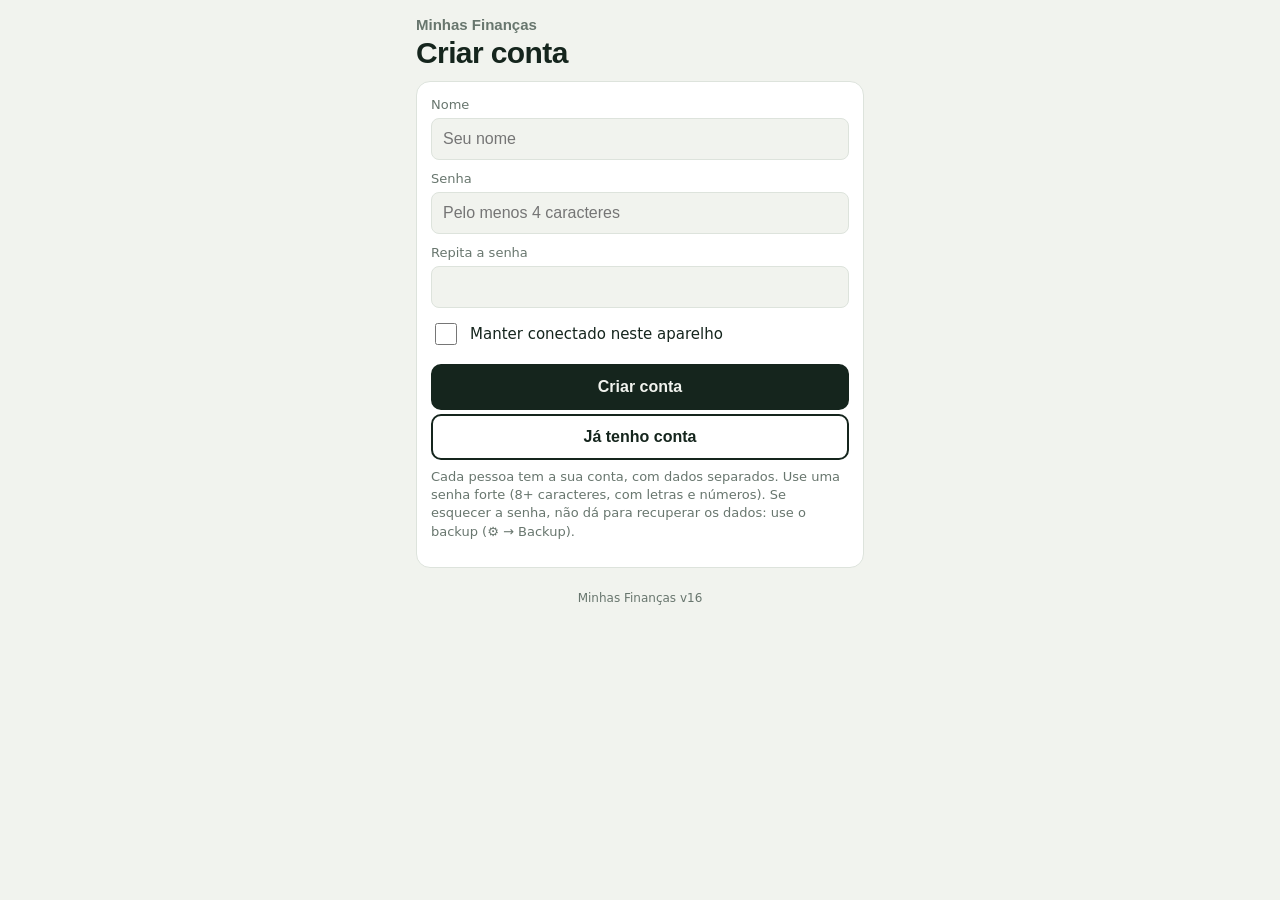
<file: index-8.html>
<!DOCTYPE html>
<html lang="pt-BR">
<head>
<meta charset="utf-8">
<meta http-equiv="Content-Security-Policy" content="default-src 'none'; script-src 'sha256-q+ueBZp8Y19A1HAXu/BL/X5iffBVPHP1HT93oP2rI2I='; style-src 'unsafe-inline' https://fonts.googleapis.com; font-src https://fonts.gstatic.com; img-src 'self' data: blob:; connect-src 'self'; manifest-src 'self'; worker-src 'self'; base-uri 'none'; form-action 'none'">
<meta name="referrer" content="no-referrer">
<meta name="viewport" content="width=device-width, initial-scale=1, viewport-fit=cover">
<title>Minhas Finanças v16</title>
<meta name="theme-color" content="#1F8A55">
<meta name="description" content="Controle de gastos por voz, com velocímetro de saldo.">
<link rel="manifest" href="manifest.json">
<link rel="icon" href="icon.svg" type="image/svg+xml">
<link rel="apple-touch-icon" href="icon.svg">
<meta name="apple-mobile-web-app-capable" content="yes">
<meta name="mobile-web-app-capable" content="yes">
<meta name="apple-mobile-web-app-title" content="Finanças">
<link href="https://fonts.googleapis.com/css2?family=Bricolage+Grotesque:wght@600;800&family=DM+Sans:wght@400;500;700&display=swap" rel="stylesheet">
<style>
:root{--bg:#F1F3EE;--card:#FFFFFF;--ink:#15251D;--mute:#68766E;--line:#DDE3DC;--pos:#1F8A55;--neg:#D6403A;--mid:#D99A12;--rec:#1F8A55;--uti:#2F6FDB;--des:#8E1B3C;--gua:#7B847F;--sem:#B9C1BC;--btn:#15251D;--btnt:#F1F3EE}
@media (prefers-color-scheme:dark){:root:not([data-theme="light"]){--bg:#0F1814;--card:#18251E;--ink:#EDF2EC;--mute:#93A399;--line:#263830;--pos:#3DBB7A;--neg:#EF6A63;--mid:#EBB63E;--rec:#3DBB7A;--uti:#6AA0FF;--des:#C73E62;--gua:#A9B2AD;--sem:#5F6F66;--btn:#EDF2EC;--btnt:#0F1814}}
:root[data-theme="dark"]{--bg:#0F1814;--card:#18251E;--ink:#EDF2EC;--mute:#93A399;--line:#263830;--pos:#3DBB7A;--neg:#EF6A63;--mid:#EBB63E;--rec:#3DBB7A;--uti:#6AA0FF;--des:#C73E62;--gua:#A9B2AD;--sem:#5F6F66;--btn:#EDF2EC;--btnt:#0F1814}
*{box-sizing:border-box}
html{-webkit-text-size-adjust:100%}
body{margin:0;background:var(--bg);color:var(--ink);font-family:'DM Sans',system-ui,sans-serif;font-size:16px;line-height:1.4;padding-top:env(safe-area-inset-top,0px);padding-bottom:env(safe-area-inset-bottom,0px)}
main{max-width:480px;margin:0 auto;padding:16px 16px 80px}
h1{font:600 15px 'Bricolage Grotesque',sans-serif;margin:0 0 4px;color:var(--mute)}
.saldo{font:800 46px/1.05 'Bricolage Grotesque',sans-serif;letter-spacing:-.02em;margin:0}
.saldo.neg{color:var(--neg)}
.sub{color:var(--mute);font-size:14px;margin:4px 0 14px}
.bar{display:flex;height:12px;border-radius:6px;overflow:hidden;background:var(--line)}
.bar i{display:block;height:100%}
.tot{display:grid;gap:8px;margin:12px 0 20px}
.tot div{background:var(--card);border:1px solid var(--line);border-radius:10px;padding:10px;min-width:0}
.tot b{display:block;font:700 16px 'Bricolage Grotesque',sans-serif}
.tot span{font-size:12px;color:var(--mute)}
.dot{display:inline-block;width:10px;height:10px;border-radius:50%;margin-right:6px}
.form{background:var(--card);border:1px solid var(--line);border-radius:14px;padding:14px;margin-bottom:22px}
.hint{font-size:13px;color:var(--mute);margin:8px 0 12px}
label{display:block;font-size:13px;color:var(--mute);margin:10px 0 4px}
input{width:100%;padding:11px;border-radius:8px;border:1px solid var(--line);background:var(--bg);color:var(--ink);font:16px 'DM Sans',sans-serif}
input[type=checkbox]{width:22px;height:22px;flex:none;accent-color:var(--pos)}
input[type=date]{min-height:46px}
.chk{display:flex;align-items:center;gap:10px;margin:12px 0 0;font-size:15px;color:var(--ink)}
.campo{display:flex;gap:8px;align-items:stretch}
.campo input{flex:1;min-width:0}
.campo[hidden]{display:none}
.mic{flex:none;width:52px;border:0;border-radius:10px;background:var(--btn);color:var(--btnt);font-size:22px;cursor:pointer;line-height:1}
.mic[hidden]{display:none}
.mic.on{background:var(--neg);color:#fff;animation:pulsa 1s ease-in-out infinite}
@keyframes pulsa{50%{opacity:.65}}
.add{margin-top:4px;width:100%;border:2px solid var(--ink);background:transparent;color:var(--ink);border-radius:10px;padding:12px;font:700 16px 'DM Sans',sans-serif;cursor:pointer}
.add.pri{background:var(--ink);color:var(--bg)}
.add:disabled{opacity:.45;cursor:default}
h2{font:800 18px 'Bricolage Grotesque',sans-serif;margin:0 0 8px}
.it{display:flex;align-items:center;gap:10px;padding:11px 0;border-bottom:1px solid var(--line)}
.it .c{width:26px;height:26px;border-radius:50%;border:0;flex:none;cursor:pointer}
.it .t{flex:1;min-width:0}
.it .t b{display:block;font-weight:500;overflow:hidden;text-overflow:ellipsis;white-space:nowrap}
.it .t small{color:var(--mute);font-size:12px}
.it .v{font:700 16px 'Bricolage Grotesque',sans-serif;white-space:nowrap}
.it .x{border:0;background:none;color:var(--mute);font-size:22px;cursor:pointer;padding:10px 8px;min-width:44px;min-height:44px}
.vazio{color:var(--mute);padding:14px 0}
.top{display:flex;align-items:center;gap:6px;max-width:480px;margin:0 auto;padding:12px 16px 0}
.top[hidden]{display:none}
.dots{display:flex;align-items:center}
.dots button{width:30px;height:44px;border:0;background:transparent;cursor:pointer;padding:0;display:flex;align-items:center;justify-content:center}
.dots button i{display:block;width:10px;height:10px;border-radius:50%;background:var(--line);transition:all .2s}
.dots button[aria-selected="true"] i{width:24px;border-radius:6px;background:var(--ink)}
#ptit{flex:1;font:800 18px 'Bricolage Grotesque',sans-serif;padding-left:6px}
.eng{flex:none;width:44px;height:44px;border-radius:50%;border:2px solid var(--line);background:transparent;color:var(--mute);font-size:20px;cursor:pointer}
.pg{display:none;min-width:0}
.pg.on{display:block;animation:entra .25s ease}
@keyframes entra{from{opacity:0;transform:translateX(var(--de,24px))}to{opacity:1;transform:none}}
@media (prefers-reduced-motion:reduce){.pg.on,.mic.on,.toast{animation:none}}
.ring{display:flex;justify-content:center;margin:4px 0 2px}
.ring svg{width:230px;height:230px}
.rl{font:500 12px 'DM Sans',sans-serif;fill:var(--mute)}
.rv{font:800 21px 'Bricolage Grotesque',sans-serif;fill:var(--ink)}
.cats{display:grid;grid-template-columns:repeat(4,minmax(0,1fr));gap:6px;margin-top:6px}
.cat{display:flex;flex-direction:column;align-items:center;justify-content:center;gap:5px;padding:9px 2px;min-height:58px;border-radius:12px;border:2px solid var(--line);background:var(--bg);color:var(--ink);font:700 12px 'DM Sans',sans-serif;cursor:pointer}
.cat .dot{margin:0;width:16px;height:16px}
.cat:active{transform:scale(.97)}
.cat:disabled{opacity:.5;cursor:default}
.gauge{background:var(--card);border:1px solid var(--line);border-radius:14px;padding:8px;margin:0 0 12px;text-align:center;overflow:hidden}
/* Todos os painéis usam o mesmo quadrado compacto */
.gauge-viewport{min-width:0;height:248px;overflow:hidden;touch-action:pan-y}
.gauge-slide{display:none;text-align:left;animation:entra .22s ease;height:248px;overflow-y:auto;overscroll-behavior:contain;padding:2px 4px;scrollbar-width:thin}
.gauge-slide.active{display:block}
.gauge-slide:first-child,.gauge-slide[data-gslide="1"]{text-align:center;overflow:hidden}
.ringbox{position:relative;width:196px;height:196px;margin:0 auto}
.ringbox svg{width:100%;height:100%;display:block}
.ringc{position:absolute;inset:0;display:flex;flex-direction:column;align-items:center;justify-content:center;cursor:pointer}
.ringc .dl{font-size:12px;color:var(--mute);font-weight:500}
.ringc .saldo{font-size:25px;white-space:nowrap;margin-top:2px}
.rleg{display:flex;justify-content:center;gap:14px;font-size:12px;color:var(--mute);margin:2px 0 0}
.rleg i{display:inline-block;width:9px;height:9px;border-radius:50%;margin-right:5px}
.micbig{display:block;width:78px;height:78px;border-radius:50%;font-size:32px;margin:6px auto 0}
.micl{text-align:center;font-size:14px;font-weight:600;margin:8px 0 0}
.micform .hint{text-align:center}
.linkb{display:block;margin:6px auto 0;background:none;border:0;color:var(--mute);text-decoration:underline;font-size:13px;cursor:pointer;padding:6px}
.linkb[hidden]{display:none}
.gauge-slide h1{margin:2px 4px 5px;font-size:13px}
.gauge-slide h2{font-size:15px;margin:3px 0 5px}
.gauge-slide .form{margin:6px 0;padding:8px}
.gauge-slide .gcard{margin:5px 0;padding:8px}
.gauge-slide .sub{font-size:12px;margin:2px 0 6px}
.gauge-slide .hint{font-size:11px;margin:4px 0 6px}
.gauge-slide .it{padding:5px 0;gap:7px}
.gauge-slide .it .c{width:18px;height:18px}
.gauge-slide .it .v{font-size:13px}
.gauge-slide .it .t b{font-size:13px}
.gauge-slide .it .t small{font-size:10px}
#pg1 .gauge svg{max-width:290px}
#gaugeEntries .entry-total{text-align:left}
#gaugeEntries .entry-total .dl{font-size:12px;color:var(--mute)}
#gaugeSaved .saldo{font-size:clamp(24px,7vw,32px)}
#gaugeSaved .gcard .sub{margin-bottom:0}
.gauge-nav{display:flex;align-items:center;justify-content:space-between;gap:8px;margin-top:6px;padding-top:6px;border-top:1px solid var(--line)}
.gauge-nav button{display:flex;align-items:center;justify-content:center;gap:5px;min-width:36px;min-height:34px;border:1px solid var(--line);border-radius:999px;background:var(--bg);color:var(--ink);font-size:18px;cursor:pointer}
.gauge-nav .gauge-name{flex:1;text-align:center;font-size:13px;font-weight:700;color:var(--mute)}
.gauge-dots{display:flex;justify-content:center;gap:5px;margin-top:5px}
.gauge-dots i{width:6px;height:6px;border-radius:50%;background:var(--line)}
.gauge-dots i.active{width:18px;border-radius:5px;background:var(--pos)}
.gauge svg{width:100%;max-width:340px;height:auto;display:block;margin:0 auto}
.gz{fill:none;stroke-width:22}
.gl{font:500 12px 'DM Sans',sans-serif;fill:var(--mute)}
.gv{font:800 20px 'Bricolage Grotesque',sans-serif;fill:var(--ink)}
.gs{font-size:14px;font-weight:500;margin:6px 8px 0}
.swhint{font-size:12px;color:var(--mute);text-align:center;margin:0 0 14px}
.duo{display:grid;grid-template-columns:1fr 1fr;gap:8px;margin:2px 0 12px}
.duo>div{background:var(--card);border:1px solid var(--line);border-radius:14px;padding:10px 12px;min-width:0}
.duo .dl{font-size:12px;color:var(--mute);font-weight:500}
.duo .saldo{font-size:clamp(22px,7vw,30px);margin-top:2px;white-space:nowrap}
.duo .gasto{color:var(--des)}
.summary-grid>div{padding:10px 11px}
.summary-grid>div:nth-child(n+3){padding:8px 11px}
.mini-value{font:800 22px/1.15 'Bricolage Grotesque',sans-serif;margin:3px 0 0;white-space:nowrap;color:var(--ink)}
.entry-total{padding:7px 4px 10px;margin-bottom:8px;border-bottom:1px solid var(--line)}
.entry-total .saldo{font-size:clamp(25px,7vw,32px);margin-top:2px}
.gcard{background:var(--card);border:1px solid var(--line);border-radius:14px;padding:16px;margin:4px 0 12px;text-align:center}
.gcard .dl{font-size:13px;color:var(--mute);font-weight:500}
.gcard .saldo{margin-top:4px;color:var(--ink)}
.cfg{background:var(--card);border:1px solid var(--line);border-radius:14px;padding:14px;margin:0 0 18px}
.cfg[hidden]{display:none}
.cfg h2{margin-bottom:4px}
.cfg .add{margin-top:10px}
.cfg .msg{font-size:13px;color:var(--mute);margin:8px 0 0}
.cfg p{margin:4px 0}
.cfg hr{border:0;border-top:1px solid var(--line);margin:16px 0}
.perigo{border-color:var(--neg);color:var(--neg)}
.crow{display:grid;grid-template-columns:1fr 112px 44px;gap:6px;margin-top:8px;align-items:center}
.crow .x{border:0;background:none;color:var(--mute);font-size:22px;cursor:pointer;min-height:44px}
.row2{display:grid;grid-template-columns:1fr 1fr;gap:10px}
.chips{display:flex;flex-wrap:wrap;gap:8px;margin-top:2px}
.chip{display:inline-flex;align-items:center;gap:6px;padding:9px 12px;border-radius:999px;border:1px solid var(--line);background:var(--bg);color:var(--ink);font:500 14px 'DM Sans',sans-serif;cursor:pointer;max-width:100%}
.chip .dot{margin:0;flex:none}
.chip span{overflow:hidden;text-overflow:ellipsis;white-space:nowrap}
.chip:active{transform:scale(.97)}
#atalhos{margin-bottom:12px}
#atalhos[hidden]{display:none}
.toast{position:fixed;left:50%;transform:translateX(-50%);top:calc(66px + env(safe-area-inset-top,0px));width:calc(100% - 32px);max-width:440px;display:flex;align-items:center;gap:10px;background:var(--ink);color:var(--bg);border-radius:12px;padding:12px 14px;font-size:14px;box-shadow:0 6px 24px rgba(0,0,0,.25);z-index:20;animation:sobe .2s ease}
.toast[hidden]{display:none}
.toast span{flex:1;min-width:0}
.toast button{border:0;background:transparent;color:var(--bg);font:700 14px 'DM Sans',sans-serif;text-decoration:underline;cursor:pointer;padding:6px 4px;min-height:36px}
.toast button[hidden]{display:none}
@keyframes sobe{from{opacity:0;transform:translate(-50%,-10px)}to{opacity:1;transform:translate(-50%,0)}}
.ir{display:flex;align-items:center;gap:10px;padding:10px 0;border-bottom:1px solid var(--line)}
.ir.off{opacity:.55}
.ir .t{flex:1;min-width:0}
.ir .t b{display:block;font-weight:500;overflow:hidden;text-overflow:ellipsis;white-space:nowrap}
.ir .t small{color:var(--mute);font-size:12px}
.ir .v{font:700 15px 'Bricolage Grotesque',sans-serif;white-space:nowrap}
.ir .v.pos{color:var(--pos)}
.ir label{margin:0;display:flex;align-items:center}
.ver{font-size:12px;color:var(--mute);text-align:center;margin:18px 0 0}
select{width:100%;padding:11px;border-radius:8px;border:1px solid var(--line);background:var(--bg);color:var(--ink);font:16px 'DM Sans',sans-serif}
.cat.sel{border-color:var(--ink)}
.tipos{display:grid;grid-template-columns:repeat(3,1fr);gap:8px;margin-top:4px}
.sheet{position:fixed;inset:0;background:rgba(0,0,0,.45);z-index:30;display:flex;align-items:flex-end;justify-content:center}
.sheet[hidden]{display:none}
.sheetbox{background:var(--card);width:100%;max-width:480px;max-height:92vh;overflow:auto;border-radius:18px 18px 0 0;padding:16px 16px calc(20px + env(safe-area-inset-bottom,0px))}
.sheetbox .add{margin-top:10px}
.it .t{cursor:pointer}
.aviso{width:calc(100% - 32px);max-width:448px;margin:8px auto 0;padding:10px 12px;display:flex;gap:8px;align-items:center;flex-wrap:wrap;background:var(--card);border:1px solid var(--mid);border-radius:12px;font-size:14px}
.aviso[hidden]{display:none}
.aviso span{flex:1 1 100%}
.aviso button{width:auto;margin:0;padding:8px 12px;font-size:14px}
details.mes{background:var(--card);border:1px solid var(--line);border-radius:12px;padding:10px 12px;margin-bottom:8px}
details.mes summary{cursor:pointer;font-weight:700;list-style:none}
details.mes summary small{display:block;font-weight:400;color:var(--mute);font-size:12px;margin-top:2px}
details.mes .mi{display:flex;justify-content:space-between;gap:8px;font-size:13px;padding:5px 0;border-bottom:1px solid var(--line)}
details.mes .mi:last-child{border-bottom:0}
#gaugePlan{text-align:left}
.pl-top{text-align:center;padding:2px 0 6px}
.pl-top .dl{font-size:12px;color:var(--mute);font-weight:500}
.pl-top .saldo{font-size:clamp(26px,8vw,34px);color:var(--pos)}
.pl-top .sub{margin:2px 0 0;font-size:12px}
.pl-sum{display:grid;grid-template-columns:repeat(3,1fr);gap:6px;margin:4px 0 6px}
.pl-sum div{background:var(--bg);border:1px solid var(--line);border-radius:8px;padding:5px 6px;min-width:0}
.pl-sum span{display:block;font-size:10px;color:var(--mute)}
.pl-sum b{font:700 12px 'Bricolage Grotesque',sans-serif;white-space:nowrap}
.pl-tip{font-size:12px;color:var(--mute);margin:4px 0 6px}
.pl-prog{height:8px;border-radius:5px;background:var(--line);overflow:hidden;margin:4px 0 2px}
.pl-prog i{display:block;height:100%;background:var(--pos)}
.dv{display:flex;align-items:center;gap:8px;padding:4px 0;font-size:13px;border-bottom:1px solid var(--line)}
.dv label{margin:0;display:flex;align-items:center;gap:8px;flex:1;min-width:0;font-size:13px;color:var(--ink);cursor:pointer}
.dv label span{overflow:hidden;text-overflow:ellipsis;white-space:nowrap}
.dv.pago label span{text-decoration:line-through;color:var(--mute)}
.dv b{font-size:13px;white-space:nowrap}
button:focus-visible,input:focus-visible,select:focus-visible{outline:3px solid var(--mid);outline-offset:2px}
</style>
</head>
<body>
<div class="top" id="top" hidden>
<nav class="dots" aria-label="Navegação principal">
<button type="button" id="t1" aria-label="Principal" aria-selected="true"><i></i></button>
<button type="button" id="t2" aria-label="Histórico" aria-selected="false"><i></i></button>
</nav>
<span id="ptit">Principal · Gastos</span>
<button type="button" class="eng" id="eng" aria-label="Configurações" title="Configurações" aria-expanded="false">⚙</button>
</div>

<div class="aviso" id="aviso" hidden role="status"><span id="avmsg"></span><button type="button" class="add pri" id="av1"></button><button type="button" class="add" id="av2">Depois</button></div>
<div id="pages">
<section class="pg" id="pgc"><main>
<section class="cfg" id="cfg" aria-label="Configurações">
<button type="button" class="add" id="cfgvolta" style="margin:0 0 14px">← Voltar</button>
<h2>Saldo disponível</h2>
<p class="msg" style="margin-top:0">Digite quanto você tem de verdade na conta agora. O app ajusta o saldo inicial da primeira conta para o Disponível ficar igual a esse valor.</p>
<label for="disp">Disponível agora (R$)</label>
<input id="disp" inputmode="decimal" placeholder="0,00" autocomplete="off">
<button type="button" class="add pri" id="dispok">Atualizar disponível</button>
<p class="msg" id="dispmsg"></p>
<hr>
<h2>Contas e saldo do mês</h2>
<p class="msg" style="margin-top:0">Informe o saldo de cada conta no começo do mês. O total vira o seu saldo do mês; o que entra soma e o que sai é descontado.</p>
<div id="contas"></div>
<button type="button" class="add" id="addc">+ Adicionar conta</button>
<button type="button" class="add pri" id="iniok">Salvar</button>
<p class="msg" id="inimsg"></p>
<hr>
<h2>Salário e dívidas fixas</h2>
<p class="msg" style="margin-top:0">Informe o salário do mês e suas dívidas fixas (aluguel, parcelas, internet...). O app calcula o que sobra e sugere quanto guardar. Quando quitar uma dívida, toque no × dela: a sobra aumenta e a sugestão se ajusta.</p>
<label for="sal">Salário do mês (R$)</label>
<input id="sal" inputmode="decimal" placeholder="1.850,00" autocomplete="off">
<div id="dividas"></div>
<button type="button" class="add" id="addd">+ Adicionar dívida fixa</button>
<button type="button" class="add pri" id="divok">Salvar planejamento</button>
<p class="msg" id="divmsg"></p>
<hr>
<h2>Importar extrato</h2>
<p class="msg" style="margin-top:0">Envie o extrato do banco em OFX ou CSV. O que entrou vai para Recebidos, o que saiu vai para Gastos como “Sem categoria” (você classifica tocando na bolinha). Repetidos são pulados.</p>
<input type="file" id="arq" hidden>
<button class="add pri" id="escolhe" type="button">Escolher arquivo do extrato</button>
<label for="desde">Importar lançamentos a partir de</label>
<input type="date" id="desde">
<p class="msg" id="imsg"></p>
<div id="iprev" hidden>
<h2 style="margin-top:12px">Conferir antes de importar</h2>
<p class="sub" id="isum"></p>
<div id="implist"></div>
<button class="add pri" id="idoit" type="button" style="margin-top:14px">Importar selecionados</button>
</div>
<hr>
<h2>Fechar o mês</h2>
<p class="msg" style="margin-top:0">Guarda o resumo do mês, leva o saldo final para o começo do próximo mês e limpa a lista de lançamentos. O que está em Guardado continua guardado.</p>
<button type="button" class="add" id="fecha">Fechar o mês</button>
<button type="button" class="add" id="reabre" hidden>Desfazer o último fechamento</button>
<p class="msg" id="fmsg"></p>
<hr>
<h2>Backup</h2>
<p class="msg">Seus dados ficam só neste aparelho, protegidos pela sua senha. O backup é criptografado com uma senha que você escolhe aqui. Guarde essa senha: sem ela o arquivo não abre, e não há como recuperar.</p>
<label for="bkpw">Senha do backup (para salvar e para importar)</label>
<input id="bkpw" type="password" autocomplete="new-password" placeholder="mínimo 8 caracteres">
<button type="button" class="add pri" id="expShare">Compartilhar backup (WhatsApp, Drive...)</button>
<button type="button" class="add" id="exp">Salvar backup no aparelho (.json)</button>
<button type="button" class="add" id="impb">Importar backup</button>
<input type="file" id="imp" accept="application/json,.json" hidden>
<p class="msg" id="bkmsg"></p>
<hr>
<h2>Conta</h2>
<p class="msg" id="quem"></p>
<button type="button" class="add" id="sair">Sair</button>
<button type="button" class="add perigo" id="zera">Apagar meus dados e recomeçar</button>
<button type="button" class="add perigo" id="delc">Excluir minha conta</button>
<p class="ver" id="ver"></p>
</section>
</main></section>
<!-- ============ GASTOS ============ -->
<section class="pg" id="pg1">
<main>


<div class="duo summary-grid">
<div><span class="dl">Entradas</span><p class="saldo" id="entradasTotal" style="color:var(--pos)">R$ 0,00</p></div>
<div><span class="dl">Gastos</span><p class="saldo gasto" id="gasto">R$ 0,00</p></div>
</div>
<span id="guardadoTotal" hidden></span>
<section class="gauge" id="gaugeCard" aria-label="Painel financeiro: deslize ou use as setas para alternar entre disponível, velocímetro, guardado e planejamento">
<div class="gauge-viewport" id="gaugeViewport">
  <div class="gauge-slide active" data-gslide="0" aria-label="Disponível">
    <div class="ringbox"><svg id="ring" viewBox="0 0 200 200" role="img" aria-label="Anel: verde é o disponível, vermelho os gastos, cinza o guardado"></svg><div class="ringc"><span class="dl">Disponível</span><p class="saldo" id="saldo">R$ 0,00</p></div></div>
    <p class="rleg"><span><i style="background:var(--pos)"></i>Disponível</span><span><i style="background:var(--neg)"></i>Gastos</span><span><i style="background:var(--gua)"></i>Guardado</span></p>
  </div>
  <div class="gauge-slide" data-gslide="1" aria-label="Velocímetro">
    <svg id="gauge" viewBox="-24 0 368 204" role="img" aria-label="Velocímetro: porcentagem do dinheiro do mês que ainda resta"></svg>
    <p class="gs" id="gstat" aria-live="polite"></p>
  </div>
  <div class="gauge-slide" data-gslide="2" aria-label="Guardado" id="gaugeSaved"></div>
  <div class="gauge-slide" data-gslide="3" aria-label="Planejamento" id="gaugePlan"></div>
</div>
<div class="gauge-nav" aria-label="Mudar painel">
  <button type="button" id="gPrev" aria-label="Painel anterior" title="Painel anterior">‹</button>
  <span class="gauge-name" id="gaugeName">Visão geral</span>
  <button type="button" id="gNext" aria-label="Próximo painel" title="Próximo painel">›</button>
</div>
<div class="gauge-dots" aria-hidden="true"><i class="active"></i><i></i><i></i><i></i></div>
</section>


<section class="form micform">
<div id="atalhos" hidden><label style="margin-top:0">Gastos frequentes · toque para lançar de novo</label><div class="chips" id="chips"></div></div>
<button type="button" class="mic micbig" id="mic1" aria-label="Falar o lançamento" title="Falar o lançamento">🎤</button>
<p class="micl">Toque e fale o lançamento</p>
<p class="hint" id="hint">Diga, por exemplo, “padaria 12,50 pix” ou “recebi salário 100”. Depois confirme os detalhes e escolha o tipo.</p>
<button type="button" class="linkb" id="digita">Prefiro digitar</button>
<div class="campo" id="digbox" hidden><input id="frase" placeholder="Ex.: padaria 12,50 pix" autocomplete="off" enterkeyhint="done"><button type="button" class="add pri" id="digok" style="width:auto;margin:0;padding:0 16px">OK</button></div>
</section>

<h2>Lançamentos</h2>
<div id="lista"></div>
</main>
</section>

<!-- ============ ENTRADAS ============ -->
<section class="pg" id="pg2">
<main>
<h1>Entradas</h1>
<div class="entry-total"><span class="dl">Total de entradas</span><p class="saldo" id="rtot">R$ 0,00</p></div>
<section class="form">
<label for="frase2" style="margin-top:0">Fale ou digite o recebido</label>
<div class="campo">
<input id="frase2" placeholder="Ex.: salário R$ 80,00 pix" autocomplete="off" enterkeyhint="done">
<button type="button" class="mic" id="mic2" aria-label="Falar o recebido" title="Falar o recebido">🎤</button>
</div>
<p class="hint" id="hint2">Toque no 🎤 e diga, por exemplo: “salário 80 pix”. O valor soma no seu saldo e é lançado sozinho (dá para desfazer). Data, hora e forma são anotadas sozinhas.</p>
<button class="add" id="add2" type="button">Salvar</button>
</section>
<h2>Entradas</h2>
<div id="lista2"></div>
</main>
</section>

<!-- ============ GUARDADOS ============ -->
<section class="pg" id="pg3">
<main>
<h1>Guardados</h1>
<div class="gcard"><span class="dl">Total guardado</span><p class="saldo" id="gtot">R$ 0,00</p><p class="sub" id="gsub" style="margin-bottom:0"></p></div>
<p class="hint">O que você guarda sai do saldo Disponível, mas não conta como gasto. Para guardar, fale o valor na primeira página e toque em Guardado.</p>
<h2>Valores guardados</h2>
<div id="lista3"></div>
</main>
</section>

<!-- ============ HISTÓRICO ============ -->
<section class="pg" id="pg4">
<main>
<h1>Minhas Finanças</h1>
<h2 style="margin-top:4px">Histórico completo</h2>
<p class="sub">Entradas, gastos e valores guardados em uma única lista.</p>
<div id="listaHist"></div>
</main>
</section>

<!-- ============ LOGIN ============ -->
<section class="pg" id="pga">
<main>
<h1>Minhas Finanças</h1>
<p class="saldo" style="font-size:30px;margin-bottom:12px" id="atit">Entrar</p>
<section class="form">
<label for="un" style="margin-top:0">Nome</label>
<input id="un" autocomplete="username" autocapitalize="words" placeholder="Seu nome">
<label for="up">Senha</label>
<input id="up" type="password" autocomplete="current-password" placeholder="Pelo menos 4 caracteres">
<div id="ucw" hidden><label for="up2">Repita a senha</label><input id="up2" type="password" autocomplete="new-password"></div>
<label class="chk"><input type="checkbox" id="ulem"> Manter conectado neste aparelho</label>
<p class="hint" id="umsg" role="alert"></p>
<button class="add pri" id="uok" type="button">Entrar</button>
<button class="add" id="usw" type="button">Criar conta</button>
<p class="hint" id="unote"></p>
</section>
<p class="ver" id="ver2"></p>
</main>
</section>

<!-- ============ PRIMEIRO USO ============ -->
<section class="pg" id="pgs">
<main>
<h1>Bem-vindo</h1>
<p class="saldo" style="font-size:30px" id="bemv">Minhas Finanças</p>
<p class="sub">Vamos começar. Qual era o saldo da conta no início do mês?</p>
<section class="form">
<label for="ini0" style="margin-top:0">Saldo (conta principal)</label>
<input id="ini0" inputmode="decimal" value="" placeholder="639,73" autocomplete="off">
<p class="hint" id="ini0msg">Depois, na engrenagem ⚙, você adiciona outras contas.</p>
<button class="add pri" id="ini0ok" type="button">Começar</button>
</section>
</main>
</section>
</div>

<div class="sheet" id="edit" hidden role="dialog" aria-modal="true" aria-label="Lançamento"><div class="sheetbox">
<h2 id="etit">Editar lançamento</h2>
<label for="ed" style="margin-top:0">Descrição</label><input id="ed" autocomplete="off">
<div class="row2"><div><label for="ev">Valor (R$)</label><input id="ev" inputmode="decimal" autocomplete="off"></div><div><label for="edt">Data</label><input id="edt" type="date"></div></div>
<div class="row2"><div><label for="eh">Hora</label><input id="eh" type="time"></div><div><label for="ep">Pagamento</label><select id="ep"></select></div></div>
<label>Tipo</label><div class="tipos" id="etipo"></div>
<p class="hint" id="emsg" role="alert"></p>
<button class="add pri" id="esalva" type="button">Salvar alterações</button>
<button class="add" id="ecancela" type="button">Cancelar</button>
<button class="add perigo" id="eapaga" type="button">Apagar lançamento</button>
</div></div>
<div class="toast" id="toast" role="status" aria-live="polite" hidden><span id="tmsg"></span><button type="button" id="tund">Desfazer</button></div>

<script>
var EMQUADRO=(window.top!==window.self);
if(EMQUADRO){var ov=document.createElement('div');ov.setAttribute('style','position:fixed;inset:0;z-index:99999;background:#fff;color:#16301f;display:flex;align-items:center;justify-content:center;padding:24px;text-align:center;font:16px/1.5 sans-serif');ov.textContent='Por segurança, o app não abre dentro de outra página. Abra direto pelo endereço do site: guilherme3co.github.io/financeiro';document.body.appendChild(ov)}
var KDF_IT=600000,LOCK_MS=5*60*1000;
var VERSAO='v16';
var COR={rec:{n:'Entrada',v:'--rec'},uti:{n:'Útil',v:'--uti'},des:{n:'Desnecessário',v:'--des'},gua:{n:'Guardado',v:'--gua'},sem:{n:'Sem categoria',v:'--sem'}};
var st=null,uid=null,KEYC=null,users=[],wq=Promise.resolve();
function norm(i){var m={pos:'uti',neg:'des',mid:'gua'};if(m[i.cor])i.cor=m[i.cor];if(i.ent)i.cor='rec';else if(i.cor==='rec')i.ent=true;if(!COR[i.cor])i.cor='sem';i.val=Number(i.val)||0;i.desc=String(i.desc||'');i.pay=String(i.pay||'Não informada');i.d=String(i.d||hoje());i.t=String(i.t||'');i.ent=!!i.ent;return i}
function somaContas(o){return Math.round(o.contas.reduce(function(a,c){return a+(Number(c.saldo)||0)},0)*100)/100}
function migra(o){if(!Array.isArray(o.contas)||!o.contas.length)o.contas=[{id:1,nome:'Banco Inter',saldo:o.start}];
o.contas.forEach(function(c,k){c.id=c.id||k+1;c.nome=String(c.nome||'Conta '+(k+1));c.saldo=Number(c.saldo)||0});
o.lim=(o.lim&&o.lim.y>o.lim.r&&o.lim.r>=0)?{y:Number(o.lim.y),r:Number(o.lim.r)}:{y:400,r:100};
if(!Array.isArray(o.dividas))o.dividas=[];o.dividas=o.dividas.map(function(d,k){return{id:d.id||Date.now()+k,nome:String(d.nome||'Dívida'),valor:Number(d.valor)||0,pago:!!d.pago}});o.salario=Number(o.salario)||0;
if(!Array.isArray(o.arquivo))o.arquivo=[];o.gAnt=Number(o.gAnt)||0;
o.start=somaContas(o);o.items=(o.items||[]).map(norm);return o}
function brl(n){return n.toLocaleString('pt-BR',{style:'currency',currency:'BRL'})}
function fmt2(n){return n.toLocaleString('pt-BR',{minimumFractionDigits:2,maximumFractionDigits:2})}
function pad(n){return String(n).padStart(2,'0')}
function hoje(){var d=new Date();return d.getFullYear()+'-'+pad(d.getMonth()+1)+'-'+pad(d.getDate())}
function hora(){var d=new Date();return pad(d.getHours())+':'+pad(d.getMinutes())}
function dm(s){var p=s.split('-');return p[2]+'/'+p[1]}
function $(i){return document.getElementById(i)}

/* ---------- contas de usuário e criptografia ---------- */
function loadUsers(){try{var u=JSON.parse(localStorage.getItem('financas-users')||'[]');if(!Array.isArray(u))return[];return u.filter(function(x){return x&&typeof x.id==='string'&&typeof x.nome==='string'&&typeof x.salt==='string'&&typeof x.it==='number'&&x.it>=100000&&x.it<=2000000&&x.chk&&typeof x.chk.iv==='string'&&typeof x.chk.ct==='string'})}catch(e){return[]}}
function saveUsers(){localStorage.setItem('financas-users',JSON.stringify(users))}
function dkey(id){return 'financas-d-'+id}
function b64(buf){var a=new Uint8Array(buf),s='';for(var i=0;i<a.length;i++)s+=String.fromCharCode(a[i]);return btoa(s)}
function unb64(s){var b=atob(s),a=new Uint8Array(b.length);for(var i=0;i<b.length;i++)a[i]=b.charCodeAt(i);return a}
function derive(pw,salt,it){return crypto.subtle.importKey('raw',new TextEncoder().encode(pw),'PBKDF2',false,['deriveKey']).then(function(k){return crypto.subtle.deriveKey({name:'PBKDF2',salt:salt,iterations:it,hash:'SHA-256'},k,{name:'AES-GCM',length:256},false,['encrypt','decrypt'])})}
function enc(key,txt){var iv=crypto.getRandomValues(new Uint8Array(12));return crypto.subtle.encrypt({name:'AES-GCM',iv:iv},key,new TextEncoder().encode(txt)).then(function(ct){return{iv:b64(iv),ct:b64(ct)}})}
function dec(key,rec){return crypto.subtle.decrypt({name:'AES-GCM',iv:unb64(rec.iv)},key,unb64(rec.ct)).then(function(b){return new TextDecoder().decode(b)})}
function save(){if(!uid||!KEYC||!st)return;var snap=JSON.stringify(st),id=uid,k=KEYC;
wq=wq.then(function(){return enc(k,snap)}).then(function(r){try{localStorage.setItem(dkey(id),JSON.stringify(r))}catch(e){}}).catch(function(){})}
function limpaCampo(el){el.value='';setTimeout(function(){if(el.value&&el.dataset.novo!=='1')el.value=''},90)}
function addItem(it){st.items.push(it);save()}
function remove(id){st.items=st.items.filter(function(z){return z.id!==id});save()}
/* lembrar neste aparelho: guarda a chave (não extraível) no IndexedDB */
function idb(){return new Promise(function(ok,no){var r=indexedDB.open('financas',1);r.onupgradeneeded=function(){r.result.createObjectStore('s')};r.onsuccess=function(){ok(r.result)};r.onerror=function(){no()}})}
function idbSet(k,v){return idb().then(function(db){return new Promise(function(ok,no){var t=db.transaction('s','readwrite');t.objectStore('s').put(v,k);t.oncomplete=ok;t.onerror=no})})}
function idbGet(k){return idb().then(function(db){return new Promise(function(ok,no){var q=db.transaction('s').objectStore('s').get(k);q.onsuccess=function(){ok(q.result)};q.onerror=no})})}
function idbDel(k){return idb().then(function(db){return new Promise(function(ok){var t=db.transaction('s','readwrite');t.objectStore('s').delete(k);t.oncomplete=ok;t.onerror=ok})}).catch(function(){})}

/* ---------- telas: login, primeiro uso, app ---------- */
var cur=0,pg=[$('pg1'),$('pg2'),$('pg3')],tb=[$('t1'),$('t2')],TIT=['Gastos','Recebidos','Guardados'];
function tela(qual){if(qual==='pga'||qual==='pgs')$('aviso').hidden=true;['pg1','pg2','pg3','pg4','pga','pgs','pgc'].forEach(function(i){$(i).className='pg'});$(qual).className='pg on';$('top').hidden=(qual==='pga'||qual==='pgs');if(qual==='pg4'){$('t1').setAttribute('aria-selected','false');$('t2').setAttribute('aria-selected','true');$('ptit').textContent='Histórico'}window.scrollTo(0,0)}
function irPara(n,direto){n=Math.max(0,Math.min(2,n));if(n===cur&&!direto&&$('pg4').className.indexOf('on')<0)return;$('top').hidden=false;document.documentElement.style.setProperty('--de',n>cur?'24px':'-24px');cur=n;
pg.forEach(function(e,k){e.className='pg'+(k===n?' on':'')});['pg4','pga','pgs','pgc'].forEach(function(id){$(id).className='pg'});eng.setAttribute('aria-expanded','false');
$('t1').setAttribute('aria-selected','true');$('t2').setAttribute('aria-selected','false');$('ptit').textContent='Principal';window.scrollTo(0,0)}
function abreHistorico(){if(!st)return;['pg1','pg2','pg3','pga','pgs','pgc'].forEach(function(id){$(id).className='pg'});eng.setAttribute('aria-expanded','false');$('pg4').className='pg on';$('top').hidden=false;$('t1').setAttribute('aria-selected','false');$('t2').setAttribute('aria-selected','true');$('ptit').textContent='Histórico';window.scrollTo(0,0);renderHistorico()}
function renderHistorico(){var L=$('listaHist');if(!L||!st)return;L.innerHTML='';var arr=st.items.slice().sort(function(a,b){return (b.d||'').localeCompare(a.d||'')||(Number(b.id)||0)-(Number(a.id)||0)});if(!arr.length){L.innerHTML='<p class="vazio">Nenhum lançamento neste mês.</p>';arquivoHist(L);return}arr.forEach(function(i){var r=document.createElement('div');r.className='it';var c=document.createElement('span');c.className='c';c.style.display='inline-block';c.style.background='var('+(i.ent?'--rec':COR[i.cor].v)+')';var t=document.createElement('div');t.className='t';t.innerHTML='<b></b><small></small>';t.firstChild.textContent=i.desc;t.lastChild.textContent=dm(i.d)+(i.t?' · '+i.t:'')+' · '+i.pay+' · '+(i.ent?'Entrada':COR[i.cor].n);var v=document.createElement('div');v.className='v'+(i.ent?' pos':'');v.style.color='var('+(i.ent?'--pos':(i.cor==='gua'?'--gua':'--ink'))+')';v.textContent=(i.ent?'+ ':'− ')+brl(i.val);t.title='Toque para editar';t.onclick=function(){abreEdicao(i.id)};r.appendChild(c);r.appendChild(t);r.appendChild(v);L.appendChild(r)});arquivoHist(L)}
function entra(){cur=-1;irPara(0,true);gaveta();render();setTimeout(function(){checaVersao();lembreteBackup()},1200);$('quem').textContent='Conta: '+(users.filter(function(u){return u.id===uid})[0]||{nome:''}).nome}
var modo='login';
function authModo(m){modo=m;var novo=(m==='criar');$('atit').textContent=novo?'Criar conta':'Entrar';$('ucw').hidden=!novo;$('uok').textContent=novo?'Criar conta':'Entrar';$('usw').textContent=novo?'Já tenho conta':'Criar conta';
$('up').autocomplete=novo?'new-password':'current-password';$('umsg').textContent='';
var velho=false;try{velho=!!localStorage.getItem('financas-v1')}catch(e){}
$('unote').textContent=novo?(velho&&!users.length?'Seus lançamentos atuais deste aparelho serão levados para esta conta. Use uma senha forte (8+ caracteres, com letras e números).':'Cada pessoa tem a sua conta, com dados separados. Use uma senha forte (8+ caracteres, com letras e números). Se esquecer a senha, não dá para recuperar os dados: use o backup (⚙ → Backup).'):'Esqueceu a senha? Não dá para recuperar. Crie uma nova conta e importe o seu backup.';
$('usw').hidden=false}
function mostraAuth(){st=null;uid=null;KEYC=null;users=loadUsers();var ult='';try{ult=localStorage.getItem('financas-ultimo')||''}catch(e){}
authModo(users.length?'login':'criar');$('un').value=ult;$('up').value='';$('up2').value='';tela('pga')}
function semCripto(msg){$('atit').textContent='Não dá para abrir aqui';$('umsg').textContent=msg||'Este navegador não oferece a proteção por senha. Abra o app pelo endereço https no Chrome atualizado.';$('uok').disabled=true;$('usw').hidden=true;$('un').disabled=true;$('up').disabled=true;tela('pga')}
function achaUser(nome){nome=nome.trim().toLowerCase();return users.filter(function(u){return u.nome.toLowerCase()===nome})[0]}
function carrega(){var raw=localStorage.getItem(dkey(uid));if(!raw){st=null;mostraSetup();return Promise.resolve()}
return dec(KEYC,JSON.parse(raw)).then(function(t){st=migra(JSON.parse(t));entra()})}
var lembrado=false,lastAct=Date.now();
function lembrar(){lembrado=!!$('ulem').checked;if(lembrado)return idbSet('sessao',{uid:uid,key:KEYC}).catch(function(){});return idbDel('sessao')}
/* tentativas erradas: espera cresce a cada erro */
function tentLer(){try{return JSON.parse(localStorage.getItem('financas-tent')||'{}')||{}}catch(e){return{}}}
function tentSalva(o){try{if(o)localStorage.setItem('financas-tent',JSON.stringify(o));else localStorage.removeItem('financas-tent')}catch(e){}}
function senhaFraca(pw,nome){var l=pw.toLowerCase();if(pw.length<8)return 'Use uma senha com pelo menos 8 caracteres.';if(/^\d+$/.test(pw))return 'Só números é fraco. Misture letras e números.';if(l===nome.trim().toLowerCase())return 'A senha não pode ser igual ao nome.';if(/^(.)\1+$/.test(pw))return 'Evite repetir o mesmo caractere.';
if(['12345678','123456789','1234567890','senha123','senha1234','password','password1','qwertyui','qwerty123','abc12345','11111111','00000000','12341234','minhasenha','mudar123','brasil123'].indexOf(l)>=0)return 'Essa senha é muito comum. Escolha outra.';
if(pw.length<12&&!(/[a-zA-Z]/.test(pw)&&/\d|[^a-zA-Z0-9]/.test(pw)))return 'Misture letras e números, ou use 12 caracteres ou mais.';return ''}
/* atualiza contas antigas para a derivação de senha mais forte, sem perder dados */
function atualizaKdf(u,pw){if(u.it>=KDF_IT||!st)return Promise.resolve();var salt=crypto.getRandomValues(new Uint8Array(16)),nk;
return derive(pw,salt,KDF_IT).then(function(k){nk=k;return enc(k,'ok')}).then(function(chk){var id=uid;KEYC=nk;
 wq=wq.then(function(){if(!st||uid!==id)return;return enc(nk,JSON.stringify(st)).then(function(r){try{localStorage.setItem(dkey(id),JSON.stringify(r));u.salt=b64(salt);u.it=KDF_IT;u.chk=chk;saveUsers()}catch(e){}})}).catch(function(){});
 return wq}).then(function(){if(lembrado)return idbSet('sessao',{uid:uid,key:KEYC}).catch(function(){})}).catch(function(){})}
$('uok').onclick=function(){var nome=$('un').value.trim(),pw=$('up').value,m=$('umsg'),b=this;
if(nome.length<2){m.textContent='Digite seu nome.';return}
if(!pw){m.textContent='Digite a senha.';return}
var te=tentLer();if(modo!=='criar'&&te.ate&&Date.now()<te.ate){m.textContent='Muitas tentativas erradas. Aguarde '+Math.ceil((te.ate-Date.now())/1000)+' segundos.';return}
if(modo==='criar'){var fr=senhaFraca(pw,nome);if(fr){m.textContent=fr;return}}
b.disabled=true;m.textContent=modo==='criar'?'Criando conta...':'Entrando...';
var p;
if(modo==='criar'){
 if($('up2').value!==pw){m.textContent='As senhas não são iguais.';b.disabled=false;return}
 if(achaUser(nome)){m.textContent='Já existe uma conta com esse nome neste aparelho.';b.disabled=false;return}
 var salt=crypto.getRandomValues(new Uint8Array(16)),it=KDF_IT,k;
 p=derive(pw,salt,it).then(function(key){k=key;return enc(key,'ok')}).then(function(chk){
  var u={id:'u'+Date.now(),nome:nome,salt:b64(salt),it:it,chk:chk};users.push(u);saveUsers();uid=u.id;KEYC=k;
  var velho=null;if(users.length===1){try{velho=JSON.parse(localStorage.getItem('financas-v1')||'null')}catch(e){}}
  if(velho&&typeof velho.start==='number'&&Array.isArray(velho.items)){st=migra(velho);save();return wq.then(function(){return dec(KEYC,JSON.parse(localStorage.getItem(dkey(uid))))}).then(function(t){if(JSON.parse(t).items.length===st.items.length){try{localStorage.removeItem('financas-v1')}catch(e){}}})}
  st=null}).then(function(){try{localStorage.setItem('financas-ultimo',nome)}catch(e){}return lembrar()}).then(function(){if(st)entra();else mostraSetup()})
}else{
 var u=achaUser(nome);if(!u){m.textContent='Não achei essa conta neste aparelho. Confira o nome ou crie uma conta.';b.disabled=false;return}
 p=derive(pw,unb64(u.salt),u.it).then(function(key){return dec(key,u.chk).then(function(){return key},function(){return null})}).then(function(key){if(!key){var t=tentLer(),n=(t.n||0)+1,esp=n>=3?Math.min(900000,5000*Math.pow(2,n-3)):0;tentSalva({n:n,ate:esp?Date.now()+esp:0});m.textContent='Senha incorreta.'+(esp?' Aguarde '+Math.ceil(esp/1000)+' segundos para tentar de novo.':'');return}
tentSalva(null);uid=u.id;KEYC=key;try{localStorage.setItem('financas-ultimo',u.nome)}catch(e){}return lembrar().then(carrega).then(function(){return atualizaKdf(u,pw)})})
}
p.catch(function(){m.textContent='Algo deu errado. Tente de novo.'}).then(function(){b.disabled=false})};
$('usw').onclick=function(){authModo(modo==='login'?'criar':'login')};
$('up').onkeydown=$('up2').onkeydown=$('un').onkeydown=function(e){if(e.key==='Enter'){e.preventDefault();$('uok').click()}};
function sairConta(){idbDel('sessao');mostraAuth()}
$('sair').onclick=sairConta;
var dArm=false,dTm=null;
$('delc').onclick=function(){var b=this;if(!dArm){dArm=true;b.textContent='Toque de novo: apaga a conta e os dados';dTm=setTimeout(function(){dArm=false;b.textContent='Excluir minha conta'},4000);return}
clearTimeout(dTm);dArm=false;b.textContent='Excluir minha conta';try{localStorage.removeItem(dkey(uid))}catch(e){}users=users.filter(function(u){return u.id!==uid});saveUsers();idbDel('sessao');mostraAuth()};

/* ---------- velocímetro ---------- */
var BASE_MIN=600,TOPO=0;
function gpt(f,r){var a=Math.PI*f;return[160+r*Math.cos(a),170-r*Math.sin(a)]}
function garc(f1,f2,r){var p=gpt(f1,r),q=gpt(f2,r);return'M'+p[0].toFixed(1)+' '+p[1].toFixed(1)+' A'+r+' '+r+' 0 0 1 '+q[0].toFixed(1)+' '+q[1].toFixed(1)}
function gauge(saldo){
/* base = dinheiro do mês (saldo inicial + entradas). Verde = 60% de cima (>= 40%), amarelo = 30% (10% a 40%), vermelho = 10% (< 10%) */
var base=TOPO,pct=base>0?Math.max(0,Math.min(1,saldo/base)):(saldo>0?1:0),FY=0.40,FR=0.10,R=118;
var h='<path class="gz" stroke="var(--pos)" d="'+garc(1,FY,R)+'"/><path class="gz" stroke="var(--mid)" d="'+garc(FY,FR,R)+'"/><path class="gz" stroke="var(--neg)" d="'+garc(FR,0,R)+'"/>';
function lab(ff,t){var p=gpt(ff,R+24);return'<text class="gl" x="'+p[0].toFixed(1)+'" y="'+p[1].toFixed(1)+'" text-anchor="'+(p[0]<160?'end':'start')+'">'+t+'</text>'}
h+=lab(FY,'40%')+lab(FR,'10%');
h+='<text class="gl" x="42" y="192" text-anchor="middle">100%</text><text class="gl" x="278" y="192" text-anchor="middle">0%</text>';
var n=gpt(pct,96);
h+='<line x1="160" y1="170" x2="'+n[0].toFixed(1)+'" y2="'+n[1].toFixed(1)+'" stroke="var(--ink)" stroke-width="5" stroke-linecap="round"/><circle cx="160" cy="170" r="9" fill="var(--ink)"/>';
var pr=Math.round(pct*100);
h+='<text class="gv" x="160" y="198" text-anchor="middle">'+pr+'% · '+brl(saldo)+'</text>';
$('gauge').innerHTML=h;
var g=$('gstat'),k,m;
if(pct>=FY){k='--pos';m='Zona verde: tranquilo no mês. Você ainda tem '+pr+'% do dinheiro do mês.'}
else if(pct>=FR){k='--mid';m='Zona amarela: ponto de atenção, reduza os gastos. Restam '+pr+'% do dinheiro do mês.'}
else{k='--neg';m=(saldo<0?'Saldo negativo. ':'')+'Zona vermelha: não gaste mais! Restam só '+pr+'% ('+brl(Math.max(saldo,0))+').'}
g.textContent=m;g.style.color='var('+k+')'}

function ring(saldo,gasto,gua,base){var C=2*Math.PI*80,sw=20,h='<circle cx="100" cy="100" r="80" fill="none" stroke="var(--line)" stroke-width="'+sw+'"/>',g=0,rd=0,gu=0;
if(base>0){g=Math.max(0,saldo)/base;rd=gasto/base;gu=gua/base;var t=g+rd+gu;if(t>1){g/=t;rd/=t;gu/=t}}
var segs=[[g,'--pos'],[gu,'--gua'],[rd,'--neg']].filter(function(x){return x[0]>0.002}),gap=segs.length>1?7:0,off=0;
segs.forEach(function(x){var len=x[0]*C,d=Math.max(len-gap,0.8);h+='<circle cx="100" cy="100" r="80" fill="none" stroke="var('+x[1]+')" stroke-width="'+sw+'" stroke-dasharray="'+d.toFixed(2)+' '+(C-d).toFixed(2)+'" stroke-dashoffset="'+(-off).toFixed(2)+'" transform="rotate(-90 100 100)"/>';off+=len});
$('ring').innerHTML=h}

/* ---------- desenho das páginas ---------- */
function render(){
if(!st)return;
var saldo=st.start,g={rec:0,uti:0,des:0,gua:0,sem:0},tg=0,tgua=0;
st.items.forEach(function(i){if(i.ent){g.rec+=i.val;saldo+=i.val}else{saldo-=i.val;g[i.cor]+=i.val;if(i.cor==='gua')tgua+=i.val;else tg+=i.val}});
saldo=Math.round(saldo*100)/100;TOPO=st.start+g.rec;
var el=$('saldo');el.textContent=brl(saldo);el.className='saldo'+(saldo<0?' neg':'');
$('gasto').textContent=brl(tg);
gauge(saldo);ring(saldo,tg,tgua,TOPO);
var nc=st.contas.length;$('entradasTotal').textContent=brl(g.rec);$('guardadoTotal').textContent=brl(tgua+(st.gAnt||0));
atalhos();
var gastos=st.items.filter(function(i){return !i.ent&&i.cor!=='gua'}),recs=st.items.filter(function(i){return i.ent}),guar=st.items.filter(function(i){return !i.ent&&i.cor==='gua'});
fill($('lista'),st.items.filter(function(i){return i.ent||i.cor!=='gua'}),'Nenhum lançamento ainda. Toque no microfone e fale.');
fill($('lista2'),recs,'Nenhum recebido ainda.');
fill($('lista3'),guar,'Nada guardado ainda.');
renderHistorico();renderPlano();
$('rtot').textContent=brl(g.rec);
$('gtot').textContent=brl(tgua+(st.gAnt||0));$('gsub').textContent=guar.length+(guar.length===1?' valor guardado':' valores guardados')+(st.gAnt>0?' · '+brl(st.gAnt)+' de meses anteriores':'')}
function anel(arr,total){
var C=2*Math.PI*80,h='<circle cx="100" cy="100" r="80" fill="none" stroke="var(--line)" stroke-width="22"/>',off=0;
if(total>0){arr.forEach(function(i,k){var len=i.val/total*C,g=arr.length>1?Math.min(3,len/3):0,d=Math.max(len-g,0.5);
h+='<circle cx="100" cy="100" r="80" fill="none" stroke="var(--rec)" stroke-opacity="'+(k%2?'0.55':'1')+'" stroke-width="22" stroke-dasharray="'+d.toFixed(2)+' '+(C-d).toFixed(2)+'" stroke-dashoffset="'+(-off).toFixed(2)+'" transform="rotate(-90 100 100)"/>';off+=len})}
h+='<text class="rl" x="100" y="92" text-anchor="middle">Total recebido</text><text class="rv" x="100" y="118" text-anchor="middle">'+brl(total)+'</text>';
$('rring').innerHTML=h}
function fill(L,arr,msg){L.innerHTML='';
if(!arr.length){L.innerHTML='<p class="vazio">'+msg+'</p>';return}
arr.slice().reverse().forEach(function(i){
var r=document.createElement('div');r.className='it';
var c=document.createElement('button');c.className='c';c.title=i.ent?COR.rec.n:'Trocar categoria';c.setAttribute('aria-label',i.ent?'Recebido':'Categoria: '+COR[i.cor].n+'. Toque para trocar');c.style.background='var('+COR[i.cor].v+')';
if(!i.ent)c.onclick=function(){var o=['sem','uti','des','gua'];i.cor=o[(o.indexOf(i.cor)+1)%4];save();render()};
var t=document.createElement('div');t.className='t';t.innerHTML='<b></b><small></small>';t.firstChild.textContent=i.desc;t.lastChild.textContent=dm(i.d)+(i.t?' · '+i.t:'')+' · '+i.pay+(i.ent?' · entrada':' · '+COR[i.cor].n);
var v=document.createElement('div');v.className='v';v.textContent=(i.ent?'+ ':'− ')+brl(i.val);
var x=document.createElement('button');x.className='x';x.textContent='×';x.setAttribute('aria-label','Apagar lançamento');x.title='Apagar lançamento';
var armed=false,tm=null;
x.onclick=function(){if(!armed){armed=true;x.textContent='Apagar?';x.style.color='var(--neg)';x.style.fontWeight='700';x.style.fontSize='14px';tm=setTimeout(function(){armed=false;x.textContent='×';x.style.color='';x.style.fontWeight='';x.style.fontSize=''},3000);return}clearTimeout(tm);remove(i.id);render()};
t.title='Toque para editar';t.onclick=function(){abreEdicao(i.id)};r.appendChild(c);r.appendChild(t);r.appendChild(v);r.appendChild(x);L.appendChild(r)})}

/* ---------- interpretação da frase (valor, forma, descrição) ---------- */
var NUM=/\d{1,3}(?:\.\d{3})+(?:,\d{1,2})?|\d+(?:[.,]\d{1,2})?/;
function toVal(k){return parseFloat(/^\d{1,3}(?:\.\d{3})+(?:,\d+)?$/.test(k)?k.replace(/\./g,'').replace(',','.'):k.replace(',','.'))}
function falado(t){
t=t.replace(/(\d+)\s*reais?\s*e\s*(\d{1,2})\s*(?:centavos?)?/gi,function(_,a,b){return a+','+(b.length===1?b+'0':b)});
t=t.replace(/(\d+)\s*v[ií]rgula\s*(\d{1,2})/gi,'$1,$2');
t=t.replace(/(\d+)\s*centavos?/gi,function(_,a){return '0,'+pad(+a)});
return t}
function fmtFrase(el){var t=falado(el.value),m=t.match(NUM);if(!m)return;var v=toVal(m[0]);if(!(v>=0))return;
var i=t.search(NUM),b=t.slice(0,i).replace(/r\$\s*$/i,'');if(b&&!/\s$/.test(b))b+=' ';
var o=b+'R$ '+v.toLocaleString('pt-BR',{minimumFractionDigits:2,maximumFractionDigits:2})+t.slice(i+m[0].length);if(o!==t)el.value=o}
function parse(t){
var low=falado(t).toLowerCase().trim(),pay='Não informada';
if(/\b(d[eé]bito)\b/.test(low))pay='Débito';
else if(/\b(cr[eé]dito)\b|cart[aã]o de cr[eé]dito/.test(low))pay='Crédito';
else if(/\b(pix)\b/.test(low))pay='Pix';
else if(/dinheiro|esp[eé]cie/.test(low))pay='Dinheiro';
else if(/transfer[eê]ncia|ted\b|doc\b/.test(low))pay='Transferência';
else if(/cart[aã]o/.test(low))pay='Cartão';
else if(/boleto/.test(low))pay='Boleto';
var m=low.match(NUM),v=m?toVal(m[0]):0;
var d=low.replace(/r\$/g,' ').replace(new RegExp(NUM.source,'g'),' ').replace(/(^|\s)(reais|real|pix|d[eé]bito|cr[eé]dito|cart[aã]o|dinheiro|esp[eé]cie|transfer[eê]ncia|ted|doc|boleto|via|por|no|na|em|com|de|do|da|gastei|gasto|paguei|pagar|recebi|recebido|recebida|recebidos|recebidas|recebimento|recebimentos|ganhei|ganho|ganhos|entrada|entradas|receita|receitas|rendimento|rendimentos|vendi|venda|vendas|faturei|guardar|guardado|guardada|guardados|guardadas|poupar|poupado|reservar|reservado|[uú]til|desnecess[aá]rio|desnecess[aá]ria)(?=\s|$)/g,' ').replace(/\s+/g,' ').trim();
d=d.charAt(0).toUpperCase()+d.slice(1);
var ent=/\b(receb\w*|entrada\w*|ganh\w*|sal[aá]rio|renda|receita\w*|rendimento\w*|vendi|venda|vendas|faturei)\b/.test(low);
return{desc:d,val:Math.round(v*100)/100,pay:pay,ent:ent}}

/* ---------- Gastos: campo + gavetas que salvam ---------- */
var hint=$('hint'),fr=$('frase'),ft=null;
function previa(){var r=parse(fr.value);if(!fr.value.trim())return;
if(r.ent){hint.textContent='Entrada identificada: '+(r.desc||'Recebido')+' · '+brl(r.val)+'. Ao falar, será salva automaticamente.';return}
if(/\b(guardar|guardado|guardada|poupar|poupado|reservar|reservado)\b/i.test(falado(fr.value))){hint.textContent='Valor para guardar identificado: '+brl(r.val)+'. Ao falar, será salvo como Guardado.';return}
hint.textContent=(r.val>0)?('Entendi: '+(r.desc||'Gasto')+' · '+brl(r.val)+' · '+r.pay+'. Para salvar uma saída, escolha Útil, Desnecessário ou Guardado.'):'Ainda não entendi o valor. Diga “padaria 12,50”, “recebi salário 100” ou “guardar 50”.'}
function salvarCat(k){fmtFrase(fr);var r=parse(fr.value);
if(!fr.value.trim()||!(r.val>0)){hint.textContent='Primeiro diga ou digite o valor, por exemplo “padaria 12,50 pix”.';return}
var entrada=(k==='rec')||r.ent;
var it={id:Date.now(),d:hoje(),t:hora(),desc:r.desc||(entrada?'Entrada':'Gasto'),val:r.val,pay:r.pay,cor:entrada?'rec':k,ent:entrada};addItem(it);limpaCampo(fr);
render();hint.textContent=(entrada?'Entrada salva: ':'Salvo: ')+it.desc+' · '+brl(it.val)+' · '+dm(it.d)+(it.t?' às '+it.t:'')+' · '+it.pay+(entrada?' · Entrada': ' · '+COR[k].n)+'. Campo liberado para o próximo lançamento.';toast((entrada?'Entrada: ':'Lançado: ')+it.desc+' · '+brl(it.val),it.id)}
fr.onkeydown=function(e){if(e.key==='Enter'){e.preventDefault();voz1()}};
$('digok').onclick=function(){voz1()};
$('digita').onclick=function(){this.hidden=true;$('digbox').hidden=false;fr.focus()};
function gaveta(){}

/* ---------- Recebidos ---------- */
var fr2=$('frase2'),hint2=$('hint2'),ft2=null;
function parseR(t){var r=parse(t);r.ent=true;if(!r.desc)r.desc='Entrada';return r}
function previa2(){if(!fr2.value.trim())return;var r=parseR(fr2.value);hint2.textContent=r.val>0?('Entendi: '+r.desc+' · '+brl(r.val)+' · '+r.pay+' · hoje, '+hora()+'. Toque em Salvar.'):'Ainda não entendi o valor. Diga algo como “salário 80 pix”.'}
function salvar2(){fmtFrase(fr2);var r=parseR(fr2.value);if(!(r.val>0)){hint2.textContent='Não entendi o valor. Diga, por exemplo, “salário 80 pix”.';return}
var it={id:Date.now(),d:hoje(),t:hora(),desc:r.desc,val:r.val,pay:r.pay,cor:'rec',ent:true};addItem(it);limpaCampo(fr2);
render();hint2.textContent='Salvo: '+r.desc+' · '+brl(r.val)+'. Pode lançar o próximo.';toast('Recebido: '+it.desc+' · '+brl(it.val),it.id);return it}
fr2.oninput=function(){clearTimeout(ft2);ft2=setTimeout(function(){fmtFrase(fr2);previa2()},1200)};
fr2.onblur=function(){clearTimeout(ft2);fmtFrase(fr2);ft2=setTimeout(previa2,450)};
fr2.onkeydown=function(e){if(e.key==='Enter'){e.preventDefault();clearTimeout(ft2);salvar2()}};
$('add2').onclick=salvar2;

/* ---------- microfone (Web Speech API) ---------- */
function mkMic(btn,input,hintEl,done){
var SR=window.SpeechRecognition||window.webkitSpeechRecognition;
if(!SR){btn.hidden=true;hintEl.textContent='Este navegador não tem reconhecimento de voz. Use o 🎤 do teclado do celular ou digite. '+hintEl.textContent;return}
var rec=null,on=false,erro=false;
btn.onclick=function(){
if(on){try{rec.stop()}catch(e){}return}
rec=new SR();rec.lang='pt-BR';rec.interimResults=true;rec.continuous=false;rec.maxAlternatives=1;erro=false;
rec.onstart=function(){on=true;btn.classList.add('on');btn.setAttribute('aria-label','Parar de ouvir');hintEl.textContent='Ouvindo... fale agora.'};
rec.onresult=function(e){var t='';for(var i=0;i<e.results.length;i++)t+=e.results[i][0].transcript;input.value=t};
rec.onerror=function(e){erro=true;
var m={'not-allowed':'O microfone está bloqueado. Libere nas permissões do site (cadeado ao lado do endereço) e tente de novo.','service-not-allowed':'O microfone está bloqueado. Libere nas permissões do site e tente de novo.','no-speech':'Não ouvi nada. Toque no 🎤 e fale de novo.','audio-capture':'Não encontrei um microfone neste aparelho.','network':'O reconhecimento de voz precisa de internet.'};
hintEl.textContent=m[e.error]||('Não consegui ouvir ('+e.error+'). Tente de novo.')};
rec.onend=function(){on=false;btn.classList.remove('on');btn.setAttribute('aria-label',btn.title);
if(input.value.trim()){input.value=falado(input.value);fmtFrase(input);done()}else if(!erro){hintEl.textContent='Não ouvi nada. Toque no 🎤 e fale de novo.'}};
try{rec.start()}catch(e){on=false;btn.classList.remove('on')}}}
function voz1(){
  fmtFrase(fr);if(!fr.value.trim())return;var raw=' '+falado(fr.value).toLowerCase()+' ',r=parse(fr.value);
  r.tipo=r.ent?'rec':/\b(guardar|guardado|guardada|poupar|poupado|reservar|reservado)\b/.test(raw)?'gua':/\bdesnecess[aá]ri[oa]\b/.test(raw)?'des':/\s[uú]til\s/.test(raw)?'uti':null;
  abreNovo(r)}
function voz2(){previa2();var r=parseR(fr2.value);if(r.val>0)salvar2()}
mkMic($('mic1'),fr,hint,voz1);
if(!(window.SpeechRecognition||window.webkitSpeechRecognition))$('digita').click();
mkMic($('mic2'),fr2,hint2,voz2);

/* ---------- aviso com Desfazer ---------- */
var tt=null;
function toast(m,id){var t=$('toast'),b=$('tund');
$('tmsg').textContent=m;b.hidden=!id;
b.onclick=function(){(Array.isArray(id)?id:[id]).forEach(remove);render();t.hidden=true;clearTimeout(tt)};
t.hidden=false;clearTimeout(tt);tt=setTimeout(function(){t.hidden=true},6000)}

/* ---------- gastos frequentes ---------- */
function atalhos(){var box=$('chips'),mp={};
st.items.forEach(function(i){if(i.ent||(i.cor!=='uti'&&i.cor!=='des'))return;var k=i.desc.toLowerCase(),o=mp[k]||(mp[k]={n:0,last:i});o.n++;if(i.id>=o.last.id)o.last=i});
var arr=Object.keys(mp).map(function(k){return mp[k]}).sort(function(a,b){return b.n-a.n||b.last.id-a.last.id}).slice(0,4);
box.innerHTML='';$('atalhos').hidden=!arr.length;
arr.forEach(function(o){var l=o.last,b=document.createElement('button');b.type='button';b.className='chip';b.innerHTML='<i class="dot"></i><span></span>';
b.firstChild.style.background='var('+COR[l.cor].v+')';b.lastChild.textContent=l.desc+' · '+brl(l.val);
b.onclick=function(){var it={id:Date.now(),d:hoje(),t:hora(),desc:l.desc,val:l.val,pay:l.pay,cor:l.cor,ent:false};addItem(it);render();toast('Lançado: '+it.desc+' · '+brl(it.val),it.id)};
box.appendChild(b)})}

/* ---------- importar extrato (OFX / CSV) ---------- */
var imp={raw:[],rows:[]};
function lerTexto(buf){var t=new TextDecoder('utf-8').decode(buf);if(t.indexOf('\uFFFD')>-1||/CHARSET:\s*1252/i.test(t.slice(0,800)))t=new TextDecoder('windows-1252').decode(buf);return t.replace(/^\uFEFF/,'')}
function numBR(v,br){v=String(v).replace(/R\$|\s/g,'');if(!v)return NaN;var neg=/^\(.*\)$/.test(v)||v.indexOf('-')>-1;v=v.replace(/[()\-+]/g,'');
if(/,\d{1,2}$/.test(v))v=v.replace(/\./g,'').replace(',','.');else if(br&&/^\d{1,3}(\.\d{3})+$/.test(v))v=v.replace(/\./g,'');else v=v.replace(/,/g,'');
var n=parseFloat(v);return isNaN(n)?NaN:(neg?-n:n)}
function ent_(t){return t.replace(/&amp;/g,'&').replace(/&lt;/g,'<').replace(/&gt;/g,'>').replace(/&quot;/g,'"').replace(/&#39;|&apos;/g,"'")}
function parseOFX(t){var out=[];t.split(/<STMTTRN>/i).slice(1).forEach(function(b){b=b.split(/<\/STMTTRN>/i)[0];
function g(tag){var m=b.match(new RegExp('<'+tag+'>([^<\\r\\n]*)','i'));return m?ent_(m[1].trim()):''}
var dt=g('DTPOSTED').replace(/\D/g,'').slice(0,8),amt=numBR(g('TRNAMT')),memo=g('MEMO')||g('NAME');
if(dt.length<8||isNaN(amt))return;out.push({d:dt.slice(0,4)+'-'+dt.slice(4,6)+'-'+dt.slice(6,8),v:amt,m:memo,fit:g('FITID')})});return out}
function splitCsv(l,del){var o=[],c='',q=false;for(var i=0;i<l.length;i++){var ch=l[i];if(ch==='"'){if(q&&l[i+1]==='"'){c+='"';i++}else q=!q}else if(ch===del&&!q){o.push(c);c=''}else c+=ch}o.push(c);return o}
function isoData(x){x=String(x).trim();var m=x.match(/^(\d{2})\/(\d{2})\/(\d{4})/);if(m)return m[3]+'-'+m[2]+'-'+m[1];m=x.match(/^(\d{4})-(\d{2})-(\d{2})/);return m?m[0]:''}
function parseCSV(t){var lines=t.split(/\r?\n/).filter(function(l){return l.trim()}),hi=-1,i;
for(i=0;i<lines.length;i++){var lw=lines[i].toLowerCase();if(/data/.test(lw)&&/(valor|cr[eé]dito|entrada)/.test(lw)){hi=i;break}}
if(hi<0)return[];var del=lines[hi].indexOf(';')>-1?';':',',h=splitCsv(lines[hi],del).map(function(x){return x.trim().toLowerCase()});
var iD=-1,iV=-1,iC=-1,iDb=-1,txt=[];
h.forEach(function(c,k){if(iD<0&&/^data/.test(c))iD=k;else if(iV<0&&/^valor/.test(c))iV=k;else if(iC<0&&/^(cr[eé]dito|entrada)/.test(c))iC=k;else if(iDb<0&&/^(d[eé]bito|sa[ií]da)/.test(c))iDb=k;else if(/hist[oó]rico|descri|favorecido|benefici|^nome|lan[cç]amento/.test(c)&&!/saldo/.test(c))txt.push(k)});
if(iD<0||(iV<0&&iC<0&&iDb<0))return[];var out=[];
for(i=hi+1;i<lines.length;i++){var c=splitCsv(lines[i],del),d=isoData(c[iD]||'');if(!d)continue;var v;
if(iV>=0)v=numBR(c[iV],true);else{var a=numBR(c[iC]||'',true),b=numBR(c[iDb]||'',true);v=!isNaN(a)&&a!==0?Math.abs(a):(!isNaN(b)&&b!==0?-Math.abs(b):NaN)}
if(isNaN(v)||v===0)continue;var m='';txt.forEach(function(k){var x=(c[k]||'').trim();if(!x)return;if(!m)m=x;else if(m.toLowerCase().indexOf(x.toLowerCase())<0){if(x.toLowerCase().indexOf(m.toLowerCase())>-1)m=x;else m+=' · '+x}});
out.push({d:d,v:v,m:m,fit:''})}return out}
function limpaMemo(m){m=String(m||'').replace(/\b\d{3}\.\d{3}\.\d{3}-\d{2}\b/g,'').replace(/\b\d{2}\.\d{3}\.\d{3}\/\d{4}-\d{2}\b/g,'').replace(/[•*]{2,}[\d.\-*•]*/g,'').replace(/\b\d{8,}\b/g,'').replace(/\s*[-:]\s*$/,'').replace(/\s+/g,' ').trim();
var up=m.replace(/[^A-ZÀ-Ú]/g,'').length,lo=m.replace(/[^a-zà-ú]/g,'').length;
if(up>lo*2)m=m.toLowerCase().replace(/(^|[\s·\-:])([a-zà-ú])/g,function(_,a,b){return a+b.toUpperCase()});
if(m.length>48)m=m.slice(0,47)+'…';return m||'Lançamento'}
function payDe(m){var l=m.toLowerCase();if(/pix/.test(l))return'Pix';if(/d[eé]bito/.test(l))return'Débito';if(/cr[eé]dito/.test(l))return'Crédito';if(/boleto/.test(l))return'Boleto';if(/\bted\b|\bdoc\b|transfer/.test(l))return'Transferência';return'Extrato'}
function difDias(a,b){return Math.abs((new Date(a+'T12:00:00')-new Date(b+'T12:00:00'))/86400000)}
function analisa(){
var de=document.getElementById('desde').value||'0000-00-00',cents=function(v){return Math.round(Math.abs(v)*100)},usados={},seen={},byX={};
st.items.forEach(function(i){if(i.x)byX[i.x]=1});
imp.rows=imp.raw.map(function(r,k){var ent=r.v>0,desc=limpaMemo(r.m),x=r.fit?('f:'+r.fit):('h:'+r.d+'|'+cents(r.v)+'|'+(ent?'+':'-')+'|'+desc.toLowerCase());
var n=(seen[x]=(seen[x]||0)+1);if(n>1)x+='#'+n;
var row={d:r.d,val:Math.round(Math.abs(r.v)*100)/100,desc:desc,ent:ent,pay:payDe(r.m),cor:ent?'rec':'sem',x:x,st:'novo',on:true};
if(r.d<de){row.st='fora';row.on=false}
else if(byX[x]){row.st='rep';row.on=false}
else{var f=null;st.items.forEach(function(i){if(f||i.x||usados[i.id]||i.ent!==ent)return;if(cents(i.val)===cents(r.v)&&difDias(i.d,r.d)<=1)f=i});
if(f){usados[f.id]=1;row.st='rep';row.on=false}}
return row});
mostraImp()}
function mostraImp(){
var L=document.getElementById('implist');L.innerHTML='';
var nv=0,rp=0,fo=0;imp.rows.forEach(function(r){if(r.st==='rep')rp++;else if(r.st==='fora')fo++;else nv++});
imp.rows.forEach(function(r,k){var d=document.createElement('div');d.className='ir'+(r.on?'':' off');
var lb=document.createElement('label');var cb=document.createElement('input');cb.type='checkbox';cb.checked=r.on;cb.setAttribute('aria-label','Importar '+r.desc);cb.onchange=function(){r.on=cb.checked;mostraImp()};lb.appendChild(cb);
var t=document.createElement('div');t.className='t';t.innerHTML='<b></b><small></small>';t.firstChild.textContent=r.desc;
t.lastChild.textContent=dm(r.d)+' · '+r.pay+' · '+(r.ent?'entrada':COR[r.cor].n)+(r.st==='rep'?' · já lançado (provável repetido)':r.st==='fora'?' · antes da data inicial':'');
var v=document.createElement('div');v.className='v'+(r.ent?' pos':'');v.textContent=(r.ent?'+ ':'− ')+brl(r.val);
d.appendChild(lb);d.appendChild(t);d.appendChild(v);L.appendChild(d)});
var e=0,sd=0,ne=0,ns=0;imp.rows.forEach(function(r){if(!r.on)return;if(r.ent){e+=r.val;ne++}else{sd+=r.val;ns++}});
document.getElementById('isum').textContent=imp.rows.length+' no arquivo · '+nv+' novos · '+rp+' repetidos'+(fo?' · '+fo+' antes da data':'')+'. Selecionados: '+ne+' entradas (+'+brl(e)+') e '+ns+' saídas (−'+brl(sd)+').';
document.getElementById('iprev').hidden=!imp.rows.length;
document.getElementById('idoit').disabled=!(ne+ns)}
function abreExtrato(){var d=document.getElementById('desde');if(!d.value){var m=hoje().slice(0,8)+'01';st.items.forEach(function(i){if(i.d&&i.d<m)m=i.d});d.value=m}}
document.getElementById('escolhe').onclick=function(){document.getElementById('arq').click()};
document.getElementById('desde').onchange=function(){if(imp.raw.length)analisa()};
document.getElementById('arq').onchange=function(){var f=this.files[0],inp=this,m=document.getElementById('imsg');if(!f)return;
if(f.size>5e6){m.textContent='Arquivo grande demais (máximo 5 MB). Exporte um período menor.';inp.value='';return}
var r=new FileReader();r.onload=function(){try{var t=lerTexto(r.result),rows=/<STMTTRN>/i.test(t)?parseOFX(t):parseCSV(t);
if(rows.length>5000)rows=rows.slice(0,5000);
if(!rows.length){imp.raw=[];imp.rows=[];document.getElementById('iprev').hidden=true;m.textContent='Não consegui ler lançamentos neste arquivo. Use o extrato em OFX ou CSV (não o PDF).';return}
imp.raw=rows;abreExtrato();var ds=rows.map(function(x){return x.d}).sort();m.textContent='Arquivo lido: '+rows.length+' lançamentos, de '+dm(ds[0])+' a '+dm(ds[ds.length-1])+'. Confira a lista abaixo.';analisa()}
catch(e){m.textContent='Não consegui ler este arquivo. Tente exportar de novo em OFX ou CSV.'}inp.value=''};r.readAsArrayBuffer(f)};
document.getElementById('idoit').onclick=function(){var ids=[],base=Date.now();
imp.rows.forEach(function(r,k){if(!r.on)return;var it={id:base+k,d:r.d,t:'',desc:String(r.desc).slice(0,120),val:r.val,pay:String(r.pay).slice(0,30),cor:r.cor,ent:r.ent,x:r.x};st.items.push(it);ids.push(it.id)});
if(!ids.length)return;save();render();imp.raw=[];imp.rows=[];document.getElementById('iprev').hidden=true;
document.getElementById('imsg').textContent='Importado: '+ids.length+' lançamentos. Veja em Gastos e Recebidos.';toast('Importados '+ids.length+' lançamentos',ids)};



/* ---------- painel lateral dentro do mesmo velocímetro ---------- */
var gaugeIndex=0;
function initGaugeCarousel(){
  var saved=$('pg3').querySelector('main'),ss=$('gaugeSaved');
  if(saved){var saveHint=saved.querySelector('.hint');if(saveHint)saveHint.textContent='Este painel mostra os valores guardados. Para registrar um novo valor, use o microfone da Principal e diga “guardar 50”.';while(saved.firstChild)ss.appendChild(saved.firstChild)}
  $('pg2').setAttribute('aria-hidden','true');$('pg3').setAttribute('aria-hidden','true');
  $('pg2').style.display='none';$('pg3').style.display='none';
  setGaugePanel(0);
}
function setGaugePanel(n){
  gaugeIndex=(n+4)%4;
  var slides=document.querySelectorAll('.gauge-slide'),dots=$('gaugeCard').querySelectorAll('.gauge-dots i');
  slides.forEach(function(el,i){el.classList.toggle('active',i===gaugeIndex);el.setAttribute('aria-hidden',i===gaugeIndex?'false':'true')});
  dots.forEach(function(el,i){el.classList.toggle('active',i===gaugeIndex)});
  $('gaugeName').textContent=['Disponível','Velocímetro','Guardado','Planejamento'][gaugeIndex];
  $('gPrev').disabled=false;$('gNext').disabled=false;
}
$('gPrev').onclick=function(){setGaugePanel(gaugeIndex-1)};
$('gNext').onclick=function(){setGaugePanel(gaugeIndex+1)};
(function(){var sx=0,sy=0,card=$('gaugeCard');card.addEventListener('touchstart',function(e){sx=e.touches[0].clientX;sy=e.touches[0].clientY},{passive:true});card.addEventListener('touchend',function(e){var dx=e.changedTouches[0].clientX-sx,dy=e.changedTouches[0].clientY-sy;if(Math.abs(dx)>45&&Math.abs(dx)>Math.abs(dy)*1.3)setGaugePanel(gaugeIndex+(dx<0?1:-1))},{passive:true});
card.addEventListener('keydown',function(e){if(e.key==='ArrowRight')setGaugePanel(gaugeIndex+1);if(e.key==='ArrowLeft')setGaugePanel(gaugeIndex-1)});})();
/* ---------- navegação principal: apenas Principal e Histórico ---------- */
tb[0].onclick=function(){irPara(0)};tb[1].onclick=function(){abreHistorico()};
var sx=0,sy=0;
document.addEventListener('touchstart',function(e){sx=e.touches[0].clientX;sy=e.touches[0].clientY},{passive:true});
document.addEventListener('touchend',function(e){if(!st||$('top').hidden)return;var dx=e.changedTouches[0].clientX-sx,dy=e.changedTouches[0].clientY-sy;if($('pg4').className.indexOf('on')>=0&&Math.abs(dx)>60&&Math.abs(dx)>Math.abs(dy)*1.5&&dx>0)irPara(0)},{passive:true});

/* ---------- planejamento: salário, dívidas fixas e sugestão de guardar ---------- */
function faixa(sobra,sal){var q=sal>0?sobra/sal:0;return q<=0.10?0.20:q<=0.25?0.30:q<=0.40?0.40:0.50}
function pc(x){return (x*100).toFixed(1).replace('.',',')+'%'}
function el_(tag,cls,txt){var e=document.createElement(tag);if(cls)e.className=cls;if(txt!=null)e.textContent=txt;return e}
function renderPlano(){var box=$('gaugePlan');if(!box||!st)return;box.innerHTML='';
var sal=st.salario||0,dv=st.dividas||[];
if(!(sal>0)){box.appendChild(el_('p','pl-tip','Cadastre seu salário e suas dívidas fixas em ⚙ (Salário e dívidas fixas). Aqui você verá quanto sobra e quanto vale a pena guardar.'));return}
var tot=0,pago=0;dv.forEach(function(d){tot+=d.valor;if(d.pago)pago+=d.valor});
tot=Math.round(tot*100)/100;var sobra=Math.round((sal-tot)*100)/100;
var top=el_('div','pl-top');
if(sobra<=0){top.appendChild(el_('span','dl','Não sobra para guardar'));var n=el_('p','saldo','− '+brl(-sobra));n.style.color='var(--neg)';top.appendChild(n);top.appendChild(el_('p','sub','As dívidas fixas passam do salário.'))}
else{var p=faixa(sobra,sal),min=Math.round(sobra*p*100)/100;
top.appendChild(el_('span','dl','Guardar no mínimo'));top.appendChild(el_('p','saldo',brl(min)));
top.appendChild(el_('p','sub',Math.round(p*100)+'% do que sobra · '+pc(min/sal)+' do salário'))}
box.appendChild(top);
var sum=el_('div','pl-sum');[['Salário',brl(sal)],['Dívidas','− '+brl(tot)],['Sobra',brl(sobra)+' ('+pc(Math.max(sobra,0)/sal)+')']].forEach(function(x){var d=el_('div');d.appendChild(el_('span',null,x[0]));d.appendChild(el_('b',null,x[1]));sum.appendChild(d)});box.appendChild(sum);
if(sobra>0){var q=faixa(sobra,sal),livre=Math.round((sobra-sobra*q)*100)/100;box.appendChild(el_('p','pl-tip','Depois de guardar o mínimo, ficam livres '+brl(livre)+'. Quanto mais sobra, maior a parte sugerida (de 20% a 50%).'))}
if(dv.length){var menor=dv.slice().sort(function(a,b){return a.valor-b.valor})[0];
if(menor&&menor.valor>0){var ns=Math.round((sobra+menor.valor)*100)/100,nm=ns>0?Math.round(ns*faixa(ns,sal)*100)/100:0;box.appendChild(el_('p','pl-tip','Quitando “'+menor.nome+'” ('+brl(menor.valor)+'), a sobra vai a '+brl(ns)+' e o mínimo sugerido a '+brl(nm)+'.'))}
var pr=el_('div','pl-prog'),bi=el_('i');bi.style.width=(tot>0?Math.min(100,pago/tot*100):0)+'%';pr.appendChild(bi);box.appendChild(pr);
box.appendChild(el_('p','pl-tip','Pago este mês: '+brl(pago)+' de '+brl(tot)));
dv.forEach(function(d){var r=el_('div','dv'+(d.pago?' pago':'')),lb=document.createElement('label'),cb=document.createElement('input');cb.type='checkbox';cb.checked=d.pago;cb.setAttribute('aria-label','Marcar '+d.nome+' como paga');
cb.onchange=function(){d.pago=cb.checked;save();renderPlano()};lb.appendChild(cb);lb.appendChild(el_('span',null,d.nome));r.appendChild(lb);r.appendChild(el_('b',null,brl(d.valor)));box.appendChild(r)})}
else box.appendChild(el_('p','pl-tip','Nenhuma dívida fixa cadastrada. Adicione em ⚙ para calcular a sobra.'))}
function linhaDivida(d){var w=$('dividas'),r=document.createElement('div');r.className='crow';
r.innerHTML='<input class="cn" aria-label="Nome da dívida" placeholder="Ex.: Aluguel" autocomplete="off"><input class="cs" aria-label="Valor mensal" inputmode="decimal" placeholder="0,00" autocomplete="off"><button type="button" class="x" aria-label="Quitada: remover da lista" title="Quitada: remover da lista">×</button>';
r.children[0].value=d?d.nome:'';r.children[1].value=d?fmt2(d.valor):'';r._id=d?d.id:Date.now()+Math.random();r._pago=d?d.pago:false;
r.children[2].onclick=function(){r.remove()};
r.children[1].onblur=function(){var v=lerReais(this.value);if(v>=0)this.value=fmt2(v)};
w.appendChild(r)}
function desenhaDiv(){$('dividas').innerHTML='';(st.dividas||[]).forEach(linhaDivida);$('sal').value=st.salario>0?fmt2(st.salario):'';$('divmsg').textContent=''}
$('addd').onclick=function(){linhaDivida(null)};
$('sal').onblur=function(){var v=lerReais(this.value);if(v>=0)this.value=fmt2(v)};
$('divok').onclick=function(){var m=$('divmsg'),sal=$('sal').value.trim()?lerReais($('sal').value):0,ok=true,arr=[];
if(!(sal>=0)){m.textContent='Digite o salário, por exemplo 1.850,00.';return}
Array.prototype.forEach.call($('dividas').children,function(r){var nome=(r.children[0].value||'').trim(),vs=r.children[1].value.trim();if(!nome&&!vs)return;var v=lerReais(vs);if(!(v>=0)){ok=false;return}arr.push({id:r._id,nome:nome||'Dívida',valor:Math.round(v*100)/100,pago:r._pago})});
if(!ok){m.textContent='Confira os valores das dívidas: digite algo como 450,00.';return}
st.salario=Math.round(sal*100)/100;st.dividas=arr;save();render();desenhaDiv();
var tot=arr.reduce(function(a,d){return a+d.valor},0);m.textContent='Salvo. Dívidas: '+brl(tot)+(st.salario>0?' · sobra '+brl(st.salario-tot):'')+'. Veja o painel Planejamento ao lado do velocímetro.'};

/* ---------- editar lançamento ---------- */
var editId=null,editTipo=null,FORMAS=['Pix','Débito','Crédito','Dinheiro','Transferência','Boleto','Cartão','Não informada'];
function acha(id){return st.items.filter(function(z){return z.id===id})[0]}
function desenhaTipos(){var w=$('etipo');w.innerHTML='';
['rec','uti','des','gua','sem'].forEach(function(k){var b=document.createElement('button');b.type='button';b.className='cat'+(editTipo===k?' sel':'');b.setAttribute('aria-pressed',editTipo===k?'true':'false');
b.innerHTML='<i class="dot"></i><span></span>';b.firstChild.style.background='var('+COR[k].v+')';b.lastChild.textContent=COR[k].n;
b.onclick=function(){editTipo=k;desenhaTipos()};w.appendChild(b)})}
var novoMode=false;
function abreEdicao(id){var i=acha(id);if(!i)return;novoMode=false;$('etit').textContent='Editar lançamento';$('esalva').textContent='Salvar alterações';$('eapaga').hidden=false;editId=id;editTipo=i.ent?'rec':i.cor;
$('ed').value=i.desc;$('ev').value=fmt2(i.val);$('edt').value=i.d;$('eh').value=i.t||'';
var sel=$('ep');sel.innerHTML='';(FORMAS.indexOf(i.pay)<0?FORMAS.concat([i.pay]):FORMAS).forEach(function(f){var o=document.createElement('option');o.value=o.textContent=f;sel.appendChild(o)});sel.value=i.pay;
desenhaTipos();$('emsg').textContent='';eArm=false;$('eapaga').textContent='Apagar lançamento';$('edit').hidden=false}
function abreNovo(r){novoMode=true;editId=null;editTipo=r.tipo||null;$('etit').textContent='Confirmar lançamento';$('esalva').textContent='Salvar lançamento';$('eapaga').hidden=true;
$('ed').value=r.desc||'';$('ev').value=r.val>0?fmt2(r.val):'';$('edt').value=hoje();$('eh').value=hora();
var sel=$('ep');sel.innerHTML='';(FORMAS.indexOf(r.pay)<0?FORMAS.concat([r.pay]):FORMAS).forEach(function(f){var o=document.createElement('option');o.value=o.textContent=f;sel.appendChild(o)});sel.value=r.pay;
desenhaTipos();$('emsg').textContent=r.val>0?'':'Não entendi o valor. Digite no campo Valor.';$('edit').hidden=false}
function fechaEdicao(){if(novoMode){limpaCampo(fr);fr.blur()}$('edit').hidden=true;editId=null;novoMode=false}
var eArm=false,eTm=null;
$('ecancela').onclick=fechaEdicao;
$('edit').onclick=function(e){if(e.target===this)fechaEdicao()};
document.addEventListener('keydown',function(e){if(e.key==='Escape'&&!$('edit').hidden)fechaEdicao()});
$('ev').onblur=function(){var v=lerReais(this.value);if(v>=0)this.value=fmt2(v)};
$('esalva').onclick=function(){
if(novoMode){var v0=lerReais($('ev').value),d0=$('edt').value,m0=$('emsg');
 if(!(v0>0)){m0.textContent='Digite um valor maior que zero, por exemplo 12,50.';return}
 if(!d0){m0.textContent='Escolha a data.';return}
 if(!editTipo){m0.textContent='Escolha o tipo: Entrada, Útil, Desnecessário, Guardado ou Sem categoria.';return}
 var ent0=(editTipo==='rec'),it0={id:Date.now(),d:d0,t:$('eh').value||hora(),desc:($('ed').value||'').trim()||(ent0?'Entrada':'Gasto'),val:Math.round(v0*100)/100,pay:$('ep').value,cor:editTipo,ent:ent0};
 addItem(it0);limpaCampo(fr);novoMode=false;$('edit').hidden=true;render();toast((ent0?'Entrada: ':'Lançado: ')+it0.desc+' · '+brl(it0.val),it0.id);return}
var i=acha(editId);if(!i){fechaEdicao();return}
var v=lerReais($('ev').value),d=$('edt').value,m=$('emsg');
if(!(v>0)){m.textContent='Digite um valor maior que zero, por exemplo 12,50.';return}
if(!d){m.textContent='Escolha a data.';return}
i.desc=($('ed').value||'').trim()||(editTipo==='rec'?'Entrada':'Gasto');i.val=Math.round(v*100)/100;i.d=d;i.t=$('eh').value||i.t||'';i.pay=$('ep').value;i.ent=(editTipo==='rec');i.cor=editTipo;
save();render();fechaEdicao();toast('Lançamento atualizado')};
$('eapaga').onclick=function(){var b=this;if(!eArm){eArm=true;b.textContent='Toque de novo para apagar';eTm=setTimeout(function(){eArm=false;b.textContent='Apagar lançamento'},3500);return}
clearTimeout(eTm);var id=editId;fechaEdicao();remove(id);render();toast('Lançamento apagado')};

/* ---------- fechar o mês ---------- */
var MESES=['Janeiro','Fevereiro','Março','Abril','Maio','Junho','Julho','Agosto','Setembro','Outubro','Novembro','Dezembro'];
function totaisMes(){var g={rec:0,gasto:0,gua:0};st.items.forEach(function(i){if(i.ent)g.rec+=i.val;else if(i.cor==='gua')g.gua+=i.val;else g.gasto+=i.val});return g}
function saldoAtual(){var s=st.start;st.items.forEach(function(i){s+=i.ent?i.val:-i.val});return Math.round(s*100)/100}
function rotuloMes(){var ds=st.items.map(function(i){return i.d}).filter(Boolean).sort(),d=ds.length?ds[ds.length-1]:hoje(),p=d.split('-');return MESES[(+p[1])-1]+'/'+p[0]}
var fArm=false,fTm=null,rArm=false,rTm=null;
$('fecha').onclick=function(){var b=this,m=$('fmsg');
if(!st.items.length){m.textContent='Não há lançamentos para fechar neste mês.';return}
if(!fArm){fArm=true;b.textContent='Toque de novo para fechar o mês';m.textContent='O saldo atual ('+brl(saldoAtual())+') vira o saldo inicial do próximo mês.';fTm=setTimeout(function(){fArm=false;b.textContent='Fechar o mês'},5000);return}
clearTimeout(fTm);fArm=false;b.textContent='Fechar o mês';
var g=totaisMes(),sf=saldoAtual(),rot=rotuloMes();
st.arquivo.push({id:Date.now(),rotulo:rot,fechadoEm:hoje(),ini:st.start,fim:sf,rec:g.rec,gasto:g.gasto,gua:g.gua,items:st.items,prevContas:JSON.parse(JSON.stringify(st.contas)),prevGAnt:st.gAnt||0});
st.gAnt=(st.gAnt||0)+g.gua;
var dif=Math.round((sf-st.start)*100)/100;st.contas[0].saldo=Math.round((st.contas[0].saldo+dif)*100)/100;st.start=somaContas(st);st.items=[];st.dividas.forEach(function(d){d.pago=false});
save();render();desenhaCfg();$('fmsg').textContent='Mês de '+rot+' fechado. Saldo inicial do novo mês: '+brl(st.start)+'. Se quiser, ajuste o saldo de cada conta acima.'};
$('reabre').onclick=function(){var b=this,m=$('fmsg'),a=st.arquivo[st.arquivo.length-1];if(!a)return;
if(!rArm){rArm=true;b.textContent='Toque de novo para desfazer o fechamento';rTm=setTimeout(function(){rArm=false;b.textContent='Desfazer o último fechamento'},5000);return}
clearTimeout(rTm);rArm=false;b.textContent='Desfazer o último fechamento';
st.arquivo.pop();st.items=a.items.concat(st.items);st.contas=a.prevContas;st.start=somaContas(st);st.gAnt=a.prevGAnt;save();render();desenhaCfg();$('fmsg').textContent='Fechamento de '+a.rotulo+' desfeito.'};
function arquivoHist(L){if(!st.arquivo||!st.arquivo.length)return;
var h=document.createElement('h2');h.style.marginTop='20px';h.textContent='Meses anteriores';L.appendChild(h);
st.arquivo.slice().reverse().forEach(function(a){var d=document.createElement('details');d.className='mes';
var sm=document.createElement('summary');sm.textContent=a.rotulo;var sg=document.createElement('small');sg.textContent='Entradas +'+brl(a.rec)+' · Gastos −'+brl(a.gasto)+' · Guardado '+brl(a.gua)+' · Saldo '+brl(a.ini)+' → '+brl(a.fim);sm.appendChild(sg);d.appendChild(sm);
(a.items||[]).slice().sort(function(x,y){return (y.d||'').localeCompare(x.d||'')}).forEach(function(i){var r=document.createElement('div');r.className='mi';var l=document.createElement('span');l.textContent=dm(i.d)+' · '+i.desc;var v=document.createElement('b');v.textContent=(i.ent?'+ ':'− ')+brl(i.val);r.appendChild(l);r.appendChild(v);d.appendChild(r)});
L.appendChild(d)})}

/* ---------- avisos: backup e nova versão ---------- */
function mostraAviso(msg,t1,f1,t2,f2){$('avmsg').textContent=msg;$('av1').textContent=t1;$('av1').onclick=f1;$('av2').textContent=t2||'Depois';$('av2').onclick=function(){if(f2)f2();$('aviso').hidden=true};$('aviso').hidden=false}
function lembreteBackup(){if(!st||!$('aviso').hidden)return;if(!(st.items.length||(st.arquivo&&st.arquivo.length)))return;
var u=st.ultimoBackup,dias=u?Math.round((new Date(hoje()+'T12:00:00')-new Date(u+'T12:00:00'))/86400000):99;
if(dias<7||st.lembreAte===hoje())return;
mostraAviso(u?('Faz '+dias+' dias que você não faz backup dos seus dados.'):'Você ainda não fez backup dos seus dados.','Compartilhar backup',function(){exporta(true)},'Depois',function(){st.lembreAte=hoje();save()})}
function atualizaApp(){var go=function(){location.replace(location.pathname+'?v='+Date.now())};
var p=[];if(window.caches&&caches.keys)p.push(caches.keys().then(function(ks){return Promise.all(ks.map(function(k){return caches.delete(k)}))}));
if(navigator.serviceWorker&&navigator.serviceWorker.getRegistrations)p.push(navigator.serviceWorker.getRegistrations().then(function(rs){return Promise.all(rs.map(function(r){return r.unregister()}))}));
Promise.all(p).then(go,go)}
function checaVersao(){if(location.protocol.indexOf('http')!==0||!window.fetch)return;
fetch('index.html?_='+Date.now(),{cache:'no-store'}).then(function(r){return r.ok?r.text():''}).then(function(t){var m=t.match(/var VERSAO='([^']+)'/);
if(m&&m[1]!==VERSAO)mostraAviso('Nova versão disponível ('+m[1]+'). Seus dados não serão apagados.','Atualizar',atualizaApp,'Depois')}).catch(function(){})}

/* ---------- configurações, backup ---------- */
function lerReais(s){var m=String(s).match(NUM);if(!m)return NaN;return toVal(m[0])}
var cfg=$('cfg'),eng=$('eng');
function linhaConta(nome,saldo){var w=$('contas'),r=document.createElement('div');r.className='crow';
r.innerHTML='<input class="cn" aria-label="Nome da conta" placeholder="Nome da conta" autocomplete="off"><input class="cs" aria-label="Saldo no começo do mês" inputmode="decimal" placeholder="0,00" autocomplete="off"><button type="button" class="x" aria-label="Remover conta" title="Remover conta">×</button>';
r.children[0].value=nome;r.children[1].value=saldo;
r.children[2].onclick=function(){if(w.children.length<2){$('inimsg').textContent='Deixe pelo menos uma conta.';return}r.remove()};
r.children[1].onblur=function(){var v=lerReais(this.value);if(v>=0)this.value=fmt2(v)};
w.appendChild(r)}
function desenhaCfg(){$('disp').value=fmt2(saldoAtual());$('dispmsg').textContent='';$('contas').innerHTML='';st.contas.forEach(function(c){linhaConta(c.nome,fmt2(c.saldo))});
$('inimsg').textContent='';$('reabre').hidden=!(st.arquivo&&st.arquivo.length);desenhaDiv();$('fmsg').textContent='';$('ver').textContent='Minhas Finanças '+VERSAO}
$('addc').onclick=function(){linhaConta('','')};
function abreCfg(foco){if(!st)return;['pg1','pg2','pg3','pg4','pga','pgs'].forEach(function(id){$(id).className='pg'});$('pgc').className='pg on';$('top').hidden=false;$('t1').setAttribute('aria-selected','false');$('t2').setAttribute('aria-selected','false');$('ptit').textContent='Configurações';eng.setAttribute('aria-expanded','true');desenhaCfg();abreExtrato();window.scrollTo(0,0);if(foco)setTimeout(function(){$('disp').focus();$('disp').select()},120)}
eng.onclick=function(){if(!st)return;if($('pgc').className.indexOf('on')>=0)irPara(0,true);else abreCfg()};
$('cfgvolta').onclick=function(){irPara(0,true)};
var cardD=$('saldo').parentNode;cardD.setAttribute('role','button');cardD.tabIndex=0;cardD.style.cursor='pointer';cardD.title='Toque para ajustar o saldo disponível';
cardD.onclick=function(){abreCfg(true)};cardD.onkeydown=function(e){if(e.key==='Enter'||e.key===' '){e.preventDefault();abreCfg(true)}};
$('dispok').onclick=function(){var m=$('dispmsg'),v=lerReais($('disp').value);if(!(v>=0)){m.textContent='Digite um valor válido, por exemplo 639,73.';return}
var alvo=Math.round(v*100)/100,dif=Math.round((alvo-saldoAtual())*100)/100;
if(dif===0){m.textContent='O disponível já é '+brl(alvo)+'.';return}
var c=st.contas[0];c.saldo=Math.round((Number(c.saldo)+dif)*100)/100;st.start=somaContas(st);save();render();desenhaCfg();
m.textContent='Disponível ajustado para '+brl(alvo)+'. Diferença de '+(dif>0?'+ ':'− ')+brl(Math.abs(dif))+' aplicada no saldo inicial de "'+c.nome+'".'};
$('iniok').onclick=function(){var m=$('inimsg'),rows=$('contas').children,cs=[],ok=true;
Array.prototype.forEach.call(rows,function(r,k){var v=lerReais(r.children[1].value);if(!(v>=0)){ok=false;return}cs.push({id:k+1,nome:(r.children[0].value||'').trim()||'Conta '+(k+1),saldo:Math.round(v*100)/100})});
if(!ok||!cs.length){m.textContent='Confira os saldos: digite valores como 639,73.';return}
st.contas=cs;st.start=somaContas(st);save();render();
m.textContent='Salvo. Saldo do mês: '+brl(st.start)+' em '+cs.length+(cs.length===1?' conta.':' contas.')};
function entrega(txt,nome,compartilhar,m){
var marca=function(){st.ultimoBackup=hoje();save();$('aviso').hidden=true};
if(compartilhar&&window.File&&navigator.canShare){var f=new File([txt],nome,{type:'application/json'});if(navigator.canShare({files:[f]})){return navigator.share({files:[f],title:'Backup Minhas Finanças'}).then(function(){marca();m.textContent='Backup criptografado compartilhado.'}).catch(function(){m.textContent='Compartilhamento cancelado.'})}}
var b=new Blob([txt],{type:'application/json'}),a=document.createElement('a');a.href=URL.createObjectURL(b);a.download=nome;document.body.appendChild(a);a.click();a.remove();setTimeout(function(){URL.revokeObjectURL(a.href)},2000);marca();m.textContent=compartilhar?'Este aparelho não permite compartilhar arquivo; o backup foi salvo em Downloads.':'Backup criptografado salvo. Procure o arquivo em Downloads.'}
function exporta(compartilhar){var m=$('bkmsg'),pw=$('bkpw').value;
if(pw.length<8){m.textContent='Digite acima uma senha do backup com pelo menos 8 caracteres. Sem ela o arquivo não abre.';return}
m.textContent='Criptografando o backup...';
var txt,nome='financas-backup-'+hoje()+'.json',salt=crypto.getRandomValues(new Uint8Array(16));
try{txt=JSON.stringify({app:'financas',versao:6,start:st.start,contas:st.contas,lim:st.lim,items:st.items,arquivo:st.arquivo,gAnt:st.gAnt,salario:st.salario,dividas:st.dividas})}catch(e){m.textContent='Não consegui gerar o backup neste navegador.';return}
return derive(pw,salt,KDF_IT).then(function(k){return enc(k,txt)}).then(function(r){return entrega(JSON.stringify({app:'financas',cripto:1,it:KDF_IT,salt:b64(salt),iv:r.iv,ct:r.ct}),nome,compartilhar,m)}).catch(function(){m.textContent='Não consegui gerar o backup neste navegador.'})}
$('exp').onclick=function(){exporta(false)};
$('expShare').onclick=function(){exporta(true)};
$('impb').onclick=function(){$('imp').click()};
function nm(x,lo,hi,d){x=Number(x);return isFinite(x)?Math.max(lo,Math.min(hi,x)):d}
function tx(x,n){return String(x==null?'':x).replace(/[\u0000-\u001f]/g,' ').slice(0,n)}
function limpaItens(arr,max){if(!Array.isArray(arr))return[];var base=Date.now(),out=[];arr.slice(0,max).forEach(function(i,k){if(!i||typeof i!=='object')return;var v=Number(i.val);if(!isFinite(v)||v<0||v>1e9)return;
out.push({id:nm(i.id,1,9e15,base+k),d:/^\d{4}-\d{2}-\d{2}$/.test(i.d)?i.d:hoje(),t:/^\d{2}:\d{2}/.test(i.t)?String(i.t).slice(0,5):'',desc:tx(i.desc,200),val:Math.round(v*100)/100,pay:tx(i.pay,30)||'Não informada',cor:tx(i.cor,12),ent:!!i.ent,x:i.x?tx(i.x,80):undefined})});return out}
function limpaContas(cs){if(!Array.isArray(cs))return[];return cs.slice(0,30).map(function(c,k){c=c||{};return{id:nm(c.id,1,1e9,k+1),nome:tx(c.nome,40)||'Conta '+(k+1),saldo:nm(c.saldo,-1e9,1e9,0)}})}
function validaBackup(o){if(!o||typeof o!=='object'||typeof o.start!=='number'||!Array.isArray(o.items))throw 0;
return{start:nm(o.start,-1e9,1e9,0),contas:limpaContas(o.contas),lim:o.lim&&typeof o.lim==='object'?{y:nm(o.lim.y,0,1e9,400),r:nm(o.lim.r,0,1e9,100)}:undefined,gAnt:nm(o.gAnt,0,1e9,0),salario:nm(o.salario,0,1e9,0),
dividas:(Array.isArray(o.dividas)?o.dividas:[]).slice(0,100).map(function(d,k){d=d||{};return{id:nm(d.id,1,9e15,Date.now()+k),nome:tx(d.nome,60)||'Dívida',valor:nm(d.valor,0,1e9,0),pago:!!d.pago}}),
arquivo:(Array.isArray(o.arquivo)?o.arquivo:[]).slice(0,240).map(function(a){a=a||{};return{id:nm(a.id,0,9e15,0),rotulo:tx(a.rotulo,40),fechadoEm:/^\d{4}-\d{2}-\d{2}$/.test(a.fechadoEm)?a.fechadoEm:hoje(),ini:nm(a.ini,-1e9,1e9,0),fim:nm(a.fim,-1e9,1e9,0),rec:nm(a.rec,0,1e12,0),gasto:nm(a.gasto,0,1e12,0),gua:nm(a.gua,0,1e12,0),items:limpaItens(a.items,50000).map(norm),prevContas:limpaContas(a.prevContas),prevGAnt:nm(a.prevGAnt,0,1e9,0)}}),
items:limpaItens(o.items,50000)}}
$('imp').onchange=function(){var f=this.files[0],inp=this,m=$('bkmsg');if(!f)return;
if(f.size>20e6){m.textContent='Arquivo grande demais para ser um backup deste app.';inp.value='';return}
var r=new FileReader();r.onload=function(){var env,legado=false;
try{env=JSON.parse(r.result);if(!env||typeof env!=='object')throw 0}catch(e){m.textContent='Arquivo inválido. Use um backup gerado por este app.';inp.value='';return}
var pr;
if(env.cripto===1){var pw=$('bkpw').value;if(!pw){m.textContent='Esse backup é criptografado. Digite a senha do backup no campo acima e escolha o arquivo de novo.';inp.value='';return}
 if(typeof env.salt!=='string'||typeof env.iv!=='string'||typeof env.ct!=='string'||!(env.it>=100000&&env.it<=2000000)){m.textContent='Arquivo inválido. Use um backup gerado por este app.';inp.value='';return}
 m.textContent='Abrindo o backup...';
 pr=derive(pw,unb64(env.salt),env.it).then(function(k){return dec(k,{iv:env.iv,ct:env.ct})}).then(function(t){return JSON.parse(t)},function(){throw 'senha'})}
else{legado=true;pr=Promise.resolve(env)}
pr.then(function(o){var v=validaBackup(o);
 if(!confirm((legado?'Atenção: este backup antigo não é criptografado. ':'')+'Substituir os dados atuais pelo backup ('+v.items.length+' lançamentos)?'))return;
 var novo=migra(v);st=novo;save();render();m.textContent='Backup importado: '+st.items.length+' lançamentos.'+(legado?' Faça um novo backup para ele ficar criptografado.':'')})
.catch(function(e){m.textContent=e==='senha'?'Senha do backup incorreta ou arquivo alterado.':'Arquivo inválido. Use um backup gerado por este app.'}).then(function(){inp.value=''})};r.readAsText(f)};
var zArm=false,zTm=null;
$('zera').onclick=function(){var b=this;
if(!zArm){zArm=true;b.textContent='Toque de novo para apagar os dados';zTm=setTimeout(function(){zArm=false;b.textContent='Apagar meus dados e recomeçar'},4000);return}
clearTimeout(zTm);zArm=false;b.textContent='Apagar meus dados e recomeçar';
try{localStorage.removeItem(dkey(uid))}catch(e){}st=null;eng.setAttribute('aria-expanded','false');mostraSetup()};

/* ---------- primeiro uso ---------- */
function mostraSetup(){$('bemv').textContent='Olá, '+((users.filter(function(u){return u.id===uid})[0]||{nome:''}).nome||'');$('ini0').value='';tela('pgs')}
$('ini0ok').onclick=function(){
var v=lerReais($('ini0').value),m=$('ini0msg');
if(!(v>=0)){m.textContent='Digite um valor válido, por exemplo 639,73.';return}
st=migra({start:Math.round(v*100)/100,items:[]});save();entra()};
$('ini0').onkeydown=function(e){if(e.key==='Enter'){e.preventDefault();$('ini0ok').click()}};

/* ---------- início ---------- */
$('ver2').textContent='Minhas Finanças '+VERSAO;
initGaugeCarousel();
(function boot(){
if(EMQUADRO)return;
var okStore=false;try{localStorage.setItem('_t','1');localStorage.removeItem('_t');okStore=true}catch(e){}
if(!okStore){semCripto('Esta tela de visualização bloqueia o armazenamento, então o app não funciona aqui. Abra pelo endereço do site, no Chrome: guilherme3co.github.io/financeiro');return}
if(!(window.crypto&&crypto.subtle&&window.TextEncoder)){semCripto();return}
users=loadUsers();gaveta();
idbGet('sessao').then(function(s){var u=s&&users.filter(function(x){return x.id===s.uid})[0];
 if(!u)throw 0;return dec(s.key,u.chk).then(function(){uid=u.id;KEYC=s.key;lembrado=true;return carrega()})}).catch(function(){mostraAuth()})})();
['pointerdown','keydown','touchstart','scroll','input'].forEach(function(ev){document.addEventListener(ev,function(){lastAct=Date.now()},{passive:true,capture:true})});
function checaBloqueio(){if(st&&uid&&!lembrado&&Date.now()-lastAct>LOCK_MS)mostraAuth()}
setInterval(checaBloqueio,20000);document.addEventListener('visibilitychange',function(){if(!document.hidden)checaBloqueio()});
if('serviceWorker' in navigator&&location.protocol.indexOf('http')===0){window.addEventListener('load',function(){navigator.serviceWorker.register('sw.js').catch(function(){})})}
</script>
</body>
</html>
</file>
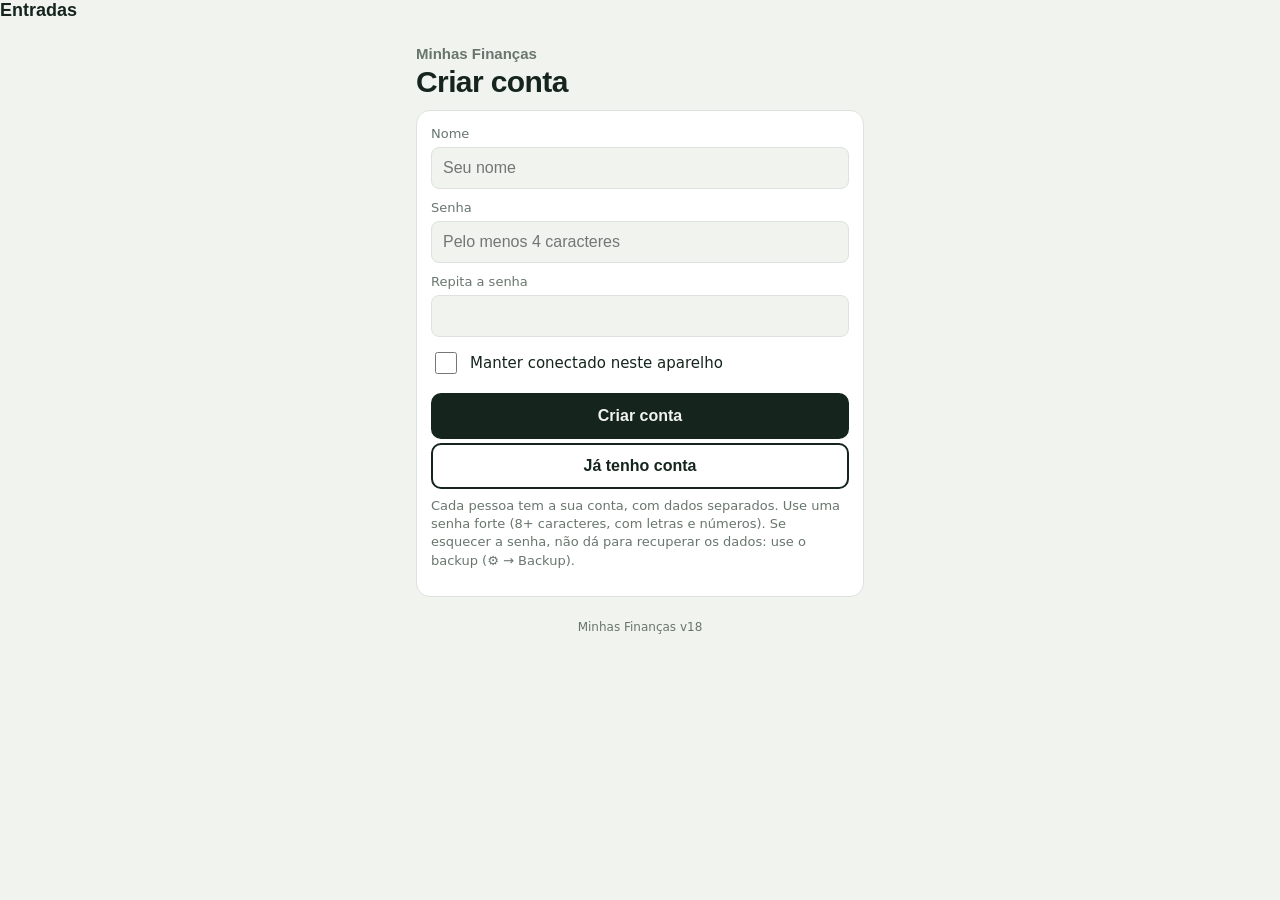
<file: index-9.html>
<!DOCTYPE html>
<html lang="pt-BR">
<head>
<meta charset="utf-8">
<meta http-equiv="Content-Security-Policy" content="default-src 'none'; script-src 'sha256-cYthobBK4BXCXlmNKBpBdWt8bLprK1vrYxx5dtm6nc8='; style-src 'unsafe-inline' https://fonts.googleapis.com; font-src https://fonts.gstatic.com; img-src 'self' data: blob:; connect-src 'self'; manifest-src 'self'; worker-src 'self'; base-uri 'none'; form-action 'none'">
<meta name="referrer" content="no-referrer">
<meta name="viewport" content="width=device-width, initial-scale=1, viewport-fit=cover">
<title>Minhas Finanças v18</title>
<meta name="theme-color" content="#1F8A55">
<meta name="description" content="Controle de gastos por voz, com velocímetro de saldo.">
<link rel="manifest" href="manifest.json">
<link rel="icon" href="icon.svg" type="image/svg+xml">
<link rel="apple-touch-icon" href="icon.svg">
<meta name="apple-mobile-web-app-capable" content="yes">
<meta name="mobile-web-app-capable" content="yes">
<meta name="apple-mobile-web-app-title" content="Finanças">
<link href="https://fonts.googleapis.com/css2?family=Bricolage+Grotesque:wght@600;800&family=DM+Sans:wght@400;500;700&display=swap" rel="stylesheet">
<style>
:root{--bg:#F1F3EE;--card:#FFFFFF;--ink:#15251D;--mute:#68766E;--line:#DDE3DC;--pos:#1F8A55;--neg:#D6403A;--mid:#D99A12;--rec:#1F8A55;--uti:#2F6FDB;--des:#8E1B3C;--gua:#7B847F;--sem:#B9C1BC;--btn:#15251D;--btnt:#F1F3EE}
@media (prefers-color-scheme:dark){:root:not([data-theme="light"]){--bg:#0F1814;--card:#18251E;--ink:#EDF2EC;--mute:#93A399;--line:#263830;--pos:#3DBB7A;--neg:#EF6A63;--mid:#EBB63E;--rec:#3DBB7A;--uti:#6AA0FF;--des:#C73E62;--gua:#A9B2AD;--sem:#5F6F66;--btn:#EDF2EC;--btnt:#0F1814}}
:root[data-theme="dark"]{--bg:#0F1814;--card:#18251E;--ink:#EDF2EC;--mute:#93A399;--line:#263830;--pos:#3DBB7A;--neg:#EF6A63;--mid:#EBB63E;--rec:#3DBB7A;--uti:#6AA0FF;--des:#C73E62;--gua:#A9B2AD;--sem:#5F6F66;--btn:#EDF2EC;--btnt:#0F1814}
*{box-sizing:border-box}
html{-webkit-text-size-adjust:100%}
body{margin:0;background:var(--bg);color:var(--ink);font-family:'DM Sans',system-ui,sans-serif;font-size:16px;line-height:1.4;padding-top:env(safe-area-inset-top,0px);padding-bottom:env(safe-area-inset-bottom,0px)}
main{max-width:480px;margin:0 auto;padding:16px 16px 80px}
h1{font:600 15px 'Bricolage Grotesque',sans-serif;margin:0 0 4px;color:var(--mute)}
.saldo{font:800 46px/1.05 'Bricolage Grotesque',sans-serif;letter-spacing:-.02em;margin:0}
.saldo.neg{color:var(--neg)}
.sub{color:var(--mute);font-size:14px;margin:4px 0 14px}
.bar{display:flex;height:12px;border-radius:6px;overflow:hidden;background:var(--line)}
.bar i{display:block;height:100%}
.tot{display:grid;gap:8px;margin:12px 0 20px}
.tot div{background:var(--card);border:1px solid var(--line);border-radius:10px;padding:10px;min-width:0}
.tot b{display:block;font:700 16px 'Bricolage Grotesque',sans-serif}
.tot span{font-size:12px;color:var(--mute)}
.dot{display:inline-block;width:10px;height:10px;border-radius:50%;margin-right:6px}
.form{background:var(--card);border:1px solid var(--line);border-radius:14px;padding:14px;margin-bottom:22px}
.hint{font-size:13px;color:var(--mute);margin:8px 0 12px}
label{display:block;font-size:13px;color:var(--mute);margin:10px 0 4px}
input{width:100%;padding:11px;border-radius:8px;border:1px solid var(--line);background:var(--bg);color:var(--ink);font:16px 'DM Sans',sans-serif}
input[type=checkbox]{width:22px;height:22px;flex:none;accent-color:var(--pos)}
input[type=date]{min-height:46px}
.chk{display:flex;align-items:center;gap:10px;margin:12px 0 0;font-size:15px;color:var(--ink)}
.campo{display:flex;gap:8px;align-items:stretch}
.campo input{flex:1;min-width:0}
.campo[hidden]{display:none}
.mic{flex:none;width:52px;border:0;border-radius:10px;background:var(--btn);color:var(--btnt);font-size:22px;cursor:pointer;line-height:1}
.mic[hidden]{display:none}
.mic.on{background:var(--neg);color:#fff;animation:pulsa 1s ease-in-out infinite}
@keyframes pulsa{50%{opacity:.65}}
.add{margin-top:4px;width:100%;border:2px solid var(--ink);background:transparent;color:var(--ink);border-radius:10px;padding:12px;font:700 16px 'DM Sans',sans-serif;cursor:pointer}
.add.pri{background:var(--ink);color:var(--bg)}
.add:disabled{opacity:.45;cursor:default}
h2{font:800 18px 'Bricolage Grotesque',sans-serif;margin:0 0 8px}
.it{display:flex;align-items:center;gap:10px;padding:11px 0;border-bottom:1px solid var(--line)}
.it .c{width:26px;height:26px;border-radius:50%;border:0;flex:none;cursor:pointer}
.it .t{flex:1;min-width:0}
.it .t b{display:block;font-weight:500;overflow:hidden;text-overflow:ellipsis;white-space:nowrap}
.it .t small{color:var(--mute);font-size:12px}
.it .v{font:700 16px 'Bricolage Grotesque',sans-serif;white-space:nowrap}
.it .x{border:0;background:none;color:var(--mute);font-size:22px;cursor:pointer;padding:10px 8px;min-width:44px;min-height:44px}
.vazio{color:var(--mute);padding:14px 0}
.top{display:flex;align-items:center;gap:6px;max-width:480px;margin:0 auto;padding:12px 16px 0}
.top[hidden]{display:none}
.dots{display:flex;align-items:center}
.dots button{width:30px;height:44px;border:0;background:transparent;cursor:pointer;padding:0;display:flex;align-items:center;justify-content:center}
.dots button i{display:block;width:10px;height:10px;border-radius:50%;background:var(--line);transition:all .2s}
.dots button[aria-selected="true"] i{width:24px;border-radius:6px;background:var(--ink)}
#ptit{flex:1;font:800 18px 'Bricolage Grotesque',sans-serif;padding-left:6px}
.eng{flex:none;width:44px;height:44px;border-radius:50%;border:2px solid var(--line);background:transparent;color:var(--mute);font-size:20px;cursor:pointer}
.pg{display:none;min-width:0}
.pg.on{display:block;animation:entra .25s ease}
@keyframes entra{from{opacity:0;transform:translateX(var(--de,24px))}to{opacity:1;transform:none}}
@media (prefers-reduced-motion:reduce){.pg.on,.mic.on,.toast{animation:none}}
.ring{display:flex;justify-content:center;margin:4px 0 2px}
.ring svg{width:230px;height:230px}
.rl{font:500 12px 'DM Sans',sans-serif;fill:var(--mute)}
.rv{font:800 21px 'Bricolage Grotesque',sans-serif;fill:var(--ink)}
.cats{display:grid;grid-template-columns:repeat(4,minmax(0,1fr));gap:6px;margin-top:6px}
.cat{display:flex;flex-direction:column;align-items:center;justify-content:center;gap:5px;padding:9px 2px;min-height:58px;border-radius:12px;border:2px solid var(--line);background:var(--bg);color:var(--ink);font:700 12px 'DM Sans',sans-serif;cursor:pointer}
.cat .dot{margin:0;width:16px;height:16px}
.cat:active{transform:scale(.97)}
.cat:disabled{opacity:.5;cursor:default}
.gauge{background:var(--card);border:1px solid var(--line);border-radius:14px;padding:8px;margin:0 0 12px;text-align:center;overflow:hidden}
/* Todos os painéis usam o mesmo quadrado compacto */
.gauge-viewport{min-width:0;height:248px;overflow:hidden;touch-action:pan-y}
.gauge-slide{display:none;text-align:left;animation:entra .22s ease;height:248px;overflow-y:auto;overscroll-behavior:contain;padding:2px 4px;scrollbar-width:thin}
.gauge-slide.active{display:block}
.gauge-slide:first-child{text-align:center;overflow:hidden}
.ringbox{position:relative;width:196px;height:196px;margin:0 auto}
.ringbox svg{width:100%;height:100%;display:block}
.ringc{position:absolute;inset:0;display:flex;flex-direction:column;align-items:center;justify-content:center;cursor:pointer}
.ringc .dl{font-size:12px;color:var(--mute);font-weight:500}
.ringc .saldo{font-size:25px;white-space:nowrap;margin-top:2px}
.rleg{display:flex;justify-content:center;gap:14px;font-size:12px;color:var(--mute);margin:2px 0 0}
.rleg i{display:inline-block;width:9px;height:9px;border-radius:50%;margin-right:5px}
.micbig{display:block;width:78px;height:78px;border-radius:50%;font-size:32px;margin:6px auto 0}
.micl{text-align:center;font-size:14px;font-weight:600;margin:8px 0 0}
.micform .hint{text-align:center}
.linkb{display:block;margin:6px auto 0;background:none;border:0;color:var(--mute);text-decoration:underline;font-size:13px;cursor:pointer;padding:6px}
.linkb[hidden]{display:none}
.gauge-slide h1{margin:2px 4px 5px;font-size:13px}
.gauge-slide h2{font-size:15px;margin:3px 0 5px}
.gauge-slide .form{margin:6px 0;padding:8px}
.gauge-slide .gcard{margin:5px 0;padding:8px}
.gauge-slide .sub{font-size:12px;margin:2px 0 6px}
.gauge-slide .hint{font-size:11px;margin:4px 0 6px}
.gauge-slide .it{padding:5px 0;gap:7px}
.gauge-slide .it .c{width:18px;height:18px}
.gauge-slide .it .v{font-size:13px}
.gauge-slide .it .t b{font-size:13px}
.gauge-slide .it .t small{font-size:10px}
#pg1 .gauge svg{max-width:290px}
#gaugeSaved .saldo{font-size:clamp(24px,7vw,32px)}
#gaugeSaved .gcard .sub{margin-bottom:0}
.gauge-nav{display:flex;align-items:center;justify-content:space-between;gap:8px;margin-top:6px;padding-top:6px;border-top:1px solid var(--line)}
.gauge-nav button{display:flex;align-items:center;justify-content:center;gap:5px;min-width:36px;min-height:34px;border:1px solid var(--line);border-radius:999px;background:var(--bg);color:var(--ink);font-size:18px;cursor:pointer}
.gauge-nav .gauge-name{flex:1;text-align:center;font-size:13px;font-weight:700;color:var(--mute)}
.gauge-dots{display:flex;justify-content:center;gap:5px;margin-top:5px}
.gauge-dots i{width:6px;height:6px;border-radius:50%;background:var(--line)}
.gauge-dots i.active{width:18px;border-radius:5px;background:var(--pos)}
.gauge svg{width:100%;max-width:340px;height:auto;display:block;margin:0 auto}
.gz{fill:none;stroke-width:22}
.gl{font:500 12px 'DM Sans',sans-serif;fill:var(--mute)}
.gv{font:800 20px 'Bricolage Grotesque',sans-serif;fill:var(--ink)}
.gs{font-size:14px;font-weight:500;margin:6px 8px 0}
.swhint{font-size:12px;color:var(--mute);text-align:center;margin:0 0 14px}
.duo{display:grid;grid-template-columns:1fr 1fr;gap:8px;margin:2px 0 12px}
.duo>div{background:var(--card);border:1px solid var(--line);border-radius:14px;padding:10px 12px;min-width:0}
.duo .dl{font-size:12px;color:var(--mute);font-weight:500}
.duo .saldo{font-size:clamp(22px,7vw,30px);margin-top:2px;white-space:nowrap}
.duo .gasto{color:var(--des)}
.summary-grid>div{padding:10px 11px}
.summary-grid>div:nth-child(n+3){padding:8px 11px}
.mini-value{font:800 22px/1.15 'Bricolage Grotesque',sans-serif;margin:3px 0 0;white-space:nowrap;color:var(--ink)}
.entry-total{padding:7px 4px 10px;margin-bottom:8px;border-bottom:1px solid var(--line)}
.entry-total .saldo{font-size:clamp(25px,7vw,32px);margin-top:2px}
.gcard{background:var(--card);border:1px solid var(--line);border-radius:14px;padding:16px;margin:4px 0 12px;text-align:center}
.gcard .dl{font-size:13px;color:var(--mute);font-weight:500}
.gcard .saldo{margin-top:4px;color:var(--ink)}
.cfg{background:var(--card);border:1px solid var(--line);border-radius:14px;padding:14px;margin:0 0 18px}
.cfg[hidden]{display:none}
.cfg h2{margin-bottom:4px}
.cfg .add{margin-top:10px}
.cfg .msg{font-size:13px;color:var(--mute);margin:8px 0 0}
.cfg p{margin:4px 0}
.cfg hr{border:0;border-top:1px solid var(--line);margin:16px 0}
.perigo{border-color:var(--neg);color:var(--neg)}
.crow{display:grid;grid-template-columns:1fr 112px 44px;gap:6px;margin-top:8px;align-items:center}
.crow .x{border:0;background:none;color:var(--mute);font-size:22px;cursor:pointer;min-height:44px}
.row2{display:grid;grid-template-columns:1fr 1fr;gap:10px}
.chips{display:flex;flex-wrap:wrap;gap:8px;margin-top:2px}
.chip{display:inline-flex;align-items:center;gap:6px;padding:9px 12px;border-radius:999px;border:1px solid var(--line);background:var(--bg);color:var(--ink);font:500 14px 'DM Sans',sans-serif;cursor:pointer;max-width:100%}
.chip .dot{margin:0;flex:none}
.chip span{overflow:hidden;text-overflow:ellipsis;white-space:nowrap}
.chip:active{transform:scale(.97)}
#atalhos{margin-bottom:12px}
#atalhos[hidden]{display:none}
.toast{position:fixed;left:50%;transform:translateX(-50%);top:calc(66px + env(safe-area-inset-top,0px));width:calc(100% - 32px);max-width:440px;display:flex;align-items:center;gap:10px;background:var(--ink);color:var(--bg);border-radius:12px;padding:12px 14px;font-size:14px;box-shadow:0 6px 24px rgba(0,0,0,.25);z-index:20;animation:sobe .2s ease}
.toast[hidden]{display:none}
.toast span{flex:1;min-width:0}
.toast button{border:0;background:transparent;color:var(--bg);font:700 14px 'DM Sans',sans-serif;text-decoration:underline;cursor:pointer;padding:6px 4px;min-height:36px}
.toast button[hidden]{display:none}
@keyframes sobe{from{opacity:0;transform:translate(-50%,-10px)}to{opacity:1;transform:translate(-50%,0)}}
.ir{display:flex;align-items:center;gap:10px;padding:10px 0;border-bottom:1px solid var(--line)}
.ir.off{opacity:.55}
.ir .t{flex:1;min-width:0}
.ir .t b{display:block;font-weight:500;overflow:hidden;text-overflow:ellipsis;white-space:nowrap}
.ir .t small{color:var(--mute);font-size:12px}
.ir .v{font:700 15px 'Bricolage Grotesque',sans-serif;white-space:nowrap}
.ir .v.pos{color:var(--pos)}
.ir label{margin:0;display:flex;align-items:center}
.ver{font-size:12px;color:var(--mute);text-align:center;margin:18px 0 0}
select{width:100%;padding:11px;border-radius:8px;border:1px solid var(--line);background:var(--bg);color:var(--ink);font:16px 'DM Sans',sans-serif}
.cat.sel{border-color:var(--ink)}
.tipos{display:grid;grid-template-columns:repeat(3,1fr);gap:8px;margin-top:4px}
.sheet{position:fixed;inset:0;background:rgba(0,0,0,.45);z-index:30;display:flex;align-items:flex-end;justify-content:center}
.sheet[hidden]{display:none}
.sheetbox{background:var(--card);width:100%;max-width:480px;max-height:92vh;overflow:auto;border-radius:18px 18px 0 0;padding:16px 16px calc(20px + env(safe-area-inset-bottom,0px))}
.sheetbox .add{margin-top:10px}
.it .t{cursor:pointer}
.aviso{width:calc(100% - 32px);max-width:448px;margin:8px auto 0;padding:10px 12px;display:flex;gap:8px;align-items:center;flex-wrap:wrap;background:var(--card);border:1px solid var(--mid);border-radius:12px;font-size:14px}
.aviso[hidden]{display:none}
.aviso span{flex:1 1 100%}
.aviso button{width:auto;margin:0;padding:8px 12px;font-size:14px}
details.mes{background:var(--card);border:1px solid var(--line);border-radius:12px;padding:10px 12px;margin-bottom:8px}
details.mes summary{cursor:pointer;font-weight:700;list-style:none}
details.mes summary small{display:block;font-weight:400;color:var(--mute);font-size:12px;margin-top:2px}
details.mes .mi{display:flex;justify-content:space-between;gap:8px;font-size:13px;padding:5px 0;border-bottom:1px solid var(--line)}
details.mes .mi:last-child{border-bottom:0}
#gaugePlan{text-align:left}
.pl-top{text-align:center;padding:2px 0 6px}
.pl-top .dl{font-size:12px;color:var(--mute);font-weight:500}
.pl-top .saldo{font-size:clamp(26px,8vw,34px);color:var(--pos)}
.pl-top .sub{margin:2px 0 0;font-size:12px}
.pl-sum{display:grid;grid-template-columns:repeat(3,1fr);gap:6px;margin:4px 0 6px}
.pl-sum div{background:var(--bg);border:1px solid var(--line);border-radius:8px;padding:5px 6px;min-width:0}
.pl-sum span{display:block;font-size:10px;color:var(--mute)}
.pl-sum b{font:700 12px 'Bricolage Grotesque',sans-serif;white-space:nowrap}
.pl-tip{font-size:12px;color:var(--mute);margin:4px 0 6px}
.pl-prog{height:8px;border-radius:5px;background:var(--line);overflow:hidden;margin:4px 0 2px}
.pl-prog i{display:block;height:100%;background:var(--pos)}
.dv{display:flex;align-items:center;gap:8px;padding:4px 0;font-size:13px;border-bottom:1px solid var(--line)}
.dv label{margin:0;display:flex;align-items:center;gap:8px;flex:1;min-width:0;font-size:13px;color:var(--ink);cursor:pointer}
.dv label span{overflow:hidden;text-overflow:ellipsis;white-space:nowrap}
.dv.pago label span{text-decoration:line-through;color:var(--mute)}
.dv b{font-size:13px;white-space:nowrap}
button:focus-visible,input:focus-visible,select:focus-visible{outline:3px solid var(--mid);outline-offset:2px}
</style>
</head>
<body>
<div class="top" id="top" hidden>
<nav class="dots" aria-label="Navegação principal">
<button type="button" id="t1" aria-label="Principal" aria-selected="true"><i></i></button>
<button type="button" id="t2" aria-label="Histórico" aria-selected="false"><i></i></button>
</nav>
<span id="ptit">Principal · Gastos</span>
<button type="button" class="eng" id="eng" aria-label="Configurações" title="Configurações" aria-expanded="false">⚙</button>
</div>

<div class="aviso" id="aviso" hidden role="status"><span id="avmsg"></span><button type="button" class="add pri" id="av1"></button><button type="button" class="add" id="av2">Depois</button></div>
<div id="pages">
<section class="pg" id="pgc"><main>
<section class="cfg" id="cfg" aria-label="Configurações">
<button type="button" class="add" id="cfgvolta" style="margin:0 0 14px">← Voltar</button>
<h2>Saldo disponível</h2>
<p class="msg" style="margin-top:0">Digite quanto você tem de verdade na conta agora. O app ajusta o saldo inicial da primeira conta para o Disponível ficar igual a esse valor.</p>
<label for="disp">Disponível agora (R$)</label>
<input id="disp" inputmode="decimal" placeholder="0,00" autocomplete="off">
<button type="button" class="add pri" id="dispok">Atualizar disponível</button>
<p class="msg" id="dispmsg"></p>
<hr>
<h2>Contas e saldo do mês</h2>
<p class="msg" style="margin-top:0">Informe o saldo de cada conta no começo do mês. O total vira o seu saldo do mês; o que entra soma e o que sai é descontado.</p>
<div id="contas"></div>
<button type="button" class="add" id="addc">+ Adicionar conta</button>
<button type="button" class="add pri" id="iniok">Salvar</button>
<p class="msg" id="inimsg"></p>
<hr>
<h2>Salário e dívidas fixas</h2>
<p class="msg" style="margin-top:0">Informe o salário do mês e suas dívidas fixas (aluguel, parcelas, internet...). O app calcula o que sobra e sugere quanto guardar. Quando quitar uma dívida, toque no × dela: a sobra aumenta e a sugestão se ajusta.</p>
<label for="sal">Salário do mês (R$)</label>
<input id="sal" inputmode="decimal" placeholder="1.850,00" autocomplete="off">
<div id="dividas"></div>
<button type="button" class="add" id="addd">+ Adicionar dívida fixa</button>
<button type="button" class="add pri" id="divok">Salvar planejamento</button>
<p class="msg" id="divmsg"></p>
<hr>
<h2>Importar extrato</h2>
<p class="msg" style="margin-top:0">Envie o extrato do banco em OFX ou CSV. O que entrou vai para Recebidos, o que saiu vai para Gastos como “Sem categoria” (você classifica tocando na bolinha). Repetidos são pulados.</p>
<input type="file" id="arq" hidden>
<button class="add pri" id="escolhe" type="button">Escolher arquivo do extrato</button>
<label for="desde">Importar lançamentos a partir de</label>
<input type="date" id="desde">
<p class="msg" id="imsg"></p>
<div id="iprev" hidden>
<h2 style="margin-top:12px">Conferir antes de importar</h2>
<p class="sub" id="isum"></p>
<div id="implist"></div>
<button class="add pri" id="idoit" type="button" style="margin-top:14px">Importar selecionados</button>
</div>
<hr>
<h2>Fechar o mês</h2>
<p class="msg" style="margin-top:0">Guarda o resumo do mês, leva o saldo final para o começo do próximo mês e limpa a lista de lançamentos. O que está em Guardado continua guardado.</p>
<button type="button" class="add" id="fecha">Fechar o mês</button>
<button type="button" class="add" id="reabre" hidden>Desfazer o último fechamento</button>
<p class="msg" id="fmsg"></p>
<hr>
<h2>Backup</h2>
<p class="msg">Seus dados ficam só neste aparelho, protegidos pela sua senha. O backup é criptografado com uma senha que você escolhe aqui. Guarde essa senha: sem ela o arquivo não abre, e não há como recuperar.</p>
<label for="bkpw">Senha do backup (para salvar e para importar)</label>
<input id="bkpw" type="password" autocomplete="new-password" placeholder="mínimo 8 caracteres">
<button type="button" class="add pri" id="expShare">Compartilhar backup (WhatsApp, Drive...)</button>
<button type="button" class="add" id="exp">Salvar backup no aparelho (.json)</button>
<button type="button" class="add" id="impb">Importar backup</button>
<input type="file" id="imp" accept="application/json,.json" hidden>
<p class="msg" id="bkmsg"></p>
<hr>
<h2>Conta</h2>
<p class="msg" id="quem"></p>
<button type="button" class="add" id="sair">Sair</button>
<button type="button" class="add perigo" id="zera">Apagar meus dados e recomeçar</button>
<button type="button" class="add perigo" id="delc">Excluir minha conta</button>
<p class="ver" id="ver"></p>
</section>
</main></section>
<!-- ============ GASTOS ============ -->
<section class="pg" id="pg1">
<main>


<div class="duo summary-grid">
<div><span class="dl">Entradas</span><p class="saldo" id="entradasTotal" style="color:var(--pos)">R$ 0,00</p></div>
<div><span class="dl">Gastos</span><p class="saldo gasto" id="gasto">R$ 0,00</p></div>
</div>
<span id="guardadoTotal" hidden></span>
<section class="gauge" id="gaugeCard" aria-label="Painel financeiro: deslize ou use as setas para alternar entre disponível, guardado e planejamento">
<div class="gauge-viewport" id="gaugeViewport">
  <div class="gauge-slide active" data-gslide="0" aria-label="Disponível">
    <div class="ringbox"><svg id="ring" viewBox="0 0 200 200" role="img" aria-label="Anel: verde é o disponível, vermelho os gastos, cinza o guardado"></svg><div class="ringc"><span class="dl">Disponível</span><p class="saldo" id="saldo">R$ 0,00</p></div></div>
    <p class="rleg"><span><i style="background:var(--pos)"></i>Disponível</span><span><i style="background:var(--neg)"></i>Gastos</span><span><i style="background:var(--gua)"></i>Guardado</span></p>
  </div>
  <div class="gauge-slide" data-gslide="1" aria-label="Guardado" id="gaugeSaved"></div>
  <div class="gauge-slide" data-gslide="2" aria-label="Planejamento" id="gaugePlan"></div>
</div>
<div class="gauge-nav" aria-label="Mudar painel">
  <button type="button" id="gPrev" aria-label="Painel anterior" title="Painel anterior">‹</button>
  <span class="gauge-name" id="gaugeName">Visão geral</span>
  <button type="button" id="gNext" aria-label="Próximo painel" title="Próximo painel">›</button>
</div>
<div class="gauge-dots" aria-hidden="true"><i class="active"></i><i></i><i></i></div>
</section>


<section class="form micform">
<div id="atalhos" hidden><label style="margin-top:0">Gastos frequentes · toque para lançar de novo</label><div class="chips" id="chips"></div></div>
<button type="button" class="mic micbig" id="mic1" aria-label="Falar o lançamento" title="Falar o lançamento">🎤</button>
<p class="micl">Toque e fale o lançamento</p>
<p class="hint" id="hint">Diga, por exemplo, “gastei 12,50 no pix na padaria” ou “recebi 100 no pix de salário”. Se disser o valor e a forma de pagamento, salva sozinho. Se faltar algo, abre a confirmação.</p>
<button type="button" class="linkb" id="digita">Prefiro digitar</button>
<div class="campo" id="digbox" hidden><input id="frase" placeholder="Ex.: padaria 12,50 pix" autocomplete="off" enterkeyhint="done"><button type="button" class="add pri" id="digok" style="width:auto;margin:0;padding:0 16px">OK</button></div>
</section>

<h2>Lançamentos</h2>
<div id="lista"></div>
</main>
</section>

<!-- ============ ENTRADAS ============ -->

<h2>Entradas</h2>
<div id="lista2"></div>
</main>
</section>

<!-- ============ GUARDADOS ============ -->
<section class="pg" id="pg3">
<main>
<h1>Guardados</h1>
<div class="gcard"><span class="dl">Total guardado</span><p class="saldo" id="gtot">R$ 0,00</p><p class="sub" id="gsub" style="margin-bottom:0"></p></div>
<p class="hint">O que você guarda sai do saldo Disponível, mas não conta como gasto. Para guardar, fale o valor na primeira página e toque em Guardado.</p>
<h2>Valores guardados</h2>
<div id="lista3"></div>
</main>
</section>

<!-- ============ HISTÓRICO ============ -->
<section class="pg" id="pg4">
<main>
<h1>Minhas Finanças</h1>
<h2 style="margin-top:4px">Histórico completo</h2>
<p class="sub">Entradas, gastos e valores guardados em uma única lista.</p>
<div id="listaHist"></div>
</main>
</section>

<!-- ============ LOGIN ============ -->
<section class="pg" id="pga">
<main>
<h1>Minhas Finanças</h1>
<p class="saldo" style="font-size:30px;margin-bottom:12px" id="atit">Entrar</p>
<section class="form">
<label for="un" style="margin-top:0">Nome</label>
<input id="un" autocomplete="username" autocapitalize="words" placeholder="Seu nome">
<label for="up">Senha</label>
<input id="up" type="password" autocomplete="current-password" placeholder="Pelo menos 4 caracteres">
<div id="ucw" hidden><label for="up2">Repita a senha</label><input id="up2" type="password" autocomplete="new-password"></div>
<label class="chk"><input type="checkbox" id="ulem"> Manter conectado neste aparelho</label>
<p class="hint" id="umsg" role="alert"></p>
<button class="add pri" id="uok" type="button">Entrar</button>
<button class="add" id="usw" type="button">Criar conta</button>
<p class="hint" id="unote"></p>
</section>
<p class="ver" id="ver2"></p>
</main>
</section>

<!-- ============ PRIMEIRO USO ============ -->
<section class="pg" id="pgs">
<main>
<h1>Bem-vindo</h1>
<p class="saldo" style="font-size:30px" id="bemv">Minhas Finanças</p>
<p class="sub">Vamos começar. Qual era o saldo da conta no início do mês?</p>
<section class="form">
<label for="ini0" style="margin-top:0">Saldo (conta principal)</label>
<input id="ini0" inputmode="decimal" value="" placeholder="639,73" autocomplete="off">
<p class="hint" id="ini0msg">Depois, na engrenagem ⚙, você adiciona outras contas.</p>
<button class="add pri" id="ini0ok" type="button">Começar</button>
</section>
</main>
</section>
</div>

<div class="sheet" id="edit" hidden role="dialog" aria-modal="true" aria-label="Lançamento"><div class="sheetbox">
<h2 id="etit">Editar lançamento</h2>
<label for="ed" style="margin-top:0">Descrição</label><input id="ed" autocomplete="off">
<div class="row2"><div><label for="ev">Valor (R$)</label><input id="ev" inputmode="decimal" autocomplete="off"></div><div><label for="edt">Data</label><input id="edt" type="date"></div></div>
<div class="row2"><div><label for="eh">Hora</label><input id="eh" type="time"></div><div><label for="ep">Pagamento</label><select id="ep"></select></div></div>
<label>Tipo</label><div class="tipos" id="etipo"></div>
<p class="hint" id="emsg" role="alert"></p>
<button class="add pri" id="esalva" type="button">Salvar alterações</button>
<button class="add" id="ecancela" type="button">Cancelar</button>
<button class="add perigo" id="eapaga" type="button">Apagar lançamento</button>
</div></div>
<div class="toast" id="toast" role="status" aria-live="polite" hidden><span id="tmsg"></span><button type="button" id="tund">Desfazer</button></div>

<script>
var EMQUADRO=(window.top!==window.self);
if(EMQUADRO){var ov=document.createElement('div');ov.setAttribute('style','position:fixed;inset:0;z-index:99999;background:#fff;color:#16301f;display:flex;align-items:center;justify-content:center;padding:24px;text-align:center;font:16px/1.5 sans-serif');ov.textContent='Por segurança, o app não abre dentro de outra página. Abra direto pelo endereço do site: guilherme3co.github.io/financeiro';document.body.appendChild(ov)}
var KDF_IT=600000,LOCK_MS=5*60*1000;
var VERSAO='v18';
var COR={rec:{n:'Entrada',v:'--rec'},uti:{n:'Útil',v:'--uti'},des:{n:'Desnecessário',v:'--des'},gua:{n:'Guardado',v:'--gua'},sem:{n:'Sem categoria',v:'--sem'}};
var st=null,uid=null,KEYC=null,users=[],wq=Promise.resolve();
function norm(i){var m={pos:'uti',neg:'des',mid:'gua'};if(m[i.cor])i.cor=m[i.cor];if(i.ent)i.cor='rec';else if(i.cor==='rec')i.ent=true;if(!COR[i.cor])i.cor='sem';i.val=Number(i.val)||0;i.desc=String(i.desc||'');i.pay=String(i.pay||'Não informada');i.d=String(i.d||hoje());i.t=String(i.t||'');i.ent=!!i.ent;return i}
function somaContas(o){return Math.round(o.contas.reduce(function(a,c){return a+(Number(c.saldo)||0)},0)*100)/100}
function migra(o){if(!Array.isArray(o.contas)||!o.contas.length)o.contas=[{id:1,nome:'Banco Inter',saldo:o.start}];
o.contas.forEach(function(c,k){c.id=c.id||k+1;c.nome=String(c.nome||'Conta '+(k+1));c.saldo=Number(c.saldo)||0});
o.lim=(o.lim&&o.lim.y>o.lim.r&&o.lim.r>=0)?{y:Number(o.lim.y),r:Number(o.lim.r)}:{y:400,r:100};
if(!Array.isArray(o.dividas))o.dividas=[];o.dividas=o.dividas.map(function(d,k){return{id:d.id||Date.now()+k,nome:String(d.nome||'Dívida'),valor:Number(d.valor)||0,pago:!!d.pago}});o.salario=Number(o.salario)||0;
if(!Array.isArray(o.arquivo))o.arquivo=[];o.gAnt=Number(o.gAnt)||0;
o.start=somaContas(o);o.items=(o.items||[]).map(norm);return o}
function brl(n){return n.toLocaleString('pt-BR',{style:'currency',currency:'BRL'})}
function fmt2(n){return n.toLocaleString('pt-BR',{minimumFractionDigits:2,maximumFractionDigits:2})}
function pad(n){return String(n).padStart(2,'0')}
function hoje(){var d=new Date();return d.getFullYear()+'-'+pad(d.getMonth()+1)+'-'+pad(d.getDate())}
function hora(){var d=new Date();return pad(d.getHours())+':'+pad(d.getMinutes())}
function dm(s){var p=s.split('-');return p[2]+'/'+p[1]}
function $(i){return document.getElementById(i)}

/* ---------- contas de usuário e criptografia ---------- */
function loadUsers(){try{var u=JSON.parse(localStorage.getItem('financas-users')||'[]');if(!Array.isArray(u))return[];return u.filter(function(x){return x&&typeof x.id==='string'&&typeof x.nome==='string'&&typeof x.salt==='string'&&typeof x.it==='number'&&x.it>=100000&&x.it<=2000000&&x.chk&&typeof x.chk.iv==='string'&&typeof x.chk.ct==='string'})}catch(e){return[]}}
function saveUsers(){localStorage.setItem('financas-users',JSON.stringify(users))}
function dkey(id){return 'financas-d-'+id}
function b64(buf){var a=new Uint8Array(buf),s='';for(var i=0;i<a.length;i++)s+=String.fromCharCode(a[i]);return btoa(s)}
function unb64(s){var b=atob(s),a=new Uint8Array(b.length);for(var i=0;i<b.length;i++)a[i]=b.charCodeAt(i);return a}
function derive(pw,salt,it){return crypto.subtle.importKey('raw',new TextEncoder().encode(pw),'PBKDF2',false,['deriveKey']).then(function(k){return crypto.subtle.deriveKey({name:'PBKDF2',salt:salt,iterations:it,hash:'SHA-256'},k,{name:'AES-GCM',length:256},false,['encrypt','decrypt'])})}
function enc(key,txt){var iv=crypto.getRandomValues(new Uint8Array(12));return crypto.subtle.encrypt({name:'AES-GCM',iv:iv},key,new TextEncoder().encode(txt)).then(function(ct){return{iv:b64(iv),ct:b64(ct)}})}
function dec(key,rec){return crypto.subtle.decrypt({name:'AES-GCM',iv:unb64(rec.iv)},key,unb64(rec.ct)).then(function(b){return new TextDecoder().decode(b)})}
function save(){if(!uid||!KEYC||!st)return;var snap=JSON.stringify(st),id=uid,k=KEYC;
wq=wq.then(function(){return enc(k,snap)}).then(function(r){try{localStorage.setItem(dkey(id),JSON.stringify(r))}catch(e){}}).catch(function(){})}
function limpaCampo(el){el.value='';setTimeout(function(){if(el.value&&el.dataset.novo!=='1')el.value=''},90)}
function addItem(it){st.items.push(it);save()}
function remove(id){st.items=st.items.filter(function(z){return z.id!==id});save()}
/* lembrar neste aparelho: guarda a chave (não extraível) no IndexedDB */
function idb(){return new Promise(function(ok,no){var r=indexedDB.open('financas',1);r.onupgradeneeded=function(){r.result.createObjectStore('s')};r.onsuccess=function(){ok(r.result)};r.onerror=function(){no()}})}
function idbSet(k,v){return idb().then(function(db){return new Promise(function(ok,no){var t=db.transaction('s','readwrite');t.objectStore('s').put(v,k);t.oncomplete=ok;t.onerror=no})})}
function idbGet(k){return idb().then(function(db){return new Promise(function(ok,no){var q=db.transaction('s').objectStore('s').get(k);q.onsuccess=function(){ok(q.result)};q.onerror=no})})}
function idbDel(k){return idb().then(function(db){return new Promise(function(ok){var t=db.transaction('s','readwrite');t.objectStore('s').delete(k);t.oncomplete=ok;t.onerror=ok})}).catch(function(){})}

/* ---------- telas: login, primeiro uso, app ---------- */
var cur=0,pg=[$('pg1')],tb=[$('t1'),$('t2')],TIT=['Gastos','Recebidos','Guardados'];
function tela(qual){if(qual==='pga'||qual==='pgs')$('aviso').hidden=true;['pg1','pg3','pg4','pga','pgs','pgc'].forEach(function(i){$(i).className='pg'});$(qual).className='pg on';$('top').hidden=(qual==='pga'||qual==='pgs');if(qual==='pg4'){$('t1').setAttribute('aria-selected','false');$('t2').setAttribute('aria-selected','true');$('ptit').textContent='Histórico'}window.scrollTo(0,0)}
function irPara(n,direto){n=0;if(n===cur&&!direto&&$('pg4').className.indexOf('on')<0)return;$('top').hidden=false;document.documentElement.style.setProperty('--de',n>cur?'24px':'-24px');cur=n;
pg.forEach(function(e,k){e.className='pg'+(k===n?' on':'')});['pg4','pga','pgs','pgc'].forEach(function(id){$(id).className='pg'});eng.setAttribute('aria-expanded','false');
$('t1').setAttribute('aria-selected','true');$('t2').setAttribute('aria-selected','false');$('ptit').textContent='Principal';window.scrollTo(0,0)}
function abreHistorico(){if(!st)return;['pg1','pg3','pga','pgs','pgc'].forEach(function(id){$(id).className='pg'});eng.setAttribute('aria-expanded','false');$('pg4').className='pg on';$('top').hidden=false;$('t1').setAttribute('aria-selected','false');$('t2').setAttribute('aria-selected','true');$('ptit').textContent='Histórico';window.scrollTo(0,0);renderHistorico()}
function renderHistorico(){var L=$('listaHist');if(!L||!st)return;L.innerHTML='';var arr=st.items.slice().sort(function(a,b){return (b.d||'').localeCompare(a.d||'')||(Number(b.id)||0)-(Number(a.id)||0)});if(!arr.length){L.innerHTML='<p class="vazio">Nenhum lançamento neste mês.</p>';arquivoHist(L);return}arr.forEach(function(i){var r=document.createElement('div');r.className='it';var c=document.createElement('span');c.className='c';c.style.display='inline-block';c.style.background='var('+(i.ent?'--rec':COR[i.cor].v)+')';var t=document.createElement('div');t.className='t';t.innerHTML='<b></b><small></small>';t.firstChild.textContent=i.desc;t.lastChild.textContent=dm(i.d)+(i.t?' · '+i.t:'')+' · '+i.pay+' · '+(i.ent?'Entrada':COR[i.cor].n);var v=document.createElement('div');v.className='v'+(i.ent?' pos':'');v.style.color='var('+(i.ent?'--pos':(i.cor==='gua'?'--gua':'--ink'))+')';v.textContent=(i.ent?'+ ':'− ')+brl(i.val);t.title='Toque para editar';t.onclick=function(){abreEdicao(i.id)};r.appendChild(c);r.appendChild(t);r.appendChild(v);L.appendChild(r)});arquivoHist(L)}
function entra(){cur=-1;irPara(0,true);gaveta();render();setTimeout(function(){checaVersao();lembreteBackup()},1200);$('quem').textContent='Conta: '+(users.filter(function(u){return u.id===uid})[0]||{nome:''}).nome}
var modo='login';
function authModo(m){modo=m;var novo=(m==='criar');$('atit').textContent=novo?'Criar conta':'Entrar';$('ucw').hidden=!novo;$('uok').textContent=novo?'Criar conta':'Entrar';$('usw').textContent=novo?'Já tenho conta':'Criar conta';
$('up').autocomplete=novo?'new-password':'current-password';$('umsg').textContent='';
var velho=false;try{velho=!!localStorage.getItem('financas-v1')}catch(e){}
$('unote').textContent=novo?(velho&&!users.length?'Seus lançamentos atuais deste aparelho serão levados para esta conta. Use uma senha forte (8+ caracteres, com letras e números).':'Cada pessoa tem a sua conta, com dados separados. Use uma senha forte (8+ caracteres, com letras e números). Se esquecer a senha, não dá para recuperar os dados: use o backup (⚙ → Backup).'):'Esqueceu a senha? Não dá para recuperar. Crie uma nova conta e importe o seu backup.';
$('usw').hidden=false}
function mostraAuth(){st=null;uid=null;KEYC=null;users=loadUsers();var ult='';try{ult=localStorage.getItem('financas-ultimo')||''}catch(e){}
authModo(users.length?'login':'criar');$('un').value=ult;$('up').value='';$('up2').value='';tela('pga')}
function semCripto(msg){$('atit').textContent='Não dá para abrir aqui';$('umsg').textContent=msg||'Este navegador não oferece a proteção por senha. Abra o app pelo endereço https no Chrome atualizado.';$('uok').disabled=true;$('usw').hidden=true;$('un').disabled=true;$('up').disabled=true;tela('pga')}
function achaUser(nome){nome=nome.trim().toLowerCase();return users.filter(function(u){return u.nome.toLowerCase()===nome})[0]}
function carrega(){var raw=localStorage.getItem(dkey(uid));if(!raw){st=null;mostraSetup();return Promise.resolve()}
return dec(KEYC,JSON.parse(raw)).then(function(t){st=migra(JSON.parse(t));entra()})}
var lembrado=false,lastAct=Date.now();
function lembrar(){lembrado=!!$('ulem').checked;if(lembrado)return idbSet('sessao',{uid:uid,key:KEYC}).catch(function(){});return idbDel('sessao')}
/* tentativas erradas: espera cresce a cada erro */
function tentLer(){try{return JSON.parse(localStorage.getItem('financas-tent')||'{}')||{}}catch(e){return{}}}
function tentSalva(o){try{if(o)localStorage.setItem('financas-tent',JSON.stringify(o));else localStorage.removeItem('financas-tent')}catch(e){}}
function senhaFraca(pw,nome){var l=pw.toLowerCase();if(pw.length<8)return 'Use uma senha com pelo menos 8 caracteres.';if(/^\d+$/.test(pw))return 'Só números é fraco. Misture letras e números.';if(l===nome.trim().toLowerCase())return 'A senha não pode ser igual ao nome.';if(/^(.)\1+$/.test(pw))return 'Evite repetir o mesmo caractere.';
if(['12345678','123456789','1234567890','senha123','senha1234','password','password1','qwertyui','qwerty123','abc12345','11111111','00000000','12341234','minhasenha','mudar123','brasil123'].indexOf(l)>=0)return 'Essa senha é muito comum. Escolha outra.';
if(pw.length<12&&!(/[a-zA-Z]/.test(pw)&&/\d|[^a-zA-Z0-9]/.test(pw)))return 'Misture letras e números, ou use 12 caracteres ou mais.';return ''}
/* atualiza contas antigas para a derivação de senha mais forte, sem perder dados */
function atualizaKdf(u,pw){if(u.it>=KDF_IT||!st)return Promise.resolve();var salt=crypto.getRandomValues(new Uint8Array(16)),nk;
return derive(pw,salt,KDF_IT).then(function(k){nk=k;return enc(k,'ok')}).then(function(chk){var id=uid;KEYC=nk;
 wq=wq.then(function(){if(!st||uid!==id)return;return enc(nk,JSON.stringify(st)).then(function(r){try{localStorage.setItem(dkey(id),JSON.stringify(r));u.salt=b64(salt);u.it=KDF_IT;u.chk=chk;saveUsers()}catch(e){}})}).catch(function(){});
 return wq}).then(function(){if(lembrado)return idbSet('sessao',{uid:uid,key:KEYC}).catch(function(){})}).catch(function(){})}
$('uok').onclick=function(){var nome=$('un').value.trim(),pw=$('up').value,m=$('umsg'),b=this;
if(nome.length<2){m.textContent='Digite seu nome.';return}
if(!pw){m.textContent='Digite a senha.';return}
var te=tentLer();if(modo!=='criar'&&te.ate&&Date.now()<te.ate){m.textContent='Muitas tentativas erradas. Aguarde '+Math.ceil((te.ate-Date.now())/1000)+' segundos.';return}
if(modo==='criar'){var fr=senhaFraca(pw,nome);if(fr){m.textContent=fr;return}}
b.disabled=true;m.textContent=modo==='criar'?'Criando conta...':'Entrando...';
var p;
if(modo==='criar'){
 if($('up2').value!==pw){m.textContent='As senhas não são iguais.';b.disabled=false;return}
 if(achaUser(nome)){m.textContent='Já existe uma conta com esse nome neste aparelho.';b.disabled=false;return}
 var salt=crypto.getRandomValues(new Uint8Array(16)),it=KDF_IT,k;
 p=derive(pw,salt,it).then(function(key){k=key;return enc(key,'ok')}).then(function(chk){
  var u={id:'u'+Date.now(),nome:nome,salt:b64(salt),it:it,chk:chk};users.push(u);saveUsers();uid=u.id;KEYC=k;
  var velho=null;if(users.length===1){try{velho=JSON.parse(localStorage.getItem('financas-v1')||'null')}catch(e){}}
  if(velho&&typeof velho.start==='number'&&Array.isArray(velho.items)){st=migra(velho);save();return wq.then(function(){return dec(KEYC,JSON.parse(localStorage.getItem(dkey(uid))))}).then(function(t){if(JSON.parse(t).items.length===st.items.length){try{localStorage.removeItem('financas-v1')}catch(e){}}})}
  st=null}).then(function(){try{localStorage.setItem('financas-ultimo',nome)}catch(e){}return lembrar()}).then(function(){if(st)entra();else mostraSetup()})
}else{
 var u=achaUser(nome);if(!u){m.textContent='Não achei essa conta neste aparelho. Confira o nome ou crie uma conta.';b.disabled=false;return}
 p=derive(pw,unb64(u.salt),u.it).then(function(key){return dec(key,u.chk).then(function(){return key},function(){return null})}).then(function(key){if(!key){var t=tentLer(),n=(t.n||0)+1,esp=n>=3?Math.min(900000,5000*Math.pow(2,n-3)):0;tentSalva({n:n,ate:esp?Date.now()+esp:0});m.textContent='Senha incorreta.'+(esp?' Aguarde '+Math.ceil(esp/1000)+' segundos para tentar de novo.':'');return}
tentSalva(null);uid=u.id;KEYC=key;try{localStorage.setItem('financas-ultimo',u.nome)}catch(e){}return lembrar().then(carrega).then(function(){return atualizaKdf(u,pw)})})
}
p.catch(function(){m.textContent='Algo deu errado. Tente de novo.'}).then(function(){b.disabled=false})};
$('usw').onclick=function(){authModo(modo==='login'?'criar':'login')};
$('up').onkeydown=$('up2').onkeydown=$('un').onkeydown=function(e){if(e.key==='Enter'){e.preventDefault();$('uok').click()}};
function sairConta(){idbDel('sessao');mostraAuth()}
$('sair').onclick=sairConta;
var dArm=false,dTm=null;
$('delc').onclick=function(){var b=this;if(!dArm){dArm=true;b.textContent='Toque de novo: apaga a conta e os dados';dTm=setTimeout(function(){dArm=false;b.textContent='Excluir minha conta'},4000);return}
clearTimeout(dTm);dArm=false;b.textContent='Excluir minha conta';try{localStorage.removeItem(dkey(uid))}catch(e){}users=users.filter(function(u){return u.id!==uid});saveUsers();idbDel('sessao');mostraAuth()};

/* ---------- velocímetro ---------- */
var TOPO=0;
function ring(saldo,gasto,gua,base){var C=2*Math.PI*80,sw=20,h='<circle cx="100" cy="100" r="80" fill="none" stroke="var(--line)" stroke-width="'+sw+'"/>',g=0,rd=0,gu=0;
if(base>0){g=Math.max(0,saldo)/base;rd=gasto/base;gu=gua/base;var t=g+rd+gu;if(t>1){g/=t;rd/=t;gu/=t}}
var segs=[[g,'--pos'],[gu,'--gua'],[rd,'--neg']].filter(function(x){return x[0]>0.002}),gap=segs.length>1?7:0,off=0;
segs.forEach(function(x){var len=x[0]*C,d=Math.max(len-gap,0.8);h+='<circle cx="100" cy="100" r="80" fill="none" stroke="var('+x[1]+')" stroke-width="'+sw+'" stroke-dasharray="'+d.toFixed(2)+' '+(C-d).toFixed(2)+'" stroke-dashoffset="'+(-off).toFixed(2)+'" transform="rotate(-90 100 100)"/>';off+=len});
$('ring').innerHTML=h}

/* ---------- desenho das páginas ---------- */
function render(){
if(!st)return;
var saldo=st.start,g={rec:0,uti:0,des:0,gua:0,sem:0},tg=0,tgua=0;
st.items.forEach(function(i){if(i.ent){g.rec+=i.val;saldo+=i.val}else{saldo-=i.val;g[i.cor]+=i.val;if(i.cor==='gua')tgua+=i.val;else tg+=i.val}});
saldo=Math.round(saldo*100)/100;TOPO=st.start+g.rec;
var el=$('saldo');el.textContent=brl(saldo);el.className='saldo'+(saldo<0?' neg':'');
$('gasto').textContent=brl(tg);
ring(saldo,tg,tgua,TOPO);
var nc=st.contas.length;$('entradasTotal').textContent=brl(g.rec);$('guardadoTotal').textContent=brl(tgua+(st.gAnt||0));
atalhos();
var gastos=st.items.filter(function(i){return !i.ent&&i.cor!=='gua'}),recs=st.items.filter(function(i){return i.ent}),guar=st.items.filter(function(i){return !i.ent&&i.cor==='gua'});
fill($('lista'),st.items.filter(function(i){return i.ent||i.cor!=='gua'}),'Nenhum lançamento ainda. Toque no microfone e fale.');
fill($('lista3'),guar,'Nada guardado ainda.');
renderHistorico();renderPlano();
$('gtot').textContent=brl(tgua+(st.gAnt||0));$('gsub').textContent=guar.length+(guar.length===1?' valor guardado':' valores guardados')+(st.gAnt>0?' · '+brl(st.gAnt)+' de meses anteriores':'')}

function fill(L,arr,msg){L.innerHTML='';
if(!arr.length){L.innerHTML='<p class="vazio">'+msg+'</p>';return}
arr.slice().reverse().forEach(function(i){
var r=document.createElement('div');r.className='it';
var c=document.createElement('button');c.className='c';c.title=i.ent?COR.rec.n:'Trocar categoria';c.setAttribute('aria-label',i.ent?'Recebido':'Categoria: '+COR[i.cor].n+'. Toque para trocar');c.style.background='var('+COR[i.cor].v+')';
if(!i.ent)c.onclick=function(){var o=['sem','uti','des','gua'];i.cor=o[(o.indexOf(i.cor)+1)%4];save();render()};
var t=document.createElement('div');t.className='t';t.innerHTML='<b></b><small></small>';t.firstChild.textContent=i.desc;t.lastChild.textContent=dm(i.d)+(i.t?' · '+i.t:'')+' · '+i.pay+(i.ent?' · entrada':' · '+COR[i.cor].n);
var v=document.createElement('div');v.className='v';v.textContent=(i.ent?'+ ':'− ')+brl(i.val);
var x=document.createElement('button');x.className='x';x.textContent='×';x.setAttribute('aria-label','Apagar lançamento');x.title='Apagar lançamento';
var armed=false,tm=null;
x.onclick=function(){if(!armed){armed=true;x.textContent='Apagar?';x.style.color='var(--neg)';x.style.fontWeight='700';x.style.fontSize='14px';tm=setTimeout(function(){armed=false;x.textContent='×';x.style.color='';x.style.fontWeight='';x.style.fontSize=''},3000);return}clearTimeout(tm);remove(i.id);render()};
t.title='Toque para editar';t.onclick=function(){abreEdicao(i.id)};r.appendChild(c);r.appendChild(t);r.appendChild(v);r.appendChild(x);L.appendChild(r)})}

/* ---------- interpretação da frase (valor, forma, descrição) ---------- */
var NUM=/\d{1,3}(?:\.\d{3})+(?:,\d{1,2})?|\d+(?:[.,]\d{1,2})?/;
function toVal(k){return parseFloat(/^\d{1,3}(?:\.\d{3})+(?:,\d+)?$/.test(k)?k.replace(/\./g,'').replace(',','.'):k.replace(',','.'))}
function falado(t){
t=t.replace(/(\d+)\s*reais?\s*e\s*(\d{1,2})\s*(?:centavos?)?/gi,function(_,a,b){return a+','+(b.length===1?b+'0':b)});
t=t.replace(/(\d+)\s*v[ií]rgula\s*(\d{1,2})/gi,'$1,$2');
t=t.replace(/(\d+)\s*centavos?/gi,function(_,a){return '0,'+pad(+a)});
return t}
function fmtFrase(el){var t=falado(el.value),m=t.match(NUM);if(!m)return;var v=toVal(m[0]);if(!(v>=0))return;
var i=t.search(NUM),b=t.slice(0,i).replace(/r\$\s*$/i,'');if(b&&!/\s$/.test(b))b+=' ';
var o=b+'R$ '+v.toLocaleString('pt-BR',{minimumFractionDigits:2,maximumFractionDigits:2})+t.slice(i+m[0].length);if(o!==t)el.value=o}
function parse(t){
var low=falado(t).toLowerCase().trim(),pay='Não informada';
if(/\b(d[eé]bito)\b/.test(low))pay='Débito';
else if(/\b(cr[eé]dito)\b|cart[aã]o de cr[eé]dito/.test(low))pay='Crédito';
else if(/\b(pix)\b/.test(low))pay='Pix';
else if(/dinheiro|esp[eé]cie/.test(low))pay='Dinheiro';
else if(/transfer[eê]ncia|ted\b|doc\b/.test(low))pay='Transferência';
else if(/cart[aã]o/.test(low))pay='Cartão';
else if(/boleto/.test(low))pay='Boleto';
var m=low.match(NUM),v=m?toVal(m[0]):0;
var d=low.replace(/r\$/g,' ').replace(new RegExp(NUM.source,'g'),' ').replace(/(^|\s)(reais|real|pix|d[eé]bito|cr[eé]dito|cart[aã]o|dinheiro|esp[eé]cie|transfer[eê]ncia|ted|doc|boleto|via|por|no|na|em|com|de|do|da|gastei|gasto|paguei|pagar|recebi|recebido|recebida|recebidos|recebidas|recebimento|recebimentos|ganhei|ganho|ganhos|entrada|entradas|receita|receitas|rendimento|rendimentos|vendi|venda|vendas|faturei|guardar|guardado|guardada|guardados|guardadas|poupar|poupado|reservar|reservado|[uú]til|desnecess[aá]rio|desnecess[aá]ria)(?=\s|$)/g,' ').replace(/\s+/g,' ').trim();
d=d.charAt(0).toUpperCase()+d.slice(1);
var ent=/\b(receb\w*|entrada\w*|ganh\w*|sal[aá]rio|renda|receita\w*|rendimento\w*|vendi|venda|vendas|faturei)\b/.test(low);
return{desc:d,val:Math.round(v*100)/100,pay:pay,ent:ent}}

/* ---------- Gastos: campo + gavetas que salvam ---------- */
var hint=$('hint'),fr=$('frase'),ft=null;
function previa(){var r=parse(fr.value);if(!fr.value.trim())return;
if(r.ent){hint.textContent='Entrada identificada: '+(r.desc||'Recebido')+' · '+brl(r.val)+'. Ao falar, será salva automaticamente.';return}
if(/\b(guardar|guardado|guardada|poupar|poupado|reservar|reservado)\b/i.test(falado(fr.value))){hint.textContent='Valor para guardar identificado: '+brl(r.val)+'. Ao falar, será salvo como Guardado.';return}
hint.textContent=(r.val>0)?('Entendi: '+(r.desc||'Gasto')+' · '+brl(r.val)+' · '+r.pay+'. Para salvar uma saída, escolha Útil, Desnecessário ou Guardado.'):'Ainda não entendi o valor. Diga “padaria 12,50”, “recebi salário 100” ou “guardar 50”.'}
function salvarCat(k){fmtFrase(fr);var r=parse(fr.value);
if(!fr.value.trim()||!(r.val>0)){hint.textContent='Primeiro diga ou digite o valor, por exemplo “padaria 12,50 pix”.';return}
var entrada=(k==='rec')||r.ent;
var it={id:Date.now(),d:hoje(),t:hora(),desc:r.desc||(entrada?'Entrada':'Gasto'),val:r.val,pay:r.pay,cor:entrada?'rec':k,ent:entrada};addItem(it);limpaCampo(fr);
render();hint.textContent=(entrada?'Entrada salva: ':'Salvo: ')+it.desc+' · '+brl(it.val)+' · '+dm(it.d)+(it.t?' às '+it.t:'')+' · '+it.pay+(entrada?' · Entrada': ' · '+COR[k].n)+'. Campo liberado para o próximo lançamento.';toast((entrada?'Entrada: ':'Lançado: ')+it.desc+' · '+brl(it.val),it.id)}
fr.onkeydown=function(e){if(e.key==='Enter'){e.preventDefault();voz1()}};
$('digok').onclick=function(){voz1()};
$('digita').onclick=function(){this.hidden=true;$('digbox').hidden=false;fr.focus()};
function gaveta(){}

/* ---------- microfone (Web Speech API) ---------- */
function mkMic(btn,input,hintEl,done){
var SR=window.SpeechRecognition||window.webkitSpeechRecognition;
if(!SR){btn.hidden=true;hintEl.textContent='Este navegador não tem reconhecimento de voz. Use o 🎤 do teclado do celular ou digite. '+hintEl.textContent;return}
var rec=null,on=false,erro=false;
btn.onclick=function(){
if(on){try{rec.stop()}catch(e){}return}
rec=new SR();rec.lang='pt-BR';rec.interimResults=true;rec.continuous=false;rec.maxAlternatives=1;erro=false;
rec.onstart=function(){on=true;btn.classList.add('on');btn.setAttribute('aria-label','Parar de ouvir');hintEl.textContent='Ouvindo... fale agora.'};
rec.onresult=function(e){var t='';for(var i=0;i<e.results.length;i++)t+=e.results[i][0].transcript;input.value=t};
rec.onerror=function(e){erro=true;
var m={'not-allowed':'O microfone está bloqueado. Libere nas permissões do site (cadeado ao lado do endereço) e tente de novo.','service-not-allowed':'O microfone está bloqueado. Libere nas permissões do site e tente de novo.','no-speech':'Não ouvi nada. Toque no 🎤 e fale de novo.','audio-capture':'Não encontrei um microfone neste aparelho.','network':'O reconhecimento de voz precisa de internet.'};
hintEl.textContent=m[e.error]||('Não consegui ouvir ('+e.error+'). Tente de novo.')};
rec.onend=function(){on=false;btn.classList.remove('on');btn.setAttribute('aria-label',btn.title);
if(input.value.trim()){input.value=falado(input.value);fmtFrase(input);done()}else if(!erro){hintEl.textContent='Não ouvi nada. Toque no 🎤 e fale de novo.'}};
try{rec.start()}catch(e){on=false;btn.classList.remove('on')}}}
function voz1(){
  fmtFrase(fr);if(!fr.value.trim())return;var raw=' '+falado(fr.value).toLowerCase()+' ',r=parse(fr.value);
  r.tipo=r.ent?'rec':/\b(guardar|guardado|guardada|poupar|poupado|reservar|reservado)\b/.test(raw)?'gua':/\bdesnecess[aá]ri[oa]\b/.test(raw)?'des':/\s[uú]til\s/.test(raw)?'uti':null;
  var gat=/\b(ganhei|ganho|entrada|recebi|recebido|gastei|gasto|paguei)\b/.test(raw);
  if(gat&&r.val>0&&r.pay!=='Não informada'){var tp=r.tipo||(r.ent?'rec':'sem'),en=(tp==='rec'),it={id:Date.now(),d:hoje(),t:hora(),desc:r.desc||(en?'Entrada':'Gasto'),val:r.val,pay:r.pay,cor:tp,ent:en};
   addItem(it);limpaCampo(fr);render();
   hint.textContent='Salvo automaticamente: '+it.desc+' · '+brl(it.val)+' · '+it.pay+' · '+dm(it.d)+' às '+it.t+(en?' · Entrada':' · '+COR[tp].n)+'. Toque no lançamento para editar.';
   toast((en?'Entrada: ':'Lançado: ')+it.desc+' · '+brl(it.val)+' · '+it.pay,it.id);return}
  abreNovo(r)}
mkMic($('mic1'),fr,hint,voz1);
if(!(window.SpeechRecognition||window.webkitSpeechRecognition))$('digita').click();

/* ---------- aviso com Desfazer ---------- */
var tt=null;
function toast(m,id){var t=$('toast'),b=$('tund');
$('tmsg').textContent=m;b.hidden=!id;
b.onclick=function(){(Array.isArray(id)?id:[id]).forEach(remove);render();t.hidden=true;clearTimeout(tt)};
t.hidden=false;clearTimeout(tt);tt=setTimeout(function(){t.hidden=true},6000)}

/* ---------- gastos frequentes ---------- */
function atalhos(){var box=$('chips'),mp={};
st.items.forEach(function(i){if(i.ent||(i.cor!=='uti'&&i.cor!=='des'))return;var k=i.desc.toLowerCase(),o=mp[k]||(mp[k]={n:0,last:i});o.n++;if(i.id>=o.last.id)o.last=i});
var arr=Object.keys(mp).map(function(k){return mp[k]}).sort(function(a,b){return b.n-a.n||b.last.id-a.last.id}).slice(0,4);
box.innerHTML='';$('atalhos').hidden=!arr.length;
arr.forEach(function(o){var l=o.last,b=document.createElement('button');b.type='button';b.className='chip';b.innerHTML='<i class="dot"></i><span></span>';
b.firstChild.style.background='var('+COR[l.cor].v+')';b.lastChild.textContent=l.desc+' · '+brl(l.val);
b.onclick=function(){var it={id:Date.now(),d:hoje(),t:hora(),desc:l.desc,val:l.val,pay:l.pay,cor:l.cor,ent:false};addItem(it);render();toast('Lançado: '+it.desc+' · '+brl(it.val),it.id)};
box.appendChild(b)})}

/* ---------- importar extrato (OFX / CSV) ---------- */
var imp={raw:[],rows:[]};
function lerTexto(buf){var t=new TextDecoder('utf-8').decode(buf);if(t.indexOf('\uFFFD')>-1||/CHARSET:\s*1252/i.test(t.slice(0,800)))t=new TextDecoder('windows-1252').decode(buf);return t.replace(/^\uFEFF/,'')}
function numBR(v,br){v=String(v).replace(/R\$|\s/g,'');if(!v)return NaN;var neg=/^\(.*\)$/.test(v)||v.indexOf('-')>-1;v=v.replace(/[()\-+]/g,'');
if(/,\d{1,2}$/.test(v))v=v.replace(/\./g,'').replace(',','.');else if(br&&/^\d{1,3}(\.\d{3})+$/.test(v))v=v.replace(/\./g,'');else v=v.replace(/,/g,'');
var n=parseFloat(v);return isNaN(n)?NaN:(neg?-n:n)}
function ent_(t){return t.replace(/&amp;/g,'&').replace(/&lt;/g,'<').replace(/&gt;/g,'>').replace(/&quot;/g,'"').replace(/&#39;|&apos;/g,"'")}
function parseOFX(t){var out=[];t.split(/<STMTTRN>/i).slice(1).forEach(function(b){b=b.split(/<\/STMTTRN>/i)[0];
function g(tag){var m=b.match(new RegExp('<'+tag+'>([^<\\r\\n]*)','i'));return m?ent_(m[1].trim()):''}
var dt=g('DTPOSTED').replace(/\D/g,'').slice(0,8),amt=numBR(g('TRNAMT')),memo=g('MEMO')||g('NAME');
if(dt.length<8||isNaN(amt))return;out.push({d:dt.slice(0,4)+'-'+dt.slice(4,6)+'-'+dt.slice(6,8),v:amt,m:memo,fit:g('FITID')})});return out}
function splitCsv(l,del){var o=[],c='',q=false;for(var i=0;i<l.length;i++){var ch=l[i];if(ch==='"'){if(q&&l[i+1]==='"'){c+='"';i++}else q=!q}else if(ch===del&&!q){o.push(c);c=''}else c+=ch}o.push(c);return o}
function isoData(x){x=String(x).trim();var m=x.match(/^(\d{2})\/(\d{2})\/(\d{4})/);if(m)return m[3]+'-'+m[2]+'-'+m[1];m=x.match(/^(\d{4})-(\d{2})-(\d{2})/);return m?m[0]:''}
function parseCSV(t){var lines=t.split(/\r?\n/).filter(function(l){return l.trim()}),hi=-1,i;
for(i=0;i<lines.length;i++){var lw=lines[i].toLowerCase();if(/data/.test(lw)&&/(valor|cr[eé]dito|entrada)/.test(lw)){hi=i;break}}
if(hi<0)return[];var del=lines[hi].indexOf(';')>-1?';':',',h=splitCsv(lines[hi],del).map(function(x){return x.trim().toLowerCase()});
var iD=-1,iV=-1,iC=-1,iDb=-1,txt=[];
h.forEach(function(c,k){if(iD<0&&/^data/.test(c))iD=k;else if(iV<0&&/^valor/.test(c))iV=k;else if(iC<0&&/^(cr[eé]dito|entrada)/.test(c))iC=k;else if(iDb<0&&/^(d[eé]bito|sa[ií]da)/.test(c))iDb=k;else if(/hist[oó]rico|descri|favorecido|benefici|^nome|lan[cç]amento/.test(c)&&!/saldo/.test(c))txt.push(k)});
if(iD<0||(iV<0&&iC<0&&iDb<0))return[];var out=[];
for(i=hi+1;i<lines.length;i++){var c=splitCsv(lines[i],del),d=isoData(c[iD]||'');if(!d)continue;var v;
if(iV>=0)v=numBR(c[iV],true);else{var a=numBR(c[iC]||'',true),b=numBR(c[iDb]||'',true);v=!isNaN(a)&&a!==0?Math.abs(a):(!isNaN(b)&&b!==0?-Math.abs(b):NaN)}
if(isNaN(v)||v===0)continue;var m='';txt.forEach(function(k){var x=(c[k]||'').trim();if(!x)return;if(!m)m=x;else if(m.toLowerCase().indexOf(x.toLowerCase())<0){if(x.toLowerCase().indexOf(m.toLowerCase())>-1)m=x;else m+=' · '+x}});
out.push({d:d,v:v,m:m,fit:''})}return out}
function limpaMemo(m){m=String(m||'').replace(/\b\d{3}\.\d{3}\.\d{3}-\d{2}\b/g,'').replace(/\b\d{2}\.\d{3}\.\d{3}\/\d{4}-\d{2}\b/g,'').replace(/[•*]{2,}[\d.\-*•]*/g,'').replace(/\b\d{8,}\b/g,'').replace(/\s*[-:]\s*$/,'').replace(/\s+/g,' ').trim();
var up=m.replace(/[^A-ZÀ-Ú]/g,'').length,lo=m.replace(/[^a-zà-ú]/g,'').length;
if(up>lo*2)m=m.toLowerCase().replace(/(^|[\s·\-:])([a-zà-ú])/g,function(_,a,b){return a+b.toUpperCase()});
if(m.length>48)m=m.slice(0,47)+'…';return m||'Lançamento'}
function payDe(m){var l=m.toLowerCase();if(/pix/.test(l))return'Pix';if(/d[eé]bito/.test(l))return'Débito';if(/cr[eé]dito/.test(l))return'Crédito';if(/boleto/.test(l))return'Boleto';if(/\bted\b|\bdoc\b|transfer/.test(l))return'Transferência';return'Extrato'}
function difDias(a,b){return Math.abs((new Date(a+'T12:00:00')-new Date(b+'T12:00:00'))/86400000)}
function analisa(){
var de=document.getElementById('desde').value||'0000-00-00',cents=function(v){return Math.round(Math.abs(v)*100)},usados={},seen={},byX={};
st.items.forEach(function(i){if(i.x)byX[i.x]=1});
imp.rows=imp.raw.map(function(r,k){var ent=r.v>0,desc=limpaMemo(r.m),x=r.fit?('f:'+r.fit):('h:'+r.d+'|'+cents(r.v)+'|'+(ent?'+':'-')+'|'+desc.toLowerCase());
var n=(seen[x]=(seen[x]||0)+1);if(n>1)x+='#'+n;
var row={d:r.d,val:Math.round(Math.abs(r.v)*100)/100,desc:desc,ent:ent,pay:payDe(r.m),cor:ent?'rec':'sem',x:x,st:'novo',on:true};
if(r.d<de){row.st='fora';row.on=false}
else if(byX[x]){row.st='rep';row.on=false}
else{var f=null;st.items.forEach(function(i){if(f||i.x||usados[i.id]||i.ent!==ent)return;if(cents(i.val)===cents(r.v)&&difDias(i.d,r.d)<=1)f=i});
if(f){usados[f.id]=1;row.st='rep';row.on=false}}
return row});
mostraImp()}
function mostraImp(){
var L=document.getElementById('implist');L.innerHTML='';
var nv=0,rp=0,fo=0;imp.rows.forEach(function(r){if(r.st==='rep')rp++;else if(r.st==='fora')fo++;else nv++});
imp.rows.forEach(function(r,k){var d=document.createElement('div');d.className='ir'+(r.on?'':' off');
var lb=document.createElement('label');var cb=document.createElement('input');cb.type='checkbox';cb.checked=r.on;cb.setAttribute('aria-label','Importar '+r.desc);cb.onchange=function(){r.on=cb.checked;mostraImp()};lb.appendChild(cb);
var t=document.createElement('div');t.className='t';t.innerHTML='<b></b><small></small>';t.firstChild.textContent=r.desc;
t.lastChild.textContent=dm(r.d)+' · '+r.pay+' · '+(r.ent?'entrada':COR[r.cor].n)+(r.st==='rep'?' · já lançado (provável repetido)':r.st==='fora'?' · antes da data inicial':'');
var v=document.createElement('div');v.className='v'+(r.ent?' pos':'');v.textContent=(r.ent?'+ ':'− ')+brl(r.val);
d.appendChild(lb);d.appendChild(t);d.appendChild(v);L.appendChild(d)});
var e=0,sd=0,ne=0,ns=0;imp.rows.forEach(function(r){if(!r.on)return;if(r.ent){e+=r.val;ne++}else{sd+=r.val;ns++}});
document.getElementById('isum').textContent=imp.rows.length+' no arquivo · '+nv+' novos · '+rp+' repetidos'+(fo?' · '+fo+' antes da data':'')+'. Selecionados: '+ne+' entradas (+'+brl(e)+') e '+ns+' saídas (−'+brl(sd)+').';
document.getElementById('iprev').hidden=!imp.rows.length;
document.getElementById('idoit').disabled=!(ne+ns)}
function abreExtrato(){var d=document.getElementById('desde');if(!d.value){var m=hoje().slice(0,8)+'01';st.items.forEach(function(i){if(i.d&&i.d<m)m=i.d});d.value=m}}
document.getElementById('escolhe').onclick=function(){document.getElementById('arq').click()};
document.getElementById('desde').onchange=function(){if(imp.raw.length)analisa()};
document.getElementById('arq').onchange=function(){var f=this.files[0],inp=this,m=document.getElementById('imsg');if(!f)return;
if(f.size>5e6){m.textContent='Arquivo grande demais (máximo 5 MB). Exporte um período menor.';inp.value='';return}
var r=new FileReader();r.onload=function(){try{var t=lerTexto(r.result),rows=/<STMTTRN>/i.test(t)?parseOFX(t):parseCSV(t);
if(rows.length>5000)rows=rows.slice(0,5000);
if(!rows.length){imp.raw=[];imp.rows=[];document.getElementById('iprev').hidden=true;m.textContent='Não consegui ler lançamentos neste arquivo. Use o extrato em OFX ou CSV (não o PDF).';return}
imp.raw=rows;abreExtrato();var ds=rows.map(function(x){return x.d}).sort();m.textContent='Arquivo lido: '+rows.length+' lançamentos, de '+dm(ds[0])+' a '+dm(ds[ds.length-1])+'. Confira a lista abaixo.';analisa()}
catch(e){m.textContent='Não consegui ler este arquivo. Tente exportar de novo em OFX ou CSV.'}inp.value=''};r.readAsArrayBuffer(f)};
document.getElementById('idoit').onclick=function(){var ids=[],base=Date.now();
imp.rows.forEach(function(r,k){if(!r.on)return;var it={id:base+k,d:r.d,t:'',desc:String(r.desc).slice(0,120),val:r.val,pay:String(r.pay).slice(0,30),cor:r.cor,ent:r.ent,x:r.x};st.items.push(it);ids.push(it.id)});
if(!ids.length)return;save();render();imp.raw=[];imp.rows=[];document.getElementById('iprev').hidden=true;
document.getElementById('imsg').textContent='Importado: '+ids.length+' lançamentos. Veja em Gastos e Recebidos.';toast('Importados '+ids.length+' lançamentos',ids)};



/* ---------- painel lateral dentro do mesmo velocímetro ---------- */
var gaugeIndex=0;
function initGaugeCarousel(){
  var saved=$('pg3').querySelector('main'),ss=$('gaugeSaved');
  if(saved){var saveHint=saved.querySelector('.hint');if(saveHint)saveHint.textContent='Este painel mostra os valores guardados. Para registrar um novo valor, use o microfone da Principal e diga “guardar 50”.';while(saved.firstChild)ss.appendChild(saved.firstChild)}
  $('pg3').setAttribute('aria-hidden','true');
  $('pg3').style.display='none';
  setGaugePanel(0);
}
function setGaugePanel(n){
  gaugeIndex=(n+3)%3;
  var slides=document.querySelectorAll('.gauge-slide'),dots=$('gaugeCard').querySelectorAll('.gauge-dots i');
  slides.forEach(function(el,i){el.classList.toggle('active',i===gaugeIndex);el.setAttribute('aria-hidden',i===gaugeIndex?'false':'true')});
  dots.forEach(function(el,i){el.classList.toggle('active',i===gaugeIndex)});
  $('gaugeName').textContent=['Disponível','Guardado','Planejamento'][gaugeIndex];
  $('gPrev').disabled=false;$('gNext').disabled=false;
}
$('gPrev').onclick=function(){setGaugePanel(gaugeIndex-1)};
$('gNext').onclick=function(){setGaugePanel(gaugeIndex+1)};
(function(){var sx=0,sy=0,card=$('gaugeCard');card.addEventListener('touchstart',function(e){sx=e.touches[0].clientX;sy=e.touches[0].clientY},{passive:true});card.addEventListener('touchend',function(e){var dx=e.changedTouches[0].clientX-sx,dy=e.changedTouches[0].clientY-sy;if(Math.abs(dx)>45&&Math.abs(dx)>Math.abs(dy)*1.3)setGaugePanel(gaugeIndex+(dx<0?1:-1))},{passive:true});
card.addEventListener('keydown',function(e){if(e.key==='ArrowRight')setGaugePanel(gaugeIndex+1);if(e.key==='ArrowLeft')setGaugePanel(gaugeIndex-1)});})();
/* ---------- navegação principal: apenas Principal e Histórico ---------- */
tb[0].onclick=function(){irPara(0)};tb[1].onclick=function(){abreHistorico()};
var sx=0,sy=0;
document.addEventListener('touchstart',function(e){sx=e.touches[0].clientX;sy=e.touches[0].clientY},{passive:true});
document.addEventListener('touchend',function(e){if(!st||$('top').hidden)return;var dx=e.changedTouches[0].clientX-sx,dy=e.changedTouches[0].clientY-sy;if($('pg4').className.indexOf('on')>=0&&Math.abs(dx)>60&&Math.abs(dx)>Math.abs(dy)*1.5&&dx>0)irPara(0)},{passive:true});

/* ---------- planejamento: salário, dívidas fixas e sugestão de guardar ---------- */
/* % mínimo a guardar, conforme o valor que sobra: acima de R$ 200 = 15%; de R$ 100 a R$ 200 = 10%; abaixo de R$ 100 = 8% */
function faixa(sobra){return sobra>200?0.15:sobra>=100?0.10:0.08}
function pc(x){return (x*100).toFixed(1).replace('.',',')+'%'}
function el_(tag,cls,txt){var e=document.createElement(tag);if(cls)e.className=cls;if(txt!=null)e.textContent=txt;return e}
function renderPlano(){var box=$('gaugePlan');if(!box||!st)return;box.innerHTML='';
var sal=st.salario||0,dv=st.dividas||[];
if(!(sal>0)){box.appendChild(el_('p','pl-tip','Cadastre seu salário e suas dívidas fixas em ⚙ (Salário e dívidas fixas). Aqui você verá quanto sobra e quanto vale a pena guardar.'));return}
var tot=0,pago=0;dv.forEach(function(d){tot+=d.valor;if(d.pago)pago+=d.valor});
tot=Math.round(tot*100)/100;var sobra=Math.round((sal-tot)*100)/100;
var top=el_('div','pl-top');
if(sobra<=0){top.appendChild(el_('span','dl','Não sobra para guardar'));var n=el_('p','saldo','− '+brl(-sobra));n.style.color='var(--neg)';top.appendChild(n);top.appendChild(el_('p','sub','As dívidas fixas passam do salário.'))}
else{var p=faixa(sobra),min=Math.round(sobra*p*100)/100;
top.appendChild(el_('span','dl','Guardar no mínimo'));top.appendChild(el_('p','saldo',brl(min)));
top.appendChild(el_('p','sub',Math.round(p*100)+'% do que sobra · '+pc(min/sal)+' do salário'))}
box.appendChild(top);
var sum=el_('div','pl-sum');[['Salário',brl(sal)],['Dívidas','− '+brl(tot)],['Sobra',brl(sobra)+' ('+pc(Math.max(sobra,0)/sal)+')']].forEach(function(x){var d=el_('div');d.appendChild(el_('span',null,x[0]));d.appendChild(el_('b',null,x[1]));sum.appendChild(d)});box.appendChild(sum);
if(sobra>0){var q=faixa(sobra),livre=Math.round((sobra-sobra*q)*100)/100;box.appendChild(el_('p','pl-tip','Depois de guardar o mínimo, ficam livres '+brl(livre)+'. Regra: sobra acima de R$ 200 = 15%; de R$ 100 a R$ 200 = 10%; abaixo de R$ 100 = 8%.'))}
if(dv.length){var menor=dv.slice().sort(function(a,b){return a.valor-b.valor})[0];
if(menor&&menor.valor>0){var ns=Math.round((sobra+menor.valor)*100)/100,nm=ns>0?Math.round(ns*faixa(ns)*100)/100:0;box.appendChild(el_('p','pl-tip','Quitando “'+menor.nome+'” ('+brl(menor.valor)+'), a sobra vai a '+brl(ns)+' e o mínimo sugerido a '+brl(nm)+'.'))}
var pr=el_('div','pl-prog'),bi=el_('i');bi.style.width=(tot>0?Math.min(100,pago/tot*100):0)+'%';pr.appendChild(bi);box.appendChild(pr);
box.appendChild(el_('p','pl-tip','Pago este mês: '+brl(pago)+' de '+brl(tot)));
dv.forEach(function(d){var r=el_('div','dv'+(d.pago?' pago':'')),lb=document.createElement('label'),cb=document.createElement('input');cb.type='checkbox';cb.checked=d.pago;cb.setAttribute('aria-label','Marcar '+d.nome+' como paga');
cb.onchange=function(){d.pago=cb.checked;save();renderPlano()};lb.appendChild(cb);lb.appendChild(el_('span',null,d.nome));r.appendChild(lb);r.appendChild(el_('b',null,brl(d.valor)));box.appendChild(r)})}
else box.appendChild(el_('p','pl-tip','Nenhuma dívida fixa cadastrada. Adicione em ⚙ para calcular a sobra.'))}
function linhaDivida(d){var w=$('dividas'),r=document.createElement('div');r.className='crow';
r.innerHTML='<input class="cn" aria-label="Nome da dívida" placeholder="Ex.: Aluguel" autocomplete="off"><input class="cs" aria-label="Valor mensal" inputmode="decimal" placeholder="0,00" autocomplete="off"><button type="button" class="x" aria-label="Quitada: remover da lista" title="Quitada: remover da lista">×</button>';
r.children[0].value=d?d.nome:'';r.children[1].value=d?fmt2(d.valor):'';r._id=d?d.id:Date.now()+Math.random();r._pago=d?d.pago:false;
r.children[2].onclick=function(){r.remove()};
r.children[1].onblur=function(){var v=lerReais(this.value);if(v>=0)this.value=fmt2(v)};
w.appendChild(r)}
function desenhaDiv(){$('dividas').innerHTML='';(st.dividas||[]).forEach(linhaDivida);$('sal').value=st.salario>0?fmt2(st.salario):'';$('divmsg').textContent=''}
$('addd').onclick=function(){linhaDivida(null)};
$('sal').onblur=function(){var v=lerReais(this.value);if(v>=0)this.value=fmt2(v)};
$('divok').onclick=function(){var m=$('divmsg'),sal=$('sal').value.trim()?lerReais($('sal').value):0,ok=true,arr=[];
if(!(sal>=0)){m.textContent='Digite o salário, por exemplo 1.850,00.';return}
Array.prototype.forEach.call($('dividas').children,function(r){var nome=(r.children[0].value||'').trim(),vs=r.children[1].value.trim();if(!nome&&!vs)return;var v=lerReais(vs);if(!(v>=0)){ok=false;return}arr.push({id:r._id,nome:nome||'Dívida',valor:Math.round(v*100)/100,pago:r._pago})});
if(!ok){m.textContent='Confira os valores das dívidas: digite algo como 450,00.';return}
st.salario=Math.round(sal*100)/100;st.dividas=arr;save();render();desenhaDiv();
var tot=arr.reduce(function(a,d){return a+d.valor},0);m.textContent='Salvo. Dívidas: '+brl(tot)+(st.salario>0?' · sobra '+brl(st.salario-tot):'')+'. Veja o painel Planejamento ao lado do velocímetro.'};

/* ---------- editar lançamento ---------- */
var editId=null,editTipo=null,FORMAS=['Pix','Débito','Crédito','Dinheiro','Transferência','Boleto','Cartão','Não informada'];
function acha(id){return st.items.filter(function(z){return z.id===id})[0]}
function desenhaTipos(){var w=$('etipo');w.innerHTML='';
['rec','uti','des','gua','sem'].forEach(function(k){var b=document.createElement('button');b.type='button';b.className='cat'+(editTipo===k?' sel':'');b.setAttribute('aria-pressed',editTipo===k?'true':'false');
b.innerHTML='<i class="dot"></i><span></span>';b.firstChild.style.background='var('+COR[k].v+')';b.lastChild.textContent=COR[k].n;
b.onclick=function(){editTipo=k;desenhaTipos()};w.appendChild(b)})}
var novoMode=false;
function abreEdicao(id){var i=acha(id);if(!i)return;novoMode=false;$('etit').textContent='Editar lançamento';$('esalva').textContent='Salvar alterações';$('eapaga').hidden=false;editId=id;editTipo=i.ent?'rec':i.cor;
$('ed').value=i.desc;$('ev').value=fmt2(i.val);$('edt').value=i.d;$('eh').value=i.t||'';
var sel=$('ep');sel.innerHTML='';(FORMAS.indexOf(i.pay)<0?FORMAS.concat([i.pay]):FORMAS).forEach(function(f){var o=document.createElement('option');o.value=o.textContent=f;sel.appendChild(o)});sel.value=i.pay;
desenhaTipos();$('emsg').textContent='';eArm=false;$('eapaga').textContent='Apagar lançamento';$('edit').hidden=false}
function abreNovo(r){novoMode=true;editId=null;editTipo=r.tipo||null;$('etit').textContent='Confirmar lançamento';$('esalva').textContent='Salvar lançamento';$('eapaga').hidden=true;
$('ed').value=r.desc||'';$('ev').value=r.val>0?fmt2(r.val):'';$('edt').value=hoje();$('eh').value=hora();
var sel=$('ep');sel.innerHTML='';(FORMAS.indexOf(r.pay)<0?FORMAS.concat([r.pay]):FORMAS).forEach(function(f){var o=document.createElement('option');o.value=o.textContent=f;sel.appendChild(o)});sel.value=r.pay;
desenhaTipos();$('emsg').textContent=r.val>0?'':'Não entendi o valor. Digite no campo Valor.';$('edit').hidden=false}
function fechaEdicao(){if(novoMode){limpaCampo(fr);fr.blur()}$('edit').hidden=true;editId=null;novoMode=false}
var eArm=false,eTm=null;
$('ecancela').onclick=fechaEdicao;
$('edit').onclick=function(e){if(e.target===this)fechaEdicao()};
document.addEventListener('keydown',function(e){if(e.key==='Escape'&&!$('edit').hidden)fechaEdicao()});
$('ev').onblur=function(){var v=lerReais(this.value);if(v>=0)this.value=fmt2(v)};
$('esalva').onclick=function(){
if(novoMode){var v0=lerReais($('ev').value),d0=$('edt').value,m0=$('emsg');
 if(!(v0>0)){m0.textContent='Digite um valor maior que zero, por exemplo 12,50.';return}
 if(!d0){m0.textContent='Escolha a data.';return}
 if(!editTipo){m0.textContent='Escolha o tipo: Entrada, Útil, Desnecessário, Guardado ou Sem categoria.';return}
 var ent0=(editTipo==='rec'),it0={id:Date.now(),d:d0,t:$('eh').value||hora(),desc:($('ed').value||'').trim()||(ent0?'Entrada':'Gasto'),val:Math.round(v0*100)/100,pay:$('ep').value,cor:editTipo,ent:ent0};
 addItem(it0);limpaCampo(fr);novoMode=false;$('edit').hidden=true;render();toast((ent0?'Entrada: ':'Lançado: ')+it0.desc+' · '+brl(it0.val),it0.id);return}
var i=acha(editId);if(!i){fechaEdicao();return}
var v=lerReais($('ev').value),d=$('edt').value,m=$('emsg');
if(!(v>0)){m.textContent='Digite um valor maior que zero, por exemplo 12,50.';return}
if(!d){m.textContent='Escolha a data.';return}
i.desc=($('ed').value||'').trim()||(editTipo==='rec'?'Entrada':'Gasto');i.val=Math.round(v*100)/100;i.d=d;i.t=$('eh').value||i.t||'';i.pay=$('ep').value;i.ent=(editTipo==='rec');i.cor=editTipo;
save();render();fechaEdicao();toast('Lançamento atualizado')};
$('eapaga').onclick=function(){var b=this;if(!eArm){eArm=true;b.textContent='Toque de novo para apagar';eTm=setTimeout(function(){eArm=false;b.textContent='Apagar lançamento'},3500);return}
clearTimeout(eTm);var id=editId;fechaEdicao();remove(id);render();toast('Lançamento apagado')};

/* ---------- fechar o mês ---------- */
var MESES=['Janeiro','Fevereiro','Março','Abril','Maio','Junho','Julho','Agosto','Setembro','Outubro','Novembro','Dezembro'];
function totaisMes(){var g={rec:0,gasto:0,gua:0};st.items.forEach(function(i){if(i.ent)g.rec+=i.val;else if(i.cor==='gua')g.gua+=i.val;else g.gasto+=i.val});return g}
function saldoAtual(){var s=st.start;st.items.forEach(function(i){s+=i.ent?i.val:-i.val});return Math.round(s*100)/100}
function rotuloMes(){var ds=st.items.map(function(i){return i.d}).filter(Boolean).sort(),d=ds.length?ds[ds.length-1]:hoje(),p=d.split('-');return MESES[(+p[1])-1]+'/'+p[0]}
var fArm=false,fTm=null,rArm=false,rTm=null;
$('fecha').onclick=function(){var b=this,m=$('fmsg');
if(!st.items.length){m.textContent='Não há lançamentos para fechar neste mês.';return}
if(!fArm){fArm=true;b.textContent='Toque de novo para fechar o mês';m.textContent='O saldo atual ('+brl(saldoAtual())+') vira o saldo inicial do próximo mês.';fTm=setTimeout(function(){fArm=false;b.textContent='Fechar o mês'},5000);return}
clearTimeout(fTm);fArm=false;b.textContent='Fechar o mês';
var g=totaisMes(),sf=saldoAtual(),rot=rotuloMes();
st.arquivo.push({id:Date.now(),rotulo:rot,fechadoEm:hoje(),ini:st.start,fim:sf,rec:g.rec,gasto:g.gasto,gua:g.gua,items:st.items,prevContas:JSON.parse(JSON.stringify(st.contas)),prevGAnt:st.gAnt||0});
st.gAnt=(st.gAnt||0)+g.gua;
var dif=Math.round((sf-st.start)*100)/100;st.contas[0].saldo=Math.round((st.contas[0].saldo+dif)*100)/100;st.start=somaContas(st);st.items=[];st.dividas.forEach(function(d){d.pago=false});
save();render();desenhaCfg();$('fmsg').textContent='Mês de '+rot+' fechado. Saldo inicial do novo mês: '+brl(st.start)+'. Se quiser, ajuste o saldo de cada conta acima.'};
$('reabre').onclick=function(){var b=this,m=$('fmsg'),a=st.arquivo[st.arquivo.length-1];if(!a)return;
if(!rArm){rArm=true;b.textContent='Toque de novo para desfazer o fechamento';rTm=setTimeout(function(){rArm=false;b.textContent='Desfazer o último fechamento'},5000);return}
clearTimeout(rTm);rArm=false;b.textContent='Desfazer o último fechamento';
st.arquivo.pop();st.items=a.items.concat(st.items);st.contas=a.prevContas;st.start=somaContas(st);st.gAnt=a.prevGAnt;save();render();desenhaCfg();$('fmsg').textContent='Fechamento de '+a.rotulo+' desfeito.'};
function arquivoHist(L){if(!st.arquivo||!st.arquivo.length)return;
var h=document.createElement('h2');h.style.marginTop='20px';h.textContent='Meses anteriores';L.appendChild(h);
st.arquivo.slice().reverse().forEach(function(a){var d=document.createElement('details');d.className='mes';
var sm=document.createElement('summary');sm.textContent=a.rotulo;var sg=document.createElement('small');sg.textContent='Entradas +'+brl(a.rec)+' · Gastos −'+brl(a.gasto)+' · Guardado '+brl(a.gua)+' · Saldo '+brl(a.ini)+' → '+brl(a.fim);sm.appendChild(sg);d.appendChild(sm);
(a.items||[]).slice().sort(function(x,y){return (y.d||'').localeCompare(x.d||'')}).forEach(function(i){var r=document.createElement('div');r.className='mi';var l=document.createElement('span');l.textContent=dm(i.d)+' · '+i.desc;var v=document.createElement('b');v.textContent=(i.ent?'+ ':'− ')+brl(i.val);r.appendChild(l);r.appendChild(v);d.appendChild(r)});
L.appendChild(d)})}

/* ---------- avisos: backup e nova versão ---------- */
function mostraAviso(msg,t1,f1,t2,f2){$('avmsg').textContent=msg;$('av1').textContent=t1;$('av1').onclick=f1;$('av2').textContent=t2||'Depois';$('av2').onclick=function(){if(f2)f2();$('aviso').hidden=true};$('aviso').hidden=false}
function lembreteBackup(){if(!st||!$('aviso').hidden)return;if(!(st.items.length||(st.arquivo&&st.arquivo.length)))return;
var u=st.ultimoBackup,dias=u?Math.round((new Date(hoje()+'T12:00:00')-new Date(u+'T12:00:00'))/86400000):99;
if(dias<7||st.lembreAte===hoje())return;
mostraAviso(u?('Faz '+dias+' dias que você não faz backup dos seus dados.'):'Você ainda não fez backup dos seus dados.','Compartilhar backup',function(){exporta(true)},'Depois',function(){st.lembreAte=hoje();save()})}
function atualizaApp(){var go=function(){location.replace(location.pathname+'?v='+Date.now())};
var p=[];if(window.caches&&caches.keys)p.push(caches.keys().then(function(ks){return Promise.all(ks.map(function(k){return caches.delete(k)}))}));
if(navigator.serviceWorker&&navigator.serviceWorker.getRegistrations)p.push(navigator.serviceWorker.getRegistrations().then(function(rs){return Promise.all(rs.map(function(r){return r.unregister()}))}));
Promise.all(p).then(go,go)}
function checaVersao(){if(location.protocol.indexOf('http')!==0||!window.fetch)return;
fetch('index.html?_='+Date.now(),{cache:'no-store'}).then(function(r){return r.ok?r.text():''}).then(function(t){var m=t.match(/var VERSAO='([^']+)'/);
if(m&&m[1]!==VERSAO)mostraAviso('Nova versão disponível ('+m[1]+'). Seus dados não serão apagados.','Atualizar',atualizaApp,'Depois')}).catch(function(){})}

/* ---------- configurações, backup ---------- */
function lerReais(s){var m=String(s).match(NUM);if(!m)return NaN;return toVal(m[0])}
var cfg=$('cfg'),eng=$('eng');
function linhaConta(nome,saldo){var w=$('contas'),r=document.createElement('div');r.className='crow';
r.innerHTML='<input class="cn" aria-label="Nome da conta" placeholder="Nome da conta" autocomplete="off"><input class="cs" aria-label="Saldo no começo do mês" inputmode="decimal" placeholder="0,00" autocomplete="off"><button type="button" class="x" aria-label="Remover conta" title="Remover conta">×</button>';
r.children[0].value=nome;r.children[1].value=saldo;
r.children[2].onclick=function(){if(w.children.length<2){$('inimsg').textContent='Deixe pelo menos uma conta.';return}r.remove()};
r.children[1].onblur=function(){var v=lerReais(this.value);if(v>=0)this.value=fmt2(v)};
w.appendChild(r)}
function desenhaCfg(){$('disp').value=fmt2(saldoAtual());$('dispmsg').textContent='';$('contas').innerHTML='';st.contas.forEach(function(c){linhaConta(c.nome,fmt2(c.saldo))});
$('inimsg').textContent='';$('reabre').hidden=!(st.arquivo&&st.arquivo.length);desenhaDiv();$('fmsg').textContent='';$('ver').textContent='Minhas Finanças '+VERSAO}
$('addc').onclick=function(){linhaConta('','')};
function abreCfg(foco){if(!st)return;['pg1','pg3','pg4','pga','pgs'].forEach(function(id){$(id).className='pg'});$('pgc').className='pg on';$('top').hidden=false;$('t1').setAttribute('aria-selected','false');$('t2').setAttribute('aria-selected','false');$('ptit').textContent='Configurações';eng.setAttribute('aria-expanded','true');desenhaCfg();abreExtrato();window.scrollTo(0,0);if(foco)setTimeout(function(){$('disp').focus();$('disp').select()},120)}
eng.onclick=function(){if(!st)return;if($('pgc').className.indexOf('on')>=0)irPara(0,true);else abreCfg()};
$('cfgvolta').onclick=function(){irPara(0,true)};
var cardD=$('saldo').parentNode;cardD.setAttribute('role','button');cardD.tabIndex=0;cardD.style.cursor='pointer';cardD.title='Toque para ajustar o saldo disponível';
cardD.onclick=function(){abreCfg(true)};cardD.onkeydown=function(e){if(e.key==='Enter'||e.key===' '){e.preventDefault();abreCfg(true)}};
$('dispok').onclick=function(){var m=$('dispmsg'),v=lerReais($('disp').value);if(!(v>=0)){m.textContent='Digite um valor válido, por exemplo 639,73.';return}
var alvo=Math.round(v*100)/100,dif=Math.round((alvo-saldoAtual())*100)/100;
if(dif===0){m.textContent='O disponível já é '+brl(alvo)+'.';return}
var c=st.contas[0];c.saldo=Math.round((Number(c.saldo)+dif)*100)/100;st.start=somaContas(st);save();render();desenhaCfg();
m.textContent='Disponível ajustado para '+brl(alvo)+'. Diferença de '+(dif>0?'+ ':'− ')+brl(Math.abs(dif))+' aplicada no saldo inicial de "'+c.nome+'".'};
$('iniok').onclick=function(){var m=$('inimsg'),rows=$('contas').children,cs=[],ok=true;
Array.prototype.forEach.call(rows,function(r,k){var v=lerReais(r.children[1].value);if(!(v>=0)){ok=false;return}cs.push({id:k+1,nome:(r.children[0].value||'').trim()||'Conta '+(k+1),saldo:Math.round(v*100)/100})});
if(!ok||!cs.length){m.textContent='Confira os saldos: digite valores como 639,73.';return}
st.contas=cs;st.start=somaContas(st);save();render();
m.textContent='Salvo. Saldo do mês: '+brl(st.start)+' em '+cs.length+(cs.length===1?' conta.':' contas.')};
function entrega(txt,nome,compartilhar,m){
var marca=function(){st.ultimoBackup=hoje();save();$('aviso').hidden=true};
if(compartilhar&&window.File&&navigator.canShare){var f=new File([txt],nome,{type:'application/json'});if(navigator.canShare({files:[f]})){return navigator.share({files:[f],title:'Backup Minhas Finanças'}).then(function(){marca();m.textContent='Backup criptografado compartilhado.'}).catch(function(){m.textContent='Compartilhamento cancelado.'})}}
var b=new Blob([txt],{type:'application/json'}),a=document.createElement('a');a.href=URL.createObjectURL(b);a.download=nome;document.body.appendChild(a);a.click();a.remove();setTimeout(function(){URL.revokeObjectURL(a.href)},2000);marca();m.textContent=compartilhar?'Este aparelho não permite compartilhar arquivo; o backup foi salvo em Downloads.':'Backup criptografado salvo. Procure o arquivo em Downloads.'}
function exporta(compartilhar){var m=$('bkmsg'),pw=$('bkpw').value;
if(pw.length<8){m.textContent='Digite acima uma senha do backup com pelo menos 8 caracteres. Sem ela o arquivo não abre.';return}
m.textContent='Criptografando o backup...';
var txt,nome='financas-backup-'+hoje()+'.json',salt=crypto.getRandomValues(new Uint8Array(16));
try{txt=JSON.stringify({app:'financas',versao:6,start:st.start,contas:st.contas,lim:st.lim,items:st.items,arquivo:st.arquivo,gAnt:st.gAnt,salario:st.salario,dividas:st.dividas})}catch(e){m.textContent='Não consegui gerar o backup neste navegador.';return}
return derive(pw,salt,KDF_IT).then(function(k){return enc(k,txt)}).then(function(r){return entrega(JSON.stringify({app:'financas',cripto:1,it:KDF_IT,salt:b64(salt),iv:r.iv,ct:r.ct}),nome,compartilhar,m)}).catch(function(){m.textContent='Não consegui gerar o backup neste navegador.'})}
$('exp').onclick=function(){exporta(false)};
$('expShare').onclick=function(){exporta(true)};
$('impb').onclick=function(){$('imp').click()};
function nm(x,lo,hi,d){x=Number(x);return isFinite(x)?Math.max(lo,Math.min(hi,x)):d}
function tx(x,n){return String(x==null?'':x).replace(/[\u0000-\u001f]/g,' ').slice(0,n)}
function limpaItens(arr,max){if(!Array.isArray(arr))return[];var base=Date.now(),out=[];arr.slice(0,max).forEach(function(i,k){if(!i||typeof i!=='object')return;var v=Number(i.val);if(!isFinite(v)||v<0||v>1e9)return;
out.push({id:nm(i.id,1,9e15,base+k),d:/^\d{4}-\d{2}-\d{2}$/.test(i.d)?i.d:hoje(),t:/^\d{2}:\d{2}/.test(i.t)?String(i.t).slice(0,5):'',desc:tx(i.desc,200),val:Math.round(v*100)/100,pay:tx(i.pay,30)||'Não informada',cor:tx(i.cor,12),ent:!!i.ent,x:i.x?tx(i.x,80):undefined})});return out}
function limpaContas(cs){if(!Array.isArray(cs))return[];return cs.slice(0,30).map(function(c,k){c=c||{};return{id:nm(c.id,1,1e9,k+1),nome:tx(c.nome,40)||'Conta '+(k+1),saldo:nm(c.saldo,-1e9,1e9,0)}})}
function validaBackup(o){if(!o||typeof o!=='object'||typeof o.start!=='number'||!Array.isArray(o.items))throw 0;
return{start:nm(o.start,-1e9,1e9,0),contas:limpaContas(o.contas),lim:o.lim&&typeof o.lim==='object'?{y:nm(o.lim.y,0,1e9,400),r:nm(o.lim.r,0,1e9,100)}:undefined,gAnt:nm(o.gAnt,0,1e9,0),salario:nm(o.salario,0,1e9,0),
dividas:(Array.isArray(o.dividas)?o.dividas:[]).slice(0,100).map(function(d,k){d=d||{};return{id:nm(d.id,1,9e15,Date.now()+k),nome:tx(d.nome,60)||'Dívida',valor:nm(d.valor,0,1e9,0),pago:!!d.pago}}),
arquivo:(Array.isArray(o.arquivo)?o.arquivo:[]).slice(0,240).map(function(a){a=a||{};return{id:nm(a.id,0,9e15,0),rotulo:tx(a.rotulo,40),fechadoEm:/^\d{4}-\d{2}-\d{2}$/.test(a.fechadoEm)?a.fechadoEm:hoje(),ini:nm(a.ini,-1e9,1e9,0),fim:nm(a.fim,-1e9,1e9,0),rec:nm(a.rec,0,1e12,0),gasto:nm(a.gasto,0,1e12,0),gua:nm(a.gua,0,1e12,0),items:limpaItens(a.items,50000).map(norm),prevContas:limpaContas(a.prevContas),prevGAnt:nm(a.prevGAnt,0,1e9,0)}}),
items:limpaItens(o.items,50000)}}
$('imp').onchange=function(){var f=this.files[0],inp=this,m=$('bkmsg');if(!f)return;
if(f.size>20e6){m.textContent='Arquivo grande demais para ser um backup deste app.';inp.value='';return}
var r=new FileReader();r.onload=function(){var env,legado=false;
try{env=JSON.parse(r.result);if(!env||typeof env!=='object')throw 0}catch(e){m.textContent='Arquivo inválido. Use um backup gerado por este app.';inp.value='';return}
var pr;
if(env.cripto===1){var pw=$('bkpw').value;if(!pw){m.textContent='Esse backup é criptografado. Digite a senha do backup no campo acima e escolha o arquivo de novo.';inp.value='';return}
 if(typeof env.salt!=='string'||typeof env.iv!=='string'||typeof env.ct!=='string'||!(env.it>=100000&&env.it<=2000000)){m.textContent='Arquivo inválido. Use um backup gerado por este app.';inp.value='';return}
 m.textContent='Abrindo o backup...';
 pr=derive(pw,unb64(env.salt),env.it).then(function(k){return dec(k,{iv:env.iv,ct:env.ct})}).then(function(t){return JSON.parse(t)},function(){throw 'senha'})}
else{legado=true;pr=Promise.resolve(env)}
pr.then(function(o){var v=validaBackup(o);
 if(!confirm((legado?'Atenção: este backup antigo não é criptografado. ':'')+'Substituir os dados atuais pelo backup ('+v.items.length+' lançamentos)?'))return;
 var novo=migra(v);st=novo;save();render();m.textContent='Backup importado: '+st.items.length+' lançamentos.'+(legado?' Faça um novo backup para ele ficar criptografado.':'')})
.catch(function(e){m.textContent=e==='senha'?'Senha do backup incorreta ou arquivo alterado.':'Arquivo inválido. Use um backup gerado por este app.'}).then(function(){inp.value=''})};r.readAsText(f)};
var zArm=false,zTm=null;
$('zera').onclick=function(){var b=this;
if(!zArm){zArm=true;b.textContent='Toque de novo para apagar os dados';zTm=setTimeout(function(){zArm=false;b.textContent='Apagar meus dados e recomeçar'},4000);return}
clearTimeout(zTm);zArm=false;b.textContent='Apagar meus dados e recomeçar';
try{localStorage.removeItem(dkey(uid))}catch(e){}st=null;eng.setAttribute('aria-expanded','false');mostraSetup()};

/* ---------- primeiro uso ---------- */
function mostraSetup(){$('bemv').textContent='Olá, '+((users.filter(function(u){return u.id===uid})[0]||{nome:''}).nome||'');$('ini0').value='';tela('pgs')}
$('ini0ok').onclick=function(){
var v=lerReais($('ini0').value),m=$('ini0msg');
if(!(v>=0)){m.textContent='Digite um valor válido, por exemplo 639,73.';return}
st=migra({start:Math.round(v*100)/100,items:[]});save();entra()};
$('ini0').onkeydown=function(e){if(e.key==='Enter'){e.preventDefault();$('ini0ok').click()}};

/* ---------- início ---------- */
$('ver2').textContent='Minhas Finanças '+VERSAO;
initGaugeCarousel();
(function boot(){
if(EMQUADRO)return;
var okStore=false;try{localStorage.setItem('_t','1');localStorage.removeItem('_t');okStore=true}catch(e){}
if(!okStore){semCripto('Esta tela de visualização bloqueia o armazenamento, então o app não funciona aqui. Abra pelo endereço do site, no Chrome: guilherme3co.github.io/financeiro');return}
if(!(window.crypto&&crypto.subtle&&window.TextEncoder)){semCripto();return}
users=loadUsers();gaveta();
idbGet('sessao').then(function(s){var u=s&&users.filter(function(x){return x.id===s.uid})[0];
 if(!u)throw 0;return dec(s.key,u.chk).then(function(){uid=u.id;KEYC=s.key;lembrado=true;return carrega()})}).catch(function(){mostraAuth()})})();
['pointerdown','keydown','touchstart','scroll','input'].forEach(function(ev){document.addEventListener(ev,function(){lastAct=Date.now()},{passive:true,capture:true})});
function checaBloqueio(){if(st&&uid&&!lembrado&&Date.now()-lastAct>LOCK_MS)mostraAuth()}
setInterval(checaBloqueio,20000);document.addEventListener('visibilitychange',function(){if(!document.hidden)checaBloqueio()});
if('serviceWorker' in navigator&&location.protocol.indexOf('http')===0){window.addEventListener('load',function(){navigator.serviceWorker.register('sw.js').catch(function(){})})}
</script>
</body>
</html>
</file>
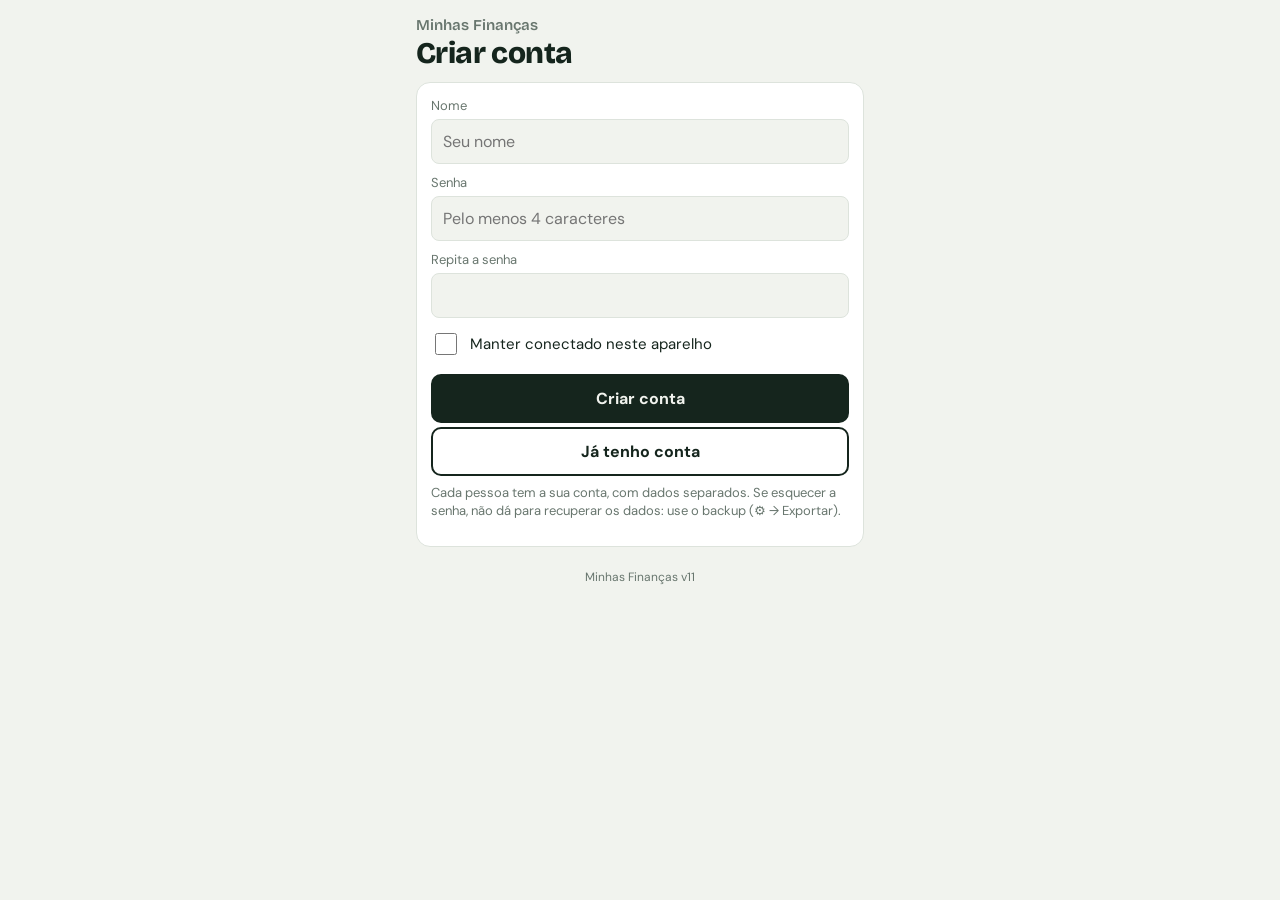
<file: minhas-financas-v11.html>
<!DOCTYPE html>
<html lang="pt-BR">
<head>
<meta charset="utf-8">
<meta name="viewport" content="width=device-width, initial-scale=1, viewport-fit=cover">
<title>Minhas Finanças v11</title>
<meta name="theme-color" content="#1F8A55">
<meta name="description" content="Controle de gastos por voz, com velocímetro de saldo.">
<link rel="manifest" href="manifest.json">
<link rel="icon" href="icon.svg" type="image/svg+xml">
<link rel="apple-touch-icon" href="icon.svg">
<meta name="apple-mobile-web-app-capable" content="yes">
<meta name="mobile-web-app-capable" content="yes">
<meta name="apple-mobile-web-app-title" content="Finanças">
<link href="https://fonts.googleapis.com/css2?family=Bricolage+Grotesque:wght@600;800&family=DM+Sans:wght@400;500;700&display=swap" rel="stylesheet">
<style>
:root{--bg:#F1F3EE;--card:#FFFFFF;--ink:#15251D;--mute:#68766E;--line:#DDE3DC;--pos:#1F8A55;--neg:#D6403A;--mid:#D99A12;--rec:#1F8A55;--uti:#2F6FDB;--des:#8E1B3C;--gua:#7B847F;--sem:#B9C1BC;--btn:#15251D;--btnt:#F1F3EE}
@media (prefers-color-scheme:dark){:root:not([data-theme="light"]){--bg:#0F1814;--card:#18251E;--ink:#EDF2EC;--mute:#93A399;--line:#263830;--pos:#3DBB7A;--neg:#EF6A63;--mid:#EBB63E;--rec:#3DBB7A;--uti:#6AA0FF;--des:#C73E62;--gua:#A9B2AD;--sem:#5F6F66;--btn:#EDF2EC;--btnt:#0F1814}}
:root[data-theme="dark"]{--bg:#0F1814;--card:#18251E;--ink:#EDF2EC;--mute:#93A399;--line:#263830;--pos:#3DBB7A;--neg:#EF6A63;--mid:#EBB63E;--rec:#3DBB7A;--uti:#6AA0FF;--des:#C73E62;--gua:#A9B2AD;--sem:#5F6F66;--btn:#EDF2EC;--btnt:#0F1814}
*{box-sizing:border-box}
html{-webkit-text-size-adjust:100%}
body{margin:0;background:var(--bg);color:var(--ink);font-family:'DM Sans',system-ui,sans-serif;font-size:16px;line-height:1.4;padding-top:env(safe-area-inset-top,0px);padding-bottom:env(safe-area-inset-bottom,0px)}
main{max-width:480px;margin:0 auto;padding:16px 16px 80px}
h1{font:600 15px 'Bricolage Grotesque',sans-serif;margin:0 0 4px;color:var(--mute)}
.saldo{font:800 46px/1.05 'Bricolage Grotesque',sans-serif;letter-spacing:-.02em;margin:0}
.saldo.neg{color:var(--neg)}
.sub{color:var(--mute);font-size:14px;margin:4px 0 14px}
.bar{display:flex;height:12px;border-radius:6px;overflow:hidden;background:var(--line)}
.bar i{display:block;height:100%}
.tot{display:grid;gap:8px;margin:12px 0 20px}
.tot div{background:var(--card);border:1px solid var(--line);border-radius:10px;padding:10px;min-width:0}
.tot b{display:block;font:700 16px 'Bricolage Grotesque',sans-serif}
.tot span{font-size:12px;color:var(--mute)}
.dot{display:inline-block;width:10px;height:10px;border-radius:50%;margin-right:6px}
.form{background:var(--card);border:1px solid var(--line);border-radius:14px;padding:14px;margin-bottom:22px}
.hint{font-size:13px;color:var(--mute);margin:8px 0 12px}
label{display:block;font-size:13px;color:var(--mute);margin:10px 0 4px}
input{width:100%;padding:11px;border-radius:8px;border:1px solid var(--line);background:var(--bg);color:var(--ink);font:16px 'DM Sans',sans-serif}
input[type=checkbox]{width:22px;height:22px;flex:none;accent-color:var(--pos)}
input[type=date]{min-height:46px}
.chk{display:flex;align-items:center;gap:10px;margin:12px 0 0;font-size:15px;color:var(--ink)}
.campo{display:flex;gap:8px;align-items:stretch}
.campo input{flex:1;min-width:0}
.mic{flex:none;width:52px;border:0;border-radius:10px;background:var(--btn);color:var(--btnt);font-size:22px;cursor:pointer;line-height:1}
.mic[hidden]{display:none}
.mic.on{background:var(--neg);color:#fff;animation:pulsa 1s ease-in-out infinite}
@keyframes pulsa{50%{opacity:.65}}
.add{margin-top:4px;width:100%;border:2px solid var(--ink);background:transparent;color:var(--ink);border-radius:10px;padding:12px;font:700 16px 'DM Sans',sans-serif;cursor:pointer}
.add.pri{background:var(--ink);color:var(--bg)}
.add:disabled{opacity:.45;cursor:default}
h2{font:800 18px 'Bricolage Grotesque',sans-serif;margin:0 0 8px}
.it{display:flex;align-items:center;gap:10px;padding:11px 0;border-bottom:1px solid var(--line)}
.it .c{width:26px;height:26px;border-radius:50%;border:0;flex:none;cursor:pointer}
.it .t{flex:1;min-width:0}
.it .t b{display:block;font-weight:500;overflow:hidden;text-overflow:ellipsis;white-space:nowrap}
.it .t small{color:var(--mute);font-size:12px}
.it .v{font:700 16px 'Bricolage Grotesque',sans-serif;white-space:nowrap}
.it .x{border:0;background:none;color:var(--mute);font-size:22px;cursor:pointer;padding:10px 8px;min-width:44px;min-height:44px}
.vazio{color:var(--mute);padding:14px 0}
.top{display:flex;align-items:center;gap:6px;max-width:480px;margin:0 auto;padding:12px 16px 0}
.top[hidden]{display:none}
.dots{display:flex;align-items:center}
.dots button{width:30px;height:44px;border:0;background:transparent;cursor:pointer;padding:0;display:flex;align-items:center;justify-content:center}
.dots button i{display:block;width:10px;height:10px;border-radius:50%;background:var(--line);transition:all .2s}
.dots button[aria-selected="true"] i{width:24px;border-radius:6px;background:var(--ink)}
#ptit{flex:1;font:800 18px 'Bricolage Grotesque',sans-serif;padding-left:6px}
.eng{flex:none;width:44px;height:44px;border-radius:50%;border:2px solid var(--line);background:transparent;color:var(--mute);font-size:20px;cursor:pointer}
.pg{display:none;min-width:0}
.pg.on{display:block;animation:entra .25s ease}
@keyframes entra{from{opacity:0;transform:translateX(var(--de,24px))}to{opacity:1;transform:none}}
@media (prefers-reduced-motion:reduce){.pg.on,.mic.on,.toast{animation:none}}
.ring{display:flex;justify-content:center;margin:4px 0 2px}
.ring svg{width:230px;height:230px}
.rl{font:500 12px 'DM Sans',sans-serif;fill:var(--mute)}
.rv{font:800 21px 'Bricolage Grotesque',sans-serif;fill:var(--ink)}
.cats{display:grid;grid-template-columns:repeat(4,minmax(0,1fr));gap:6px;margin-top:6px}
.cat{display:flex;flex-direction:column;align-items:center;justify-content:center;gap:5px;padding:9px 2px;min-height:58px;border-radius:12px;border:2px solid var(--line);background:var(--bg);color:var(--ink);font:700 12px 'DM Sans',sans-serif;cursor:pointer}
.cat .dot{margin:0;width:16px;height:16px}
.cat:active{transform:scale(.97)}
.cat:disabled{opacity:.5;cursor:default}
.gauge{background:var(--card);border:1px solid var(--line);border-radius:14px;padding:8px;margin:0 0 12px;text-align:center;overflow:hidden}
/* Todos os painéis usam o mesmo quadrado compacto */
.gauge-viewport{min-width:0;height:248px;overflow:hidden;touch-action:pan-y}
.gauge-slide{display:none;text-align:left;animation:entra .22s ease;height:248px;overflow-y:auto;overscroll-behavior:contain;padding:2px 4px;scrollbar-width:thin}
.gauge-slide.active{display:block}
.gauge-slide:first-child{text-align:center;overflow:hidden}
.gauge-slide h1{margin:2px 4px 5px;font-size:13px}
.gauge-slide h2{font-size:15px;margin:3px 0 5px}
.gauge-slide .form{margin:6px 0;padding:8px}
.gauge-slide .gcard{margin:5px 0;padding:8px}
.gauge-slide .sub{font-size:12px;margin:2px 0 6px}
.gauge-slide .hint{font-size:11px;margin:4px 0 6px}
.gauge-slide .it{padding:5px 0;gap:7px}
.gauge-slide .it .c{width:18px;height:18px}
.gauge-slide .it .v{font-size:13px}
.gauge-slide .it .t b{font-size:13px}
.gauge-slide .it .t small{font-size:10px}
#pg1 .gauge svg{max-width:290px}
#gaugeEntries .entry-total{text-align:left}
#gaugeEntries .entry-total .dl{font-size:12px;color:var(--mute)}
#gaugeSaved .saldo{font-size:clamp(24px,7vw,32px)}
#gaugeSaved .gcard .sub{margin-bottom:0}
.gauge-nav{display:flex;align-items:center;justify-content:space-between;gap:8px;margin-top:6px;padding-top:6px;border-top:1px solid var(--line)}
.gauge-nav button{display:flex;align-items:center;justify-content:center;gap:5px;min-width:36px;min-height:34px;border:1px solid var(--line);border-radius:999px;background:var(--bg);color:var(--ink);font-size:18px;cursor:pointer}
.gauge-nav .gauge-name{flex:1;text-align:center;font-size:13px;font-weight:700;color:var(--mute)}
.gauge-dots{display:flex;justify-content:center;gap:5px;margin-top:5px}
.gauge-dots i{width:6px;height:6px;border-radius:50%;background:var(--line)}
.gauge-dots i.active{width:18px;border-radius:5px;background:var(--pos)}
.gauge svg{width:100%;max-width:340px;height:auto;display:block;margin:0 auto}
.gz{fill:none;stroke-width:22}
.gl{font:500 12px 'DM Sans',sans-serif;fill:var(--mute)}
.gv{font:800 20px 'Bricolage Grotesque',sans-serif;fill:var(--ink)}
.gs{font-size:14px;font-weight:500;margin:6px 8px 0}
.swhint{font-size:12px;color:var(--mute);text-align:center;margin:0 0 14px}
.duo{display:grid;grid-template-columns:1fr 1fr;gap:8px;margin:2px 0 12px}
.duo>div{background:var(--card);border:1px solid var(--line);border-radius:14px;padding:10px 12px;min-width:0}
.duo .dl{font-size:12px;color:var(--mute);font-weight:500}
.duo .saldo{font-size:clamp(22px,7vw,30px);margin-top:2px;white-space:nowrap}
.duo .gasto{color:var(--des)}
.summary-grid>div{padding:10px 11px}
.summary-grid>div:nth-child(n+3){padding:8px 11px}
.mini-value{font:800 22px/1.15 'Bricolage Grotesque',sans-serif;margin:3px 0 0;white-space:nowrap;color:var(--ink)}
.entry-total{padding:7px 4px 10px;margin-bottom:8px;border-bottom:1px solid var(--line)}
.entry-total .saldo{font-size:clamp(25px,7vw,32px);margin-top:2px}
.gcard{background:var(--card);border:1px solid var(--line);border-radius:14px;padding:16px;margin:4px 0 12px;text-align:center}
.gcard .dl{font-size:13px;color:var(--mute);font-weight:500}
.gcard .saldo{margin-top:4px;color:var(--ink)}
.cfg{background:var(--card);border:1px solid var(--line);border-radius:14px;padding:14px;margin:0 0 18px}
.cfg[hidden]{display:none}
.cfg h2{margin-bottom:4px}
.cfg .add{margin-top:10px}
.cfg .msg{font-size:13px;color:var(--mute);margin:8px 0 0}
.cfg p{margin:4px 0}
.cfg hr{border:0;border-top:1px solid var(--line);margin:16px 0}
.perigo{border-color:var(--neg);color:var(--neg)}
.crow{display:grid;grid-template-columns:1fr 112px 44px;gap:6px;margin-top:8px;align-items:center}
.crow .x{border:0;background:none;color:var(--mute);font-size:22px;cursor:pointer;min-height:44px}
.row2{display:grid;grid-template-columns:1fr 1fr;gap:10px}
.chips{display:flex;flex-wrap:wrap;gap:8px;margin-top:2px}
.chip{display:inline-flex;align-items:center;gap:6px;padding:9px 12px;border-radius:999px;border:1px solid var(--line);background:var(--bg);color:var(--ink);font:500 14px 'DM Sans',sans-serif;cursor:pointer;max-width:100%}
.chip .dot{margin:0;flex:none}
.chip span{overflow:hidden;text-overflow:ellipsis;white-space:nowrap}
.chip:active{transform:scale(.97)}
#atalhos{margin-bottom:12px}
#atalhos[hidden]{display:none}
.toast{position:fixed;left:50%;transform:translateX(-50%);top:calc(66px + env(safe-area-inset-top,0px));width:calc(100% - 32px);max-width:440px;display:flex;align-items:center;gap:10px;background:var(--ink);color:var(--bg);border-radius:12px;padding:12px 14px;font-size:14px;box-shadow:0 6px 24px rgba(0,0,0,.25);z-index:20;animation:sobe .2s ease}
.toast[hidden]{display:none}
.toast span{flex:1;min-width:0}
.toast button{border:0;background:transparent;color:var(--bg);font:700 14px 'DM Sans',sans-serif;text-decoration:underline;cursor:pointer;padding:6px 4px;min-height:36px}
.toast button[hidden]{display:none}
@keyframes sobe{from{opacity:0;transform:translate(-50%,-10px)}to{opacity:1;transform:translate(-50%,0)}}
.ir{display:flex;align-items:center;gap:10px;padding:10px 0;border-bottom:1px solid var(--line)}
.ir.off{opacity:.55}
.ir .t{flex:1;min-width:0}
.ir .t b{display:block;font-weight:500;overflow:hidden;text-overflow:ellipsis;white-space:nowrap}
.ir .t small{color:var(--mute);font-size:12px}
.ir .v{font:700 15px 'Bricolage Grotesque',sans-serif;white-space:nowrap}
.ir .v.pos{color:var(--pos)}
.ir label{margin:0;display:flex;align-items:center}
.ver{font-size:12px;color:var(--mute);text-align:center;margin:18px 0 0}
button:focus-visible,input:focus-visible{outline:3px solid var(--mid);outline-offset:2px}
</style>
</head>
<body>
<div class="top" id="top" hidden>
<nav class="dots" aria-label="Navegação principal">
<button type="button" id="t1" aria-label="Principal" aria-selected="true"><i></i></button>
<button type="button" id="t2" aria-label="Histórico" aria-selected="false"><i></i></button>
</nav>
<span id="ptit">Principal · Gastos</span>
<button type="button" class="eng" id="eng" aria-label="Configurações" title="Configurações" aria-expanded="false">⚙</button>
</div>

<div id="pages">
<!-- ============ GASTOS ============ -->
<section class="pg" id="pg1">
<main>
<section class="cfg" id="cfg" hidden aria-label="Configurações">
<h2>Contas e saldo do mês</h2>
<p class="msg" style="margin-top:0">Informe o saldo de cada conta no começo do mês. O total vira o seu saldo do mês; o que entra soma e o que sai é descontado.</p>
<div id="contas"></div>
<button type="button" class="add" id="addc">+ Adicionar conta</button>
<div class="row2" style="margin-top:12px">
<div><label for="limy" style="margin-top:0">Amarelo abaixo de (R$)</label><input id="limy" inputmode="decimal"></div>
<div><label for="limr" style="margin-top:0">Vermelho abaixo de (R$)</label><input id="limr" inputmode="decimal"></div>
</div>
<button type="button" class="add pri" id="iniok">Salvar</button>
<p class="msg" id="inimsg"></p>
<hr>
<h2>Importar extrato</h2>
<p class="msg" style="margin-top:0">Envie o extrato do banco em OFX ou CSV. O que entrou vai para Recebidos, o que saiu vai para Gastos como “Sem categoria” (você classifica tocando na bolinha). Repetidos são pulados.</p>
<input type="file" id="arq" hidden>
<button class="add pri" id="escolhe" type="button">Escolher arquivo do extrato</button>
<label for="desde">Importar lançamentos a partir de</label>
<input type="date" id="desde">
<p class="msg" id="imsg"></p>
<div id="iprev" hidden>
<h2 style="margin-top:12px">Conferir antes de importar</h2>
<p class="sub" id="isum"></p>
<div id="implist"></div>
<button class="add pri" id="idoit" type="button" style="margin-top:14px">Importar selecionados</button>
</div>
<hr>
<h2>Backup</h2>
<p class="msg">Seus dados ficam só neste aparelho, protegidos pela sua senha. Exporte de vez em quando. O arquivo de backup não tem senha: guarde com cuidado.</p>
<button type="button" class="add" id="exp">Exportar backup (.json)</button>
<button type="button" class="add" id="impb">Importar backup</button>
<input type="file" id="imp" accept="application/json,.json" hidden>
<p class="msg" id="bkmsg"></p>
<hr>
<h2>Conta</h2>
<p class="msg" id="quem"></p>
<button type="button" class="add" id="sair">Sair</button>
<button type="button" class="add perigo" id="zera">Apagar meus dados e recomeçar</button>
<button type="button" class="add perigo" id="delc">Excluir minha conta</button>
<p class="ver" id="ver"></p>
</section>

<div class="duo summary-grid">
<div><span class="dl">Disponível</span><p class="saldo" id="saldo">R$ 0,00</p></div>
<div><span class="dl">Já gasto</span><p class="saldo gasto" id="gasto">R$ 0,00</p></div>
<div class="mini-total"><span class="dl">Entradas</span><p class="mini-value" id="entradasTotal">R$ 0,00</p></div>
<div class="mini-total"><span class="dl">Guardado</span><p class="mini-value" id="guardadoTotal">R$ 0,00</p></div>
</div>
<section class="gauge" id="gaugeCard" aria-label="Painel financeiro: deslize ou use as setas para alternar entre saldo, entradas e guardados">
<div class="gauge-viewport" id="gaugeViewport">
  <div class="gauge-slide active" data-gslide="0" aria-label="Velocímetro">
    <svg id="gauge" viewBox="-24 0 368 204" role="img" aria-label="Velocímetro do saldo"></svg>
    <p class="gs" id="gstat" aria-live="polite"></p>
  </div>
  <div class="gauge-slide" data-gslide="1" aria-label="Entradas" id="gaugeEntries"></div>
  <div class="gauge-slide" data-gslide="2" aria-label="Guardado" id="gaugeSaved"></div>
</div>
<div class="gauge-nav" aria-label="Mudar painel">
  <button type="button" id="gPrev" aria-label="Painel anterior" title="Painel anterior">‹</button>
  <span class="gauge-name" id="gaugeName">Visão geral</span>
  <button type="button" id="gNext" aria-label="Próximo painel" title="Próximo painel">›</button>
</div>
<div class="gauge-dots" aria-hidden="true"><i class="active"></i><i></i><i></i></div>
</section>


<section class="form">
<div id="atalhos" hidden><label style="margin-top:0">Gastos frequentes · toque para lançar de novo</label><div class="chips" id="chips"></div></div>
<label for="frase" style="margin-top:0">Único campo de voz · entradas, saídas e guardados</label>
<div class="campo">
<input id="frase" placeholder="Ex.: gastei 12,50; recebi salário 100; guardar 50" autocomplete="off" enterkeyhint="done">
<button type="button" class="mic" id="mic1" aria-label="Falar o gasto" title="Falar o gasto">🎤</button>
</div>
<p class="hint" id="hint">Use este único microfone para tudo: “recebi salário 100”, “guardar 50” ou “padaria 12,50”. Entradas/recebimentos/ganhos falados são salvos automaticamente. Data e hora são registradas; a forma de pagamento é salva quando você a informa.</p>
<div class="cats" id="cats"></div>
</section>

<h2>Lançamentos</h2>
<div id="lista"></div>
</main>
</section>

<!-- ============ ENTRADAS ============ -->
<section class="pg" id="pg2">
<main>
<h1>Entradas</h1>
<div class="entry-total"><span class="dl">Total de entradas</span><p class="saldo" id="rtot">R$ 0,00</p></div>
<section class="form">
<label for="frase2" style="margin-top:0">Fale ou digite o recebido</label>
<div class="campo">
<input id="frase2" placeholder="Ex.: salário R$ 80,00 pix" autocomplete="off" enterkeyhint="done">
<button type="button" class="mic" id="mic2" aria-label="Falar o recebido" title="Falar o recebido">🎤</button>
</div>
<p class="hint" id="hint2">Toque no 🎤 e diga, por exemplo: “salário 80 pix”. O valor soma no seu saldo e é lançado sozinho (dá para desfazer). Data, hora e forma são anotadas sozinhas.</p>
<button class="add" id="add2" type="button">Salvar</button>
</section>
<h2>Entradas</h2>
<div id="lista2"></div>
</main>
</section>

<!-- ============ GUARDADOS ============ -->
<section class="pg" id="pg3">
<main>
<h1>Guardados</h1>
<div class="gcard"><span class="dl">Total guardado</span><p class="saldo" id="gtot">R$ 0,00</p><p class="sub" id="gsub" style="margin-bottom:0"></p></div>
<p class="hint">O que você guarda sai do saldo Disponível, mas não conta como gasto. Para guardar, fale o valor na primeira página e toque em Guardado.</p>
<h2>Valores guardados</h2>
<div id="lista3"></div>
</main>
</section>

<!-- ============ HISTÓRICO ============ -->
<section class="pg" id="pg4">
<main>
<h1>Minhas Finanças</h1>
<h2 style="margin-top:4px">Histórico completo</h2>
<p class="sub">Entradas, gastos e valores guardados em uma única lista.</p>
<div id="listaHist"></div>
</main>
</section>

<!-- ============ LOGIN ============ -->
<section class="pg" id="pga">
<main>
<h1>Minhas Finanças</h1>
<p class="saldo" style="font-size:30px;margin-bottom:12px" id="atit">Entrar</p>
<section class="form">
<label for="un" style="margin-top:0">Nome</label>
<input id="un" autocomplete="username" autocapitalize="words" placeholder="Seu nome">
<label for="up">Senha</label>
<input id="up" type="password" autocomplete="current-password" placeholder="Pelo menos 4 caracteres">
<div id="ucw" hidden><label for="up2">Repita a senha</label><input id="up2" type="password" autocomplete="new-password"></div>
<label class="chk"><input type="checkbox" id="ulem"> Manter conectado neste aparelho</label>
<p class="hint" id="umsg" role="alert"></p>
<button class="add pri" id="uok" type="button">Entrar</button>
<button class="add" id="usw" type="button">Criar conta</button>
<p class="hint" id="unote"></p>
</section>
<p class="ver" id="ver2"></p>
</main>
</section>

<!-- ============ PRIMEIRO USO ============ -->
<section class="pg" id="pgs">
<main>
<h1>Bem-vindo</h1>
<p class="saldo" style="font-size:30px" id="bemv">Minhas Finanças</p>
<p class="sub">Vamos começar. Qual era o saldo da conta no início do mês?</p>
<section class="form">
<label for="ini0" style="margin-top:0">Saldo (conta principal)</label>
<input id="ini0" inputmode="decimal" value="" placeholder="639,73" autocomplete="off">
<p class="hint" id="ini0msg">Depois, na engrenagem ⚙, você adiciona outras contas.</p>
<button class="add pri" id="ini0ok" type="button">Começar</button>
</section>
</main>
</section>
</div>

<div class="toast" id="toast" role="status" aria-live="polite" hidden><span id="tmsg"></span><button type="button" id="tund">Desfazer</button></div>

<script>
var VERSAO='v11';
var COR={rec:{n:'Entrada',v:'--rec'},uti:{n:'Útil',v:'--uti'},des:{n:'Desnecessário',v:'--des'},gua:{n:'Guardado',v:'--gua'},sem:{n:'Sem categoria',v:'--sem'}};
var st=null,uid=null,KEYC=null,users=[],wq=Promise.resolve();
function norm(i){var m={pos:'uti',neg:'des',mid:'gua'};if(m[i.cor])i.cor=m[i.cor];if(i.ent)i.cor='rec';else if(i.cor==='rec')i.ent=true;if(!COR[i.cor])i.cor='sem';i.val=Number(i.val)||0;i.desc=String(i.desc||'');i.pay=String(i.pay||'Não informada');i.d=String(i.d||hoje());i.t=String(i.t||'');i.ent=!!i.ent;return i}
function somaContas(o){return Math.round(o.contas.reduce(function(a,c){return a+(Number(c.saldo)||0)},0)*100)/100}
function migra(o){if(!Array.isArray(o.contas)||!o.contas.length)o.contas=[{id:1,nome:'Banco Inter',saldo:o.start}];
o.contas.forEach(function(c,k){c.id=c.id||k+1;c.nome=String(c.nome||'Conta '+(k+1));c.saldo=Number(c.saldo)||0});
o.lim=(o.lim&&o.lim.y>o.lim.r&&o.lim.r>=0)?{y:Number(o.lim.y),r:Number(o.lim.r)}:{y:400,r:100};
o.start=somaContas(o);o.items=(o.items||[]).map(norm);return o}
function brl(n){return n.toLocaleString('pt-BR',{style:'currency',currency:'BRL'})}
function fmt2(n){return n.toLocaleString('pt-BR',{minimumFractionDigits:2,maximumFractionDigits:2})}
function pad(n){return String(n).padStart(2,'0')}
function hoje(){var d=new Date();return d.getFullYear()+'-'+pad(d.getMonth()+1)+'-'+pad(d.getDate())}
function hora(){var d=new Date();return pad(d.getHours())+':'+pad(d.getMinutes())}
function dm(s){var p=s.split('-');return p[2]+'/'+p[1]}
function $(i){return document.getElementById(i)}

/* ---------- contas de usuário e criptografia ---------- */
function loadUsers(){try{var u=JSON.parse(localStorage.getItem('financas-users')||'[]');return Array.isArray(u)?u:[]}catch(e){return[]}}
function saveUsers(){localStorage.setItem('financas-users',JSON.stringify(users))}
function dkey(id){return 'financas-d-'+id}
function b64(buf){var a=new Uint8Array(buf),s='';for(var i=0;i<a.length;i++)s+=String.fromCharCode(a[i]);return btoa(s)}
function unb64(s){var b=atob(s),a=new Uint8Array(b.length);for(var i=0;i<b.length;i++)a[i]=b.charCodeAt(i);return a}
function derive(pw,salt,it){return crypto.subtle.importKey('raw',new TextEncoder().encode(pw),'PBKDF2',false,['deriveKey']).then(function(k){return crypto.subtle.deriveKey({name:'PBKDF2',salt:salt,iterations:it,hash:'SHA-256'},k,{name:'AES-GCM',length:256},false,['encrypt','decrypt'])})}
function enc(key,txt){var iv=crypto.getRandomValues(new Uint8Array(12));return crypto.subtle.encrypt({name:'AES-GCM',iv:iv},key,new TextEncoder().encode(txt)).then(function(ct){return{iv:b64(iv),ct:b64(ct)}})}
function dec(key,rec){return crypto.subtle.decrypt({name:'AES-GCM',iv:unb64(rec.iv)},key,unb64(rec.ct)).then(function(b){return new TextDecoder().decode(b)})}
function save(){if(!uid||!KEYC||!st)return;var snap=JSON.stringify(st),id=uid,k=KEYC;
wq=wq.then(function(){return enc(k,snap)}).then(function(r){try{localStorage.setItem(dkey(id),JSON.stringify(r))}catch(e){}}).catch(function(){})}
function addItem(it){st.items.push(it);save()}
function remove(id){st.items=st.items.filter(function(z){return z.id!==id});save()}
/* lembrar neste aparelho: guarda a chave (não extraível) no IndexedDB */
function idb(){return new Promise(function(ok,no){var r=indexedDB.open('financas',1);r.onupgradeneeded=function(){r.result.createObjectStore('s')};r.onsuccess=function(){ok(r.result)};r.onerror=function(){no()}})}
function idbSet(k,v){return idb().then(function(db){return new Promise(function(ok,no){var t=db.transaction('s','readwrite');t.objectStore('s').put(v,k);t.oncomplete=ok;t.onerror=no})})}
function idbGet(k){return idb().then(function(db){return new Promise(function(ok,no){var q=db.transaction('s').objectStore('s').get(k);q.onsuccess=function(){ok(q.result)};q.onerror=no})})}
function idbDel(k){return idb().then(function(db){return new Promise(function(ok){var t=db.transaction('s','readwrite');t.objectStore('s').delete(k);t.oncomplete=ok;t.onerror=ok})}).catch(function(){})}

/* ---------- telas: login, primeiro uso, app ---------- */
var cur=0,pg=[$('pg1'),$('pg2'),$('pg3')],tb=[$('t1'),$('t2')],TIT=['Gastos','Recebidos','Guardados'];
function tela(qual){['pg1','pg2','pg3','pg4','pga','pgs'].forEach(function(i){$(i).className='pg'});$(qual).className='pg on';$('top').hidden=(qual==='pga'||qual==='pgs');if(qual==='pg4'){$('t1').setAttribute('aria-selected','false');$('t2').setAttribute('aria-selected','true');$('ptit').textContent='Histórico'}window.scrollTo(0,0)}
function irPara(n,direto){n=Math.max(0,Math.min(2,n));if(n===cur&&!direto&&$('pg4').className.indexOf('on')<0)return;$('top').hidden=false;document.documentElement.style.setProperty('--de',n>cur?'24px':'-24px');cur=n;
pg.forEach(function(e,k){e.className='pg'+(k===n?' on':'')});['pg4','pga','pgs'].forEach(function(id){$(id).className='pg'});
$('t1').setAttribute('aria-selected','true');$('t2').setAttribute('aria-selected','false');$('ptit').textContent='Principal';window.scrollTo(0,0)}
function abreHistorico(){if(!st)return;['pg1','pg2','pg3','pga','pgs'].forEach(function(id){$(id).className='pg'});$('pg4').className='pg on';$('top').hidden=false;$('t1').setAttribute('aria-selected','false');$('t2').setAttribute('aria-selected','true');$('ptit').textContent='Histórico';window.scrollTo(0,0);renderHistorico()}
function renderHistorico(){var L=$('listaHist');if(!L||!st)return;L.innerHTML='';var arr=st.items.slice().sort(function(a,b){return (b.d||'').localeCompare(a.d||'')||(Number(b.id)||0)-(Number(a.id)||0)});if(!arr.length){L.innerHTML='<p class="vazio">Nenhum lançamento ainda.</p>';return}arr.forEach(function(i){var r=document.createElement('div');r.className='it';var c=document.createElement('span');c.className='c';c.style.display='inline-block';c.style.background='var('+(i.ent?'--rec':COR[i.cor].v)+')';var t=document.createElement('div');t.className='t';t.innerHTML='<b></b><small></small>';t.firstChild.textContent=i.desc;t.lastChild.textContent=dm(i.d)+(i.t?' · '+i.t:'')+' · '+i.pay+' · '+(i.ent?'Entrada':COR[i.cor].n);var v=document.createElement('div');v.className='v'+(i.ent?' pos':'');v.style.color='var('+(i.ent?'--pos':(i.cor==='gua'?'--gua':'--ink'))+')';v.textContent=(i.ent?'+ ':'− ')+brl(i.val);r.appendChild(c);r.appendChild(t);r.appendChild(v);L.appendChild(r)})}
function entra(){cur=-1;irPara(0,true);cfg.hidden=true;eng.setAttribute('aria-expanded','false');gaveta();render();$('quem').textContent='Conta: '+(users.filter(function(u){return u.id===uid})[0]||{nome:''}).nome}
var modo='login';
function authModo(m){modo=m;var novo=(m==='criar');$('atit').textContent=novo?'Criar conta':'Entrar';$('ucw').hidden=!novo;$('uok').textContent=novo?'Criar conta':'Entrar';$('usw').textContent=novo?'Já tenho conta':'Criar conta';
$('up').autocomplete=novo?'new-password':'current-password';$('umsg').textContent='';
var velho=false;try{velho=!!localStorage.getItem('financas-v1')}catch(e){}
$('unote').textContent=novo?(velho&&!users.length?'Seus lançamentos atuais deste aparelho serão levados para esta conta.':'Cada pessoa tem a sua conta, com dados separados. Se esquecer a senha, não dá para recuperar os dados: use o backup (⚙ → Exportar).'):'Esqueceu a senha? Não dá para recuperar. Crie uma nova conta e importe o seu backup.';
$('usw').hidden=false}
function mostraAuth(){st=null;uid=null;KEYC=null;users=loadUsers();var ult='';try{ult=localStorage.getItem('financas-ultimo')||''}catch(e){}
authModo(users.length?'login':'criar');$('un').value=ult;$('up').value='';$('up2').value='';tela('pga')}
function semCripto(msg){$('atit').textContent='Não dá para abrir aqui';$('umsg').textContent=msg||'Este navegador não oferece a proteção por senha. Abra o app pelo endereço https no Chrome atualizado.';$('uok').disabled=true;$('usw').hidden=true;$('un').disabled=true;$('up').disabled=true;tela('pga')}
function achaUser(nome){nome=nome.trim().toLowerCase();return users.filter(function(u){return u.nome.toLowerCase()===nome})[0]}
function carrega(){var raw=localStorage.getItem(dkey(uid));if(!raw){st=null;mostraSetup();return Promise.resolve()}
return dec(KEYC,JSON.parse(raw)).then(function(t){st=migra(JSON.parse(t));entra()})}
function lembrar(){if($('ulem').checked)return idbSet('sessao',{uid:uid,key:KEYC}).catch(function(){});return idbDel('sessao')}
$('uok').onclick=function(){var nome=$('un').value.trim(),pw=$('up').value,m=$('umsg'),b=this;
if(nome.length<2){m.textContent='Digite seu nome.';return}
if(pw.length<4){m.textContent='A senha precisa ter pelo menos 4 caracteres.';return}
b.disabled=true;m.textContent=modo==='criar'?'Criando conta...':'Entrando...';
var p;
if(modo==='criar'){
 if($('up2').value!==pw){m.textContent='As senhas não são iguais.';b.disabled=false;return}
 if(achaUser(nome)){m.textContent='Já existe uma conta com esse nome neste aparelho.';b.disabled=false;return}
 var salt=crypto.getRandomValues(new Uint8Array(16)),it=150000,k;
 p=derive(pw,salt,it).then(function(key){k=key;return enc(key,'ok')}).then(function(chk){
  var u={id:'u'+Date.now(),nome:nome,salt:b64(salt),it:it,chk:chk};users.push(u);saveUsers();uid=u.id;KEYC=k;
  var velho=null;if(users.length===1){try{velho=JSON.parse(localStorage.getItem('financas-v1')||'null')}catch(e){}}
  if(velho&&typeof velho.start==='number'&&Array.isArray(velho.items)){st=migra(velho);save();return wq.then(function(){return dec(KEYC,JSON.parse(localStorage.getItem(dkey(uid))))}).then(function(t){if(JSON.parse(t).items.length===st.items.length){try{localStorage.removeItem('financas-v1')}catch(e){}}})}
  st=null}).then(function(){try{localStorage.setItem('financas-ultimo',nome)}catch(e){}return lembrar()}).then(function(){if(st)entra();else mostraSetup()})
}else{
 var u=achaUser(nome);if(!u){m.textContent='Não achei essa conta neste aparelho. Confira o nome ou crie uma conta.';b.disabled=false;return}
 p=derive(pw,unb64(u.salt),u.it).then(function(key){return dec(key,u.chk).then(function(){return key},function(){return null})}).then(function(key){if(!key){m.textContent='Senha incorreta.';return}uid=u.id;KEYC=key;try{localStorage.setItem('financas-ultimo',u.nome)}catch(e){}return lembrar().then(carrega)})
}
p.catch(function(){m.textContent='Algo deu errado. Tente de novo.'}).then(function(){b.disabled=false})};
$('usw').onclick=function(){authModo(modo==='login'?'criar':'login')};
$('up').onkeydown=$('up2').onkeydown=$('un').onkeydown=function(e){if(e.key==='Enter'){e.preventDefault();$('uok').click()}};
function sairConta(){idbDel('sessao');mostraAuth()}
$('sair').onclick=sairConta;
var dArm=false,dTm=null;
$('delc').onclick=function(){var b=this;if(!dArm){dArm=true;b.textContent='Toque de novo: apaga a conta e os dados';dTm=setTimeout(function(){dArm=false;b.textContent='Excluir minha conta'},4000);return}
clearTimeout(dTm);dArm=false;b.textContent='Excluir minha conta';try{localStorage.removeItem(dkey(uid))}catch(e){}users=users.filter(function(u){return u.id!==uid});saveUsers();idbDel('sessao');mostraAuth()};

/* ---------- velocímetro ---------- */
var BASE_MIN=600,TOPO=0;
function gpt(f,r){var a=Math.PI*f;return[160+r*Math.cos(a),170-r*Math.sin(a)]}
function garc(f1,f2,r){var p=gpt(f1,r),q=gpt(f2,r);return'M'+p[0].toFixed(1)+' '+p[1].toFixed(1)+' A'+r+' '+r+' 0 0 1 '+q[0].toFixed(1)+' '+q[1].toFixed(1)}
function gauge(saldo){
var LIM_Y=st.lim.y,LIM_R=st.lim.r,mx=Math.max(BASE_MIN,Math.ceil(TOPO/100)*100,LIM_Y),fy=LIM_Y/mx,fr=LIM_R/mx,f=Math.max(0,Math.min(1,saldo/mx)),R=118;
var h='<path class="gz" stroke="var(--pos)" d="'+garc(1,fy,R)+'"/><path class="gz" stroke="var(--mid)" d="'+garc(fy,fr,R)+'"/><path class="gz" stroke="var(--neg)" d="'+garc(fr,0,R)+'"/>';
function lab(ff,t){var p=gpt(ff,R+24);return'<text class="gl" x="'+p[0].toFixed(1)+'" y="'+p[1].toFixed(1)+'" text-anchor="'+(p[0]<160?'end':'start')+'">'+t+'</text>'}
h+=lab(fy,'R$ '+Math.round(LIM_Y))+lab(fr,'R$ '+Math.round(LIM_R));
h+='<text class="gl" x="42" y="192" text-anchor="middle">R$ '+Math.round(mx)+'</text><text class="gl" x="278" y="192" text-anchor="middle">R$ 0</text>';
var n=gpt(f,96);
h+='<line x1="160" y1="170" x2="'+n[0].toFixed(1)+'" y2="'+n[1].toFixed(1)+'" stroke="var(--ink)" stroke-width="5" stroke-linecap="round"/><circle cx="160" cy="170" r="9" fill="var(--ink)"/>';
h+='<text class="gv" x="160" y="198" text-anchor="middle">'+brl(saldo)+'</text>';
$('gauge').innerHTML=h;
var g=$('gstat'),k,m;
if(saldo>=LIM_Y){k='--pos';m='Zona verde: tudo certo. Faltam '+brl(saldo-LIM_Y)+' para o amarelo.'}
else if(saldo>=LIM_R){k='--mid';m='Zona amarela: atenção ao que você gasta. Faltam '+brl(saldo-LIM_R)+' para o vermelho.'}
else{k='--neg';m=(saldo<0?'Saldo negativo. ':'')+'Perigo, pare de gastar! Restam só '+brl(Math.max(saldo,0))+' no mês, revise seus gastos.'}
g.textContent=m;g.style.color='var('+k+')'}

/* ---------- desenho das páginas ---------- */
function render(){
if(!st)return;
var saldo=st.start,g={rec:0,uti:0,des:0,gua:0,sem:0},tg=0,tgua=0;
st.items.forEach(function(i){if(i.ent){g.rec+=i.val;saldo+=i.val}else{saldo-=i.val;g[i.cor]+=i.val;if(i.cor==='gua')tgua+=i.val;else tg+=i.val}});
saldo=Math.round(saldo*100)/100;TOPO=st.start+g.rec;
var el=$('saldo');el.textContent=brl(saldo);el.className='saldo'+(saldo<0?' neg':'');
$('gasto').textContent=brl(tg);
gauge(saldo);
var nc=st.contas.length;$('entradasTotal').textContent=brl(g.rec);$('guardadoTotal').textContent=brl(tgua);
atalhos();
var cats=['uti','des'].concat(g.sem>0?['sem']:[]);
var bar=$('bar');bar.innerHTML='';
cats.forEach(function(k){if(tg>0&&g[k]>0){var b=document.createElement('i');b.style.width=(g[k]/tg*100)+'%';b.style.background='var('+COR[k].v+')';bar.appendChild(b)}});
var tot=$('tot');tot.innerHTML='';tot.style.gridTemplateColumns='repeat('+cats.length+',1fr)';
cats.forEach(function(k){var d=document.createElement('div');d.innerHTML='<b>'+brl(g[k])+'</b><span><i class="dot" style="background:var('+COR[k].v+')"></i>'+COR[k].n+'</span>';tot.appendChild(d)});
var gastos=st.items.filter(function(i){return !i.ent&&i.cor!=='gua'}),recs=st.items.filter(function(i){return i.ent}),guar=st.items.filter(function(i){return !i.ent&&i.cor==='gua'});
fill($('lista'),gastos,'Nenhum gasto ainda. Fale o primeiro gasto.');
fill($('lista2'),recs,'Nenhum recebido ainda.');
fill($('lista3'),guar,'Nada guardado ainda.');
renderHistorico();
$('rtot').textContent=brl(g.rec);
$('gtot').textContent=brl(tgua);$('gsub').textContent=guar.length+(guar.length===1?' valor guardado':' valores guardados')}
function anel(arr,total){
var C=2*Math.PI*80,h='<circle cx="100" cy="100" r="80" fill="none" stroke="var(--line)" stroke-width="22"/>',off=0;
if(total>0){arr.forEach(function(i,k){var len=i.val/total*C,g=arr.length>1?Math.min(3,len/3):0,d=Math.max(len-g,0.5);
h+='<circle cx="100" cy="100" r="80" fill="none" stroke="var(--rec)" stroke-opacity="'+(k%2?'0.55':'1')+'" stroke-width="22" stroke-dasharray="'+d.toFixed(2)+' '+(C-d).toFixed(2)+'" stroke-dashoffset="'+(-off).toFixed(2)+'" transform="rotate(-90 100 100)"/>';off+=len})}
h+='<text class="rl" x="100" y="92" text-anchor="middle">Total recebido</text><text class="rv" x="100" y="118" text-anchor="middle">'+brl(total)+'</text>';
$('rring').innerHTML=h}
function fill(L,arr,msg){L.innerHTML='';
if(!arr.length){L.innerHTML='<p class="vazio">'+msg+'</p>';return}
arr.slice().reverse().forEach(function(i){
var r=document.createElement('div');r.className='it';
var c=document.createElement('button');c.className='c';c.title=i.ent?COR.rec.n:'Trocar categoria';c.setAttribute('aria-label',i.ent?'Recebido':'Categoria: '+COR[i.cor].n+'. Toque para trocar');c.style.background='var('+COR[i.cor].v+')';
if(!i.ent)c.onclick=function(){var o=['sem','uti','des','gua'];i.cor=o[(o.indexOf(i.cor)+1)%4];save();render()};
var t=document.createElement('div');t.className='t';t.innerHTML='<b></b><small></small>';t.firstChild.textContent=i.desc;t.lastChild.textContent=dm(i.d)+(i.t?' · '+i.t:'')+' · '+i.pay+(i.ent?' · entrada':' · '+COR[i.cor].n);
var v=document.createElement('div');v.className='v';v.textContent=(i.ent?'+ ':'− ')+brl(i.val);
var x=document.createElement('button');x.className='x';x.textContent='×';x.setAttribute('aria-label','Apagar lançamento');x.title='Apagar lançamento';
var armed=false,tm=null;
x.onclick=function(){if(!armed){armed=true;x.textContent='Apagar?';x.style.color='var(--neg)';x.style.fontWeight='700';x.style.fontSize='14px';tm=setTimeout(function(){armed=false;x.textContent='×';x.style.color='';x.style.fontWeight='';x.style.fontSize=''},3000);return}clearTimeout(tm);remove(i.id);render()};
r.appendChild(c);r.appendChild(t);r.appendChild(v);r.appendChild(x);L.appendChild(r)})}

/* ---------- interpretação da frase (valor, forma, descrição) ---------- */
var NUM=/\d{1,3}(?:\.\d{3})+(?:,\d{1,2})?|\d+(?:[.,]\d{1,2})?/;
function toVal(k){return parseFloat(/^\d{1,3}(?:\.\d{3})+(?:,\d+)?$/.test(k)?k.replace(/\./g,'').replace(',','.'):k.replace(',','.'))}
function falado(t){
t=t.replace(/(\d+)\s*reais?\s*e\s*(\d{1,2})\s*(?:centavos?)?/gi,function(_,a,b){return a+','+(b.length===1?b+'0':b)});
t=t.replace(/(\d+)\s*v[ií]rgula\s*(\d{1,2})/gi,'$1,$2');
t=t.replace(/(\d+)\s*centavos?/gi,function(_,a){return '0,'+pad(+a)});
return t}
function fmtFrase(el){var t=falado(el.value),m=t.match(NUM);if(!m)return;var v=toVal(m[0]);if(!(v>=0))return;
var i=t.search(NUM),b=t.slice(0,i).replace(/r\$\s*$/i,'');if(b&&!/\s$/.test(b))b+=' ';
var o=b+'R$ '+v.toLocaleString('pt-BR',{minimumFractionDigits:2,maximumFractionDigits:2})+t.slice(i+m[0].length);if(o!==t)el.value=o}
function parse(t){
var low=falado(t).toLowerCase().trim(),pay='Não informada';
if(/\b(d[eé]bito)\b/.test(low))pay='Débito';
else if(/\b(cr[eé]dito)\b|cart[aã]o de cr[eé]dito/.test(low))pay='Crédito';
else if(/\b(pix)\b/.test(low))pay='Pix';
else if(/dinheiro|esp[eé]cie/.test(low))pay='Dinheiro';
else if(/transfer[eê]ncia|ted\b|doc\b/.test(low))pay='Transferência';
else if(/cart[aã]o/.test(low))pay='Cartão';
else if(/boleto/.test(low))pay='Boleto';
var m=low.match(NUM),v=m?toVal(m[0]):0;
var d=low.replace(/r\$/g,' ').replace(new RegExp(NUM.source,'g'),' ').replace(/(^|\s)(reais|real|pix|d[eé]bito|cr[eé]dito|cart[aã]o|dinheiro|esp[eé]cie|transfer[eê]ncia|ted|doc|boleto|via|por|no|na|em|com|de|do|da|gastei|gasto|paguei|pagar|recebi|recebido|recebida|recebidos|recebidas|recebimento|recebimentos|ganhei|ganho|ganhos|entrada|entradas|receita|receitas|rendimento|rendimentos|vendi|venda|vendas|faturei|guardar|guardado|guardada|guardados|guardadas|poupar|poupado|reservar|reservado|[uú]til|desnecess[aá]rio|desnecess[aá]ria)(?=\s|$)/g,' ').replace(/\s+/g,' ').trim();
d=d.charAt(0).toUpperCase()+d.slice(1);
var ent=/\b(receb\w*|entrada\w*|ganh\w*|sal[aá]rio|renda|receita\w*|rendimento\w*|vendi|venda|vendas|faturei)\b/.test(low);
return{desc:d,val:Math.round(v*100)/100,pay:pay,ent:ent}}

/* ---------- Gastos: campo + gavetas que salvam ---------- */
var hint=$('hint'),fr=$('frase'),ft=null;
function previa(){var r=parse(fr.value);if(!fr.value.trim())return;
if(r.ent){hint.textContent='Entrada identificada: '+(r.desc||'Recebido')+' · '+brl(r.val)+'. Ao falar, será salva automaticamente.';return}
if(/\b(guardar|guardado|guardada|poupar|poupado|reservar|reservado)\b/i.test(falado(fr.value))){hint.textContent='Valor para guardar identificado: '+brl(r.val)+'. Ao falar, será salvo como Guardado.';return}
hint.textContent=(r.val>0)?('Entendi: '+(r.desc||'Gasto')+' · '+brl(r.val)+' · '+r.pay+'. Para salvar uma saída, escolha Útil, Desnecessário ou Guardado.'):'Ainda não entendi o valor. Diga “padaria 12,50”, “recebi salário 100” ou “guardar 50”.'}
function salvarCat(k){fmtFrase(fr);var r=parse(fr.value);
if(!fr.value.trim()||!(r.val>0)){hint.textContent='Primeiro diga ou digite o valor, por exemplo “padaria 12,50 pix”.';return}
var entrada=(k==='rec')||r.ent;
var it={id:Date.now(),d:hoje(),t:hora(),desc:r.desc||(entrada?'Entrada':'Gasto'),val:r.val,pay:r.pay,cor:entrada?'rec':k,ent:entrada};addItem(it);
render();fr.value='';hint.textContent=(entrada?'Entrada salva: ':'Salvo: ')+it.desc+' · '+brl(it.val)+' · '+dm(it.d)+(it.t?' às '+it.t:'')+' · '+it.pay+(entrada?' · Entrada': ' · '+COR[k].n)+'. Campo liberado para o próximo lançamento.';toast((entrada?'Entrada: ':'Lançado: ')+it.desc+' · '+brl(it.val),it.id)}
fr.oninput=function(){clearTimeout(ft);ft=setTimeout(function(){fmtFrase(fr);previa()},1200)};
fr.onblur=function(){clearTimeout(ft);fmtFrase(fr);ft=setTimeout(previa,450)};
fr.onkeydown=function(e){if(e.key==='Enter'){e.preventDefault();clearTimeout(ft);fmtFrase(fr);var r=parse(fr.value);if(r.val>0&&r.ent){salvarCat('rec')}else{previa();fr.blur()}}};
function gaveta(){var w=$('cats');w.innerHTML='';
['rec','uti','des','gua'].forEach(function(k){var b=document.createElement('button');b.type='button';b.className='cat';b.setAttribute('aria-label','Salvar como '+COR[k].n);
b.innerHTML='<i class="dot"></i><span></span>';b.firstChild.style.background='var('+COR[k].v+')';b.lastChild.textContent=COR[k].n;
b.onclick=function(){salvarCat(k)};w.appendChild(b)})}

/* ---------- Recebidos ---------- */
var fr2=$('frase2'),hint2=$('hint2'),ft2=null;
function parseR(t){var r=parse(t);r.ent=true;if(!r.desc)r.desc='Entrada';return r}
function previa2(){if(!fr2.value.trim())return;var r=parseR(fr2.value);hint2.textContent=r.val>0?('Entendi: '+r.desc+' · '+brl(r.val)+' · '+r.pay+' · hoje, '+hora()+'. Toque em Salvar.'):'Ainda não entendi o valor. Diga algo como “salário 80 pix”.'}
function salvar2(){fmtFrase(fr2);var r=parseR(fr2.value);if(!(r.val>0)){hint2.textContent='Não entendi o valor. Diga, por exemplo, “salário 80 pix”.';return}
var it={id:Date.now(),d:hoje(),t:hora(),desc:r.desc,val:r.val,pay:r.pay,cor:'rec',ent:true};addItem(it);
render();fr2.value='';hint2.textContent='Salvo: '+r.desc+' · '+brl(r.val)+'. Pode lançar o próximo.';toast('Recebido: '+it.desc+' · '+brl(it.val),it.id);return it}
fr2.oninput=function(){clearTimeout(ft2);ft2=setTimeout(function(){fmtFrase(fr2);previa2()},1200)};
fr2.onblur=function(){clearTimeout(ft2);fmtFrase(fr2);ft2=setTimeout(previa2,450)};
fr2.onkeydown=function(e){if(e.key==='Enter'){e.preventDefault();clearTimeout(ft2);salvar2()}};
$('add2').onclick=salvar2;

/* ---------- microfone (Web Speech API) ---------- */
function mkMic(btn,input,hintEl,done){
var SR=window.SpeechRecognition||window.webkitSpeechRecognition;
if(!SR){btn.hidden=true;hintEl.textContent='Este navegador não tem reconhecimento de voz. Use o 🎤 do teclado do celular ou digite. '+hintEl.textContent;return}
var rec=null,on=false,erro=false;
btn.onclick=function(){
if(on){try{rec.stop()}catch(e){}return}
rec=new SR();rec.lang='pt-BR';rec.interimResults=true;rec.continuous=false;rec.maxAlternatives=1;erro=false;
rec.onstart=function(){on=true;btn.classList.add('on');btn.setAttribute('aria-label','Parar de ouvir');hintEl.textContent='Ouvindo... fale agora.'};
rec.onresult=function(e){var t='';for(var i=0;i<e.results.length;i++)t+=e.results[i][0].transcript;input.value=t};
rec.onerror=function(e){erro=true;
var m={'not-allowed':'O microfone está bloqueado. Libere nas permissões do site (cadeado ao lado do endereço) e tente de novo.','service-not-allowed':'O microfone está bloqueado. Libere nas permissões do site e tente de novo.','no-speech':'Não ouvi nada. Toque no 🎤 e fale de novo.','audio-capture':'Não encontrei um microfone neste aparelho.','network':'O reconhecimento de voz precisa de internet.'};
hintEl.textContent=m[e.error]||('Não consegui ouvir ('+e.error+'). Tente de novo.')};
rec.onend=function(){on=false;btn.classList.remove('on');btn.setAttribute('aria-label',btn.title);
if(input.value.trim()){input.value=falado(input.value);fmtFrase(input);done()}else if(!erro){hintEl.textContent='Não ouvi nada. Toque no 🎤 e fale de novo.'}};
try{rec.start()}catch(e){on=false;btn.classList.remove('on')}}}
function voz1(){
  fmtFrase(fr);var raw=falado(fr.value).toLowerCase(),r=parse(fr.value);
  if(!(r.val>0)){previa();return}
  if(r.ent){var ie={id:Date.now(),d:hoje(),t:hora(),desc:r.desc||'Entrada',val:r.val,pay:r.pay,cor:'rec',ent:true};addItem(ie);render();fr.value='';hint.textContent='Entrada salva: '+ie.desc+' · '+brl(ie.val)+' · '+dm(ie.d)+' às '+ie.t+' · '+ie.pay+'. Campo liberado para o próximo lançamento.';toast('Recebido: '+ie.desc+' · '+brl(ie.val),ie.id);return}
  if(/\b(guardar|guardado|guardada|poupar|poupado|reservar|reservado)\b/.test(raw)){salvarCat('gua');return}
  if(/\bdesnecess[aá]rio|desnecess[aá]ria\b/.test(raw)){salvarCat('des');return}
  if(/\b[uú]til\b/.test(raw)){salvarCat('uti');return}
  previa();
}
function voz2(){previa2();var r=parseR(fr2.value);if(r.val>0)salvar2()}
mkMic($('mic1'),fr,hint,voz1);
mkMic($('mic2'),fr2,hint2,voz2);

/* ---------- aviso com Desfazer ---------- */
var tt=null;
function toast(m,id){var t=$('toast'),b=$('tund');
$('tmsg').textContent=m;b.hidden=!id;
b.onclick=function(){(Array.isArray(id)?id:[id]).forEach(remove);render();t.hidden=true;clearTimeout(tt)};
t.hidden=false;clearTimeout(tt);tt=setTimeout(function(){t.hidden=true},6000)}

/* ---------- gastos frequentes ---------- */
function atalhos(){var box=$('chips'),mp={};
st.items.forEach(function(i){if(i.ent||(i.cor!=='uti'&&i.cor!=='des'))return;var k=i.desc.toLowerCase(),o=mp[k]||(mp[k]={n:0,last:i});o.n++;if(i.id>=o.last.id)o.last=i});
var arr=Object.keys(mp).map(function(k){return mp[k]}).sort(function(a,b){return b.n-a.n||b.last.id-a.last.id}).slice(0,4);
box.innerHTML='';$('atalhos').hidden=!arr.length;
arr.forEach(function(o){var l=o.last,b=document.createElement('button');b.type='button';b.className='chip';b.innerHTML='<i class="dot"></i><span></span>';
b.firstChild.style.background='var('+COR[l.cor].v+')';b.lastChild.textContent=l.desc+' · '+brl(l.val);
b.onclick=function(){var it={id:Date.now(),d:hoje(),t:hora(),desc:l.desc,val:l.val,pay:l.pay,cor:l.cor,ent:false};addItem(it);render();toast('Lançado: '+it.desc+' · '+brl(it.val),it.id)};
box.appendChild(b)})}

/* ---------- importar extrato (OFX / CSV) ---------- */
var imp={raw:[],rows:[]};
function lerTexto(buf){var t=new TextDecoder('utf-8').decode(buf);if(t.indexOf('\uFFFD')>-1||/CHARSET:\s*1252/i.test(t.slice(0,800)))t=new TextDecoder('windows-1252').decode(buf);return t.replace(/^\uFEFF/,'')}
function numBR(v,br){v=String(v).replace(/R\$|\s/g,'');if(!v)return NaN;var neg=/^\(.*\)$/.test(v)||v.indexOf('-')>-1;v=v.replace(/[()\-+]/g,'');
if(/,\d{1,2}$/.test(v))v=v.replace(/\./g,'').replace(',','.');else if(br&&/^\d{1,3}(\.\d{3})+$/.test(v))v=v.replace(/\./g,'');else v=v.replace(/,/g,'');
var n=parseFloat(v);return isNaN(n)?NaN:(neg?-n:n)}
function ent_(t){return t.replace(/&amp;/g,'&').replace(/&lt;/g,'<').replace(/&gt;/g,'>').replace(/&quot;/g,'"').replace(/&#39;|&apos;/g,"'")}
function parseOFX(t){var out=[];t.split(/<STMTTRN>/i).slice(1).forEach(function(b){b=b.split(/<\/STMTTRN>/i)[0];
function g(tag){var m=b.match(new RegExp('<'+tag+'>([^<\\r\\n]*)','i'));return m?ent_(m[1].trim()):''}
var dt=g('DTPOSTED').replace(/\D/g,'').slice(0,8),amt=numBR(g('TRNAMT')),memo=g('MEMO')||g('NAME');
if(dt.length<8||isNaN(amt))return;out.push({d:dt.slice(0,4)+'-'+dt.slice(4,6)+'-'+dt.slice(6,8),v:amt,m:memo,fit:g('FITID')})});return out}
function splitCsv(l,del){var o=[],c='',q=false;for(var i=0;i<l.length;i++){var ch=l[i];if(ch==='"'){if(q&&l[i+1]==='"'){c+='"';i++}else q=!q}else if(ch===del&&!q){o.push(c);c=''}else c+=ch}o.push(c);return o}
function isoData(x){x=String(x).trim();var m=x.match(/^(\d{2})\/(\d{2})\/(\d{4})/);if(m)return m[3]+'-'+m[2]+'-'+m[1];m=x.match(/^(\d{4})-(\d{2})-(\d{2})/);return m?m[0]:''}
function parseCSV(t){var lines=t.split(/\r?\n/).filter(function(l){return l.trim()}),hi=-1,i;
for(i=0;i<lines.length;i++){var lw=lines[i].toLowerCase();if(/data/.test(lw)&&/(valor|cr[eé]dito|entrada)/.test(lw)){hi=i;break}}
if(hi<0)return[];var del=lines[hi].indexOf(';')>-1?';':',',h=splitCsv(lines[hi],del).map(function(x){return x.trim().toLowerCase()});
var iD=-1,iV=-1,iC=-1,iDb=-1,txt=[];
h.forEach(function(c,k){if(iD<0&&/^data/.test(c))iD=k;else if(iV<0&&/^valor/.test(c))iV=k;else if(iC<0&&/^(cr[eé]dito|entrada)/.test(c))iC=k;else if(iDb<0&&/^(d[eé]bito|sa[ií]da)/.test(c))iDb=k;else if(/hist[oó]rico|descri|favorecido|benefici|^nome|lan[cç]amento/.test(c)&&!/saldo/.test(c))txt.push(k)});
if(iD<0||(iV<0&&iC<0&&iDb<0))return[];var out=[];
for(i=hi+1;i<lines.length;i++){var c=splitCsv(lines[i],del),d=isoData(c[iD]||'');if(!d)continue;var v;
if(iV>=0)v=numBR(c[iV],true);else{var a=numBR(c[iC]||'',true),b=numBR(c[iDb]||'',true);v=!isNaN(a)&&a!==0?Math.abs(a):(!isNaN(b)&&b!==0?-Math.abs(b):NaN)}
if(isNaN(v)||v===0)continue;var m='';txt.forEach(function(k){var x=(c[k]||'').trim();if(!x)return;if(!m)m=x;else if(m.toLowerCase().indexOf(x.toLowerCase())<0){if(x.toLowerCase().indexOf(m.toLowerCase())>-1)m=x;else m+=' · '+x}});
out.push({d:d,v:v,m:m,fit:''})}return out}
function limpaMemo(m){m=String(m||'').replace(/\b\d{3}\.\d{3}\.\d{3}-\d{2}\b/g,'').replace(/\b\d{2}\.\d{3}\.\d{3}\/\d{4}-\d{2}\b/g,'').replace(/[•*]{2,}[\d.\-*•]*/g,'').replace(/\b\d{8,}\b/g,'').replace(/\s*[-:]\s*$/,'').replace(/\s+/g,' ').trim();
var up=m.replace(/[^A-ZÀ-Ú]/g,'').length,lo=m.replace(/[^a-zà-ú]/g,'').length;
if(up>lo*2)m=m.toLowerCase().replace(/(^|[\s·\-:])([a-zà-ú])/g,function(_,a,b){return a+b.toUpperCase()});
if(m.length>48)m=m.slice(0,47)+'…';return m||'Lançamento'}
function payDe(m){var l=m.toLowerCase();if(/pix/.test(l))return'Pix';if(/d[eé]bito/.test(l))return'Débito';if(/cr[eé]dito/.test(l))return'Crédito';if(/boleto/.test(l))return'Boleto';if(/\bted\b|\bdoc\b|transfer/.test(l))return'Transferência';return'Extrato'}
function difDias(a,b){return Math.abs((new Date(a+'T12:00:00')-new Date(b+'T12:00:00'))/86400000)}
function analisa(){
var de=document.getElementById('desde').value||'0000-00-00',cents=function(v){return Math.round(Math.abs(v)*100)},usados={},seen={},byX={};
st.items.forEach(function(i){if(i.x)byX[i.x]=1});
imp.rows=imp.raw.map(function(r,k){var ent=r.v>0,desc=limpaMemo(r.m),x=r.fit?('f:'+r.fit):('h:'+r.d+'|'+cents(r.v)+'|'+(ent?'+':'-')+'|'+desc.toLowerCase());
var n=(seen[x]=(seen[x]||0)+1);if(n>1)x+='#'+n;
var row={d:r.d,val:Math.round(Math.abs(r.v)*100)/100,desc:desc,ent:ent,pay:payDe(r.m),cor:ent?'rec':'sem',x:x,st:'novo',on:true};
if(r.d<de){row.st='fora';row.on=false}
else if(byX[x]){row.st='rep';row.on=false}
else{var f=null;st.items.forEach(function(i){if(f||i.x||usados[i.id]||i.ent!==ent)return;if(cents(i.val)===cents(r.v)&&difDias(i.d,r.d)<=1)f=i});
if(f){usados[f.id]=1;row.st='rep';row.on=false}}
return row});
mostraImp()}
function mostraImp(){
var L=document.getElementById('implist');L.innerHTML='';
var nv=0,rp=0,fo=0;imp.rows.forEach(function(r){if(r.st==='rep')rp++;else if(r.st==='fora')fo++;else nv++});
imp.rows.forEach(function(r,k){var d=document.createElement('div');d.className='ir'+(r.on?'':' off');
var lb=document.createElement('label');var cb=document.createElement('input');cb.type='checkbox';cb.checked=r.on;cb.setAttribute('aria-label','Importar '+r.desc);cb.onchange=function(){r.on=cb.checked;mostraImp()};lb.appendChild(cb);
var t=document.createElement('div');t.className='t';t.innerHTML='<b></b><small></small>';t.firstChild.textContent=r.desc;
t.lastChild.textContent=dm(r.d)+' · '+r.pay+' · '+(r.ent?'entrada':COR[r.cor].n)+(r.st==='rep'?' · já lançado (provável repetido)':r.st==='fora'?' · antes da data inicial':'');
var v=document.createElement('div');v.className='v'+(r.ent?' pos':'');v.textContent=(r.ent?'+ ':'− ')+brl(r.val);
d.appendChild(lb);d.appendChild(t);d.appendChild(v);L.appendChild(d)});
var e=0,sd=0,ne=0,ns=0;imp.rows.forEach(function(r){if(!r.on)return;if(r.ent){e+=r.val;ne++}else{sd+=r.val;ns++}});
document.getElementById('isum').textContent=imp.rows.length+' no arquivo · '+nv+' novos · '+rp+' repetidos'+(fo?' · '+fo+' antes da data':'')+'. Selecionados: '+ne+' entradas (+'+brl(e)+') e '+ns+' saídas (−'+brl(sd)+').';
document.getElementById('iprev').hidden=!imp.rows.length;
document.getElementById('idoit').disabled=!(ne+ns)}
function abreExtrato(){var d=document.getElementById('desde');if(!d.value){var m=hoje().slice(0,8)+'01';st.items.forEach(function(i){if(i.d&&i.d<m)m=i.d});d.value=m}}
document.getElementById('escolhe').onclick=function(){document.getElementById('arq').click()};
document.getElementById('desde').onchange=function(){if(imp.raw.length)analisa()};
document.getElementById('arq').onchange=function(){var f=this.files[0],inp=this,m=document.getElementById('imsg');if(!f)return;
var r=new FileReader();r.onload=function(){try{var t=lerTexto(r.result),rows=/<STMTTRN>/i.test(t)?parseOFX(t):parseCSV(t);
if(!rows.length){imp.raw=[];imp.rows=[];document.getElementById('iprev').hidden=true;m.textContent='Não consegui ler lançamentos neste arquivo. Use o extrato em OFX ou CSV (não o PDF).';return}
imp.raw=rows;abreExtrato();var ds=rows.map(function(x){return x.d}).sort();m.textContent='Arquivo lido: '+rows.length+' lançamentos, de '+dm(ds[0])+' a '+dm(ds[ds.length-1])+'. Confira a lista abaixo.';analisa()}
catch(e){m.textContent='Não consegui ler este arquivo. Tente exportar de novo em OFX ou CSV.'}inp.value=''};r.readAsArrayBuffer(f)};
document.getElementById('idoit').onclick=function(){var ids=[],base=Date.now();
imp.rows.forEach(function(r,k){if(!r.on)return;var it={id:base+k,d:r.d,t:'',desc:r.desc,val:r.val,pay:r.pay,cor:r.cor,ent:r.ent,x:r.x};st.items.push(it);ids.push(it.id)});
if(!ids.length)return;save();render();imp.raw=[];imp.rows=[];document.getElementById('iprev').hidden=true;
document.getElementById('imsg').textContent='Importado: '+ids.length+' lançamentos. Veja em Gastos e Recebidos.';toast('Importados '+ids.length+' lançamentos',ids)};



/* ---------- painel lateral dentro do mesmo velocímetro ---------- */
var gaugeIndex=0;
function initGaugeCarousel(){
  var entries=$('pg2').querySelector('main'),saved=$('pg3').querySelector('main');
  var es=$('gaugeEntries'),ss=$('gaugeSaved');
  // O painel Entradas mostra somente os totais e a lista: o campo de voz é único e fica na Principal.
  if(entries){var voiceForm=entries.querySelector('.form');if(voiceForm)voiceForm.remove();while(entries.firstChild)es.appendChild(entries.firstChild)}
  if(saved){var saveHint=saved.querySelector('.hint');if(saveHint)saveHint.textContent='Este painel mostra os valores guardados. Para registrar um novo valor, use o único microfone da Principal e diga “guardar 50”.';while(saved.firstChild)ss.appendChild(saved.firstChild)}
  // Remove as páginas antigas: Entradas e Guardados passam a ser painéis internos.
  $('pg2').setAttribute('aria-hidden','true');$('pg3').setAttribute('aria-hidden','true');
  $('pg2').style.display='none';$('pg3').style.display='none';
  setGaugePanel(0);
}
function setGaugePanel(n){
  gaugeIndex=(n+3)%3;
  var slides=document.querySelectorAll('.gauge-slide'),dots=$('gaugeCard').querySelectorAll('.gauge-dots i');
  slides.forEach(function(el,i){el.classList.toggle('active',i===gaugeIndex);el.setAttribute('aria-hidden',i===gaugeIndex?'false':'true')});
  dots.forEach(function(el,i){el.classList.toggle('active',i===gaugeIndex)});
  $('gaugeName').textContent=['Visão geral','Entradas','Guardado'][gaugeIndex];
  $('gPrev').disabled=false;$('gNext').disabled=false;
}
$('gPrev').onclick=function(){setGaugePanel(gaugeIndex-1)};
$('gNext').onclick=function(){setGaugePanel(gaugeIndex+1)};
(function(){var sx=0,sy=0,card=$('gaugeCard');card.addEventListener('touchstart',function(e){sx=e.touches[0].clientX;sy=e.touches[0].clientY},{passive:true});card.addEventListener('touchend',function(e){var dx=e.changedTouches[0].clientX-sx,dy=e.changedTouches[0].clientY-sy;if(Math.abs(dx)>45&&Math.abs(dx)>Math.abs(dy)*1.3)setGaugePanel(gaugeIndex+(dx<0?1:-1))},{passive:true});
card.addEventListener('keydown',function(e){if(e.key==='ArrowRight')setGaugePanel(gaugeIndex+1);if(e.key==='ArrowLeft')setGaugePanel(gaugeIndex-1)});})();
/* ---------- navegação principal: apenas Principal e Histórico ---------- */
tb[0].onclick=function(){irPara(0)};tb[1].onclick=function(){abreHistorico()};
var sx=0,sy=0;
document.addEventListener('touchstart',function(e){sx=e.touches[0].clientX;sy=e.touches[0].clientY},{passive:true});
document.addEventListener('touchend',function(e){if(!st||$('top').hidden)return;var dx=e.changedTouches[0].clientX-sx,dy=e.changedTouches[0].clientY-sy;if($('pg4').className.indexOf('on')>=0&&Math.abs(dx)>60&&Math.abs(dx)>Math.abs(dy)*1.5&&dx>0)irPara(0)},{passive:true});

/* ---------- configurações, backup ---------- */
function lerReais(s){var m=String(s).match(NUM);if(!m)return NaN;return toVal(m[0])}
var cfg=$('cfg'),eng=$('eng');
function linhaConta(nome,saldo){var w=$('contas'),r=document.createElement('div');r.className='crow';
r.innerHTML='<input class="cn" aria-label="Nome da conta" placeholder="Nome da conta" autocomplete="off"><input class="cs" aria-label="Saldo no começo do mês" inputmode="decimal" placeholder="0,00" autocomplete="off"><button type="button" class="x" aria-label="Remover conta" title="Remover conta">×</button>';
r.children[0].value=nome;r.children[1].value=saldo;
r.children[2].onclick=function(){if(w.children.length<2){$('inimsg').textContent='Deixe pelo menos uma conta.';return}r.remove()};
r.children[1].onblur=function(){var v=lerReais(this.value);if(v>=0)this.value=fmt2(v)};
w.appendChild(r)}
function desenhaCfg(){$('contas').innerHTML='';st.contas.forEach(function(c){linhaConta(c.nome,fmt2(c.saldo))});
$('limy').value=fmt2(st.lim.y);$('limr').value=fmt2(st.lim.r);$('inimsg').textContent='';$('ver').textContent='Minhas Finanças '+VERSAO}
$('addc').onclick=function(){linhaConta('','')};
eng.onclick=function(){if(!st)return;var ab=cfg.hidden;cfg.hidden=!ab;eng.setAttribute('aria-expanded',ab?'true':'false');if(ab){if(cur!==0)irPara(0);desenhaCfg();abreExtrato();window.scrollTo(0,0)}};
$('iniok').onclick=function(){var m=$('inimsg'),rows=$('contas').children,cs=[],ok=true;
Array.prototype.forEach.call(rows,function(r,k){var v=lerReais(r.children[1].value);if(!(v>=0)){ok=false;return}cs.push({id:k+1,nome:(r.children[0].value||'').trim()||'Conta '+(k+1),saldo:Math.round(v*100)/100})});
if(!ok||!cs.length){m.textContent='Confira os saldos: digite valores como 639,73.';return}
var y=lerReais($('limy').value),rr=lerReais($('limr').value);
if(!(y>=0&&rr>=0&&y>rr)){m.textContent='O amarelo precisa ser maior que o vermelho (ex.: 400 e 100).';return}
st.contas=cs;st.lim={y:y,r:rr};st.start=somaContas(st);save();render();
m.textContent='Salvo. Saldo do mês: '+brl(st.start)+' em '+cs.length+(cs.length===1?' conta.':' contas.')};
$('exp').onclick=function(){var m=$('bkmsg');
try{var b=new Blob([JSON.stringify({app:'financas',versao:4,start:st.start,contas:st.contas,lim:st.lim,items:st.items},null,1)],{type:'application/json'});
var a=document.createElement('a');a.href=URL.createObjectURL(b);a.download='financas-backup-'+hoje()+'.json';document.body.appendChild(a);a.click();a.remove();setTimeout(function(){URL.revokeObjectURL(a.href)},2000);m.textContent='Backup gerado. Procure o arquivo em Downloads.'}
catch(e){m.textContent='Não consegui gerar o backup neste navegador.'}};
$('impb').onclick=function(){$('imp').click()};
$('imp').onchange=function(){var f=this.files[0],inp=this,m=$('bkmsg');if(!f)return;
var r=new FileReader();r.onload=function(){try{var o=JSON.parse(r.result);if(!o||typeof o.start!=='number'||!Array.isArray(o.items))throw 0;
if(!confirm('Substituir os dados atuais pelo backup ('+o.items.length+' lançamentos)?')){return}
st=migra({start:o.start,contas:o.contas,lim:o.lim,items:o.items.map(function(i,k){i.id=i.id||Date.now()+k;i.d=i.d||hoje();return i})});save();render();m.textContent='Backup importado: '+st.items.length+' lançamentos.'}catch(e){m.textContent='Arquivo inválido. Use um backup gerado por este app.'}inp.value=''};r.readAsText(f)};
var zArm=false,zTm=null;
$('zera').onclick=function(){var b=this;
if(!zArm){zArm=true;b.textContent='Toque de novo para apagar os dados';zTm=setTimeout(function(){zArm=false;b.textContent='Apagar meus dados e recomeçar'},4000);return}
clearTimeout(zTm);zArm=false;b.textContent='Apagar meus dados e recomeçar';
try{localStorage.removeItem(dkey(uid))}catch(e){}st=null;cfg.hidden=true;eng.setAttribute('aria-expanded','false');mostraSetup()};

/* ---------- primeiro uso ---------- */
function mostraSetup(){$('bemv').textContent='Olá, '+((users.filter(function(u){return u.id===uid})[0]||{nome:''}).nome||'');$('ini0').value='';tela('pgs')}
$('ini0ok').onclick=function(){
var v=lerReais($('ini0').value),m=$('ini0msg');
if(!(v>=0)){m.textContent='Digite um valor válido, por exemplo 639,73.';return}
st=migra({start:Math.round(v*100)/100,items:[]});save();entra()};
$('ini0').onkeydown=function(e){if(e.key==='Enter'){e.preventDefault();$('ini0ok').click()}};

/* ---------- início ---------- */
$('ver2').textContent='Minhas Finanças '+VERSAO;
initGaugeCarousel();
(function boot(){
var okStore=false;try{localStorage.setItem('_t','1');localStorage.removeItem('_t');okStore=true}catch(e){}
if(!okStore){semCripto('Esta tela de visualização bloqueia o armazenamento, então o app não funciona aqui. Abra pelo endereço do site, no Chrome: guilherme3co.github.io/financeiro');return}
if(!(window.crypto&&crypto.subtle&&window.TextEncoder)){semCripto();return}
users=loadUsers();gaveta();
idbGet('sessao').then(function(s){var u=s&&users.filter(function(x){return x.id===s.uid})[0];
 if(!u)throw 0;return dec(s.key,u.chk).then(function(){uid=u.id;KEYC=s.key;return carrega()})}).catch(function(){mostraAuth()})})();
if('serviceWorker' in navigator&&location.protocol.indexOf('http')===0){window.addEventListener('load',function(){navigator.serviceWorker.register('sw.js').catch(function(){})})}
</script>
</body>
</html>
</file>
